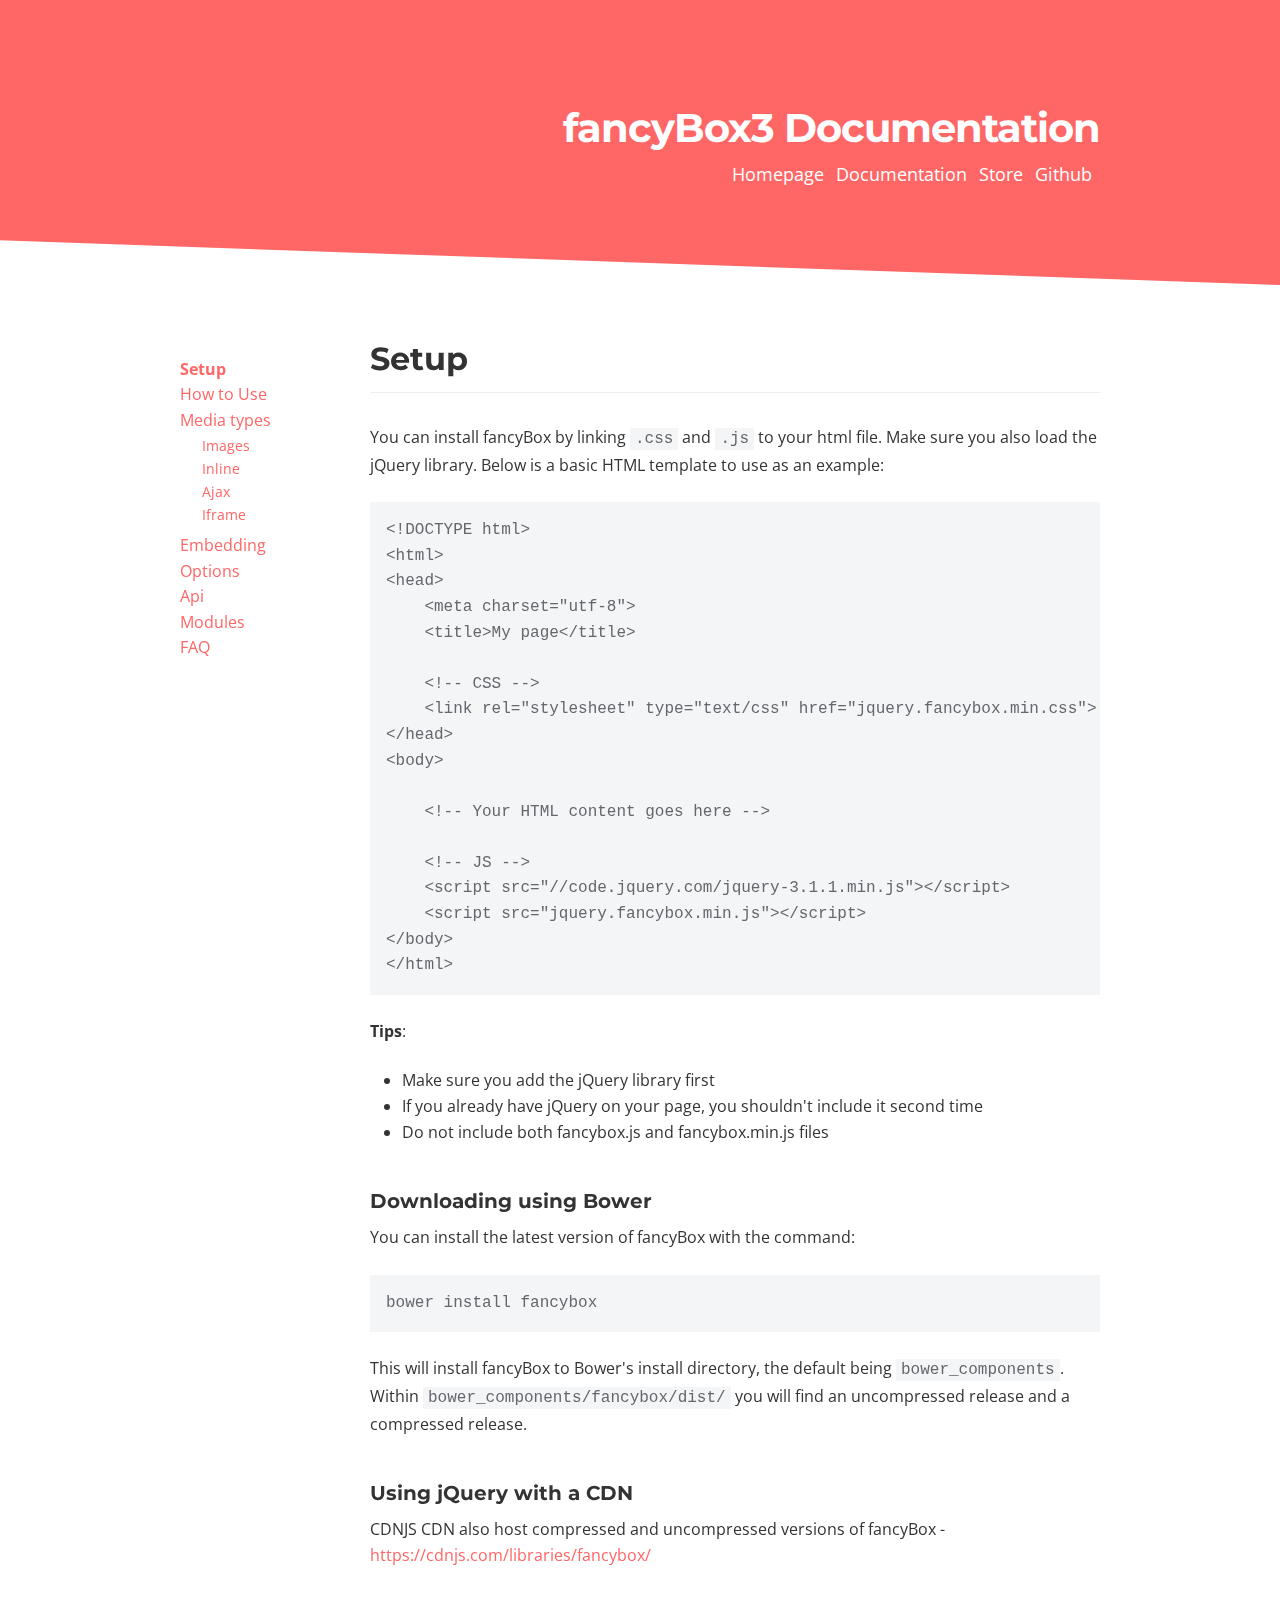
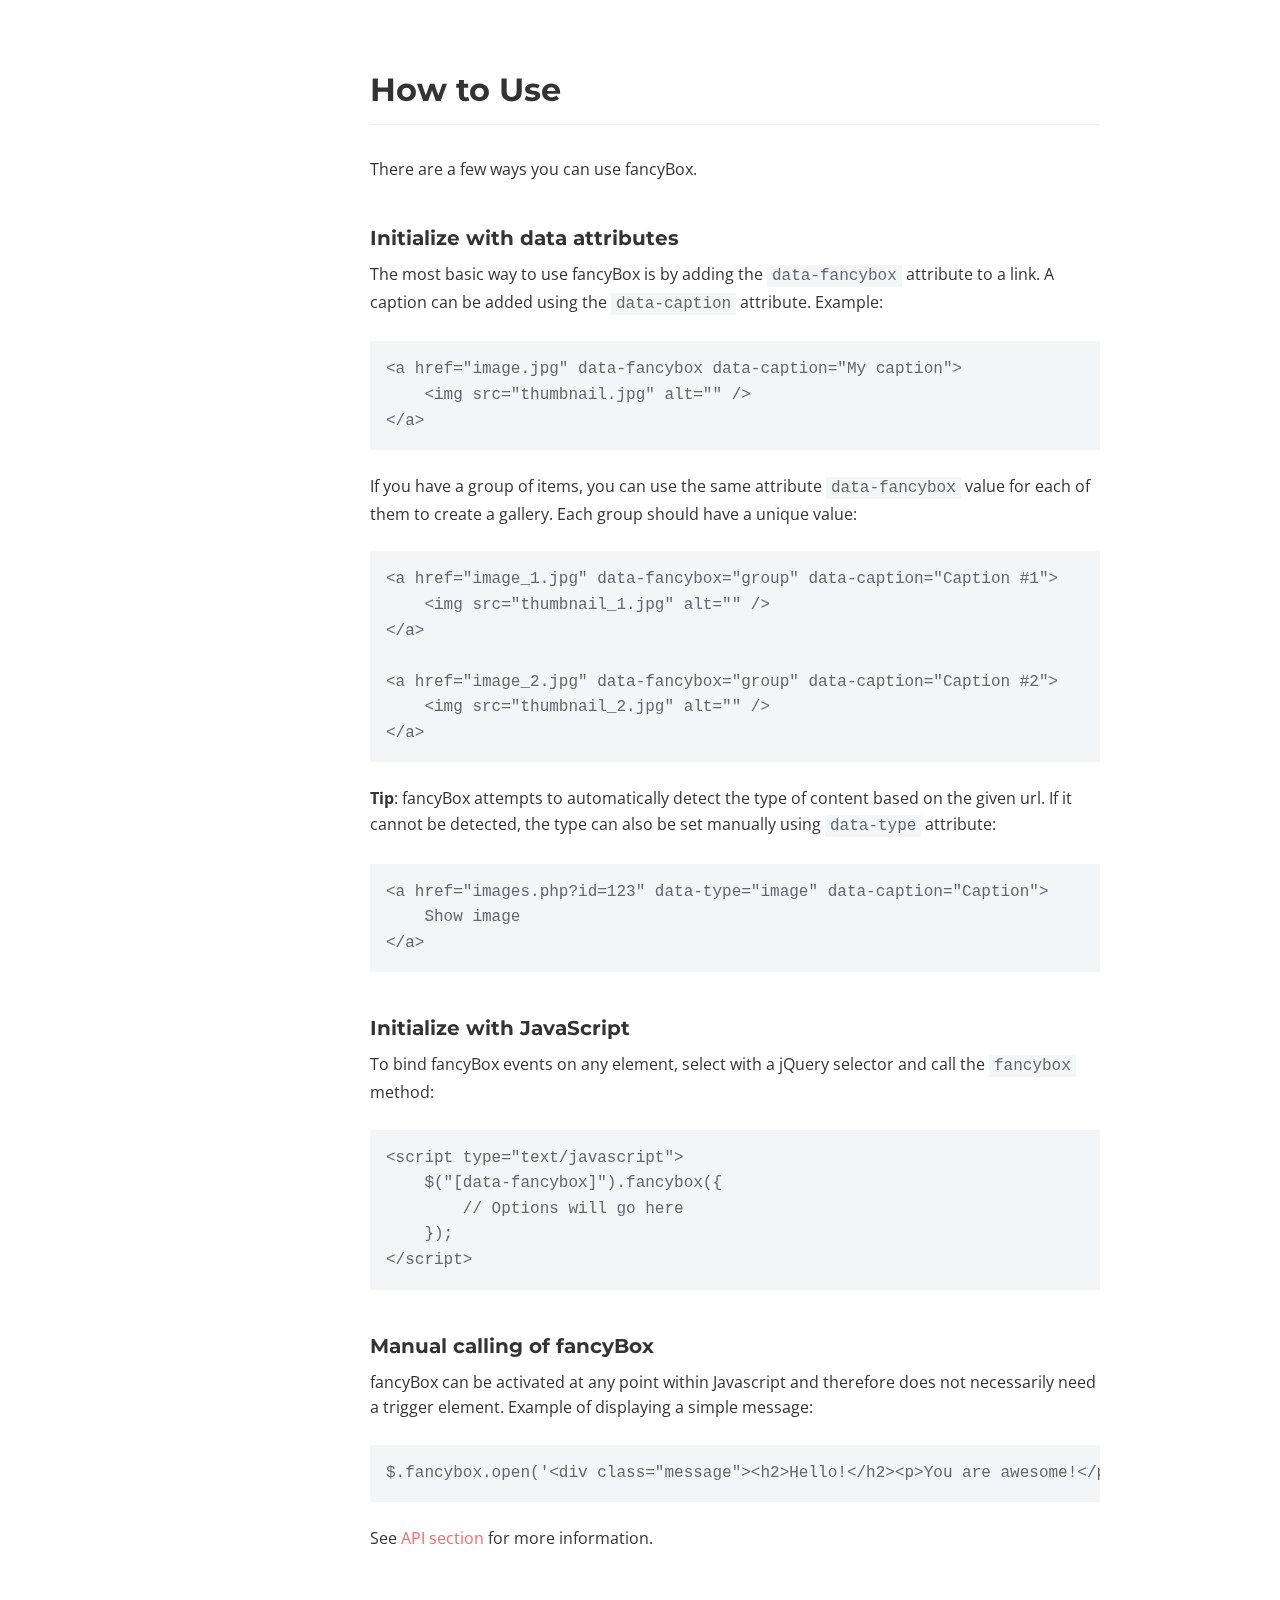
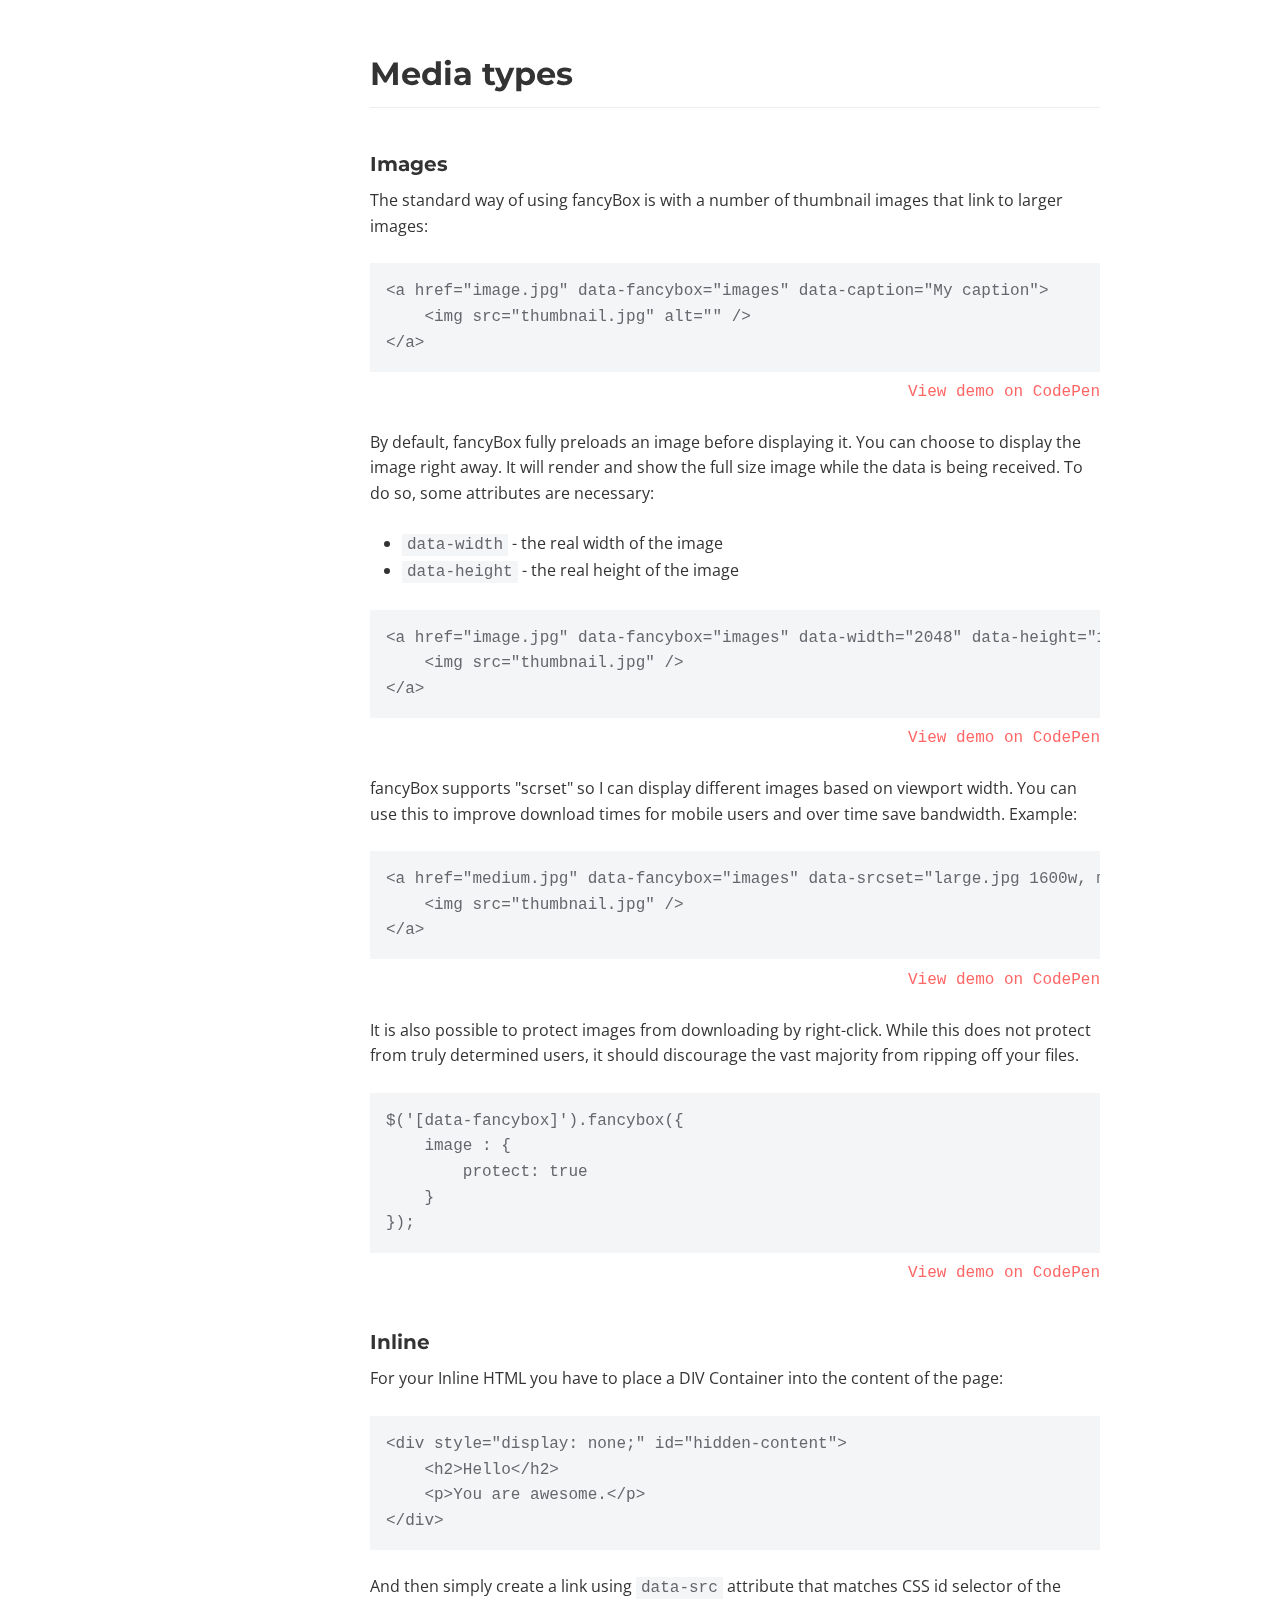
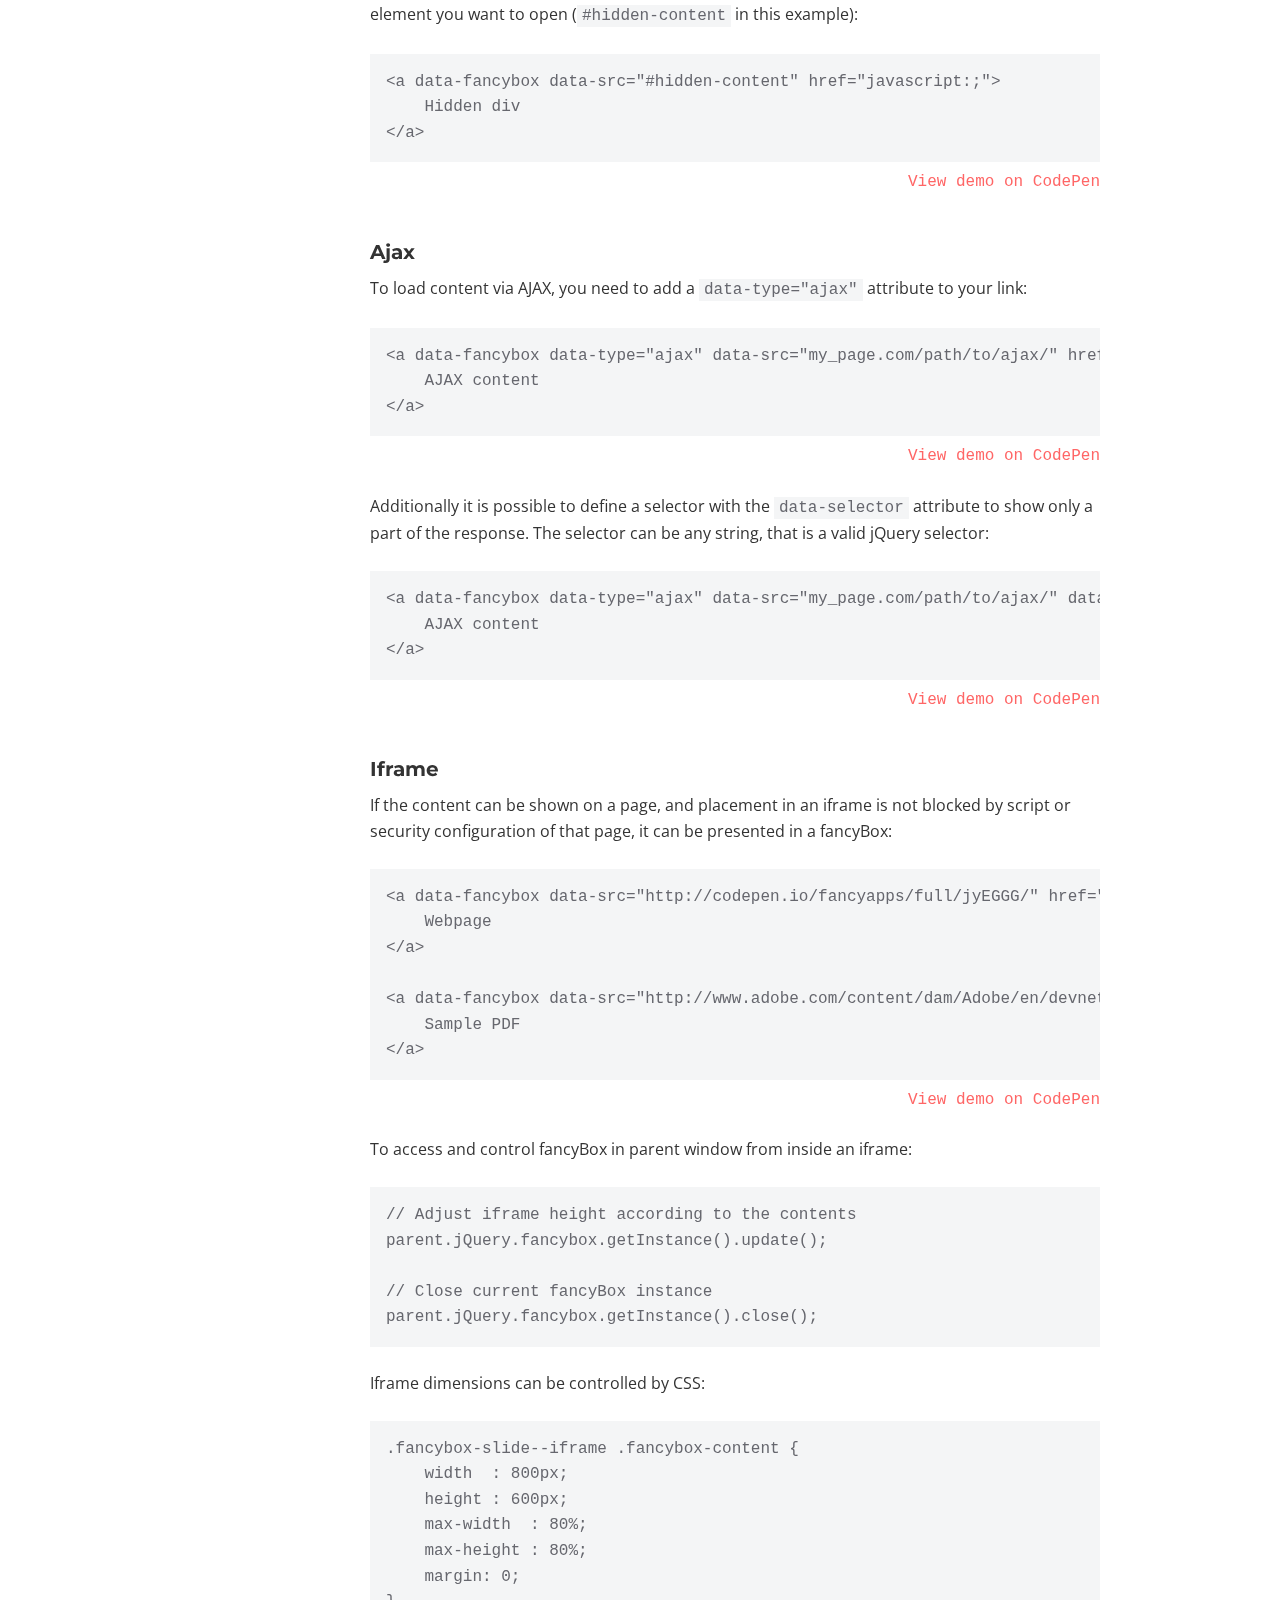
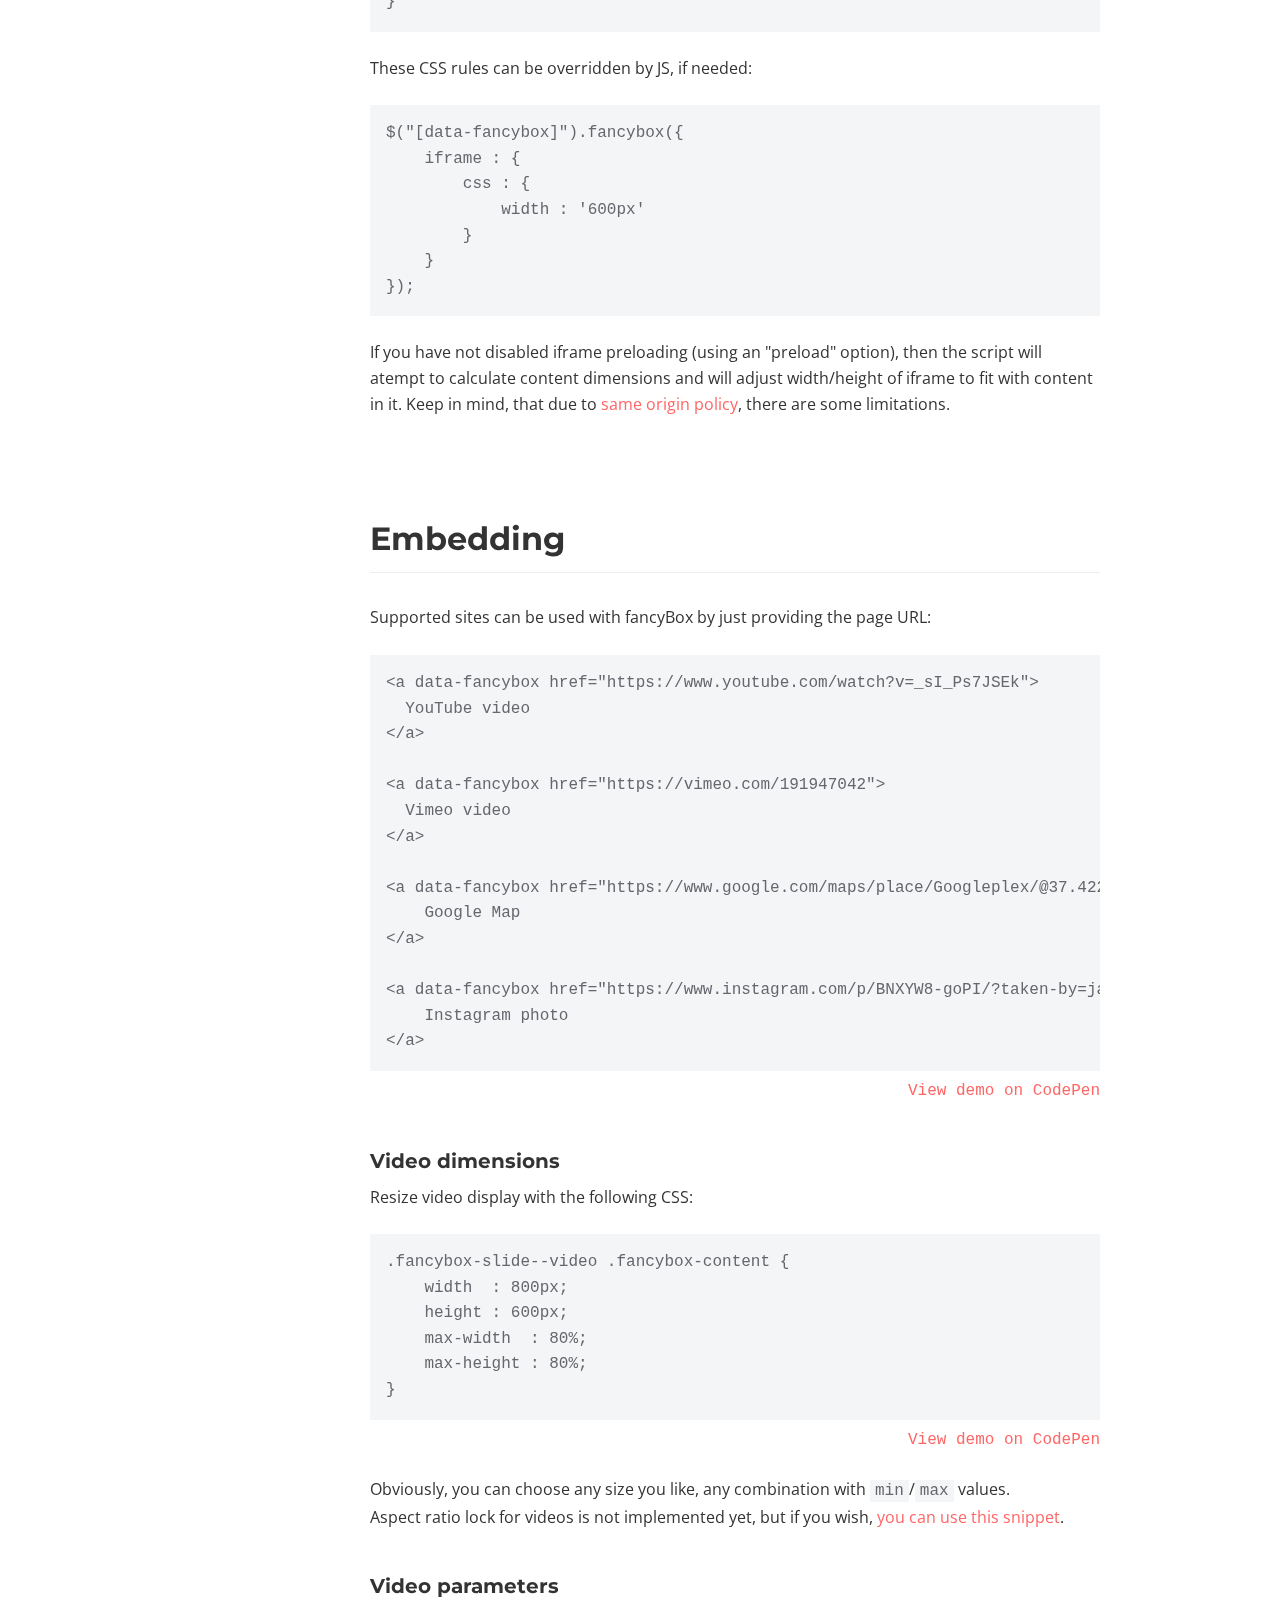
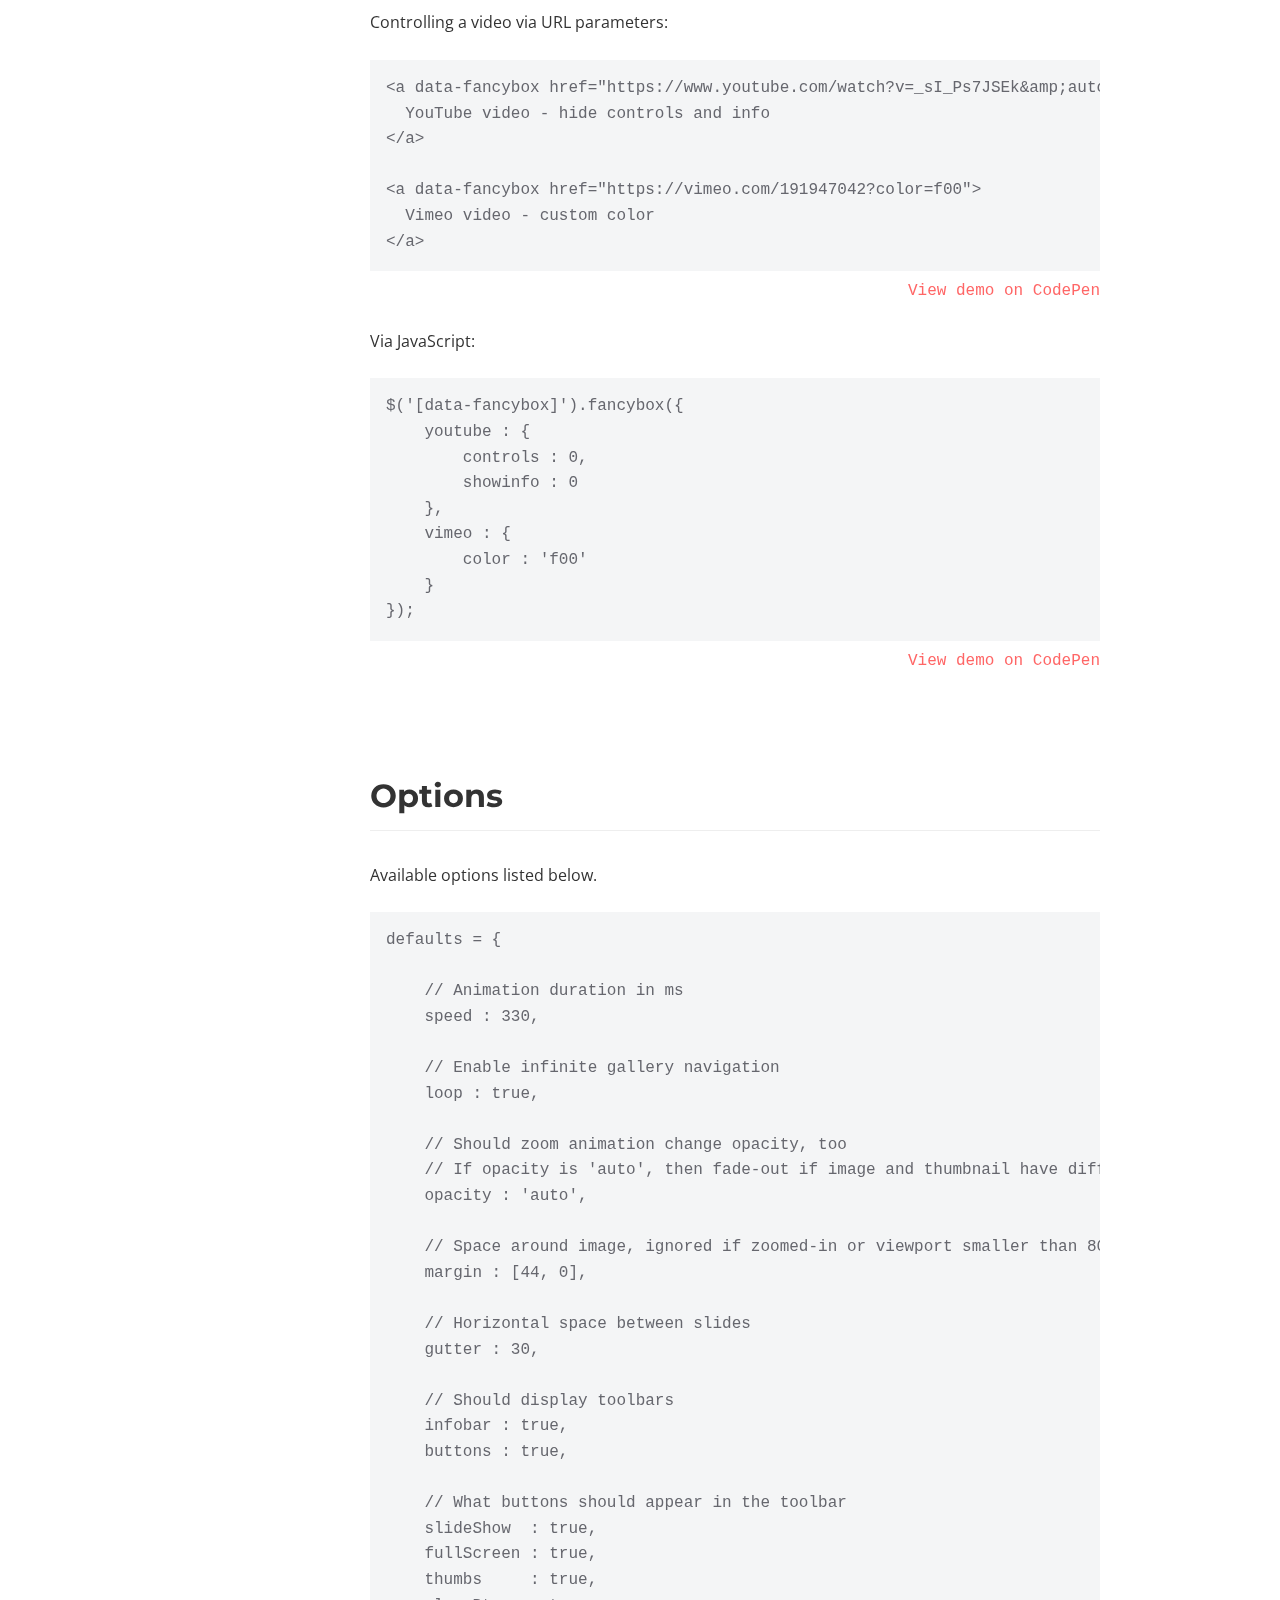
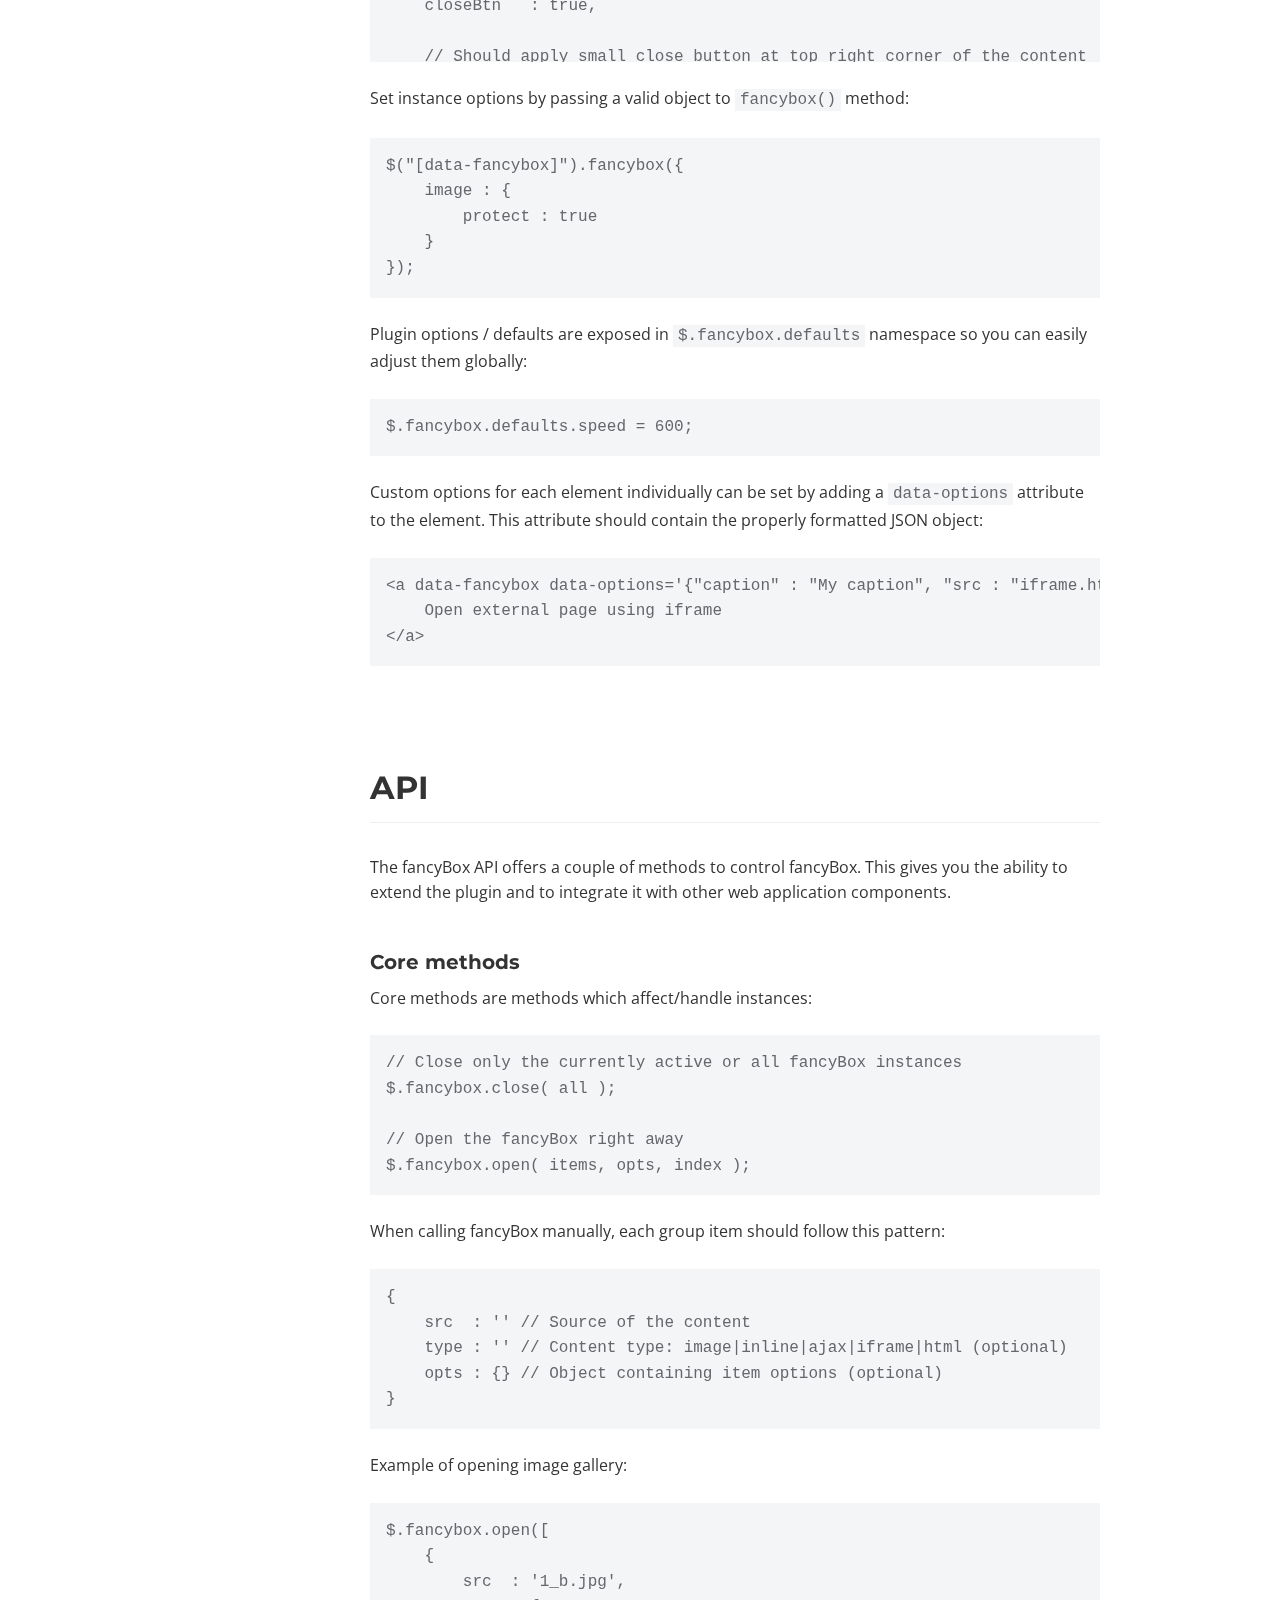
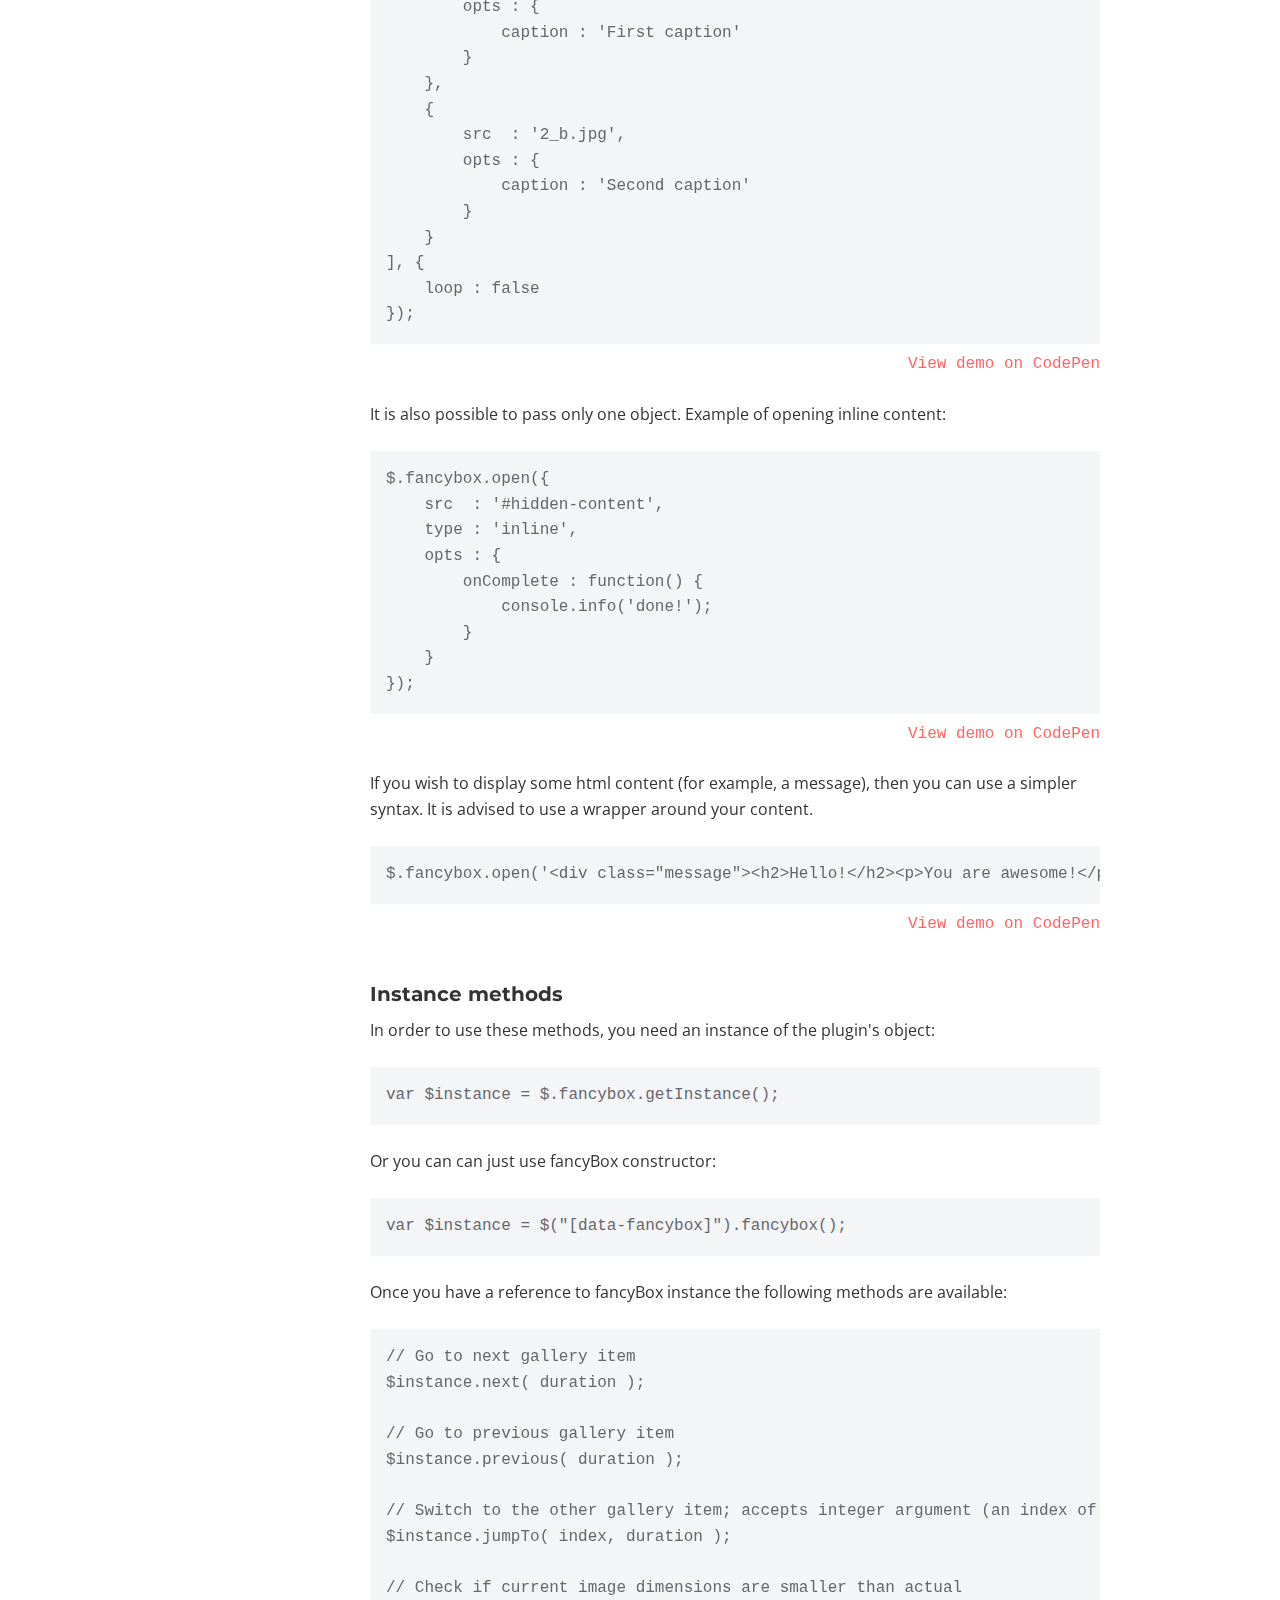
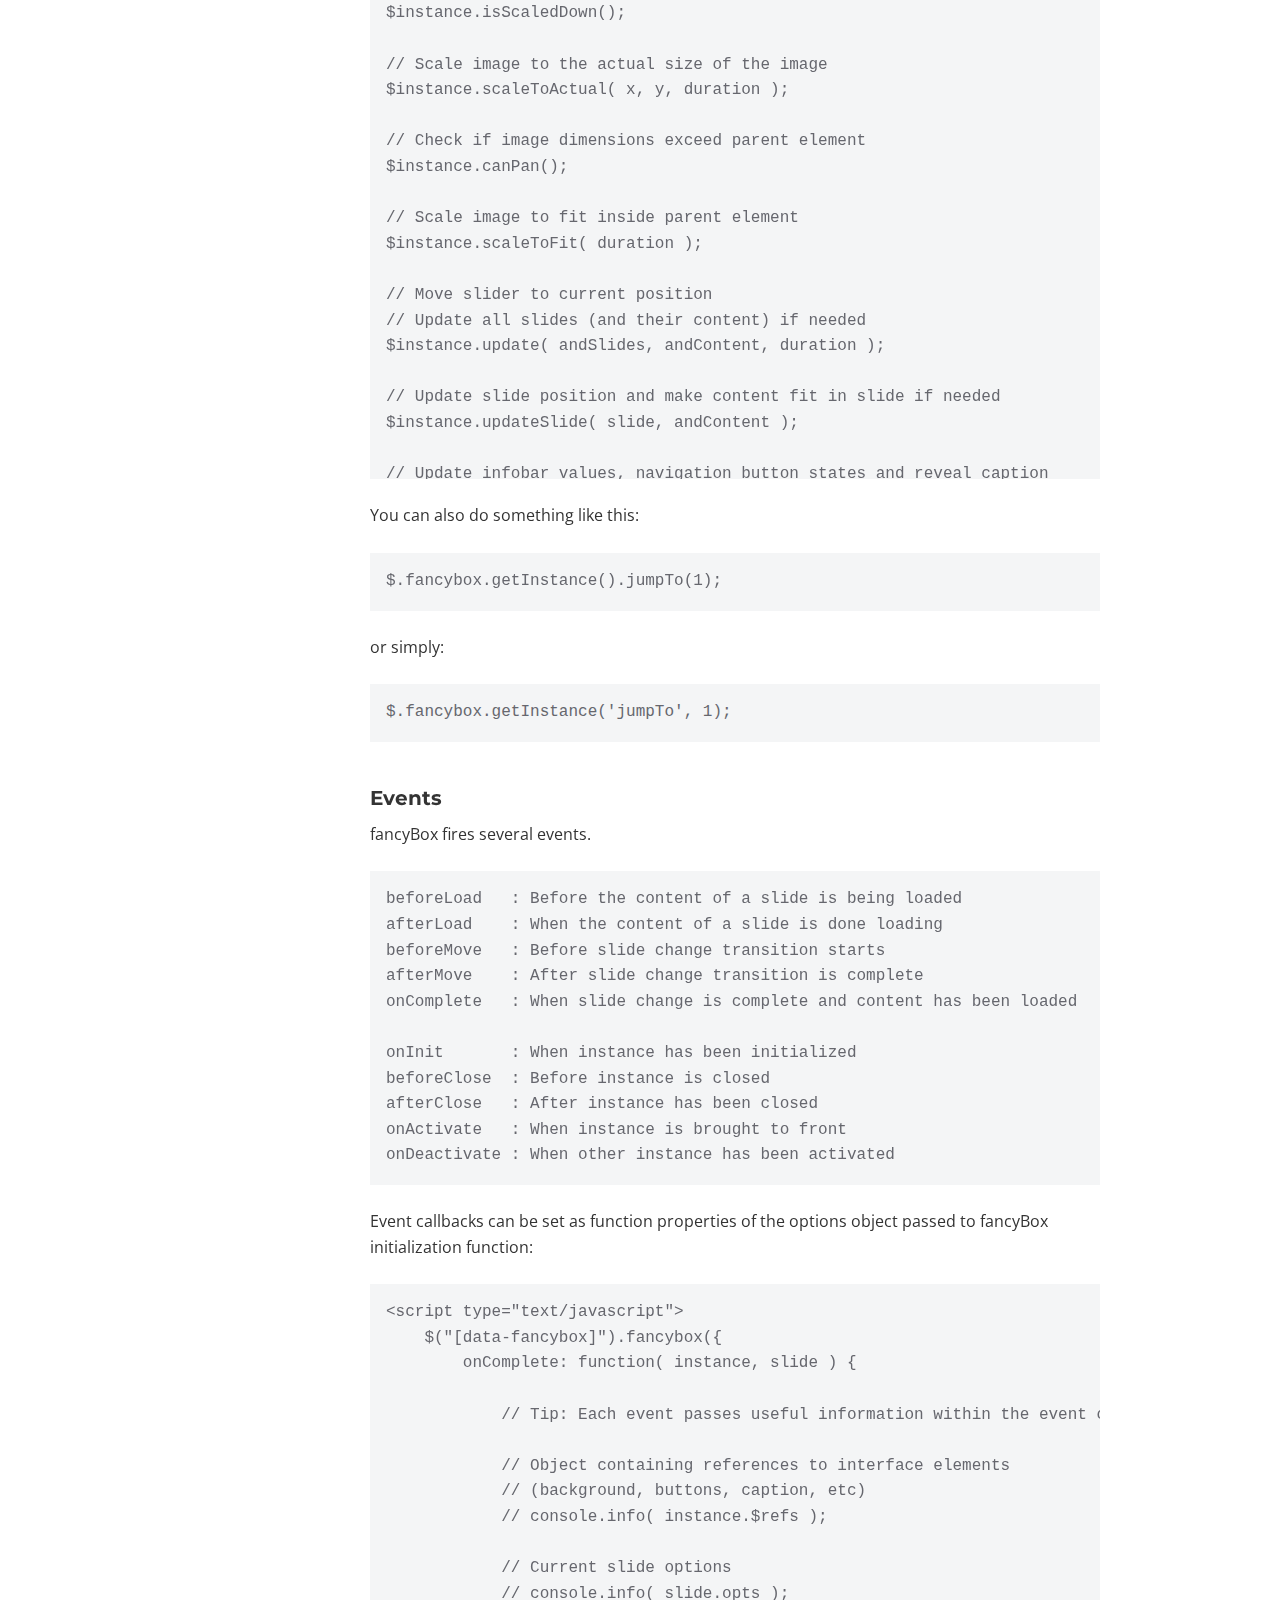
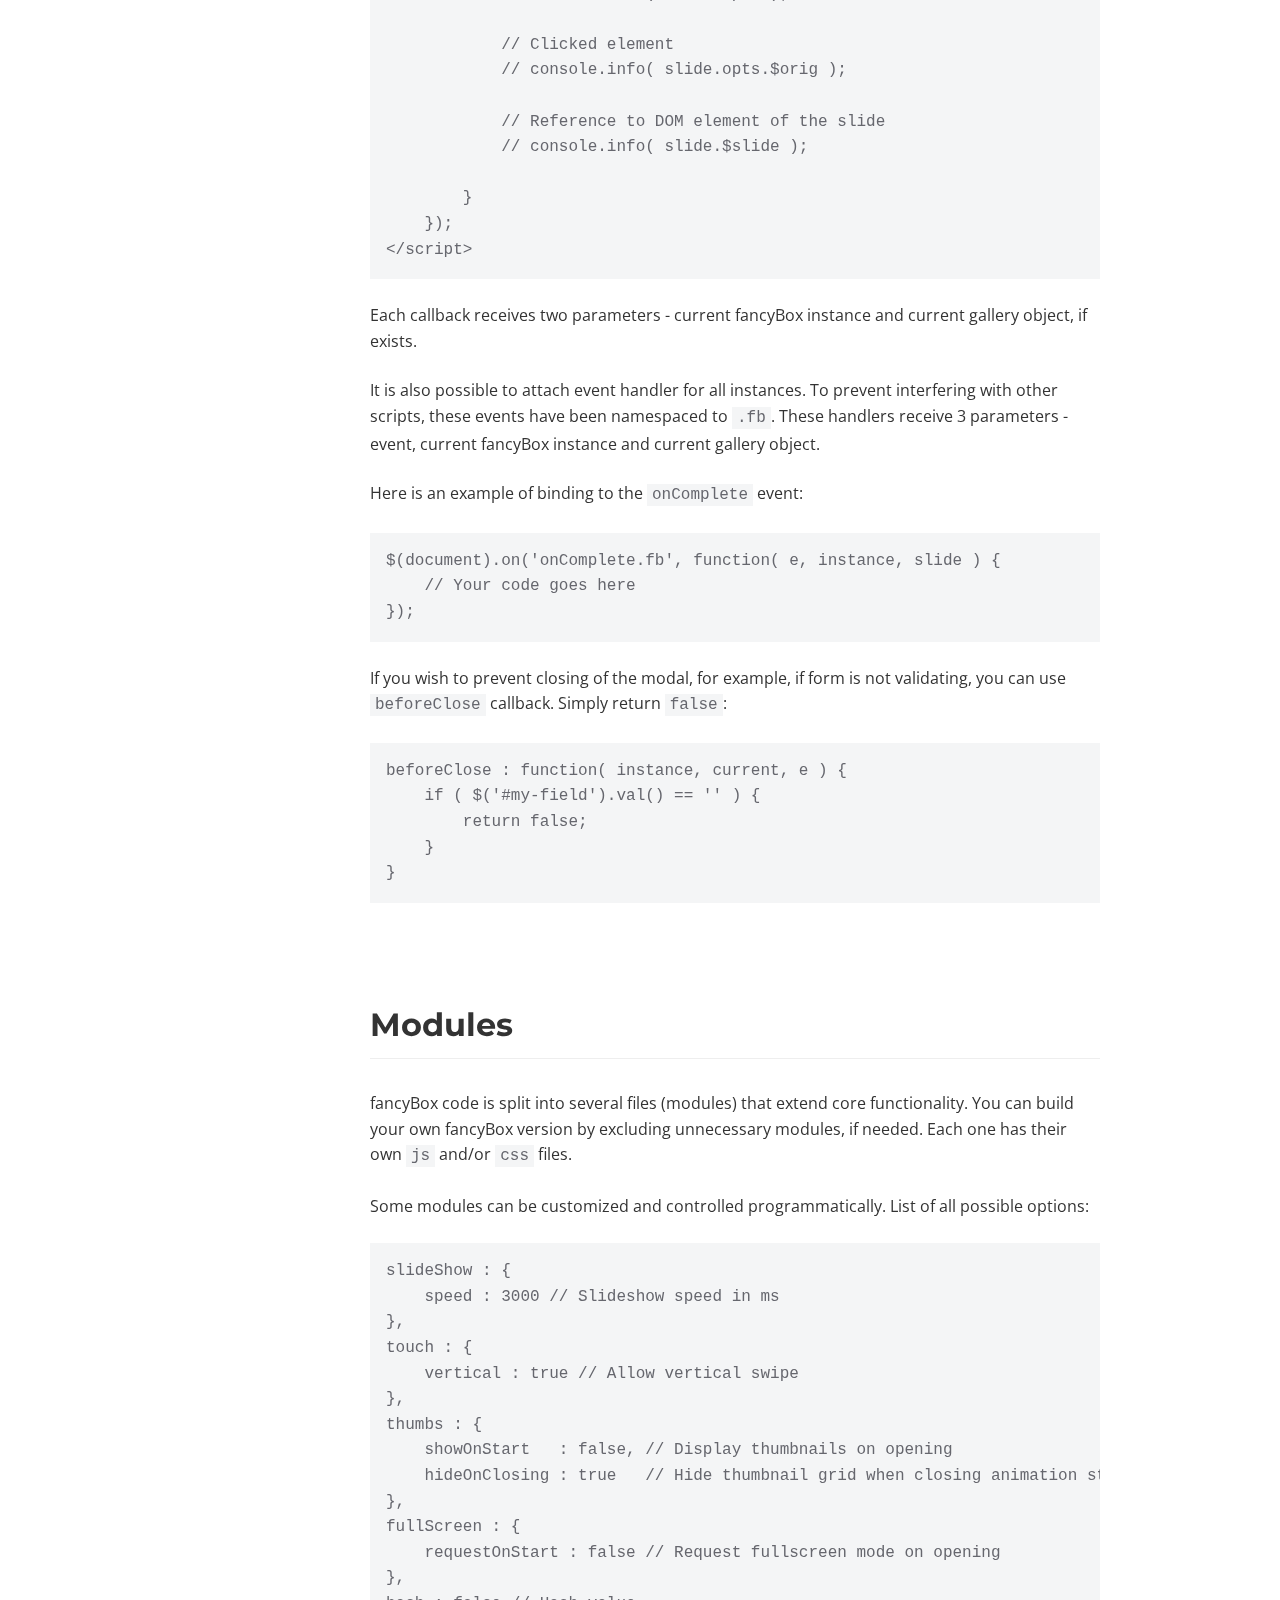
<file: js/fancybox-3.0/docs/index.html>
<!doctype html>
<html>
<head>
	<title>fancyBox - touch enabled, responsive and fully customizable lightbox script</title>

	<meta name="viewport" content="user-scalable=no, width=device-width, initial-scale=1.0, maximum-scale=1.0">
	<meta content="text/html;charset=utf-8" http-equiv="Content-Type">

	<link href="https://fonts.googleapis.com/css?family=Montserrat:400,700|Open+Sans:400,700" rel="stylesheet" />

	<script src="//code.jquery.com/jquery-3.1.1.min.js"></script>

	<style>
		/* Reset */

		html, body, div, span, applet, object, iframe, h1, h2, h3, h4, h5, h6, p, blockquote, pre, a, abbr, acronym, address, big, cite, code, del, dfn, em, img, ins, kbd, q, s, samp, small, strike, strong, sub, sup, tt, var, b, u, i, center, dl, dt, dd, ol, ul, li, fieldset, form, label, legend, table, caption, tbody, tfoot, thead, tr, th, td, article, aside, canvas, details, embed, figure, figcaption, footer, header, hgroup, menu, nav, output, ruby, section, summary, time, mark, audio, video {
			margin: 0;
			padding: 0;
			border: 0;
			font-size: 100%;
			font: inherit;
			vertical-align: baseline;
		}

		html {
		 	box-sizing: border-box;
		}

		*, *:before, *:after {
		 	box-sizing: inherit;
		}

		article, aside, details, figcaption, figure, footer, header, hgroup, menu, nav, section {
			display: block;
		}

		table {
			border-collapse: collapse;
			border-spacing: 0;
		}

		/* Common styling */

		body {
			-webkit-text-size-adjust: none;
			font-family: 'Open Sans', 'Helvetica Neue', Helvetica, Arial, sans-serif;
			font-size: 16px;
			line-height: 1.6;
			color: #333;
		}

		h1, h2, h3 {
			font-family: 'Montserrat', 'Helvetica Neue', Helvetica, Arial, sans-serif;
			font-weight: 700;
			color: #333;
		}

		a {
			color: #FF6666;
			text-decoration: none;
		}

		a:hover {
			text-decoration: underline;
		}

		a.active {
			font-weight: bold;
		}

		h1, h2, h3 {
		    font-family: 'Montserrat', sans-serif;
		    font-weight: 700;
		    color: #333;
		}

		h1 {
			font-size: 2.5em;
			font-weight: bold;
			letter-spacing: -1px;
		}

		h1 a:hover {
			text-decoration: none;
		}

		h2 {
			margin: 3em 0 1em 0;
			padding-bottom: 0.25em;
			font-size: 2em;
			border-bottom: 1px solid #eee;
		}

		h2:first-of-type {
			margin-top: 0;
		}

		h3 {
			margin-top: 2em;
			font-size: 1.25em;
		}

		b {
			font-weight: 700;
		}

		p {
			margin: 0.5em 0 1.5em 0;
		}

		p:last-child {
			margin-bottom: 0;
		}

		ul {
		    padding-left: 2em;
		    margin: 0.5em 0 1.5em 0;
		}

		pre, code, .demo {
			font-family: Consolas,"Liberation Mono",Courier,monospace;
		}

		pre, code {
			background: #F4F5F6;
			color: #66676E;
		}

		pre {
			padding: 1em;
			margin-bottom: 1.5em;
			overflow: auto;
			max-height: calc(100vh - 150px);
			-moz-tab-size: 4;
			tab-size: 4;
		}

		code {
			padding: 2px 5px;
		}

		pre code {
			padding: 0;
		}

		.demo {
			margin-top: -1em;
			text-align: right;
		}


		/* Layout */

		header {
			position: relative;
			padding: 6em 0 6em 0;
			margin-bottom: 3em;
			background: #FF6666;
			color: #fff;
			text-align: right;
		}

		header:before {
			content: '';
			position: absolute;
			left: 0;
			right: 0;
			top: 100%;
			height: 500px;
			background: #fff;
			-webkit-transform-origin: right;
			    -ms-transform-origin: right;
			       transform-origin: right;
			-webkit-transform: skewY(2deg);
			    -ms-transform: skewY(2deg);
			        transform: skewY(2deg);
		}

		.content {
			position: relative;
			max-width: 1020px;
			margin: 0 auto;
			padding: 0 50px;
		}

		section .content {
			padding-left: 240px;
		}

		footer .content {
			padding: 6em 50px 3em 240px;
		}

		aside {
			position: absolute;
			top: 0;
			left : 50px;
			width: 200px;
		}

		/* Header */

		header h1, header h1 a {
			color: #fff;
		}

		header ul {
			margin: 0;
			padding: 0;
			list-style: none;
		}

		header ul li {
			display: inline-block;
			margin-right: 0.5em;
		}

		header ul li a {
			font-size: 1.125em;
			color: #fff;
		}

		/* Sidebar */

		aside ul {
			position: relative;;
			top: 0;
			list-style: none;
			padding: 1.5em 0;
			margin: 0;
		}

		aside ul ul {
			padding: 0 0 0.5em 1.5em;
			font-size: 90%;
		}

		@media all and (max-width: 800px) {

			aside {
				position: relative;
				left: 0;
			}

			.content {
				padding: 0 25px;
			}

			section .content,
			footer .content {
				padding-left: 25px;
			}

		}

	</style>
</head>
<body>

	<header>
		<div class="content">
			<h1><a href="http://fancyapps.com/fancybox/3/">fancyBox3</a> Documentation</h1>

			<ul>
				<li><a href="http://fancyapps.com/fancybox/3/">Homepage</a></li>
				<li><a href="http://fancyapps.com/fancybox/3/docs/">Documentation</a></li>
				<li><a href="http://fancyapps.com/store/">Store</a></li>
				<li><a href="https://github.com/fancyapps/fancybox">Github</a></li>
			</ul>
		</div>
	</header>

	<section>
		<div class="content">

			<aside>
				<ul class="sticky">
					<li><a href="#setup">Setup</a></li>
					<li><a href="#usage">How to Use</a></li>
					<li>
						<a href="#media_types">Media types</a>

						<ul>
							<li><a href="#images">Images</a></li>
							<li><a href="#inline">Inline</a></li>
							<li><a href="#ajax">Ajax</a></li>
							<li><a href="#iframe">Iframe</a></li>
						</ul>
					</li>
					<li><a href="#embedding">Embedding</a></li>
					<li><a href="#options">Options</a></li>
					<li><a href="#api">Api</a></li>
					<li><a href="#modules">Modules</a></li>
					<li><a href="#faq">FAQ</a></li>
				</ul>
			</aside>

<!--

	Setup
	=====

-->
			<h2 id="setup">Setup</h2>

			<p>
				You can install fancyBox by linking <code>.css</code> and <code>.js</code> to your html file.

				Make sure you also load the jQuery library.
				Below is a basic HTML template to use as an example:
			</p>

			<pre>&lt;!DOCTYPE html&gt;
&lt;html&gt;
&lt;head&gt;
	&lt;meta charset=&quot;utf-8&quot;&gt;
	&lt;title&gt;My page&lt;/title&gt;

	&lt;!-- CSS --&gt;
	&lt;link rel=&quot;stylesheet&quot; type=&quot;text/css&quot; href=&quot;jquery.fancybox.min.css&quot;&gt;
&lt;/head&gt;
&lt;body&gt;

	&lt;!-- Your HTML content goes here --&gt;

	&lt;!-- JS --&gt;
	&lt;script src=&quot;//code.jquery.com/jquery-3.1.1.min.js&quot;&gt;&lt;/script&gt;
	&lt;script src=&quot;jquery.fancybox.min.js&quot;&gt;&lt;/script&gt;
&lt;/body&gt;
&lt;/html&gt;
</pre>

			<p><b>Tips</b>:</p>

			<ul>
				<li>Make sure you add the jQuery library first</li>
				<li>If you already have jQuery on your page, you shouldn't include it second time</li>
				<li>Do not include both fancybox.js and fancybox.min.js files</li>
			</ul>

			<h3>Downloading using Bower</h3>

			<p>
				You can install the latest version of fancyBox with the command:
			</p>


			<pre><code>bower install fancybox</code></pre>

			<p>
				This will install fancyBox to Bower's install directory, the default being <code>bower_components</code>. <br />
				Within <code>bower_components/fancybox/dist/</code> you will find an uncompressed release and a compressed release.
			</p>

			<h3>Using jQuery with a CDN</h3>
			
			<p>
				CDNJS CDN also host compressed and uncompressed versions of fancyBox - <br />
				<a href="https://cdnjs.com/libraries/fancybox/" target="_blank">https://cdnjs.com/libraries/fancybox/</a>

			</p>
<!--

	How To Use
	==========

-->
			<h2 id="usage">How to Use</h2>

			<p>
				There are a few ways you can use fancyBox.
			</p>


			<h3>Initialize with data attributes</h3>

			<p>
				The most basic way to use fancyBox is by adding the <code>data-fancybox</code> attribute to a link.
				A caption can be added using the <code>data-caption</code> attribute. Example:
			</p>

			<pre>&lt;a href="image.jpg" data-fancybox data-caption="My caption"&gt;
	&lt;img src="thumbnail.jpg" alt="" /&gt;
&lt;/a&gt;</pre>

			<p>
				If you have a group of items, you can use the same attribute <code>data-fancybox</code> value for each of them to create a gallery.
				Each group should have a unique value:
			</p>

			<pre>&lt;a href="image_1.jpg" data-fancybox="group" data-caption="Caption #1"&gt;
	&lt;img src="thumbnail_1.jpg" alt="" /&gt;
&lt;/a&gt;

&lt;a href="image_2.jpg" data-fancybox="group" data-caption="Caption #2"&gt;
	&lt;img src="thumbnail_2.jpg" alt="" /&gt;
&lt;/a&gt;
</pre>

			<p>
				<b>Tip</b>:

				fancyBox attempts to automatically detect the type of content based on the given url.

				If it cannot be detected, the type can also be set manually using <code>data-type</code> attribute:

				<pre>&lt;a href="images.php?id=123" data-type="image" data-caption="Caption"&gt;
	Show image
&lt;/a&gt;</pre>
			</p>



			<h3>Initialize with JavaScript</h3>

			<p>
				To bind fancyBox events on any element, select with a jQuery selector and call the <code>fancybox</code> method:
			</p>

			<pre><code>&lt;script type=&quot;text/javascript&quot;&gt;
	$(&quot;[data-fancybox]&quot;).fancybox({
		// Options will go here
	});
&lt;/script&gt;</code></pre>


			<h3>Manual calling of fancyBox</h3>

			<p>
				fancyBox can be activated at any point within Javascript and therefore does not necessarily need a trigger element.

				Example of displaying a simple message:
			</p>

			<pre><code>$.fancybox.open('&lt;div class=&quot;message&quot;&gt;&lt;h2&gt;Hello!&lt;/h2&gt;&lt;p&gt;You are awesome!&lt;/p&gt;&lt;/div&gt;');</code></pre>

			<p>
				See <a href="#api">API section</a> for more information.
			</p>

<!--

	Examples
	=========

-->
			<h2 id="media_types">Media types</h2>


			<h3 id="images">Images</h3>

			<p>
				The standard way of using fancyBox is with a number of thumbnail images that link to larger images:
			</p>

			<pre><code>&lt;a href="image.jpg" data-fancybox="images" data-caption="My caption"&gt;
	&lt;img src="thumbnail.jpg" alt="" /&gt;
&lt;/a&gt;</code></pre>

			<p class="demo">
				<a href="http://codepen.io/fancyapps/pen/jyEGGG/?editors=1000" target="_blank">View demo on CodePen</a>
			</p>

			<p>
				By default, fancyBox fully preloads an image before displaying it.
				You can choose to display the image right away.
				It will render and show the full size image while the data is being received.
				To do so, some attributes are necessary:
			</p>

			<ul>
				<li><code>data-width</code>  - the real width of the image</li>
				<li><code>data-height</code> - the real height of the image</li>
			</ul>

			<pre><code>&lt;a href=&quot;image.jpg&quot; data-fancybox=&quot;images&quot; data-width=&quot;2048&quot; data-height=&quot;1365&quot;&gt;
    &lt;img src=&quot;thumbnail.jpg&quot; /&gt;
&lt;/a&gt;</code></pre>
			<p class="demo">
				<a href="http://codepen.io/fancyapps/pen/wgBrXd?editors=1000" target="_blank">View demo on CodePen</a>
			</p>

			<p>
				fancyBox supports "scrset" so I can display different images based on viewport width. You can use this to improve download times for mobile users and over time save bandwidth.
				Example:
			</p>

			<pre><code>&lt;a href=&quot;medium.jpg&quot; data-fancybox=&quot;images&quot; data-srcset=&quot;large.jpg 1600w, medium.jpg 1200w, small.jpg 640w&quot;&gt;
	&lt;img src=&quot;thumbnail.jpg&quot; /&gt;
&lt;/a&gt;</code></pre>
			<p class="demo">
				<a href="https://codepen.io/fancyapps/pen/bqbpbO?editors=1000" target="_blank">View demo on CodePen</a>
			</p>

			<p>
				It is also possible to protect images from downloading by right-click.
				While this does not protect from truly determined users, it should discourage the vast majority from ripping off your files.
			</p>

			<pre><code>$('[data-fancybox]').fancybox({
	image : {
		protect: true
	}
});</code></pre>
			<p class="demo">
				<a href="http://codepen.io/fancyapps/pen/RKKqLx?editors=1010" target="_blank">View demo on CodePen</a>
			</p>


			<h3 id="inline">Inline</h3>

			<p>
				For your Inline HTML you have to place a DIV Container into the content of the page:
			</p>

			<pre><code>&lt;div style=&quot;display: none;&quot; id=&quot;hidden-content&quot;&gt;
	&lt;h2&gt;Hello&lt;/h2&gt;
	&lt;p&gt;You are awesome.&lt;/p&gt;
&lt;/div&gt;</code></pre>

			<p>
				And then simply create a link using <code>data-src</code> attribute that matches CSS id selector of the element you want to open (<code>#hidden-content</code> in this example):
			</p>

			<pre><code>&lt;a data-fancybox data-src=&quot;#hidden-content&quot; href=&quot;javascript:;&quot;&gt;
	Hidden div
&lt;/a&gt;</code></pre>
			<p class="demo">
				<a href="http://codepen.io/fancyapps/pen/MJYOOd?editors=1000" target="_blank">View demo on CodePen</a>
			</p>

			<h3 id="ajax">Ajax</h3>

			<p>
				To load content via AJAX, you need to add a <code>data-type="ajax"</code> attribute to your link:
			</p>

			<pre><code>&lt;a data-fancybox data-type=&quot;ajax&quot; data-src=&quot;my_page.com/path/to/ajax/&quot; href=&quot;javascript:;&quot;&gt;
	AJAX content
&lt;/a&gt;</code></pre>
			<p class="demo">
				<a href="http://codepen.io/fancyapps/pen/JEoOvK?editors=1100" target="_blank">View demo on CodePen</a>
			</p>

			<p>
				Additionally it is possible to define a selector with the <code>data-selector</code> attribute to show only a part of the response. The selector can be any string, that is a valid jQuery selector:
			</p>

			<pre><code>&lt;a data-fancybox data-type=&quot;ajax&quot; data-src=&quot;my_page.com/path/to/ajax/&quot; data-selector=&quot;#two&quot; href=&quot;javascript:;&quot;&gt;
	AJAX content
&lt;/a&gt;
</code></pre>
			<p class="demo">
				<a href="http://codepen.io/fancyapps/pen/MJwWKz?editors=1100" target="_blank">View demo on CodePen</a>
			</p>

			<h3 id="iframe">Iframe</h3>

			<p>
				If the content can be shown on a page, and placement in an iframe is not blocked by script or security configuration of that page,
				it can be presented in a fancyBox:
			</p>

			<pre><code>&lt;a data-fancybox data-src=&quot;http://codepen.io/fancyapps/full/jyEGGG/&quot; href=&quot;javascript:;&quot;&gt;
	Webpage
&lt;/a&gt;

&lt;a data-fancybox data-src=&quot;http://www.adobe.com/content/dam/Adobe/en/devnet/acrobat/pdfs/pdf_open_parameters.pdf&quot; href=&quot;javascript:;&quot;&gt;
	Sample PDF
&lt;/a&gt;
</code></pre>
			<p class="demo">
				<a href="http://codepen.io/fancyapps/pen/BpymvO?editors=1000" target="_blank">View demo on CodePen</a>
			</p>


			<p>
				To access and control fancyBox in parent window from inside an iframe:
			</p>

			<pre><code>// Adjust iframe height according to the contents
parent.jQuery.fancybox.getInstance().update();

// Close current fancyBox instance
parent.jQuery.fancybox.getInstance().close();</code></pre>


			<p>
				Iframe dimensions can be controlled by CSS:
			</p>

			<pre><code>.fancybox-slide--iframe .fancybox-content {
	width  : 800px;
	height : 600px;
	max-width  : 80%;
	max-height : 80%;
	margin: 0;
}</code></pre>


			<p>
				These CSS rules can be overridden by JS, if needed:
			</p>

			<pre><code>$(&quot;[data-fancybox]&quot;).fancybox({
	iframe : {
		css : {
			width : '600px'
		}
	}
});</code></pre>


			<p>
				If you have not disabled iframe preloading (using an "preload" option), then the script will atempt to
				calculate content dimensions and will adjust width/height of iframe to fit with content in it.
				Keep in mind, that due to <a href="https://en.wikipedia.org/wiki/Same-origin_policy" target="_blank">same origin policy</a>,
				there are some limitations.
			</p>

<!--

	Embedding
	=======

-->
			<h2 id="embedding">Embedding</h2>

			<p>
				Supported sites can be used with fancyBox by just providing the page URL:
			</p>

			<pre><code>&lt;a data-fancybox href="https://www.youtube.com/watch?v=_sI_Ps7JSEk"&gt;
  YouTube video
&lt;/a&gt;

&lt;a data-fancybox href="https://vimeo.com/191947042"&gt;
  Vimeo video
&lt;/a&gt;

&lt;a data-fancybox href=&quot;https://www.google.com/maps/place/Googleplex/@37.4220041,-122.0833494,17z/data=!4m5!3m4!1s0x0:0x6c296c66619367e0!8m2!3d37.4219998!4d-122.0840572&quot;&gt;
	Google Map
&lt;/a&gt;

&lt;a data-fancybox href=&quot;https://www.instagram.com/p/BNXYW8-goPI/?taken-by=jamesrelfdyer&quot; data-caption=&quot;&lt;span title=&amp;quot;Edited&amp;quot;&gt;balloon rides at dawn ✨🎈&lt;br&gt;was such a magical experience floating over napa valley as the golden light hit the hills.&lt;br&gt;&lt;a href=&amp;quot;https://www.instagram.com/jamesrelfdyer/&amp;quot;&gt;@jamesrelfdyer&lt;/a&gt;&lt;/span&gt;&quot;&gt;
	Instagram photo
&lt;/a&gt;</code></pre>
			<p class="demo">
				<a href="http://codepen.io/fancyapps/pen/LxEOwL?editors=1000" target="_blank">View demo on CodePen</a>
			</p>

			<h3>Video dimensions</h3>

			<p>
				Resize video display with the following CSS:
			</p>

			<pre><code>.fancybox-slide--video .fancybox-content {
	width  : 800px;
	height : 600px;
	max-width  : 80%;
	max-height : 80%;
}</code></pre>
			<p class="demo">
				<a href="http://codepen.io/fancyapps/pen/PWZrzw?editors=1100" target="_blank">View demo on CodePen</a>
			</p>

			<p>
				Obviously, you can choose any size you like, any combination with <code>min</code>/<code>max</code> values.
				<br />
				Aspect ratio lock for videos is not implemented yet, but if you wish, <a href="http://codepen.io/fancyapps/pen/dNzaQq?editors=1010" target="_blank">you can use this snippet</a>.
			</p>



			<h3>Video parameters</h3>

			<p>
				Controlling a video via URL parameters:
			</p>

			<pre><code>&lt;a data-fancybox href=&quot;https://www.youtube.com/watch?v=_sI_Ps7JSEk&amp;amp;autoplay=1&amp;amp;rel=0&amp;amp;controls=0&amp;amp;showinfo=0&quot;&gt;
  YouTube video - hide controls and info
&lt;/a&gt;

&lt;a data-fancybox href=&quot;https://vimeo.com/191947042?color=f00&quot;&gt;
  Vimeo video - custom color
&lt;/a&gt;</code></pre>
			<p class="demo">
				<a href="http://codepen.io/fancyapps/pen/mRVNyO?editors=1000" target="_blank">View demo on CodePen</a>
			</p>


			<p>
				Via JavaScript:
			</p>

			<pre><code>$('[data-fancybox]').fancybox({
	youtube : {
		controls : 0,
		showinfo : 0
	},
	vimeo : {
		color : 'f00'
	}
});</code></pre>
			<p class="demo">
				<a href="http://codepen.io/fancyapps/pen/Qdyeyr?editors=1010" target="_blank">View demo on CodePen</a>
			</p>

<!--

	Options
	=======

-->
			<h2 id="options">Options</h2>

			<p>
				Available options listed below.
			</p>

			<pre>defaults = {

	// Animation duration in ms
	speed : 330,

	// Enable infinite gallery navigation
	loop : true,

	// Should zoom animation change opacity, too
	// If opacity is 'auto', then fade-out if image and thumbnail have different aspect ratios
	opacity : 'auto',

	// Space around image, ignored if zoomed-in or viewport smaller than 800px
	margin : [44, 0],

	// Horizontal space between slides
	gutter : 30,

	// Should display toolbars
	infobar : true,
	buttons : true,

	// What buttons should appear in the toolbar
	slideShow  : true,
	fullScreen : true,
	thumbs     : true,
	closeBtn   : true,

	// Should apply small close button at top right corner of the content
	// If 'auto' - will be set for content having type 'html', 'inline' or 'ajax'
	smallBtn : 'auto',

	image : {

		// Wait for images to load before displaying
		// Requires predefined image dimensions
		// If 'auto' - will zoom in thumbnail if 'width' and 'height' attributes are found
		preload : &quot;auto&quot;,

		// Protect an image from downloading by right-click
		protect : false

	},

	ajax : {

		// Object containing settings for ajax request
		settings : {

			// This helps to indicate that request comes from the modal
			// Feel free to change naming
			data : {
				fancybox : true
			}
		}

	},

	iframe : {

		// Iframe template
		tpl : '&lt;iframe id=&quot;fancybox-frame{rnd}&quot; name=&quot;fancybox-frame{rnd}&quot; class=&quot;fancybox-iframe&quot; frameborder=&quot;0&quot; vspace=&quot;0&quot; hspace=&quot;0&quot; webkitAllowFullScreen mozallowfullscreen allowFullScreen allowtransparency=&quot;true&quot; src=&quot;&quot;&gt;&lt;/iframe&gt;',

		// Preload iframe before displaying it
		// This allows to calculate iframe content width and height
		// (note: Due to &quot;Same Origin Policy&quot;, you can't get cross domain data).
		preload : true,

		// Scrolling attribute for iframe tag
		scrolling : 'no',

		// Custom CSS styling for iframe wrapping element
		css : {}

	},

	// Custom CSS class for layout
	baseClass : '',

	// Custom CSS class for slide element
	slideClass : '',

	// Base template for layout
	baseTpl	: '&lt;div class=&quot;fancybox-container&quot; role=&quot;dialog&quot; tabindex=&quot;-1&quot;&gt;' +
			'&lt;div class=&quot;fancybox-bg&quot;&gt;&lt;/div&gt;' +
			'&lt;div class=&quot;fancybox-controls&quot;&gt;' +
				'&lt;div class=&quot;fancybox-infobar&quot;&gt;' +
					'&lt;button data-fancybox-previous class=&quot;fancybox-button fancybox-button--left&quot; title=&quot;Previous&quot;&gt;&lt;/button&gt;' +
					'&lt;div class=&quot;fancybox-infobar__body&quot;&gt;' +
						'&lt;span class=&quot;js-fancybox-index&quot;&gt;&lt;/span&gt;&amp;nbsp;/&amp;nbsp;&lt;span class=&quot;js-fancybox-count&quot;&gt;&lt;/span&gt;' +
					'&lt;/div&gt;' +
					'&lt;button data-fancybox-next class=&quot;fancybox-button fancybox-button--right&quot; title=&quot;Next&quot;&gt;&lt;/button&gt;' +
				'&lt;/div&gt;' +
				'&lt;div class=&quot;fancybox-buttons&quot;&gt;' +
					'&lt;button data-fancybox-close class=&quot;fancybox-button fancybox-button--close&quot; title=&quot;Close (Esc)&quot;&gt;&lt;/button&gt;' +
				'&lt;/div&gt;' +
			'&lt;/div&gt;' +
			'&lt;div class=&quot;fancybox-slider-wrap&quot;&gt;' +
				'&lt;div class=&quot;fancybox-slider&quot;&gt;&lt;/div&gt;' +
			'&lt;/div&gt;' +
			'&lt;div class=&quot;fancybox-caption-wrap&quot;&gt;&lt;div class=&quot;fancybox-caption&quot;&gt;&lt;/div&gt;&lt;/div&gt;' +
		'&lt;/div&gt;',

	// Loading indicator template
	spinnerTpl : '&lt;div class=&quot;fancybox-loading&quot;&gt;&lt;/div&gt;',

	// Error message template
	errorTpl : '&lt;div class=&quot;fancybox-error&quot;&gt;&lt;p&gt;The requested content cannot be loaded. &lt;br /&gt; Please try again later.&lt;p&gt;&lt;/div&gt;',

	// This will be appended to html content, if &quot;smallBtn&quot; option is not set to false
	closeTpl : '&lt;button data-fancybox-close class=&quot;fancybox-close-small&quot;&gt;&lt;/button&gt;',

	// Container is injected into this element
	parentEl : 'body',

	// Enable gestures (tap, zoom, pan and pinch)
	touch : true,

	// Enable keyboard navigation
	keyboard : true,

	// Try to focus on first focusable element after opening
	focus : true,

	// Close when clicked outside of the content
	closeClickOutside : true,

	// Callbacks; See Documentation/API/Events for description and samples
	beforeLoad	 : $.noop,
	afterLoad    : $.noop,
	beforeMove 	 : $.noop,
	afterMove    : $.noop,
	onComplete	 : $.noop,

	onInit       : $.noop,
	beforeClose	 : $.noop,
	afterClose	 : $.noop,
	onActivate   : $.noop,
	onDeactivate : $.noop
}
</pre>


				<p>
					Set instance options by passing a valid object to <code>fancybox()</code> method:
				</p>

				<pre><code>$(&quot;[data-fancybox]&quot;).fancybox({
	image : {
		protect : true
	}
});</code></pre>


				<p>
					Plugin options / defaults are exposed in <code>$.fancybox.defaults</code> namespace so you can easily adjust them globally:

				</p>

				<pre><code>$.fancybox.defaults.speed = 600;</code></pre>

				<p>
					Custom options for each element individually can be set by adding a <code>data-options</code>
					attribute to the element.

					This attribute should contain the properly formatted JSON object:
				</p>

				<pre><code>&lt;a data-fancybox data-options='{&quot;caption&quot; : &quot;My caption&quot;, &quot;src : &quot;iframe.html&quot;}' href=&quot;javascript:;&quot;&gt;
	Open external page using iframe
&lt;/a&gt;</code></pre>



<!--

API
===

-->
				<h2 id="api">API</h2>

				<p>
					The fancyBox API offers a couple of methods to control fancyBox.

					This gives you the ability to extend the plugin and to integrate it with other web application components.
				</p>

				<h3 id="core_methods">Core methods</h3>

				<p>
					Core methods are methods which affect/handle instances:
				</p>


				<pre><code>// Close only the currently active or all fancyBox instances
$.fancybox.close( all );

// Open the fancyBox right away
$.fancybox.open( items, opts, index );
</code></pre>


				<p>
					When calling fancyBox manually, each group item should follow this pattern:
				</p>

				<pre><code>{
	src  : '' // Source of the content
	type : '' // Content type: image|inline|ajax|iframe|html (optional)
	opts : {} // Object containing item options (optional)
}
</code></pre>


				<p>
					Example of opening image gallery:
				</p>

				<pre><code>$.fancybox.open([
	{
		src  : '1_b.jpg',
		opts : {
			caption : 'First caption'
		}
	},
	{
		src  : '2_b.jpg',
		opts : {
			caption : 'Second caption'
		}
	}
], {
	loop : false
});</code></pre>
				<p class="demo">
					<a href="http://codepen.io/fancyapps/pen/wgZXzz?editors=1010" target="_blank">View demo on CodePen</a>
				</p>

				<p>
					It is also possible to pass only one object. Example of opening inline content:
				</p>

				<pre><code>$.fancybox.open({
	src  : '#hidden-content',
	type : 'inline',
	opts : {
		onComplete : function() {
			console.info('done!');
		}
	}
});
</code></pre>
				<p class="demo">
					<a href="http://codepen.io/fancyapps/pen/JEVLgN?editors=1010" target="_blank">View demo on CodePen</a>
				</p>

				<p>
					If you wish to display some html content (for example, a message), then you can use a simpler syntax.
					It is advised to use a wrapper around your content.
				</p>

				<pre><code>$.fancybox.open('&lt;div class=&quot;message&quot;&gt;&lt;h2&gt;Hello!&lt;/h2&gt;&lt;p&gt;You are awesome!&lt;/p&gt;&lt;/div&gt;');</code></pre>
				<p class="demo">
					<a href="http://codepen.io/fancyapps/pen/VPNBaK" target="_blank">View demo on CodePen</a>
				</p>



				<h3 id="instance_methods">Instance methods</h3>

				<p>
					In order to use these methods, you need an instance of the plugin's object:
				</p>

				<pre><code>var $instance = $.fancybox.getInstance();</code></pre>

				<p>
					Or you can can just use fancyBox constructor:
				</p>

				<pre><code>var $instance = $(&quot;[data-fancybox]&quot;).fancybox();</code></pre>

				<p>
					Once you have a reference to fancyBox instance the following methods are available:
				</p>


				<pre><code>// Go to next gallery item
$instance.next( duration );

// Go to previous gallery item
$instance.previous( duration );

// Switch to the other gallery item; accepts integer argument (an index of the desired item)
$instance.jumpTo( index, duration );

// Check if current image dimensions are smaller than actual
$instance.isScaledDown();

// Scale image to the actual size of the image
$instance.scaleToActual( x, y, duration );

// Check if image dimensions exceed parent element
$instance.canPan();

// Scale image to fit inside parent element
$instance.scaleToFit( duration );

// Move slider to current position
// Update all slides (and their content) if needed
$instance.update( andSlides, andContent, duration );

// Update slide position and make content fit in slide if needed
$instance.updateSlide( slide, andContent );

// Update infobar values, navigation button states and reveal caption
$instance.updateControls( force );

// Load custom content into the slide
$instance.setContent( slide, content );

// Try to find and focus on the first focusable element
$instance.focus();

// Activates current instance, brings it to the front
$instance.activate();

// Close instance
$instance.close();
</code></pre>


				<p>
					You can also do something like this:
				</p>

				<pre><code>$.fancybox.getInstance().jumpTo(1);</code></pre>

				<p>
					or simply:
				</p>

				<pre><code>$.fancybox.getInstance('jumpTo', 1);</code></pre>




				<h3 id="events">Events</h3>

				<p>
					fancyBox fires several events.
				</p>

				<pre><code>beforeLoad	 : Before the content of a slide is being loaded
afterLoad    : When the content of a slide is done loading
beforeMove 	 : Before slide change transition starts
afterMove    : After slide change transition is complete
onComplete	 : When slide change is complete and content has been loaded

onInit	 	 : When instance has been initialized
beforeClose	 : Before instance is closed
afterClose	 : After instance has been closed
onActivate   : When instance is brought to front
onDeactivate : When other instance has been activated
</code></pre>


				<p>
					Event callbacks can be set as function properties of the options object passed to fancyBox initialization function:
				</p>

				<pre><code>&lt;script type=&quot;text/javascript&quot;&gt;
	$(&quot;[data-fancybox]&quot;).fancybox({
		onComplete: function( instance, slide ) {

			// Tip: Each event passes useful information within the event object:

			// Object containing references to interface elements
			// (background, buttons, caption, etc)
			// console.info( instance.$refs );

			// Current slide options
			// console.info( slide.opts );

			// Clicked element
			// console.info( slide.opts.$orig );

			// Reference to DOM element of the slide
			// console.info( slide.$slide );

		}
	});
&lt;/script&gt;</code></pre>

				<p>
					Each callback receives two parameters - current fancyBox instance and current gallery object, if exists.
				</p>

				<p>
					It is also possible to attach event handler for all instances.
					To prevent interfering with other scripts, these events have been namespaced to <code>.fb</code>.
					These handlers receive 3 parameters - event, current fancyBox instance and current gallery object.
				</p>
				<p>
					Here is an example of binding to the <code>onComplete</code> event:
				</p>

				<pre><code>$(document).on('onComplete.fb', function( e, instance, slide ) {
	// Your code goes here
});</code></pre>


				<p>
					If you wish to prevent closing of the modal, for example, if form is not validating, you can use <code>beforeClose</code>
					callback. Simply return <code>false</code>:
				</p>

				<pre><code>beforeClose : function( instance, current, e ) {
	if ( $('#my-field').val() == '' ) {
		return false;
	}
}
</code></pre>

				<h2 id="modules">Modules</h2>

				<p>
					fancyBox code is split into several files (modules) that extend core functionality.
					You can build your own fancyBox version by excluding unnecessary modules, if needed.
					Each one has their own <code>js</code> and/or <code>css</code> files.
				</p>

				<p>
					Some modules can be customized and controlled programmatically.
					List of all possible options:
				</p>

				<pre><code>slideShow : {
	speed : 3000 // Slideshow speed in ms
},
touch : {
	vertical : true // Allow vertical swipe
},
thumbs : {
	showOnStart   : false, // Display thumbnails on opening
	hideOnClosing : true   // Hide thumbnail grid when closing animation starts
},
fullScreen : {
	requestOnStart : false // Request fullscreen mode on opening
},
hash : false // Hash value</code></pre>

				<p>
					Example (show thumbnails on start):
				</p>

				<pre><code>$('[data-fancybox="images"]').fancybox({
	thumbs : {
		showOnStart : true
	}
})</code></pre>
				<p class="demo">
					<a href="https://codepen.io/fancyapps/pen/RKKVVa?editors=1010" target="_blank">View demo on CodePen</a>
				</p>

				<p>
					If you would inspect fancyBox instance object, you would find keys that names ar captialized - these are references for each module object.
					Also, you would notice that fancyBox uses common naming convention to prefix jQuery objects with <code>$</code>.
				</p>

				<p>
					This is how you, for example, can access thumbnail grid element:
				</p>

				<pre><code>$.fancybox.getInstance().Thumbs.$grid</code></pre>

				<p>
					This example shows how to call method that toggles thumbnails:
				</p>

				<pre><code>$.fancybox.getInstance().Thumbs.toggle();</code></pre>

				<p>
					List of available methods:
				</p>

				<pre><code>Thumbs.focus()
Thumbs.close();
Thumbs.update();
Thumbs.hide();
Thumbs.show();
Thumbs.toggle();

FullScreen.request( elem );
FullScreen.exit();
FullScreen.toggle( elem );
FullScreen.isFullscreen();
FullScreen.enabled();

SlideShow.start();
SlideShow.stop();
SlideShow.toggle();
</code></pre>

				<p>
					If you wish to disable hash module, use this snippet (after including JS file):
				</p>

				<pre><code>$.fancybox.defaults.hash = false;</code></pre>

<!--

FAQ
===

-->
				<h2 id="faq">FAQ</h2>

				<h3>Opening/closing causes fixed element to jump</h3>

				<p>
					Simply add <code>compensate-for-scrollbar</code> CSS class to your fixed positioned elements.
					Example of using Bootstrap navbar component:
				</p>

				<pre><code>&lt;nav class=&quot;navbar navbar-inverse navbar-fixed-top compensate-for-scrollbar&quot;&gt;
	&lt;div class=&quot;container&quot;&gt;
		..
	&lt;/div&gt;
&lt;/nav&gt;</code></pre>

				<p>
					The script measures width of the scrollbar and creates <code>compensate-for-scrollbar</code> CSS class
					that uses this value for <code>margin-right</code> property.
					Therefore, if your element has <code>width:100%</code>, you should positon it using <code>left</code> and <code>right</code> properties instead. Example:
				</p>

				<pre><code>.navbar {
	position: fixed;
	top: 0;
	left: 0;
	right: 0;
}</code></pre>

				<h3>How to customize caption</h3>

				<p>
					You can use <code>caption</code> option that accepts a function and is called for each group element. Example of appending image download link:
				</p>

				<pre><code>$( '[data-fancybox]' ).fancybox({
	caption : function( instance, item ) {
		var caption, link;

		if ( item.type === 'image' ) {
			caption = $(this).data('caption');
			link    = '&lt;a href=&quot;' + item.src + '&quot;&gt;Download image&lt;/a&gt;';

			return (caption ? caption + '&lt;br /&gt;' : '') + link;
		}
	}
});</code></pre>
				<p class="demo">
					<a href="http://codepen.io/fancyapps/pen/ygeYGx?editors=1010" target="_blank">View demo on CodePen</a>
				</p>


				<p>
					Inside <code>caption</code> method, <code>this</code> refers to the clicked element. Example of using different source for caption:
				</p>

				<pre><code>$( '[data-fancybox]' ).fancybox({
	caption : function( instance, item ) {
		return $(this).find('figcaption').html();
	}
});</code></pre>
				<p class="demo">
					<a href="https://codepen.io/fancyapps/pen/bgEQXo?editors=1010" target="_blank">View demo on CodePen</a>
				</p>


				<h3>How to create custom button in the toolbar</h3>

				<p>
					Example of using callback to access toolbar element and append custom button:
				</p>

				<pre><code>$( '[data-fancybox]' ).fancybox({
	onInit : function( instance ) {
		instance.$refs.downloadButton = $('&lt;a class=&quot;fancybox-button fancybox-download&quot;&gt;&lt;/a&gt;')
			.appendTo( instance.$refs.buttons );
	},
	beforeMove: function( instance, current ) {
		instance.$refs.downloadButton.attr('href', current.src);
	}
});

</code></pre>

				<p class="demo">
					<a href="http://codepen.io/fancyapps/pen/dNGapJ" target="_blank">View demo on CodePen</a>
				</p>

				<h3>How to reposition thumbnail grid</h3>

				<p>
					There is currenty no JS option to change thumbnail grid position.
					But fancyBox is designed so that you can use CSS to change position or dimension for each block
					(e.g., content area, caption or thumbnail grid).
					This gives you freedom to completely change the look and feel of the modal window, if needed.
					<a href="http://codepen.io/fancyapps/pen/vgRajd" target="_blank">View demo on CodePen</a>
				</p>

			</div>


		</div>
	</section>

	<footer>
		<div class="content">
			<p>
				<a href="javascript:;" onClick="javascript:$('html, body').animate({ scrollTop: 0 }, 0);return false;">Back to Top</a>
			</p>
		</div>
	</footer>
	<script>

		/* Sticky nvigation */

		var sticky = {
			$sticky      : $( '.sticky' ),
			offsets      : [],
			targets      : [],
			stickyTop    : null,

			set : function() {
				var self = this;

				self.offsets = [];
				self.targets = [];

				// Get current top position of sticky element

				self.stickyTop = self.$sticky.css( 'position', 'relative' ).offset().top;

				// Cache all targets and their top positions

				self.$sticky.find( 'a' ).map(function () {
					var $el		= $( this ),
						href	= $el.data('target') || $el.attr( 'href' ),
						$href	= /^#./.test(href) && $( href );

					return $href && $href.length && $href.is( ':visible' ) ? [ [ Math.floor( $href.offset().top - parseInt( $href.css('margin-top') ) ), href ] ] : null;
				})
				.sort(function (a, b) { return a[0] - b[0] })
				.each(function () {
					self.offsets.push( this[ 0 ] );
					self.targets.push( this[ 1 ] );
				});

			},

			update : function() {
				var self = this;

				var windowTop       = Math.floor( $(window).scrollTop() );
				var $stickyLinks    = self.$sticky.find( 'a' ).removeClass( 'active' );
				var stickyPosition  = 'fixed';
				var currentIndex    = 0;

				// Toggle fixed position depending on visibility

				if ( $(window).width() < 800 || self.stickyTop > windowTop ) {
					stickyPosition = 'relative';

				} else {

					for ( var i = self.offsets.length; i--; ) {
						if ( windowTop >= self.offsets[ i ] && ( self.offsets[ i + 1 ] === undefined || windowTop <= self.offsets[ i + 1 ]) ) {
							currentIndex = i;

							break;
						}
					}

				}

				self.$sticky.css( 'position', stickyPosition );

				$stickyLinks.eq( currentIndex ).addClass( 'active' );

			},

			init : function() {
				var self = this;

				$(window).on('resize', function() {

					self.set();

					self.update();

				});

				$(window).on('scroll', function() {

					self.update();

				});

				self.set();

				self.update();

			}
		}

		sticky.init();

	</script>
</body>
</html>
</file>
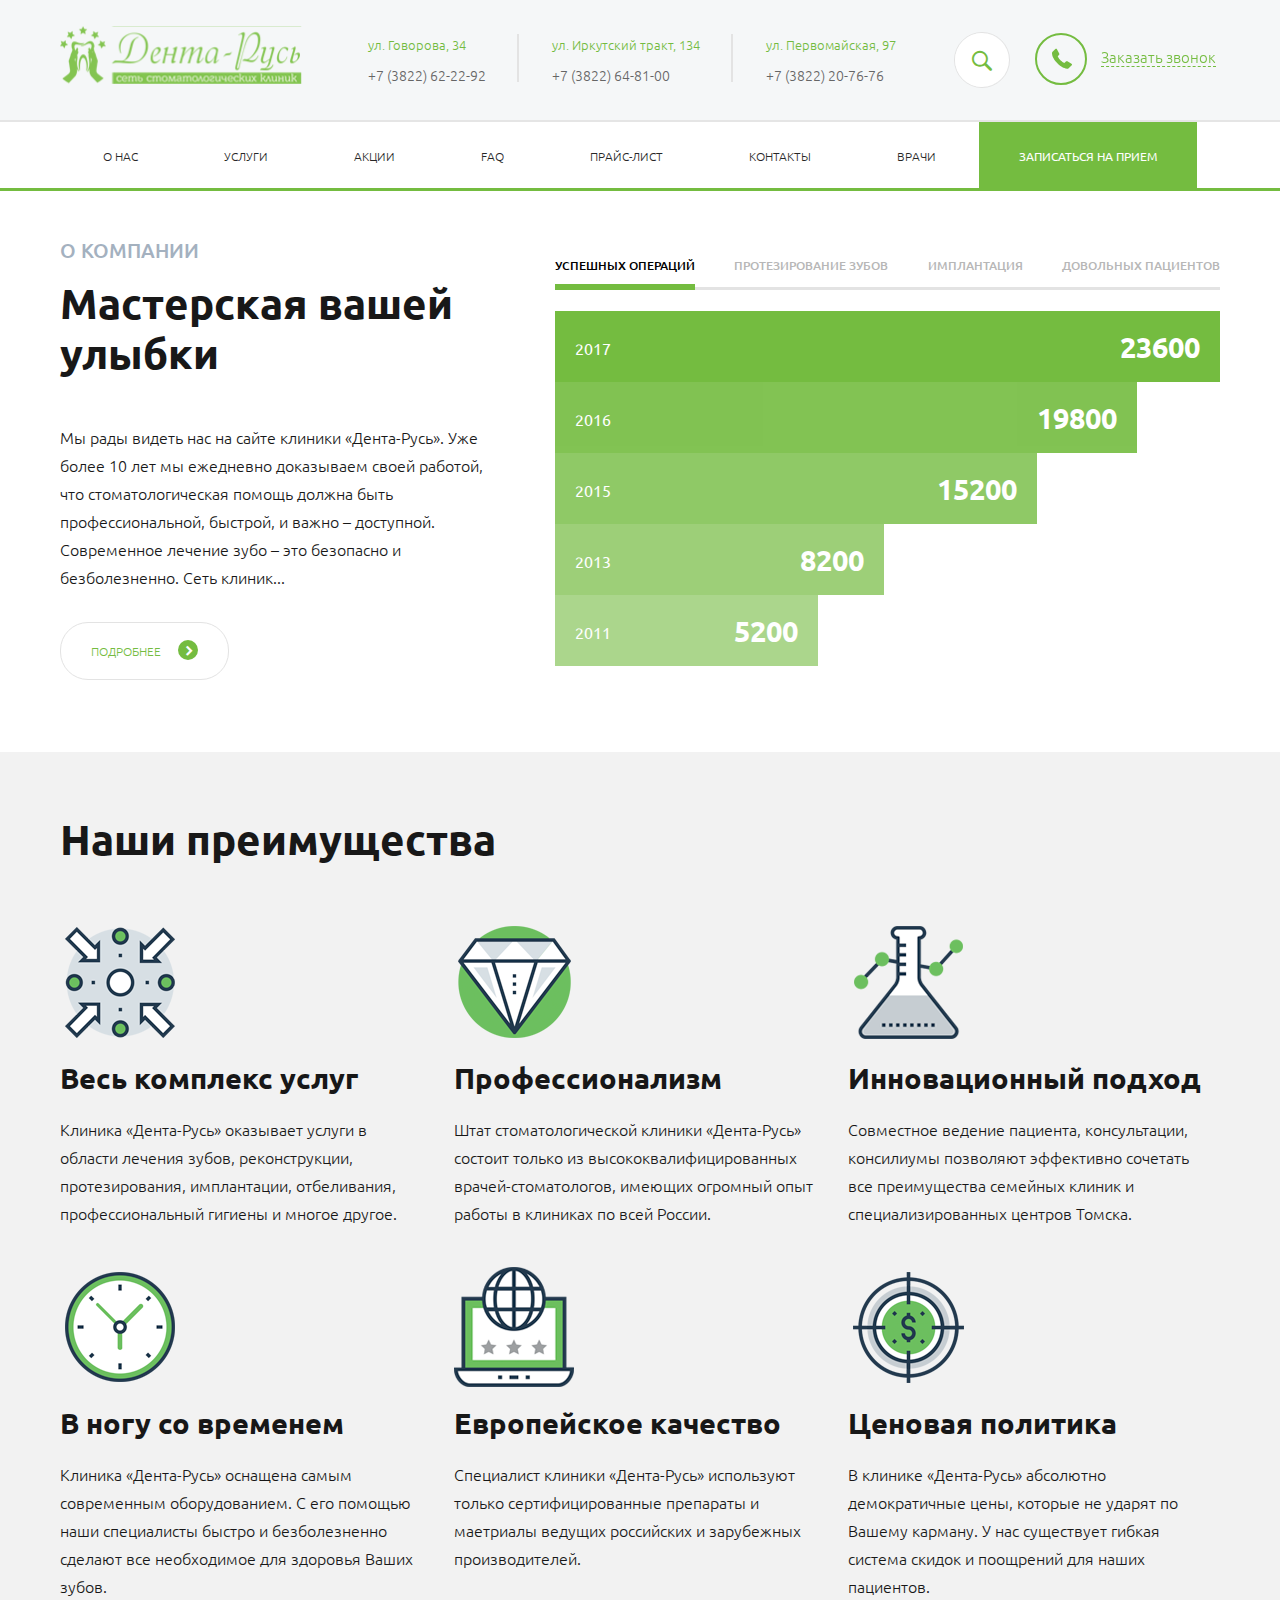
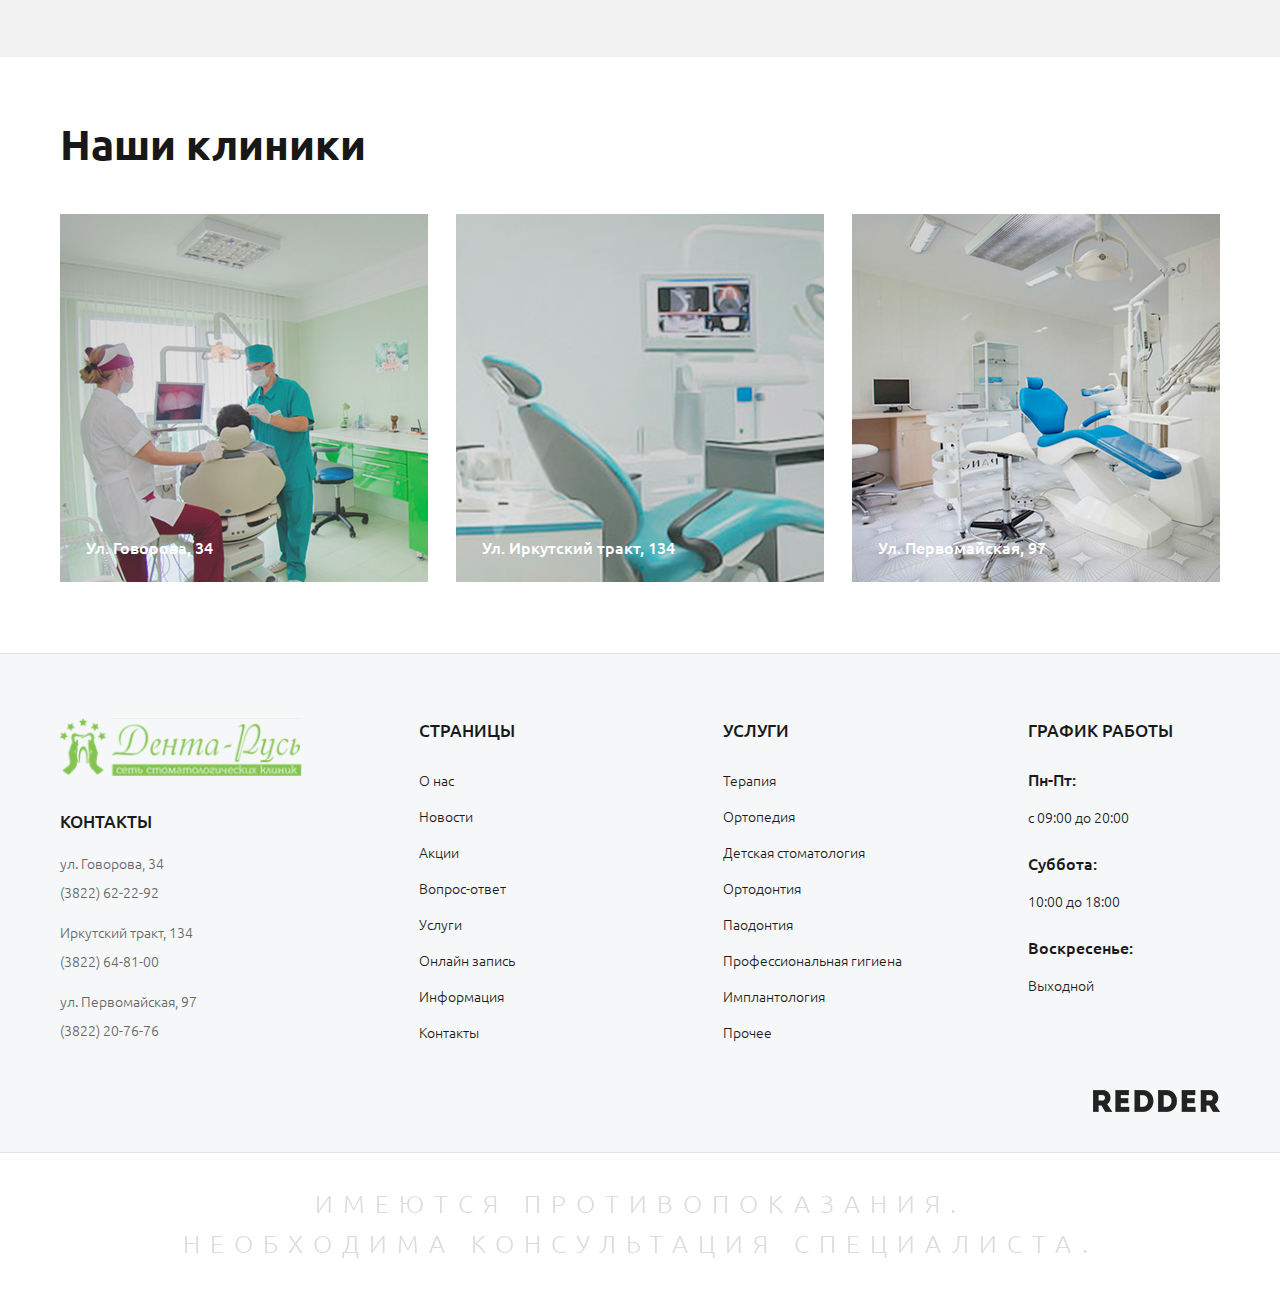
<file: about.html>
<!DOCTYPE html>
<html>
<head>
	<title></title>
	<meta name="keywords" content=''>
	<meta name="servicesiption" content=''>

	<meta http-equiv="Content-Type" content="text/html; charset=utf-8">
	<meta name="viewport" content="width=device-width,minimum-scale=1,maximum-scale=1">
	<link rel="stylesheet" href="css/reset.css" type="text/css">
	<link rel="stylesheet" href="css/jquery.fancybox.css" type="text/css">
	<link rel="stylesheet" href="css/slick.css" type="text/css">
	<link rel="stylesheet" href="css/KitAnimate.css" type="text/css">
	<link rel="stylesheet" href="css/layout.css" type="text/css">
	<link rel="icon" type="image/vnd.microsoft.icon" href="favicon.ico">

	<link rel="stylesheet" media="screen and (min-width: 769px) and (max-width: 1240px)" href="css/layout-tablet.css" />
	<link rel="stylesheet" media="screen and (min-width: 240px) and (max-width: 768px)" href="css/layout-mobile.css" />
	
	<meta name="viewport" content="width=device-width, initial-scale=1">

	<script type="text/javascript" src="js/jquery-3.2.1.min.js"></script>
	<script type="text/javascript" src="js/fancybox-3.0/dist/jquery.fancybox.min.js"></script>
	<script type="text/javascript" src="js/jssor.js"></script>
	<script type="text/javascript" src="js/jssor.slider.js"></script>
	<script type="text/javascript" src="js/TweenMax.min.js"></script>
	<script type="text/javascript" src="js/slick.min.js"></script>
	<script type="text/javascript" src="js/swipe.js"></script>
	<script type="text/javascript" src="js/carousel.lite.js"></script>
	<script type="text/javascript" src="js/css3-mediaqueries.js"></script>
	<script type="text/javascript" src="js/jquery.maskedinput.min.js"></script>
	<script type="text/javascript" src="js/jquery.validate.min.js"></script>
	<script type="text/javascript" src="js/KitProgress.js"></script>
	<script type="text/javascript" src="js/KitAnimate.js"></script>
	<script type="text/javascript" src="js/device.js"></script>
	<script type="text/javascript" src="js/KitSend.js"></script>
	<script type="text/javascript" src="js/main.js"></script>
	<script type="text/javascript" src="js/jquery-ui.js"></script>
	<script type="text/javascript" src="js/classie.js"></script>
	<script type="text/javascript" src="js/selectFx.js"></script>	
	

</head>
<body>
<!-- 	<ul class="ps-lines">
		<li class="v" style="margin-left:-580px"></li>
		<li class="v" style="margin-left:580px"></li>
		<li class="v" ></li>
	</ul> -->
	<div class="background-block"></div>
	<div class="background-layer">
		<div class="b-wide-block">
			<div class="white-block">
			</div>
		</div>		
	</div>		
	<div class="b b-head clearfix">
		<div class="b-wide-block">
			<div class="header">
				<div class="b-block clearfix">
					<a href="#">
						<div class="logo left"></div>
					</a>
					<ul class="filials left">
						<li class="filial-addr left">
							<a href="#">ул. Говорова, 34</a>
							<p>+7 (3822) 62-22-92</p>									
						</li>
						<li class="filial-addr left">
							<a href="#">ул. Иркутский тракт, 134</a>
							<p>+7 (3822) 64-81-00</p>									
						</li>					
						<li class="filial-addr left">
							<a href="#">ул. Первомайская, 97</a>
							<p>+7 (3822) 20-76-76</p>									
						</li>							
					</ul>	
					<div class="search">
						<div class="open right">
							<div class="icon-search right"></div>
							<form action="#" class="left">
								<input type="text" placeholder="Поиск по сайту" class="search-text left">
								<input type="submit" value="" class="search-button right">
							</form>
						</div>						
					</div>
					<div class="search-mobile">
						<a class="search-mobile-link" href="search.html"></a>
					</div>					
					<div class="callback right">
						<a data-morphing class="btn" data-src="#b-popup-3" href="javascript:;">
							<div class="callback-btn">
								<div class="icon-callback"></div>						
							</div>
							<p>Заказать звонок</p>
						</a>
					</div>
				</div>
			</div>
			<div class="main-menu left">
				<div class="b-block clearfix">
					<div class="mobile-menu-button toggle-button left" ><span>Меню</span></div>
					<ul>
						<li>
							<a href="#">О нас</a>
							<ul class="header_dropdown_menu">
								<li><a href="#">Clinics</a></li>
								<li><a href="#">Projects Projects Projects</a></li>
								<li><a href="#">Plans</a></li>								
							</ul>
						</li>
						<li>
							<a href="services.html">Услуги</a>
							<ul class="header_dropdown_menu">
								<li>
									<a href="#">Услуги</a>
								</li>
								<li>
									<a href="#">Акции</a>
								</li>
								<li>
									<a href="#">FAQ</a>
								</li>
								<li>
									<a href="#">Прайс-лист</a>
								</li>
								<li>
									<a href="#">Контакты</a>
								</li>
								<li>
									<a href="#">Врачи</a>
								</li>								
							</ul>							
						</li>
						<li>
							<a href="#">Акции</a>
						</li>
						<li>
							<a href="#">FAQ</a>
						</li>
						<li>
							<a href="#">Прайс-лист</a>
						</li>
						<li>
							<a href="#">Контакты</a>
						</li>
						<li>
							<a href="doctors.html">Врачи</a>
						</li>
					</ul>
					<div class="zapis-na-priem left">
						<a data-morphing class="btn" data-src="#b-popup-2" href="javascript:;">Записаться на прием</a>
					</div>
				</div>					
			</div>							
		</div>
	</div>
	<div class="main-content clearfix">
		<div class="p_about">
			<div class="b-wide-block">
				<div class="p_about_b_about">
					<div class="b-block clearfix">
						<div class="p_about_b_about_text left">
							<div class="main-content_top_h1">
								<h1 >О компании</h1>
								<h2>Мастерская вашей улыбки</h2>
							</div>
							<p>Мы рады видеть нас на сайте клиники «Дента-Русь». Уже более 10 лет мы ежедневно доказываем своей работой, что стоматологическая помощь должна быть профессиональной, быстрой, и важно – доступной. Современное лечение зубо – это безопасно и безболезненно. Сеть клиник...</p>
								<a href="#" class="p_about_btn b-btn">Подробнее
									<div class="arrow"></div>
								</a>
						</div>
						<div class="p_about_b_about_stats right">
							<div class="p_about_b_about_stats_menu">
								<ul>
									<li class="p_about_b_about_stats_menu_item" data-aboutid="1" data-stats="23600,19800,15200,8200,5200" ><span>Успешных операций</span></li>
									<li class="p_about_b_about_stats_menu_item" data-aboutid="2" data-stats="5000,3000,6000,1000,300"><span>Протезирование зубов</span></li>
									<li class="p_about_b_about_stats_menu_item" data-aboutid="3" data-stats="2000,3000,4500,6000,2300"><span>Имплантация</span></li>
									<li class="p_about_b_about_stats_menu_item" data-aboutid="4" data-stats="9000,600,1000,5000,1000"><span>Довольных пациентов</span></li>
								</ul>
							</div>
							<div class="p_about_b_about_stats_graphic">
								<div data-bar="1" data-year="2017"  class="p_about_b_about_stats_graphic_progressbar">
									<div class="start"></div>
									<div class="end"></div>
								</div>
								<div data-bar="2" data-year="2016" class="p_about_b_about_stats_graphic_progressbar">
									<div class="start"></div>
									<div class="end"></div>
								</div>
								<div data-bar="3" data-year="2015"  class="p_about_b_about_stats_graphic_progressbar">
									<div class="start"></div>
									<div class="end"></div>
								</div>
								<div data-bar="4" data-year="2013"  class="p_about_b_about_stats_graphic_progressbar">
									<div class="start"></div>
									<div class="end"></div>
								</div>
								<div data-bar="5" data-year="2011"  class="p_about_b_about_stats_graphic_progressbar">
									<div class="start"></div>
									<div class="end"></div>
								</div>
							</div>
						</div>
					</div>
				</div>
				<div class="p_about_b_advantages clear">
					<div class="b-block">
						<div class="p_about_b_advantages_header main-content_top_h1">
							<h2>Наши преимущества</h2>
						</div>
						<div class="p_about_b_advantages_pluses clearfix">
							<div class="p_about_b_advantages_pluses_item">
								<div class="p_about_b_advantages_pluses_item_img" style="background-image: url('./i/about-complex-services.png');"></div>
								<h4>Весь комплекс услуг</h4>
								<p>Клиника «Дента-Русь» оказывает услуги в области лечения зубов, реконструкции, протезирования, имплантации, отбеливания, профессиональный гигиены и многое другое.</p>
							</div>
							<div class="p_about_b_advantages_pluses_item" >
								<div class="p_about_b_advantages_pluses_item_img" style="background-image: url('./i/about-proff.png');"></div>
								<h4>Профессионализм</h4>
								<p>Штат стоматологической клиники «Дента-Русь» состоит только из высококвалифицированных врачей-стоматологов, имеющих огромный опыт работы в клиниках по всей России.</p>
							</div>
							<div class="p_about_b_advantages_pluses_item" >
								<div class="p_about_b_advantages_pluses_item_img" style="background-image: url('./i/about-innov.png');"></div>
								<h4>Инновационный подход</h4>
								<p>Совместное ведение пациента, консультации, консилиумы позволяют эффективно сочетать все преимущества семейных клиник и специализированных центров Томска.</p>
							</div>
							<div class="p_about_b_advantages_pluses_item">
								<div class="p_about_b_advantages_pluses_item_img" style="background-image: url('./i/about-modern.png');"></div>
								<h4>В ногу со временем</h4>
								<p>Клиника «Дента-Русь» оснащена самым современным оборудованием. С его помощью наши специалисты быстро и безболезненно сделают все необходимое для здоровья Ваших зубов.</p>
							</div>
							<div class="p_about_b_advantages_pluses_item">
								<div class="p_about_b_advantages_pluses_item_img" style="background-image: url('./i/about-euroqual.png');"></div>
								<h4>Европейское качество</h4>
								<p>Специалист клиники «Дента-Русь» используют только сертифицированные препараты и маетриалы ведущих российских и зарубежных производителей.</p>
							</div>
							<div class="p_about_b_advantages_pluses_item">
								<div class="p_about_b_advantages_pluses_item_img" style="background-image: url('./i/about-price.png');"></div>
								<h4>Ценовая политика</h4>
								<p>В клинике «Дента-Русь» абсолютно демократичные цены, которые не ударят по Вашему карману. У нас существует гибкая система скидок и поощрений для наших пациентов.</p>
							</div>
						</div>					
					</div>
				</div>
				<div class="p_about_b_clinics clearfix">
					<div class="b-block">
						<div class="p_about_b_clinics_header main-content_top_h1">
							<h2>Наши клиники</h2>
						</div>
						<div class="p_about_b_clinics_galary">
						<div class="p_about_b_clinics_galary_windows">
							<a data-fancybox="gallery" href="./i/stomatolog.jpg">
								<img src="./i/stomatolog.jpg" alt="">
								<p>Ул. Говорова, 34</p>							
							</a>
						</div>
						<div class="p_about_b_clinics_galary_windows">
							<a data-fancybox="gallery" href="./i/diagnostika-zubov.jpg" >
								<img src="./i/diagnostika-zubov.jpg" alt="">
								<p>Ул. Иркутский тракт, 134</p>
							</a>
						</div>
						<div class="p_about_b_clinics_galary_windows">
							<a data-fancybox="gallery" href="./i/abou-galary-3.jpg" >
							<img src="./i/abou-galary-3.jpg" alt="">
								<p>Ул. Первомайская, 97</p>
							</a>
						</div>
						</div>
					</div>
				</div>				
			</div>
		</div>
	</div>
	<div class="b footer clearfix">
		<div class="footer-cont">
			<div class="b-wide-block">
				<div class="b-block clearfix">
					<div class="footer-columns clearfix">
						<div class="footer-logconts left">
							<div class="footer-logo">
								<a href="#">
									<div class="footer-logo-img left"></div>
								</a>
							</div>
							<div class="footer-contacts">
								<h4>Контакты</h4>
								<ul>
									<li>
										<p>ул. Говорова, 34</p>
										<p>(3822) 62-22-92</p>
									</li>
									<li>
										<p>Иркутский тракт, 134</p>
										<p>(3822) 64-81-00</p>
									</li>
									<li>
										<p>ул. Первомайская, 97</p>
										<p>(3822) 20-76-76</p>
									</li>
								</ul>
							</div>
						</div>
						<div class="footer-pages left">
							<h4>Страницы</h4>
							<ul>
								<li><a href="">О нас</a></li>
								<li><a href="">Новости</a></li>
								<li><a href="">Акции</a></li>
								<li><a href="">Вопрос-ответ</a></li>
								<li><a href="">Услуги</a></li>
								<li><a href="">Онлайн запись</a></li>
								<li><a href="">Информация</a></li>
								<li><a href="">Контакты</a></li>
							</ul>
						</div>
						<div class="footer-services left">
							<h4>Услуги</h4>
							<ul>
								<li><a href="">Терапия</a></li>
								<li><a href="">Ортопедия</a></li>
								<li><a href="">Детская стоматология</a></li>
								<li><a href="">Ортодонтия</a></li>
								<li><a href="">Паодонтия</a></li>
								<li><a href="">Профессиональная гигиена</a></li>
								<li><a href="">Имплантология</a></li>
								<li><a href="">Прочее</a></li>
							</ul>
						</div>
						<div class="footer-shedule left">
							<ul>
								<h4>График работы</h4>
								<li>
									<h6>Пн-Пт:</h6>
									<p>с 09:00 до 20:00</p>
								</li>
								<li>
									<h6>Суббота:</h6>
									<p>10:00 до 18:00</p>
								</li>
								<li>
									<h6>Воскресенье:</h6>
									<p>Выходной</p>
								</li>
							</ul>
						</div>						
					</div>
					<div class="footer-copyright">
						<a href="#"></a>
					</div>
				</div>
			</div>
		</div>
		<div class="footer-sub">
			<p>Имеются противопоказания.<br>Необходима консультация специалиста.</p>
		</div>
	</div>

	<script type="application/javascript" src="js/fastclick.js"></script>


	<div style="display:none;">
		<a href="#b-popup-error" class="b-error-link fancy" style="display:none;"></a>
		<div class="b-popup" id="b-popup-1">
			<h3>Оставьте заявку</h3>
			<h4>и наши специалисты<br>свяжутся с Вами в ближайшее время</h4>
			<form action="kitsend.php" method="POST" id="b-form-1" data-block="#b-popup-2">
				<div class="b-popup-form">
					<label for="name">Введите Ваше имя</label>
					<input type="text" id="name" name="name" required/>
					<label for="tel">Введите Ваш номер телефона</label>
					<input type="text" id="tel" name="phone" required/>
					<label for="tel">Введите Ваш E-mail</label>
					<input type="text" id="tel" name="email" required/>
					<input type="hidden" name="subject" value="Заказ"/>
					<input type="submit" class="ajax b-orange-butt" value="Заказать">
					<a href="#b-popup-success" class="b-thanks-link fancy" style="display:none;"></a>
				</div>
			</form>
		</div>
		<div class="b-thanks b-popup" id="b-popup-success">
			<h3>Спасибо!</h3>
			<h4>Ваша заявка успешно отправлена.<br/>Наш менеджер свяжется с Вами в течение часа.</h4>
			<input type="submit" class="b-orange-butt" onclick="$.fancybox.close(); return false;" value="Закрыть">
		</div>
		<div class="b-thanks b-popup" id="b-popup-error">
			<h3>Ошибка отправки!</h3>
			<h4>Приносим свои извинения. Пожалуйста, попробуйте отправить Вашу заявку позже.</h4>
			<input type="submit" class="b-orange-butt" onclick="$.fancybox.close(); return false;" value="Закрыть">
		</div>
	</div>
</body>
</html>
</file>
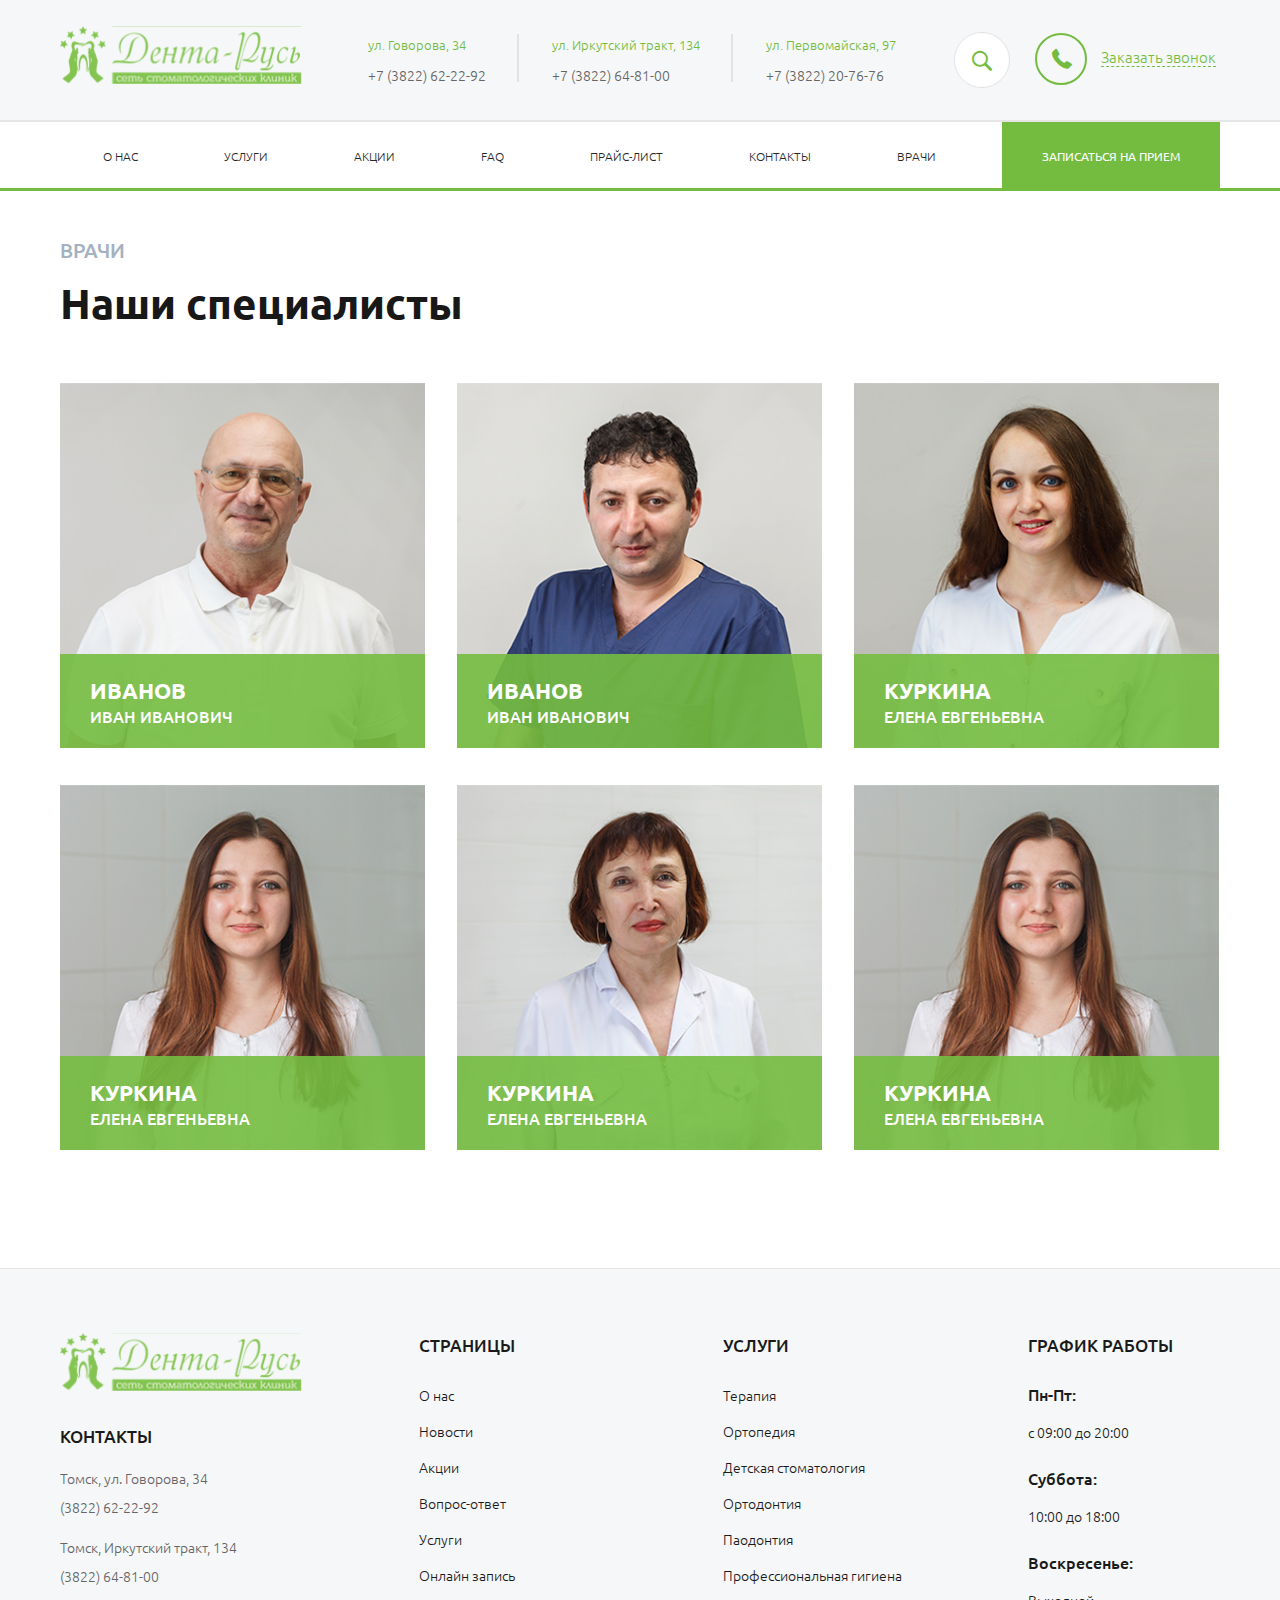
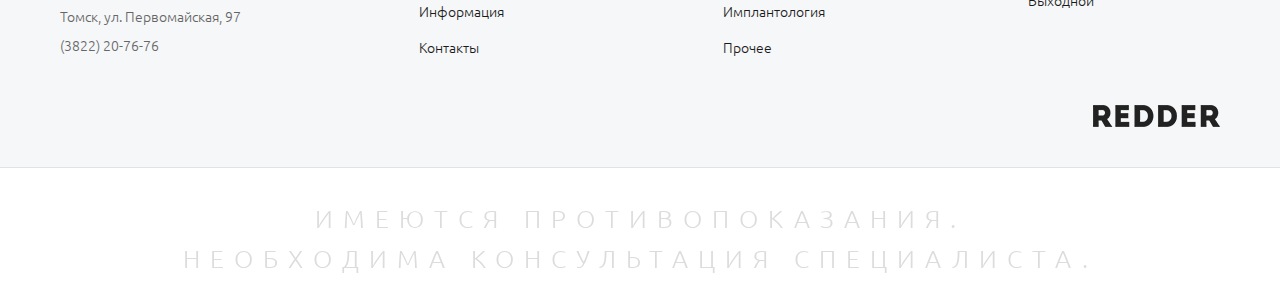
<file: doctors.html>
<!DOCTYPE html>
<html>
<head>
	<title></title>
	<meta name="keywords" content=''>
	<meta name="servicesiption" content=''>

	<meta http-equiv="Content-Type" content="text/html; charset=utf-8">
	<meta name="viewport" content="width=device-width,minimum-scale=1,maximum-scale=1">
	<link rel="stylesheet" href="css/reset.css" type="text/css">
	<link rel="stylesheet" href="css/jquery.fancybox.css" type="text/css">
	<link rel="stylesheet" href="css/jquery-ui.css">
	<link rel="stylesheet" href="css/slick.css" type="text/css">
	<link rel="stylesheet" href="css/KitAnimate.css" type="text/css">
	<link rel="stylesheet" href="css/layout.css" type="text/css">
	<link rel="icon" type="image/vnd.microsoft.icon" href="favicon.ico">

	<link rel="stylesheet" media="screen and (min-width: 769px) and (max-width: 1240px)" href="css/layout-tablet.css" />
	<link rel="stylesheet" media="screen and (min-width: 240px) and (max-width: 768px)" href="css/layout-mobile.css" />
	

	<meta name="viewport" content="width=device-width, initial-scale=1">

	<script type="text/javascript" src="js/jquery-3.2.1.min.js"></script>
	<script type="text/javascript" src="js/fancybox-3.0/dist/jquery.fancybox.min.js"></script>
	<script type="text/javascript" src="js/jssor.js"></script>
	<script type="text/javascript" src="js/jssor.slider.js"></script>
	<script type="text/javascript" src="js/TweenMax.min.js"></script>
	<script type="text/javascript" src="js/slick.min.js"></script>
	<script type="text/javascript" src="js/swipe.js"></script>
	<script type="text/javascript" src="js/carousel.lite.js"></script>
	<script type="text/javascript" src="js/css3-mediaqueries.js"></script>
	<script type="text/javascript" src="js/jquery.maskedinput.min.js"></script>
	<script type="text/javascript" src="js/jquery.validate.min.js"></script>
	<script type="text/javascript" src="js/KitProgress.js"></script>
	<script type="text/javascript" src="js/KitAnimate.js"></script>
	<script type="text/javascript" src="js/device.js"></script>
	<script type="text/javascript" src="js/KitSend.js"></script>
	<script type="text/javascript" src="js/main.js"></script>
	<script type="text/javascript" src="js/jquery-ui.js"></script>
	<script type="text/javascript" src="js/classie.js"></script>
	<script type="text/javascript" src="js/selectFx.js"></script>	
	

</head>
<body>
<!-- 	<ul class="ps-lines">
		<li class="v" style="margin-left:-580px"></li>
		<li class="v" style="margin-left:580px"></li>
		<li class="v" ></li>
	</ul> -->
	<div class="background-block"></div>
	<div class="background-layer">
		<div class="b-wide-block">
			<div class="white-block">
			</div>
		</div>		
	</div>		
	<div class="b b-head clearfix">
		<div class="b-wide-block">
			<div class="header clearfix">
				<div class="b-block">
					<a href="#">
						<div class="logo left"></div>
					</a>
					<ul class="filials left">
						<li class="filial-addr left">
							<a href="#">ул. Говорова, 34</a>
							<p>+7 (3822) 62-22-92</p>									
						</li>
						<li class="filial-addr left">
							<a href="#">ул. Иркутский тракт, 134</a>
							<p>+7 (3822) 64-81-00</p>									
						</li>					
						<li class="filial-addr left">
							<a href="#">ул. Первомайская, 97</a>
							<p>+7 (3822) 20-76-76</p>									
						</li>							
					</ul>	
					<div class="search">
						<div class="open right">
							<div class="icon-search right"></div>
							<form action="#" class="left">
								<input type="text" class="search-text left">
								<input type="submit" value="" class="search-button right">
							</form>
						</div>						
					</div>
					<div class="callback right">
						<a href="#">
							<div class="callback-btn">
								<div class="icon-callback"></div>						
							</div>
							<p>Заказать звонок</p>
						</a>
					</div>
				</div>
			</div>
			<div class="main-menu left">
				<div class="b-block">
					<ul>
						<li>
							<a href="#">О нас</a>
						</li>
						<li>
							<a href="#">Услуги</a>
						</li>
						<li>
							<a href="#">Акции</a>
						</li>
						<li>
							<a href="#">FAQ</a>
						</li>
						<li>
							<a href="#">Прайс-лист</a>
						</li>
						<li>
							<a href="#">Контакты</a>
						</li>
						<li>
							<a href="#">Врачи</a>
						</li>
					</ul>
					<div class="zapis-na-priem right">
						<a href="#">записаться на прием</a>
					</div>
				</div>					
			</div>							
		</div>
	</div>
	<div class="main-content clearfix">
		<div class="b-wide-block">
			<div class="b-block">
				<div class="p_doctors">
					<div class="main-content_top_h1">
						<h1>врачи</h1>
						<h2>Наши специалисты</h2>
					</div>
					<div class="p_doctors_menu clearfix">
						<div class="p_doctors_menu_item doc-1" id = "doctor-1" style="background-image: url('./i/doctor-1.jpg');"  data-mdbtn="1">
							<div class="p_doctors_menu_vcard">
								<h5>иванов</h5>
								<h6>иван иванович</h6>
								<p>Хирург-стоматолог, имплантолог, пародонтолог Хирург-стоматолог, имплантолог, пародонтолог</p>
							</div>
						</div>
						<div class="p_doctors_menu_item doc-2" id = "preload" style="background-image: url('./i/doctor-2.jpg');"  data-mdbtn="2">
							<div class="p_doctors_menu_vcard">
								<h5>иванов</h5>
								<h6>иван иванович</h6>
								<p>Хирург-стоматолог, имплантолог, пародонтолог</p>
							</div>
						</div>
						<div class="p_doctors_menu_item doc-3" id = "doctor-3" style="background-image: url('./i/doctor-3.jpg');"  data-mdbtn="3">
							<div class="p_doctors_menu_vcard">
								<h5>Куркина</h5>
								<h6>Елена Евгеньевна</h6>
								<p>Хирург-стоматолог, имплантолог, пародонтолог</p>
							</div>
						</div>
						<div class="p_doctors_menu_item doc-6" id = "doctor-4" style="background-image: url('./i/doctor-6.jpg');"  data-mdbtn="4">
							<div class="p_doctors_menu_vcard">
								<h5>Куркина</h5>
								<h6>Елена Евгеньевна</h6>
								<p>Хирург-стоматолог, имплантолог, пародонтолог</p>
							</div>
						</div>
						<div class="p_doctors_menu_item doc-5" id = "doctor-5" style="background-image: url('./i/doctor-5.jpg');"  data-mdbtn="5">
							<div class="p_doctors_menu_vcard">
								<h5>Куркина</h5>
								<h6>Елена Евгеньевна</h6>
								<p>Хирург-стоматолог, имплантолог, пародонтолог</p>
							</div>
						</div>
						<div class="p_doctors_menu_item doc-6" id = "doctor-6" style="background-image: url('./i/doctor-6.jpg');"  data-mdbtn="6">
							<div class="p_doctors_menu_vcard">
								<h5>Куркина</h5>
								<h6>Елена Евгеньевна</h6>
								<p>Хирург-стоматолог, имплантолог, пародонтолог</p>
							</div>
						</div>
					</div>
					<div class="hidden">
						<div class="p_doctors_slider_cont"></div>
							<div class="p_doctors_slider">
								<div data-slide-id="1" id="doc-1" class="p_doctors_slide">
									<div class="p_doctors_menu_info_triangle">
										<div class="p_doctors_menu_info_triangle_im"></div>
									</div>				
									<div class="p_doctors_slide_top">
										<div class="p_doctors_slide_img notmobile" style="background-image: url('./i/doctor-orig-1.jpg'); background-position: 50% 50%; background-size: auto;"></div>
										<div class="p_doctors_slide_img mobile">
											<img src="./i/doctor-1.jpg" alt="">
										</div>						
										<div class="b-block clearfix">
											<div class="p_doctors_slide_text right">
												<h4>Ивано Иван Иванович</h4>
												<h5>стоматолог - терапевт</h5>
												<p>Доктор занимается профессиональной гигиеной полости рта, реминерализующей терапия, фторированием, лечением кариеса, пульпита, периодонтита, эстетической реставрацией, удалением и отбеливанием зубов. Владеет современными способами планирования лечения и реализацией их при помощи безметалловых конструкций с опорой на зубы и дентальные имплантаты.</p>
												<a data-morph data-src="#b-popup-4" href="javascript:;" class="p_doctors_slide_btn b-btn">Записаться на прием
													<div class="arrow"></div>
												</a>
											</div>
											<div href="#" class="map-cont-close p_doctors_slide_close_btn"></div>													
										</div>
									</div>
									<div class="p_doctors_slide_bott">
										<div class="b-block">
											<h3>Основное образование:</h3>
											<ul>
												<li>Зубной техник, Ташкентский Чилонзарский медицинский колледж;</li>
												<li>Врач, СибГМУ (Томск).</li>
											</ul>
											<h3>Дополнительное образование:</h3>
											<ul>
												<li>Курс «Сравнительный анализ методов обтурации», Томск;</li>
												<li>Курс «Современный подход к эндодонтическому лечению», Томск;</li>
												<li>Курс «Использование аппарата Vector в комплексном лечении болезней пародонта», учебный центр «ДЕНТА» (Новосибирск);</li>
												<li>Курс «Базовый курс по iTOP инновациям CURAPROX», ООО «Курапрокс»;</li>
												<li>Курс «Гипертонус жевательной мускулатуры. Диагностика и лечение патологий ВНЧС»;</li>
												<li>Курс «Инновации в обработке корневых каналов с последующей обтурацией термопластичной гуттаперчей с применением увеличения (дентальные микроскопы, бинокулярные лупы)»;</li>
												<li>Курс «DENTSPLY Implants System Day».</li>
											</ul>
											<h3>Награды и достижения:</h3>
											<ul>
												<li>Диплом за наилучший контакт с ребенком на VI Всероссийской стоматологической олимпиаде с международным участием, МГМСУ им. Евдокимова.</li>
											</ul>	
										</div>						
									</div>					
								</div>
								<div data-slide-id="2" id="doc-2" class="p_doctors_slide">
									<div class="p_doctors_menu_info_triangle">
										<div class="p_doctors_menu_info_triangle_im"></div>
									</div>				
									<div class="p_doctors_slide_top">
										<div class="p_doctors_slide_img notmobile" style="background-image: url('./i/doctor-orig-1.jpg'); background-position: 50% 50%; background-size: auto;"></div>
										<div class="p_doctors_slide_img mobile">
											<img src="./i/doctor-2.jpg" alt="">
										</div>							
										<div class="b-block clearfix">
											<div class="p_doctors_slide_text right">
												<h4>Иoано Иoан Иoанович</h4>
												<h5>стоматолог - терапевт</h5>
												<p>Доктор занимается профессиональной гигиеной полости рта, реминерализующей терапия, фторированием, лечением кариеса, пульпита, периодонтита, эстетической реставрацией, удалением и отбеливанием зубов. Владеет современными способами планирования лечения и реализацией их при помощи безметалловых конструкций с опорой на зубы и дентальные имплантаты.</p>
												<a data-morph data-src="#b-popup-4" href="javascript:;" class="p_doctors_slide_btn b-btn">Записаться на прием
													<div class="arrow"></div>
												</a>
											</div>
											<div href="#" class="map-cont-close p_doctors_slide_close_btn"></div>													
										</div>
									</div>
									<div class="p_doctors_slide_bott">
										<div class="b-block">
											<h3>Основное образование:</h3>
											<ul>
												<li>Зубной техник, Ташкентский Чилонзарский медицинский колледж;</li>
												<li>Врач, СибГМУ (Томск).</li>
											</ul>
											<h3>Дополнительное образование:</h3>
											<ul>
												<li>Курс «Сравнительный анализ методов обтурации», Томск;</li>
												<li>Курс «Современный подход к эндодонтическому лечению», Томск;</li>
												<li>Курс «Использование аппарата Vector в комплексном лечении болезней пародонта», учебный центр «ДЕНТА» (Новосибирск);</li>
												<li>Курс «Базовый курс по iTOP инновациям CURAPROX», ООО «Курапрокс»;</li>
												<li>Курс «Гипертонус жевательной мускулатуры. Диагностика и лечение патологий ВНЧС»;</li>
												<li>Курс «Инновации в обработке корневых каналов с последующей обтурацией термопластичной гуттаперчей с применением увеличения (дентальные микроскопы, бинокулярные лупы)»;</li>
												<li>Курс «DENTSPLY Implants System Day».</li>
											</ul>
											<h3>Награды и достижения:</h3>
											<ul>
												<li>Диплом за наилучший контакт с ребенком на VI Всероссийской стоматологической олимпиаде с международным участием, МГМСУ им. Евдокимова.</li>
											</ul>	
										</div>						
									</div>					
								</div>	
								<div data-slide-id="3" id="doc-3" class="p_doctors_slide">
									<div class="p_doctors_menu_info_triangle">
										<div class="p_doctors_menu_info_triangle_im"></div>
									</div>				
									<div class="p_doctors_slide_top">
										<div class="p_doctors_slide_img" style="background-image: url('./i/doctor-orig-1.jpg'); background-position: 50% 50%; background-size: auto;"></div>
										<div class="b-block clearfix">
											<div class="p_doctors_slide_text right">
												<h4>Иoано Иoан Иoанович</h4>
												<h5>стоматолог - терапевт</h5>
												<p>Доктор занимается профессиональной гигиеной полости рта, реминерализующей терапия, фторированием, лечением кариеса, пульпита, периодонтита, эстетической реставрацией, удалением и отбеливанием зубов. Владеет современными способами планирования лечения и реализацией их при помощи безметалловых конструкций с опорой на зубы и дентальные имплантаты.</p>
												<a data-morph data-src="#b-popup-4" href="javascript:;" class="p_doctors_slide_btn b-btn">Записаться на прием
													<div class="arrow"></div>
												</a>
											</div>
											<div href="#" class="map-cont-close p_doctors_slide_close_btn"></div>													
										</div>
									</div>
									<div class="p_doctors_slide_bott">
										<div class="b-block">
											<h3>Основное образование:</h3>
											<ul>
												<li>Зубной техник, Ташкентский Чилонзарский медицинский колледж;</li>
												<li>Врач, СибГМУ (Томск).</li>
											</ul>
											<h3>Дополнительное образование:</h3>
											<ul>
												<li>Курс «Сравнительный анализ методов обтурации», Томск;</li>
												<li>Курс «Современный подход к эндодонтическому лечению», Томск;</li>
												<li>Курс «Использование аппарата Vector в комплексном лечении болезней пародонта», учебный центр «ДЕНТА» (Новосибирск);</li>
												<li>Курс «Базовый курс по iTOP инновациям CURAPROX», ООО «Курапрокс»;</li>
												<li>Курс «Гипертонус жевательной мускулатуры. Диагностика и лечение патологий ВНЧС»;</li>
												<li>Курс «Инновации в обработке корневых каналов с последующей обтурацией термопластичной гуттаперчей с применением увеличения (дентальные микроскопы, бинокулярные лупы)»;</li>
												<li>Курс «DENTSPLY Implants System Day».</li>
											</ul>
											<h3>Награды и достижения:</h3>
											<ul>
												<li>Диплом за наилучший контакт с ребенком на VI Всероссийской стоматологической олимпиаде с международным участием, МГМСУ им. Евдокимова.</li>
											</ul>	
										</div>						
									</div>					
								</div>
								<div data-slide-id="4" id="doc-4" class="p_doctors_slide">
									<div class="p_doctors_menu_info_triangle">
										<div class="p_doctors_menu_info_triangle_im"></div>
									</div>				
									<div class="p_doctors_slide_top">
										<div class="p_doctors_slide_img" style="background-image: url('./i/doctor-orig-1.jpg'); background-position: 50% 50%; background-size: auto;"></div>
										<div class="b-block clearfix">
											<div class="p_doctors_slide_text right">
												<h4>Иoано Иoан Иoанович</h4>
												<h5>стоматолог - терапевт</h5>
												<p>Доктор занимается профессиональной гигиеной полости рта, реминерализующей терапия, фторированием, лечением кариеса, пульпита, периодонтита, эстетической реставрацией, удалением и отбеливанием зубов. Владеет современными способами планирования лечения и реализацией их при помощи безметалловых конструкций с опорой на зубы и дентальные имплантаты.</p>
												<a data-morph data-src="#b-popup-4" href="javascript:;" class="p_doctors_slide_btn b-btn">Записаться на прием
													<div class="arrow"></div>
												</a>
											</div>
											<div href="#" class="map-cont-close p_doctors_slide_close_btn"></div>													
										</div>
									</div>
									<div class="p_doctors_slide_bott">
										<div class="b-block">
											<h3>Основное образование:</h3>
											<ul>
												<li>Зубной техник, Ташкентский Чилонзарский медицинский колледж;</li>
												<li>Врач, СибГМУ (Томск).</li>
											</ul>
											<h3>Дополнительное образование:</h3>
											<ul>
												<li>Курс «Сравнительный анализ методов обтурации», Томск;</li>
												<li>Курс «Современный подход к эндодонтическому лечению», Томск;</li>
												<li>Курс «Использование аппарата Vector в комплексном лечении болезней пародонта», учебный центр «ДЕНТА» (Новосибирск);</li>
												<li>Курс «Базовый курс по iTOP инновациям CURAPROX», ООО «Курапрокс»;</li>
												<li>Курс «Гипертонус жевательной мускулатуры. Диагностика и лечение патологий ВНЧС»;</li>
												<li>Курс «Инновации в обработке корневых каналов с последующей обтурацией термопластичной гуттаперчей с применением увеличения (дентальные микроскопы, бинокулярные лупы)»;</li>
												<li>Курс «DENTSPLY Implants System Day».</li>
											</ul>
											<h3>Награды и достижения:</h3>
											<ul>
												<li>Диплом за наилучший контакт с ребенком на VI Всероссийской стоматологической олимпиаде с международным участием, МГМСУ им. Евдокимова.</li>
											</ul>	
										</div>						
									</div>					
								</div>
								<div data-slide-id="5" id="doc-5" class="p_doctors_slide">
									<div class="p_doctors_menu_info_triangle">
										<div class="p_doctors_menu_info_triangle_im"></div>
									</div>				
									<div class="p_doctors_slide_top">
										<div class="p_doctors_slide_img" style="background-image: url('./i/doctor-orig-1.jpg'); background-position: 50% 50%; background-size: auto;"></div>
										<div class="b-block clearfix">
											<div class="p_doctors_slide_text right">
												<h4>Иoано Иoан Иoанович</h4>
												<h5>стоматолог - терапевт</h5>
												<p>Доктор занимается профессиональной гигиеной полости рта, реминерализующей терапия, фторированием, лечением кариеса, пульпита, периодонтита, эстетической реставрацией, удалением и отбеливанием зубов. Владеет современными способами планирования лечения и реализацией их при помощи безметалловых конструкций с опорой на зубы и дентальные имплантаты.</p>
												<a data-morph data-src="#b-popup-4" href="javascript:;" class="p_doctors_slide_btn b-btn">Записаться на прием
													<div class="arrow"></div>
												</a>
											</div>
											<div href="#" class="map-cont-close p_doctors_slide_close_btn"></div>													
										</div>
									</div>
									<div class="p_doctors_slide_bott">
										<div class="b-block">
											<h3>Основное образование:</h3>
											<ul>
												<li>Зубной техник, Ташкентский Чилонзарский медицинский колледж;</li>
												<li>Врач, СибГМУ (Томск).</li>
											</ul>
											<h3>Дополнительное образование:</h3>
											<ul>
												<li>Курс «Сравнительный анализ методов обтурации», Томск;</li>
												<li>Курс «Современный подход к эндодонтическому лечению», Томск;</li>
												<li>Курс «Использование аппарата Vector в комплексном лечении болезней пародонта», учебный центр «ДЕНТА» (Новосибирск);</li>
												<li>Курс «Базовый курс по iTOP инновациям CURAPROX», ООО «Курапрокс»;</li>
												<li>Курс «Гипертонус жевательной мускулатуры. Диагностика и лечение патологий ВНЧС»;</li>
												<li>Курс «Инновации в обработке корневых каналов с последующей обтурацией термопластичной гуттаперчей с применением увеличения (дентальные микроскопы, бинокулярные лупы)»;</li>
												<li>Курс «DENTSPLY Implants System Day».</li>
											</ul>
											<h3>Награды и достижения:</h3>
											<ul>
												<li>Диплом за наилучший контакт с ребенком на VI Всероссийской стоматологической олимпиаде с международным участием, МГМСУ им. Евдокимова.</li>
											</ul>	
										</div>						
									</div>					
								</div>
								<div data-slide-id="6" id="doc-6" class="p_doctors_slide">
									<div class="p_doctors_menu_info_triangle">
										<div class="p_doctors_menu_info_triangle_im"></div>
									</div>				
									<div class="p_doctors_slide_top">
										<div class="p_doctors_slide_img" style="background-image: url('./i/doctor-orig-1.jpg'); background-position: 50% 50%; background-size: auto;"></div>
										<div class="b-block clearfix">
											<div class="p_doctors_slide_text right">
												<h4>Иoано Иoан Иoанович</h4>
												<h5>стоматолог - терапевт</h5>
												<p>Доктор занимается профессиональной гигиеной полости рта, реминерализующей терапия, фторированием, лечением кариеса, пульпита, периодонтита, эстетической реставрацией, удалением и отбеливанием зубов. Владеет современными способами планирования лечения и реализацией их при помощи безметалловых конструкций с опорой на зубы и дентальные имплантаты.</p>
												<a data-morph data-src="#b-popup-4" href="javascript:;" class="p_doctors_slide_btn b-btn">Записаться на прием
													<div class="arrow"></div>
												</a>
											</div>
											<div href="#" class="map-cont-close p_doctors_slide_close_btn"></div>													
										</div>
									</div>
									<div class="p_doctors_slide_bott">
										<div class="b-block">
											<h3>Основное образование:</h3>
											<ul>
												<li>Зубной техник, Ташкентский Чилонзарский медицинский колледж;</li>
												<li>Врач, СибГМУ (Томск).</li>
											</ul>
											<h3>Дополнительное образование:</h3>
											<ul>
												<li>Курс «Инновации в обработке корневых каналов с последующей обтурацией термопластичной гуттаперчей с применением увеличения (дентальные микроскопы, бинокулярные лупы)»;</li>
												<li>Курс «DENTSPLY Implants System Day».</li>
											</ul>
											<h3>Награды и достижения:</h3>
											<ul>
												<li>Диплом за наилучший контакт с ребенком на VI Всероссийской стоматологической олимпиаде с международным участием, МГМСУ им. Евдокимова.</li>
											</ul>	
										</div>						
									</div>					
								</div>																			
							</div>	
							<div class="p_doctors_slider"></div>		
					</div>
				</div>
			</div>
		</div>
	</div>
	<div class="b footer clearfix">
		<div class="footer-cont">
			<div class="b-wide-block">
				<div class="b-block">
					<div class="footer-columns">
						<div class="footer-logconts left">
							<div class="footer-logo">
								<a href="#">
									<div class="footer-logo-img left"></div>
								</a>
							</div>
							<div class="footer-contacts">
								<h4>Контакты</h4>
								<ul>
									<li>
										<p>Томск, ул. Говорова, 34</p>
										<p>(3822) 62-22-92</p>
									</li>
									<li>
										<p>Томск, Иркутский тракт, 134</p>
										<p>(3822) 64-81-00</p>
									</li>
									<li>
										<p>Томск, ул. Первомайская, 97</p>
										<p>(3822) 20-76-76</p>
									</li>
								</ul>
							</div>
						</div>
						<div class="footer-pages left">
							<h4>Страницы</h4>
							<ul>
								<li><a href="">О нас</a></li>
								<li><a href="">Новости</a></li>
								<li><a href="">Акции</a></li>
								<li><a href="">Вопрос-ответ</a></li>
								<li><a href="">Услуги</a></li>
								<li><a href="">Онлайн запись</a></li>
								<li><a href="">Информация</a></li>
								<li><a href="">Контакты</a></li>
							</ul>
						</div>
						<div class="footer-services left">
							<h4>Услуги</h4>
							<ul>
								<li><a href="">Терапия</a></li>
								<li><a href="">Ортопедия</a></li>
								<li><a href="">Детская стоматология</a></li>
								<li><a href="">Ортодонтия</a></li>
								<li><a href="">Паодонтия</a></li>
								<li><a href="">Профессиональная гигиена</a></li>
								<li><a href="">Имплантология</a></li>
								<li><a href="">Прочее</a></li>
							</ul>
						</div>
						<div class="footer-shedule left">
							<ul>
								<h4>График работы</h4>
								<li>
									<h6>Пн-Пт:</h6>
									<p>с 09:00 до 20:00</p>
								</li>
								<li>
									<h6>Суббота:</h6>
									<p>10:00 до 18:00</p>
								</li>
								<li>
									<h6>Воскресенье:</h6>
									<p>Выходной</p>
								</li>
							</ul>
						</div>						
					</div>
					<div class="footer-copyright">
						<a href="#"></a>
					</div>
				</div>
			</div>
		</div>
		<div class="footer-sub">
			<p>Имеются противопоказания.<br>Необходима консультация специалиста.</p>
		</div>							
	</div>

	<script type="application/javascript" src="js/fastclick.js"></script>

	<div style="display:none;">
		<a href="#b-popup-error" class="b-error-link fancy" style="display:none;"></a>
		<div class="b-popup" id="b-popup-1">
			<h3>Оставьте заявку</h3>
			<h4>и наши специалисты<br>свяжутся с Вами в ближайшее время</h4>
			<form action="kitsend.php" method="POST" id="b-form-1" data-block="#b-popup-2">
				<div class="b-popup-form">
					<label for="name">Введите Ваше имя</label>
					<input type="text" id="name" name="name" required/>
					<label for="tel">Введите Ваш номер телефона</label>
					<input type="text" id="tel" name="phone" required/>
					<label for="tel">Введите Ваш E-mail</label>
					<input type="text" id="tel" name="email" required/>
					<input type="hidden" name="subject" value="Заказ"/>
					<input type="submit" class="ajax b-orange-butt" value="Заказать">
					<a href="#b-popup-success" class="b-thanks-link fancy" style="display:none;"></a>
				</div>
			</form>
		</div>
		<div class="b-popup b-block" id="b-popup-2">
			<h3>Запись на приём</h3>
			<form action="kitsend.php" data-afterAjax="myFunc" method="POST" id="b-form-2">
				<div class="left">
					<div class="name">
						<label for="name-2">УКАЖИТЕ ВАШЕ ФИО *</label><br>
						<input type="text" id="name-2" name="name" placeholder="Иван Иванович Иванов" required>
					</div>
					<div class="phone">
						<label for="tel-2">УКАЖИТЕ ВАШ ТЕЛЕФОН *</label><br>
						<input type="text" id="tel-2" name="phone" placeholder="+7 (___) ___-__-__" required>
					</div>
					<div class="textblock">
						<label for="sim">ЖАЛОБЫ И СИМПТОМЫ</label>
						<textarea placeholder="Сильная боль, опухла щека." id="sim" name="simptom"></textarea>
					</div>
				</div>
				<div class="right">
					<section>
						<label for="clin">ВЫБЕРИТЕ КЛИНИКУ *</label><br>
						<select class="hospital cs-select cs-skin-slide" name="clin" id="clin">
							<option>ул. Говорова, 34</option>
							<option>ул. Иркутский тракт, 134</option>
							<option>ул. Первомайская, 97</option>
						</select>
					</section>
					<div class="date-inp">
						<label for="date">ВЫБЕРИТЕ ЖЕЛАЕМУЮ ДАТУ</label><br>
						<div class="date-icon"></div>
						<input type="text" name="date" id="date">
						<div class="date-div"></div>
						<div class="div-cal"></div>
					</div>
					<section class="time-section">
						<label for="time">ВЫБЕРИТЕ ЖЕЛАЕМОЕ ВРЕМЯ</label><br>
						<select class="time cs-select cs-skin-slide" name="time" id="time">
							<option value="9:00">9:00</option>
							<option value="13:00">13:00</option>
							<option value="17:00">17:00</option>
							<option value="10:00">10:00</option>
							<option value="14:00">14:00</option>
							<option value="18:00">18:00</option>
							<option value="11:00">11:00</option>
							<option value="15:00">15:00</option>
							<option value="19:00">19:00</option>
							<option value="12:00">12:00</option>
							<option value="16:00">16:00</option>
						</select>
					</section>
					<a href="#b-popup-success" class="b-thanks-link fancy" style="display:none;"></a>
					<button type="submit" class="ajax">записаться</button>
				</div>
			</form>
		</div>
		<div class="b-popup b-block" id="b-popup-3">
			<h3>Заказать звонок</h3>
			<form action="kitsend.php" data-afterAjax="myFunc" method="POST" id="b-form-3">
				<div class="left">
					<div class="name">
						<label for="name-3">УКАЖИТЕ ВАШЕ ФИО *</label><br>
						<input type="text" id="name-3" name="name" placeholder="Иван Иванович Иванов" required>
					</div>
					<div class="phone">
						<label for="tel-3">УКАЖИТЕ ВАШ ТЕЛЕФОН *</label><br>
						<input type="text" id="tel-3" name="phone" placeholder="+7(999)333-22-11" required>
					</div>
				</div>
				<a href="#b-popup-success" class="b-thanks-link fancy" style="display:none;"></a>
				<button type="submit" class="ajax">записаться</button>
			</form>
		</div>
		<div class="b-popup b-block" id="b-popup-4">
			<h3>Запись на приём</h3>
			<form action="kitsend.php" data-afterAjax="myFunc" method="POST" id="b-form-4">
				<div class="left">
					<div class="name">
						<label for="name-2">УКАЖИТЕ ВАШЕ ФИО *</label><br>
						<input type="text" id="name-2" name="name" placeholder="Иван Иванович Иванов" required>
					</div>
					<div class="phone">
						<label for="tel-2">УКАЖИТЕ ВАШ ТЕЛЕФОН *</label><br>
						<input type="text" id="tel-2" name="phone" placeholder="+7 (___) ___-__-__" required>
					</div>
					<div class="textblock">
						<label for="sim">ЖАЛОБЫ И СИМПТОМЫ</label>
						<textarea placeholder="Сильная боль, опухла щека." id="sim" name="simptom"></textarea>
					</div>
				</div>
				<div class="right">
					<section>
						<label for="clin">ВЫБЕРИТЕ КЛИНИКУ *</label><br>
						<select class="hospital cs-select cs-skin-slide" name="clin" id="clin">
							<option>ул. Говорова, 34</option>
							<option>ул. Иркутский тракт, 134</option>
							<option>ул. Первомайская, 97</option>
						</select>
					</section>
					<div class="date-inp">
						<label for="date">ВЫБЕРИТЕ ЖЕЛАЕМУЮ ДАТУ</label><br>
						<div class="date-icon"></div>
						<input type="text" name="date" id="date-2">
						<div class="date-div"></div>
						<div class="div-cal"></div>
					</div>
					<section class="time-section">
						<label for="time">ВЫБЕРИТЕ ЖЕЛАЕМОЕ ВРЕМЯ</label><br>
						<select class="time cs-select cs-skin-slide" name="time" id="time">
							<option value="9:00">9:00</option>
							<option value="13:00">13:00</option>
							<option value="17:00">17:00</option>
							<option value="10:00">10:00</option>
							<option value="14:00">14:00</option>
							<option value="18:00">18:00</option>
							<option value="11:00">11:00</option>
							<option value="15:00">15:00</option>
							<option value="19:00">19:00</option>
							<option value="12:00">12:00</option>
							<option value="16:00">16:00</option>
						</select>
					</section>
					<a href="#b-popup-success" class="b-thanks-link fancy" style="display:none;"></a>
					<button type="submit" class="ajax">записаться</button>
				</div>
			</form>
		</div>
		<div class="b-thanks b-popup" id="b-popup-success">
			<h3>Спасибо!</h3>
			<h4>Ваша заявка успешно отправлена.<br/>Наш менеджер свяжется с Вами в течение часа.</h4>
			<input type="submit" class="b-orange-butt" onclick="$.fancybox.close(); return false;" value="Закрыть">
		</div>
		<div class="b-thanks b-popup" id="b-popup-error">
			<h3>Ошибка отправки!</h3>
			<h4>Приносим свои извинения. Пожалуйста, попробуйте отправить Вашу заявку позже.</h4>
			<input type="submit" class="b-orange-butt" onclick="$.fancybox.close(); return false;" value="Закрыть">
		</div>
	</div>
</body>
</html>
</file>
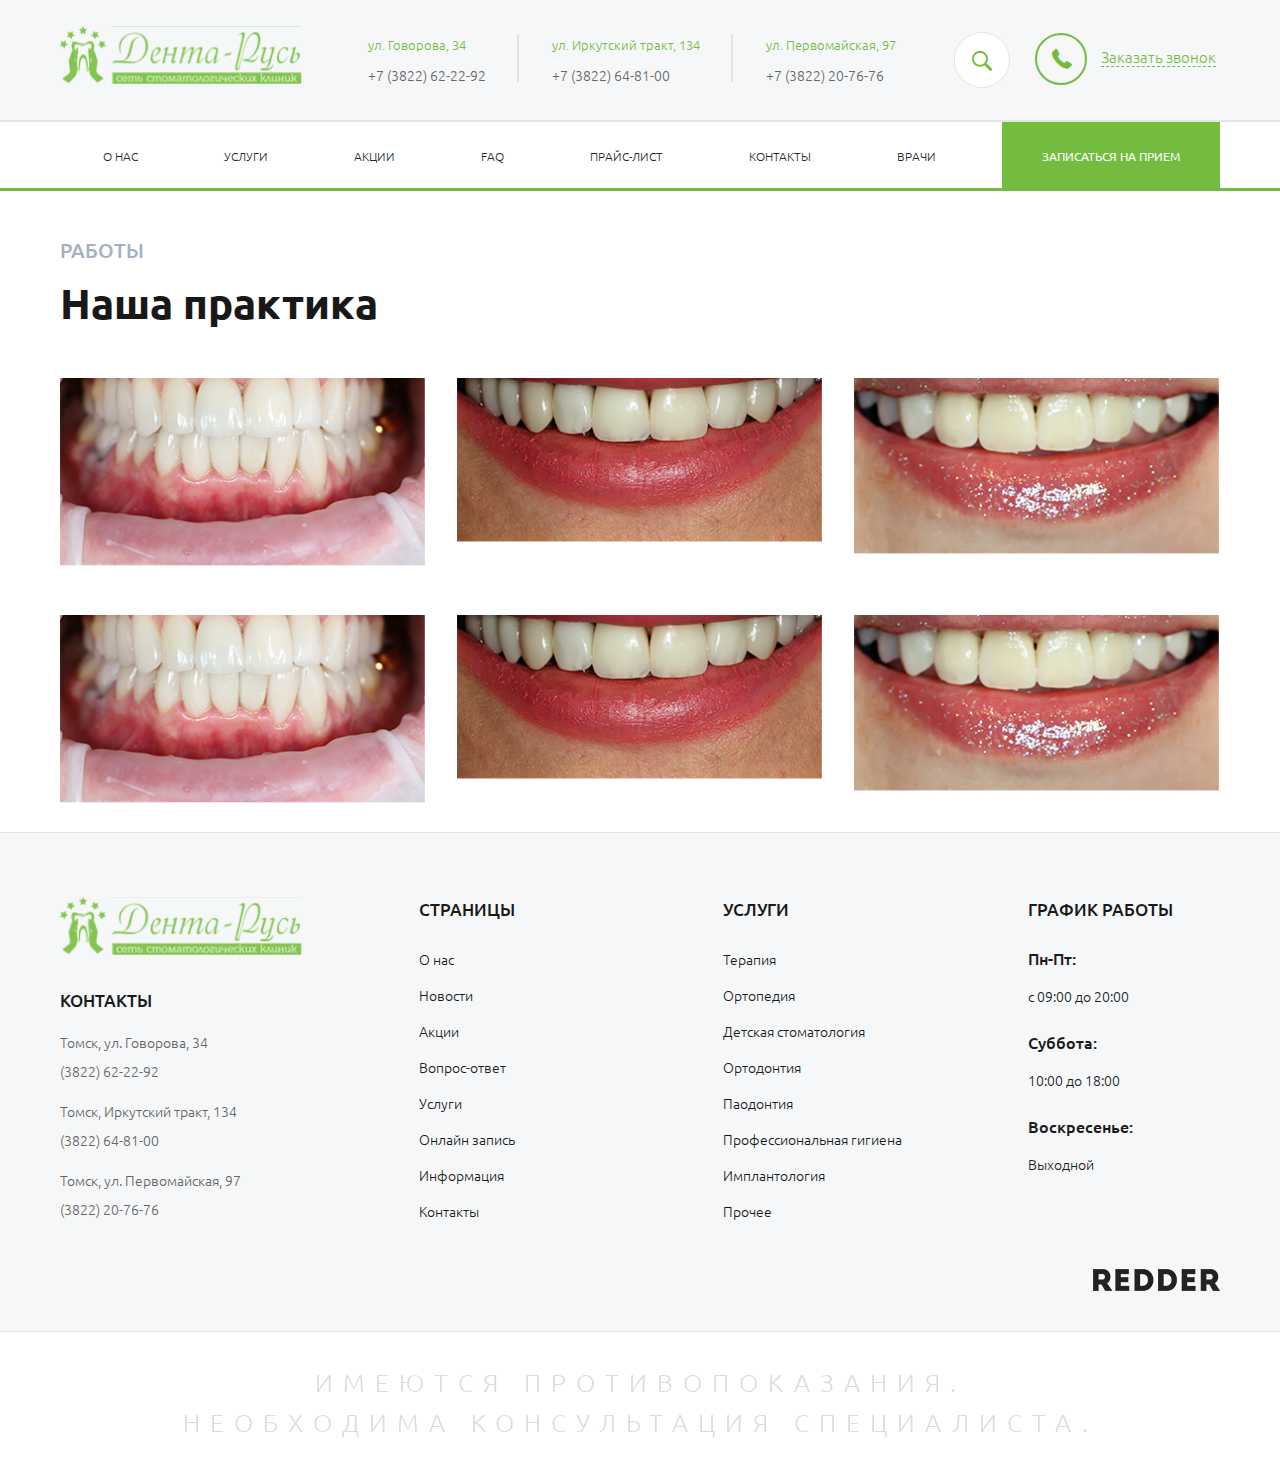
<file: practice.html>
<!DOCTYPE html>
<html>
<head>
	<title></title>
	<meta name="keywords" content=''>
	<meta name="servicesiption" content=''>

	<meta http-equiv="Content-Type" content="text/html; charset=utf-8">
	<meta name="viewport" content="width=device-width,minimum-scale=1,maximum-scale=1">
	<link rel="stylesheet" href="css/reset.css" type="text/css">
	<link rel="stylesheet" href="css/jquery.fancybox.css" type="text/css">
	<link rel="stylesheet" href="css/slick.css" type="text/css">
	<link rel="stylesheet" href="css/KitAnimate.css" type="text/css">
	<link rel="stylesheet" href="css/layout.css" type="text/css">
	<link rel="icon" type="image/vnd.microsoft.icon" href="favicon.ico">

	<link rel="stylesheet" media="screen and (min-width: 769px) and (max-width: 1240px)" href="css/layout-tablet.css" />
	<link rel="stylesheet" media="screen and (min-width: 240px) and (max-width: 768px)" href="css/layout-mobile.css" />
	

	<meta name="viewport" content="width=device-width, initial-scale=1">

	<script type="text/javascript" src="js/jquery-3.2.1.min.js"></script>
	<script type="text/javascript" src="js/jquery.fancybox.js"></script>
	<script type="text/javascript" src="js/jssor.js"></script>
	<script type="text/javascript" src="js/jssor.slider.js"></script>
	<script type="text/javascript" src="js/TweenMax.min.js"></script>
	<script type="text/javascript" src="js/slick.min.js"></script>
	<script type="text/javascript" src="js/swipe.js"></script>
	<script type="text/javascript" src="js/carousel.lite.js"></script>
	<script type="text/javascript" src="js/css3-mediaqueries.js"></script>
	<script type="text/javascript" src="js/jquery.maskedinput.min.js"></script>
	<script type="text/javascript" src="js/jquery.validate.min.js"></script>
	<script type="text/javascript" src="js/KitProgress.js"></script>
	<script type="text/javascript" src="js/KitAnimate.js"></script>
	<script type="text/javascript" src="js/device.js"></script>
	<script type="text/javascript" src="js/KitSend.js"></script>
	<script type="text/javascript" src="js/main.js"></script>
	<script type="text/javascript" src="js/jquery-ui.js"></script>
	<script type="text/javascript" src="js/classie.js"></script>
	<script type="text/javascript" src="js/selectFx.js"></script>	
	

</head>
<body>
<!-- 	<ul class="ps-lines">
		<li class="v" style="margin-left:-580px"></li>
		<li class="v" style="margin-left:580px"></li>
		<li class="v" ></li>
	</ul> -->
	<div class="background-block"></div>
	<div class="background-layer">
		<div class="b-wide-block">
			<div class="white-block">
			</div>
		</div>		
	</div>		
	<div class="b b-head clearfix">
		<div class="b-wide-block">
			<div class="header clearfix">
				<div class="b-block">
					<a href="#">
						<div class="logo left"></div>
					</a>
					<ul class="filials left">
						<li class="filial-addr left">
							<a href="#">ул. Говорова, 34</a>
							<p>+7 (3822) 62-22-92</p>									
						</li>
						<li class="filial-addr left">
							<a href="#">ул. Иркутский тракт, 134</a>
							<p>+7 (3822) 64-81-00</p>									
						</li>					
						<li class="filial-addr left">
							<a href="#">ул. Первомайская, 97</a>
							<p>+7 (3822) 20-76-76</p>									
						</li>							
					</ul>	
					<div class="search">
						<div class="open right">
							<div class="icon-search right"></div>
							<form action="#" class="left">
								<input type="text" class="search-text left">
								<input type="submit" value="" class="search-button right">
							</form>
						</div>						
					</div>
					<div class="callback right">
						<a href="#">
							<div class="callback-btn">
								<div class="icon-callback"></div>						
							</div>
							<p>Заказать звонок</p>
						</a>
					</div>
				</div>
			</div>
			<div class="main-menu left">
				<div class="b-block">
					<ul>
						<li>
							<a href="#">О нас</a>
						</li>
						<li>
							<a href="#">Услуги</a>
						</li>
						<li>
							<a href="#">Акции</a>
						</li>
						<li>
							<a href="#">FAQ</a>
						</li>
						<li>
							<a href="#">Прайс-лист</a>
						</li>
						<li>
							<a href="#">Контакты</a>
						</li>
						<li>
							<a href="#">Врачи</a>
						</li>
					</ul>
					<div class="zapis-na-priem right">
						<a href="#">записаться на прием</a>
					</div>
				</div>					
			</div>							
		</div>
	</div>
	<div class="main-content clearfix">
		<div class="b-wide-block">
			<div class="b-block">
				<div class="p_practice">
					<div class="main-content_top_h1">
						<h1>Работы</h1>
						<h2>Наша практика</h2>
					</div>
					<div class="p_practice_menu clearfix">
						<div class="p_practice_menu_item pract-1" id = "pract-1" style="background-image: url('./i/practice-teeth-01.jpg');"  data-mdbtn="1">
							<div class="p_practice_menu_vcard">
								<h5>Установка виниров</h5>
							</div>
						</div>
						<div class="p_practice_menu_item pract-2" id = "pract-2" style="background-image: url('./i/practice-teeth-02.jpg');"  data-mdbtn="2">
							<div class="p_practice_menu_vcard">
								<h5>Установка виниров</h5>
							</div>
						</div>
						<div class="p_practice_menu_item pract-3" id = "pract-3" style="background-image: url('./i/practice-teeth-03.jpg');"  data-mdbtn="3">
							<div class="p_practice_menu_vcard">
								<h5>Установка виниров</h5>
							</div>
						</div>
						<div class="p_practice_menu_item pract-4" id = "pract-4" style="background-image: url('./i/practice-teeth-04.jpg');"  data-mdbtn="4">
							<div class="p_practice_menu_vcard">
								<h5>Установка виниров</h5>
							</div>
						</div>
						<div class="p_practice_menu_item pract-5" id = "pract-5" style="background-image: url('./i/practice-teeth-05.jpg');"  data-mdbtn="5">
							<div class="p_practice_menu_vcard">
								<h5>Установка виниров</h5>
							</div>
						</div>
						<div class="p_practice_menu_item pract-6" id = "pract-6" style="background-image: url('./i/practice-teeth-06.jpg');"  data-mdbtn="6">
							<div class="p_practice_menu_vcard">
								<h5>Установка виниров</h5>
							</div>
						</div>
					</div>	
					<div class="hidden">
						<div class="p_practice_slider" id="pract-1">
							<div data-slide-id="1" >
								<div class="p_practice_menu_info_triangle">
									<div class="p_practice_menu_info_triangle_im"></div>
								</div>				
								<div class="p_practice_slide">
									<div class="b-block">
										<div class="map-cont-close"></div>
										<h2>Установка виниров</h2>
										<div class="p_practice_slide_top clearfix">
											<div class="p_practice_slide_img left">
												<h4>До</h4>	
												<div class="p_practice_slide_img_before" style="background-image: url('./i/practice-teeth-slide-01.jpg');"></div>
											</div>
											<div class="p_practice_slide_img right">
												<h4>После</h4>	
												<div class="p_practice_slide_img_after" style="background-image: url('./i/practice-teeth-slide-02.jpg');"></div>
											</div>
										</div>
										<div class="p_practice_slide_bot clearfix">
											<div class="p_practice_slide_details left">
												<h4>Описание</h4>
												<h3>Проблема</h3>
												<p>В клинику «Дента-Русь» обратилась 44-х летняя пациентка с жалобами на эстетическую несостоятельность улыбки, старые композитные реставрации, поменявшие цвет.
												</p>
												<br>
												<p>Объективно было отмечено: несостоятельные композитные реставрации зубов верхней челюсти, нарушение краевого прилегания композита,
												</p>
												<br>
												<h3>Решение</h3>
												<p>После всех предложенных вариантов решения данных проблем, пациент предпочел остановиться на керамических винирах, изготовленных с помощью цифровых технологий на зубах верхней и нижней челюсти.
												</p>
											</div>
											<div class="p_practice_slide_executor right">
												<h4>Работу проводил</h4>
												<div class="p_practice_slide_img_executor" style="background-image: url('./i/doctor-1.jpg');"></div>
												<h3>Иоанн Ионнов Иоаннович</h3>
												<p>Стоматолог-терапевт</p>
											</div>
										</div>
									</div>						
								</div>					
							</div>																			
						</div>	
						<div class="p_practice_slider" id="pract-2">
							<div data-slide-id="2" >
								<div class="p_practice_menu_info_triangle">
									<div class="p_practice_menu_info_triangle_im"></div>
								</div>				
								<div class="p_practice_slide">
									<div class="b-block">
										<div class="map-cont-close"></div>
										<h2>Установка виниров</h2>
										<div class="p_practice_slide_top clearfix">
											<div class="p_practice_slide_img left">
												<h4>До</h4>	
												<div class="p_practice_slide_img_before" style="background-image: url('./i/practice-teeth-slide-01.jpg');"></div>
											</div>
											<div class="p_practice_slide_img right">
												<h4>После</h4>	
												<div class="p_practice_slide_img_after" style="background-image: url('./i/practice-teeth-slide-02.jpg');"></div>
											</div>
										</div>
										<div class="p_practice_slide_bot clearfix">
											<div class="p_practice_slide_details left">
												<h4>Описание</h4>
												<h3>Проблема</h3>
												<p>В клинику «Дента-Русь» обратилась 44-х летняя пациентка с жалобами на эстетическую несостоятельность улыбки, старые композитные реставрации, поменявшие цвет.
												</p>
												<br>
												<p>Объективно было отмечено: несостоятельные композитные реставрации зубов верхней челюсти, нарушение краевого прилегания композита,
												</p>
												<br>
												<h3>Решение</h3>
												<p>После всех предложенных вариантов решения данных проблем, пациент предпочел остановиться на керамических винирах, изготовленных с помощью цифровых технологий на зубах верхней и нижней челюсти.
												</p>
											</div>
											<div class="p_practice_slide_executor right">
												<h4>Работу проводил</h4>
												<div class="p_practice_slide_img_executor" style="background-image: url('./i/doctor-1.jpg');"></div>
												<h3>Иоанн Ионнов Иоаннович</h3>
												<p>Стоматолог-терапевт</p>
											</div>
										</div>
									</div>						
								</div>					
							</div>																			
						</div>	
						<div class="p_practice_slider" id="pract-3">
							<div data-slide-id="3" >
								<div class="p_practice_menu_info_triangle">
									<div class="p_practice_menu_info_triangle_im"></div>
								</div>				
								<div class="p_practice_slide">
									<div class="b-block">
										<div class="map-cont-close"></div>
										<h2>Установка виниров</h2>
										<div class="p_practice_slide_top clearfix">
											<div class="p_practice_slide_img left">
												<h4>До</h4>	
												<div class="p_practice_slide_img_before" style="background-image: url('./i/practice-teeth-slide-01.jpg');"></div>
											</div>
											<div class="p_practice_slide_img right">
												<h4>После</h4>	
												<div class="p_practice_slide_img_after" style="background-image: url('./i/practice-teeth-slide-02.jpg');"></div>
											</div>
										</div>
										<div class="p_practice_slide_bot clearfix">
											<div class="p_practice_slide_details left">
												<h4>Описание</h4>
												<h3>Проблема</h3>
												<p>В клинику «Дента-Русь» обратилась 44-х летняя пациентка с жалобами на эстетическую несостоятельность улыбки, старые композитные реставрации, поменявшие цвет.
												</p>
												<br>
												<p>Объективно было отмечено: несостоятельные композитные реставрации зубов верхней челюсти, нарушение краевого прилегания композита,
												</p>
												<br>
												<h3>Решение</h3>
												<p>После всех предложенных вариантов решения данных проблем, пациент предпочел остановиться на керамических винирах, изготовленных с помощью цифровых технологий на зубах верхней и нижней челюсти.
												</p>
											</div>
											<div class="p_practice_slide_executor right">
												<h4>Работу проводил</h4>
												<div class="p_practice_slide_img_executor" style="background-image: url('./i/doctor-1.jpg');"></div>
												<h3>Иоанн Ионнов Иоаннович</h3>
												<p>Стоматолог-терапевт</p>
											</div>
										</div>
									</div>						
								</div>					
							</div>																			
						</div>	
						<div class="p_practice_slider" id="pract-4">
							<div data-slide-id="4" >
								<div class="p_practice_menu_info_triangle">
									<div class="p_practice_menu_info_triangle_im"></div>
								</div>				
								<div class="p_practice_slide">
									<div class="b-block">
										<div class="map-cont-close"></div>
										<h2>Установка виниров</h2>
										<div class="p_practice_slide_top clearfix">
											<div class="p_practice_slide_img left">
												<h4>До</h4>	
												<div class="p_practice_slide_img_before" style="background-image: url('./i/practice-teeth-slide-01.jpg');"></div>
											</div>
											<div class="p_practice_slide_img right">
												<h4>После</h4>	
												<div class="p_practice_slide_img_after" style="background-image: url('./i/practice-teeth-slide-02.jpg');"></div>
											</div>
										</div>
										<div class="p_practice_slide_bot clearfix">
											<div class="p_practice_slide_details left">
												<h4>Описание</h4>
												<h3>Проблема</h3>
												<p>В клинику «Дента-Русь» обратилась 44-х летняя пациентка с жалобами на эстетическую несостоятельность улыбки, старые композитные реставрации, поменявшие цвет.
												</p>
												<br>
												<p>Объективно было отмечено: несостоятельные композитные реставрации зубов верхней челюсти, нарушение краевого прилегания композита,
												</p>
												<br>
												<h3>Решение</h3>
												<p>После всех предложенных вариантов решения данных проблем, пациент предпочел остановиться на керамических винирах, изготовленных с помощью цифровых технологий на зубах верхней и нижней челюсти.
												</p>
											</div>
											<div class="p_practice_slide_executor right">
												<h4>Работу проводил</h4>
												<div class="p_practice_slide_img_executor" style="background-image: url('./i/doctor-1.jpg');"></div>
												<h3>Иоанн Ионнов Иоаннович</h3>
												<p>Стоматолог-терапевт</p>
											</div>
										</div>
									</div>						
								</div>					
							</div>																			
						</div>	
						<div class="p_practice_slider" id="pract-5">
							<div data-slide-id="5" >
								<div class="p_practice_menu_info_triangle">
									<div class="p_practice_menu_info_triangle_im"></div>
								</div>				
								<div class="p_practice_slide">
									<div class="b-block">
										<div class="map-cont-close"></div>
										<h2>Установка виниров</h2>
										<div class="p_practice_slide_top clearfix">
											<div class="p_practice_slide_img left">
												<h4>До</h4>	
												<div class="p_practice_slide_img_before" style="background-image: url('./i/practice-teeth-slide-01.jpg');"></div>
											</div>
											<div class="p_practice_slide_img right">
												<h4>После</h4>	
												<div class="p_practice_slide_img_after" style="background-image: url('./i/practice-teeth-slide-02.jpg');"></div>
											</div>
										</div>
										<div class="p_practice_slide_bot clearfix">
											<div class="p_practice_slide_details left">
												<h4>Описание</h4>
												<h3>Проблема</h3>
												<p>В клинику «Дента-Русь» обратилась 44-х летняя пациентка с жалобами на эстетическую несостоятельность улыбки, старые композитные реставрации, поменявшие цвет.
												</p>
												<br>
												<p>Объективно было отмечено: несостоятельные композитные реставрации зубов верхней челюсти, нарушение краевого прилегания композита,
												</p>
												<br>
												<h3>Решение</h3>
												<p>После всех предложенных вариантов решения данных проблем, пациент предпочел остановиться на керамических винирах, изготовленных с помощью цифровых технологий на зубах верхней и нижней челюсти.
												</p>
											</div>
											<div class="p_practice_slide_executor right">
												<h4>Работу проводил</h4>
												<div class="p_practice_slide_img_executor" style="background-image: url('./i/doctor-1.jpg');"></div>
												<h3>Иоанн Ионнов Иоаннович</h3>
												<p>Стоматолог-терапевт</p>
											</div>
										</div>
									</div>						
								</div>					
							</div>																			
						</div>	
						<div class="p_practice_slider" id="pract-6">
							<div data-slide-id="6" >
								<div class="p_practice_menu_info_triangle">
									<div class="p_practice_menu_info_triangle_im"></div>
								</div>				
								<div class="p_practice_slide">
									<div class="b-block">
										<div class="map-cont-close"></div>
										<h2>Установкров</h2>
										<div class="p_practice_slide_top clearfix">
											<div class="p_practice_slide_img left">
												<h4>До</h4>	
												<div class="p_practice_slide_img_before" style="background-image: url('./i/practice-teeth-slide-01.jpg');"></div>
											</div>
											<div class="p_practice_slide_img right">
												<h4>После</h4>	
												<div class="p_practice_slide_img_after" style="background-image: url('./i/practice-teeth-slide-02.jpg');"></div>
											</div>
										</div>
										<div class="p_practice_slide_bot clearfix">
											<div class="p_practice_slide_details left">
												<h4>Описание</h4>
												<h3>Проблема</h3>
												<p>В клинику «Дента-Русь» обратилась 44-х летняя пациентка с жалобами на эстетическую несостоятельность улыбки, старые композитные реставрации, поменявшие цвет.
												</p>
												<br>
												<p>Объективно было отмечено: несостоятельные композитные реставрации зубов верхней челюсти, нарушение краевого прилегания композита,
												</p>
												<br>
												<h3>Решение</h3>
												<p>После всех предложенных вариантов решения данных проблем, пациент предпочел остановиться на керамических винирах, изготовленных с помощью цифровых технологий на зубах верхней и нижней челюсти.
												</p>
											</div>
											<div class="p_practice_slide_executor right">
												<h4>Работу проводил</h4>
												<div class="p_practice_slide_img_executor" style="background-image: url('./i/doctor-1.jpg');"></div>
												<h3>Иоанн Ионнов Иоаннович</h3>
												<p>Стоматолог-терапевт</p>
											</div>
										</div>
									</div>						
								</div>					
							</div>																			
						</div>	
					</div>			
				</div>
			</div>
		</div>
	</div>
	<div class="b footer clearfix">
		<div class="footer-cont">
			<div class="b-wide-block">
				<div class="b-block">
					<div class="footer-columns">
						<div class="footer-logconts left">
							<div class="footer-logo">
								<a href="#">
									<div class="footer-logo-img left"></div>
								</a>
							</div>
							<div class="footer-contacts">
								<h4>Контакты</h4>
								<ul>
									<li>
										<p>Томск, ул. Говорова, 34</p>
										<p>(3822) 62-22-92</p>
									</li>
									<li>
										<p>Томск, Иркутский тракт, 134</p>
										<p>(3822) 64-81-00</p>
									</li>
									<li>
										<p>Томск, ул. Первомайская, 97</p>
										<p>(3822) 20-76-76</p>
									</li>
								</ul>
							</div>
						</div>
						<div class="footer-pages left">
							<h4>Страницы</h4>
							<ul>
								<li><a href="">О нас</a></li>
								<li><a href="">Новости</a></li>
								<li><a href="">Акции</a></li>
								<li><a href="">Вопрос-ответ</a></li>
								<li><a href="">Услуги</a></li>
								<li><a href="">Онлайн запись</a></li>
								<li><a href="">Информация</a></li>
								<li><a href="">Контакты</a></li>
							</ul>
						</div>
						<div class="footer-services left">
							<h4>Услуги</h4>
							<ul>
								<li><a href="">Терапия</a></li>
								<li><a href="">Ортопедия</a></li>
								<li><a href="">Детская стоматология</a></li>
								<li><a href="">Ортодонтия</a></li>
								<li><a href="">Паодонтия</a></li>
								<li><a href="">Профессиональная гигиена</a></li>
								<li><a href="">Имплантология</a></li>
								<li><a href="">Прочее</a></li>
							</ul>
						</div>
						<div class="footer-shedule left">
							<ul>
								<h4>График работы</h4>
								<li>
									<h6>Пн-Пт:</h6>
									<p>с 09:00 до 20:00</p>
								</li>
								<li>
									<h6>Суббота:</h6>
									<p>10:00 до 18:00</p>
								</li>
								<li>
									<h6>Воскресенье:</h6>
									<p>Выходной</p>
								</li>
							</ul>
						</div>						
					</div>
					<div class="footer-copyright">
						<a href="#"></a>
					</div>
				</div>
			</div>
		</div>
		<div class="footer-sub">
			<p>Имеются противопоказания.<br>Необходима консультация специалиста.</p>
		</div>															
	</div>

	<script type="application/javascript" src="js/fastclick.js"></script>
	
	<div style="display:none;">
		<a href="#b-popup-error" class="b-error-link fancy" style="display:none;"></a>
		<div class="b-popup" id="b-popup-1">
			<h3>Оставьте заявку</h3>
			<h4>и наши специалисты<br>свяжутся с Вами в ближайшее время</h4>
			<form action="kitsend.php" method="POST" id="b-form-1" data-block="#b-popup-2">
				<div class="b-popup-form">
					<label for="name">Введите Ваше имя</label>
					<input type="text" id="name" name="name" required/>
					<label for="tel">Введите Ваш номер телефона</label>
					<input type="text" id="tel" name="phone" required/>
					<label for="tel">Введите Ваш E-mail</label>
					<input type="text" id="tel" name="email" required/>
					<input type="hidden" name="subject" value="Заказ"/>
					<input type="submit" class="ajax b-orange-butt" value="Заказать">
					<a href="#b-popup-success" class="b-thanks-link fancy" style="display:none;"></a>
				</div>
			</form>
		</div>
		<div class="b-thanks b-popup" id="b-popup-success">
			<h3>Спасибо!</h3>
			<h4>Ваша заявка успешно отправлена.<br/>Наш менеджер свяжется с Вами в течение часа.</h4>
			<input type="submit" class="b-orange-butt" onclick="$.fancybox.close(); return false;" value="Закрыть">
		</div>
		<div class="b-thanks b-popup" id="b-popup-error">
			<h3>Ошибка отправки!</h3>
			<h4>Приносим свои извинения. Пожалуйста, попробуйте отправить Вашу заявку позже.</h4>
			<input type="submit" class="b-orange-butt" onclick="$.fancybox.close(); return false;" value="Закрыть">
		</div>
	</div>
</body>
</html>
</file>
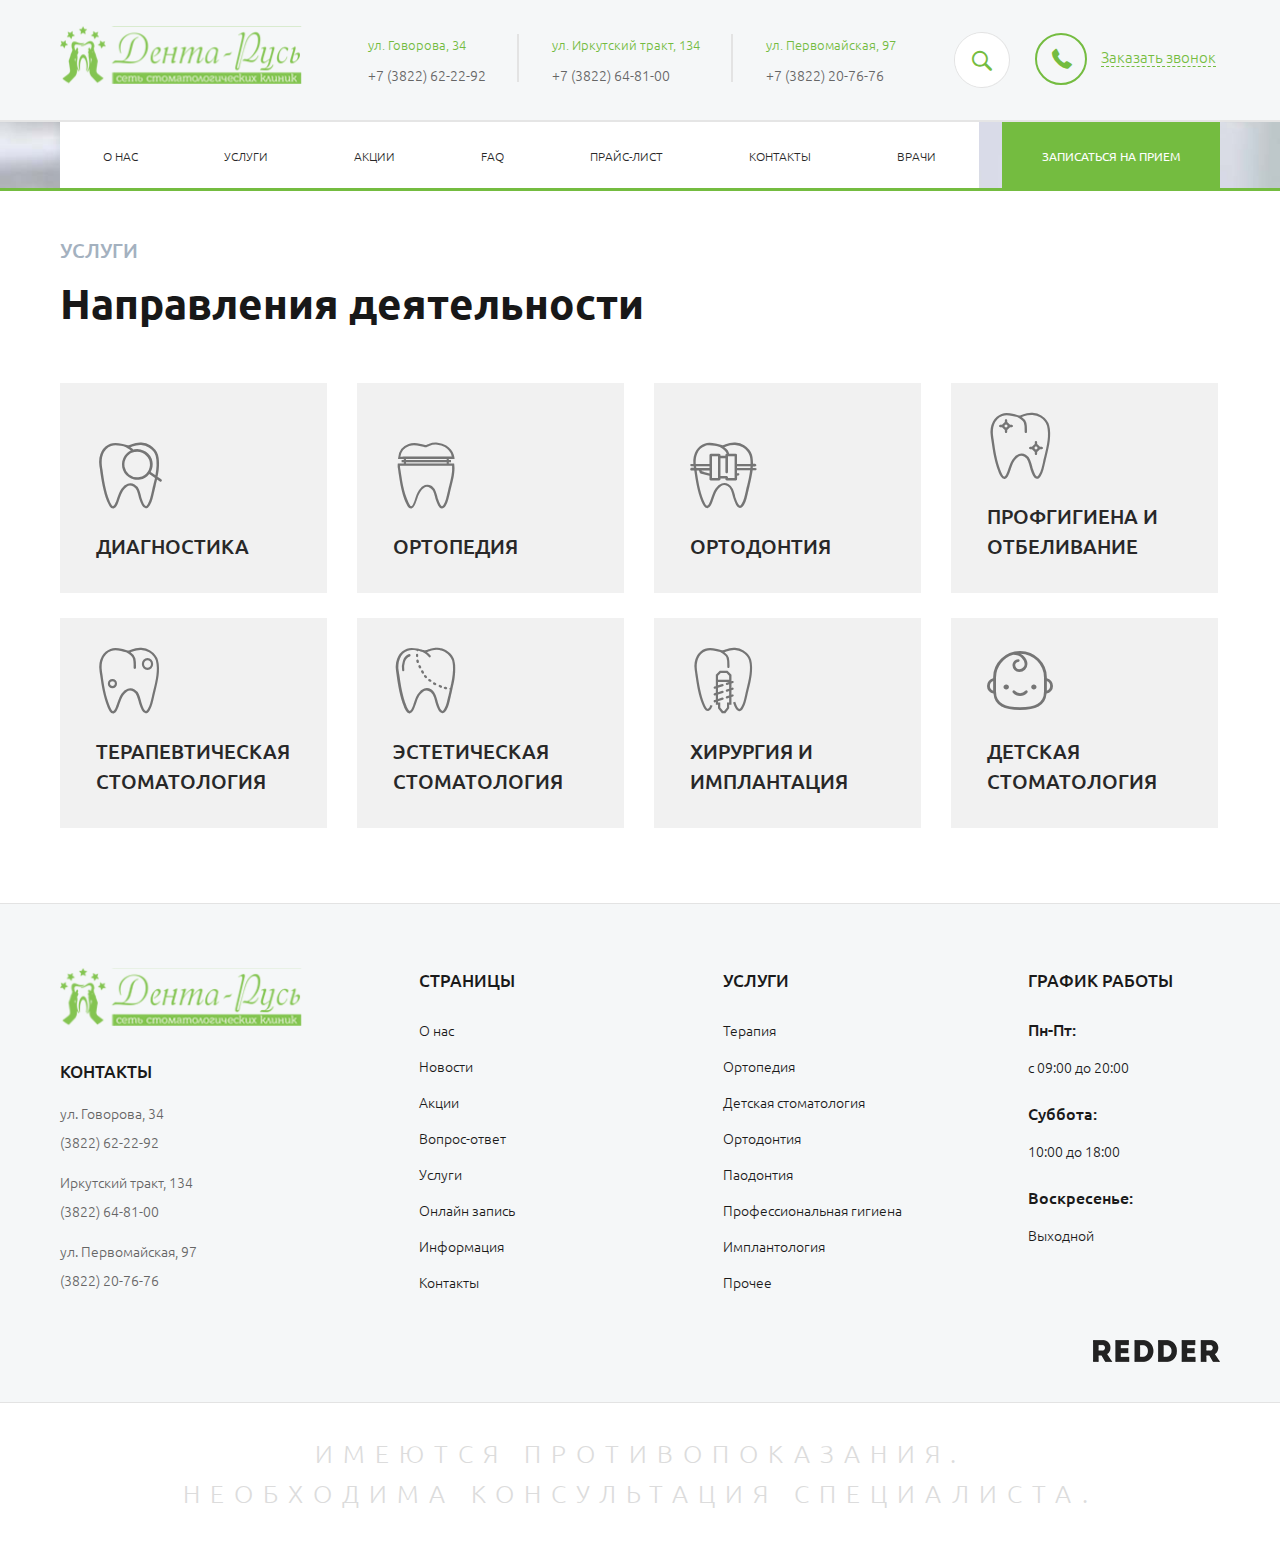
<file: services.html>
<!DOCTYPE html>
<html>
<head>
	<title></title>
	<meta name="keywords" content=''>
	<meta name="servicesiption" content=''>

	<meta http-equiv="Content-Type" content="text/html; charset=utf-8">
	<meta name="viewport" content="width=device-width,minimum-scale=1,maximum-scale=1">
	<link rel="stylesheet" href="css/reset.css" type="text/css">
	<link rel="stylesheet" href="css/jquery.fancybox.css" type="text/css">
	<link rel="stylesheet" href="css/slick.css" type="text/css">
	<link rel="stylesheet" href="css/KitAnimate.css" type="text/css">
	<link rel="stylesheet" href="css/layout.css" type="text/css">
	<link rel="icon" type="image/vnd.microsoft.icon" href="favicon.ico">

	<link rel="stylesheet" media="screen and (min-width: 769px) and (max-width: 1240px)" href="css/layout-tablet.css" />
	<link rel="stylesheet" media="screen and (min-width: 240px) and (max-width: 768px)" href="css/layout-mobile.css" />
	

	<meta name="viewport" content="width=device-width, initial-scale=1">

	<script type="text/javascript" src="js/jquery-3.2.1.min.js"></script>
	<script type="text/javascript" src="js/jquery.fancybox.js"></script>
	<script type="text/javascript" src="js/jssor.js"></script>
	<script type="text/javascript" src="js/jssor.slider.js"></script>
	<script type="text/javascript" src="js/TweenMax.min.js"></script>
	<script type="text/javascript" src="js/slick.min.js"></script>
	<script type="text/javascript" src="js/swipe.js"></script>
	<script type="text/javascript" src="js/carousel.lite.js"></script>
	<script type="text/javascript" src="js/css3-mediaqueries.js"></script>
	<script type="text/javascript" src="js/jquery.maskedinput.min.js"></script>
	<script type="text/javascript" src="js/jquery.validate.min.js"></script>
	<script type="text/javascript" src="js/KitProgress.js"></script>
	<script type="text/javascript" src="js/KitAnimate.js"></script>
	<script type="text/javascript" src="js/device.js"></script>
	<script type="text/javascript" src="js/KitSend.js"></script>
	<script type="text/javascript" src="js/main.js"></script>
	<script type="text/javascript" src="js/jquery-ui.js"></script>
	<script type="text/javascript" src="js/classie.js"></script>
	<script type="text/javascript" src="js/selectFx.js"></script>	
	
	<script type="application/javascript" src="js/fastclick.js"></script>
</head>
<body>
<!-- 	<ul class="ps-lines">
		<li class="v" style="margin-left:-580px"></li>
		<li class="v" style="margin-left:580px"></li>
		<li class="v" ></li>
	</ul> -->
	<div class="background-block"></div>	
	<div class="b b-head clearfix">
		<div class="b-wide-block">
			<div class="header clearfix">
				<div class="b-block">
					<a href="#">
						<div class="logo left"></div>
					</a>
					<ul class="filials left">
						<li class="filial-addr left">
							<a href="#">ул. Говорова, 34</a>
							<p>+7 (3822) 62-22-92</p>									
						</li>
						<li class="filial-addr left">
							<a href="#">ул. Иркутский тракт, 134</a>
							<p>+7 (3822) 64-81-00</p>									
						</li>					
						<li class="filial-addr left">
							<a href="#">ул. Первомайская, 97</a>
							<p>+7 (3822) 20-76-76</p>									
						</li>							
					</ul>	
					<div class="search">
						<div class="open right">
							<div class="icon-search right"></div>
							<form action="#" class="left">
								<input type="text" class="search-text left">
								<input type="submit" value="" class="search-button right">
							</form>
						</div>						
					</div>
					<div class="callback right">
						<a href="#">
							<div class="callback-btn">
								<div class="icon-callback"></div>						
							</div>
							<p>Заказать звонок</p>
						</a>
					</div>
				</div>
			</div>
			<div class="main-menu left">
				<div class="b-block">
					<ul>
						<li>
							<a href="#">О нас</a>
						</li>
						<li>
							<a href="#">Услуги</a>
						</li>
						<li>
							<a href="#">Акции</a>
						</li>
						<li>
							<a href="#">FAQ</a>
						</li>
						<li>
							<a href="#">Прайс-лист</a>
						</li>
						<li>
							<a href="#">Контакты</a>
						</li>
						<li>
							<a href="#">Врачи</a>
						</li>
					</ul>
					<div class="zapis-na-priem right">
						<a href="#">записаться на прием</a>
					</div>
				</div>					
			</div>							
		</div>
	</div>
	<div class="main-content clearfix">
		<div class="b-wide-block">
			<div class="b-block">
				<div class="p_services clearfix">
					<div class="main-content_top_h1">
						<h1>услуги</h1>
						<h2>Направления деятельности</h2>
					</div>
					<div class="p_services_menu notmobile">
						<div id="diagnostic" class="p_services_menu_item" data-msbtn="1"><a href="#diagnostic" class="icon-diagnostika"> <span>Диагностика</span></a></div>
						<div id="orthopedic" class="p_services_menu_item" data-msbtn="2"><a href="#orthopedic" class="icon-ortopedia"> <span>ортопедия</span></a></div>
						<div id="ortodontia" class="p_services_menu_item" data-msbtn="3"><a href="#orthodontic" class="icon-ortodontia"> <span>Ортодонтия</span></a></div>
						<div id="profgigiena" class="p_services_menu_item" data-msbtn="4"><a href="#profgigiena" class="icon-gigiena"> <span>Профгигиена и отбеливание</span></a></div>
						<div id="terapevt" class="p_services_menu_item" data-msbtn="5"><a href="#terapevt" class="icon-terapevt"> <span>Терапевтическая стоматология</span></a></div>
						<div id="estetic" class="p_services_menu_item" data-msbtn="6"><a href="#estetic" class="icon-estet"> <span>Эстетическая стоматология</span></a></div>
						<div id="surgery" class="p_services_menu_item" data-msbtn="7"><a href="#surgery" class="icon-implant"> <span>хирургия и имплантация</span></a></div>
						<div id="childrens" class="p_services_menu_item" data-msbtn="8"><a href="#childrens" class="icon-child"> <span>детская стоматология</span></a></div>
					</div>
					<div class="p_services_mobile_menu mobile" id="accordion">
						<h3  class="icon-diagnostika"><span>Диагностика</span></h3>
						<div>
							<ul>
								<li><a href="#">Лечение кариеса</a></li>
								<li><a href="#">Лечение зубов без бормашины</a></li>
								<li><a href="#">Лечение корневых каналов зубов</a></li>
								<li><a href="#">Лечение зубов под микроскопом</a></li>
								<li><a href="#">Лечение пульпита</a></li>
								<li><a href="#">Лечение десен</a></li>
								<li><a href="#">Лечение кариеса методом ICON</a></li>
							</ul>						
						</div>
						<h3  class="icon-ortopedia"><span>ортопедия</span></h3>
						<div>
							<ul>
								<li><a href="#">Лечение кариеса</a></li>
								<li><a href="#">Лечение зубов без бормашины</a></li>
								<li><a href="#">Лечение корневых каналов зубов</a></li>
								<li><a href="#">Лечение зубов под микроскопом</a></li>
								<li><a href="#">Лечение пульпита</a></li>
								<li><a href="#">Лечение десен</a></li>
								<li><a href="#">Лечение кариеса методом ICON</a></li>
							</ul>						
						</div>						
						<h3  class="icon-ortodontia"><span>Ортодонтия</span></h3>
						<div>
							<ul>
								<li><a href="#">Лечение кариеса</a></li>
								<li><a href="#">Лечение зубов без бормашины</a></li>
								<li><a href="#">Лечение корневых каналов зубов</a></li>
								<li><a href="#">Лечение зубов под микроскопом</a></li>
								<li><a href="#">Лечение пульпита</a></li>
								<li><a href="#">Лечение десен</a></li>
								<li><a href="#">Лечение кариеса методом ICON</a></li>
							</ul>							
						</div>						
						<h3  class="icon-gigiena"><span>Профгигиена и отбеливание</span></h3>
						<div>
							<ul>
								<li><a href="#">Лечение кариеса</a></li>
								<li><a href="#">Лечение зубов без бормашины</a></li>
								<li><a href="#">Лечение корневых каналов зубов</a></li>
								<li><a href="#">Лечение зубов под микроскопом</a></li>
								<li><a href="#">Лечение пульпита</a></li>
								<li><a href="#">Лечение десен</a></li>
								<li><a href="#">Лечение кариеса методом ICON</a></li>
							</ul>							
						</div>						
						<h3  class="icon-terapevt"><span>Терапевтическая стоматология</span></h3>
						<div>
							<ul>
								<li><a href="#">Лечение кариеса</a></li>
								<li><a href="#">Лечение зубов без бормашины</a></li>
								<li><a href="#">Лечение корневых каналов зубов</a></li>
								<li><a href="#">Лечение зубов под микроскопом</a></li>
								<li><a href="#">Лечение пульпита</a></li>
								<li><a href="#">Лечение десен</a></li>
								<li><a href="#">Лечение кариеса методом ICON</a></li>
							</ul>							
						</div>						
						<h3  class="icon-estet"><span>Эстетическая стоматология</span></h3>
						<div>
							<ul>
								<li><a href="#">Лечение кариеса</a></li>
								<li><a href="#">Лечение зубов без бормашины</a></li>
								<li><a href="#">Лечение корневых каналов зубов</a></li>
								<li><a href="#">Лечение зубов под микроскопом</a></li>
								<li><a href="#">Лечение пульпита</a></li>
								<li><a href="#">Лечение десен</a></li>
								<li><a href="#">Лечение кариеса методом ICON</a></li>
							</ul>						
						</div>						
						<h3  class="icon-implant"><span>хирургия и имплантация</span></h3>
						<div>
							<ul>
								<li><a href="#">Лечение кариеса</a></li>
								<li><a href="#">Лечение зубов без бормашины</a></li>
								<li><a href="#">Лечение корневых каналов зубов</a></li>
								<li><a href="#">Лечение зубов под микроскопом</a></li>
								<li><a href="#">Лечение пульпита</a></li>
								<li><a href="#">Лечение десен</a></li>
								<li><a href="#">Лечение кариеса методом ICON</a></li>
							</ul>						
						</div>						
						<h3  class="icon-child"><span>детская стоматология</span></h3>
						<div>
							<ul>
								<li><a href="#">Лечение кариеса</a></li>
								<li><a href="#">Лечение зубов без бормашины</a></li>
								<li><a href="#">Лечение корневых каналов зубов</a></li>
								<li><a href="#">Лечение зубов под микроскопом</a></li>
								<li><a href="#">Лечение пульпита</a></li>
								<li><a href="#">Лечение десен</a></li>
								<li><a href="#">Лечение кариеса методом ICON</a></li>
							</ul>					
						</div>						
					</div>					
				</div>
			</div>
		</div>
	</div>
	<div class="b footer clearfix">
		<div class="footer-cont">
			<div class="b-wide-block">
				<div class="b-block clearfix">
					<div class="footer-columns clearfix">
						<div class="footer-logconts left">
							<div class="footer-logo">
								<a href="#">
									<div class="footer-logo-img left"></div>
								</a>
							</div>
							<div class="footer-contacts">
								<h4>Контакты</h4>
								<ul>
									<li>
										<p>ул. Говорова, 34</p>
										<p>(3822) 62-22-92</p>
									</li>
									<li>
										<p>Иркутский тракт, 134</p>
										<p>(3822) 64-81-00</p>
									</li>
									<li>
										<p>ул. Первомайская, 97</p>
										<p>(3822) 20-76-76</p>
									</li>
								</ul>
							</div>
						</div>
						<div class="footer-pages left">
							<h4>Страницы</h4>
							<ul>
								<li><a href="">О нас</a></li>
								<li><a href="">Новости</a></li>
								<li><a href="">Акции</a></li>
								<li><a href="">Вопрос-ответ</a></li>
								<li><a href="">Услуги</a></li>
								<li><a href="">Онлайн запись</a></li>
								<li><a href="">Информация</a></li>
								<li><a href="">Контакты</a></li>
							</ul>
						</div>
						<div class="footer-services left">
							<h4>Услуги</h4>
							<ul>
								<li><a href="">Терапия</a></li>
								<li><a href="">Ортопедия</a></li>
								<li><a href="">Детская стоматология</a></li>
								<li><a href="">Ортодонтия</a></li>
								<li><a href="">Паодонтия</a></li>
								<li><a href="">Профессиональная гигиена</a></li>
								<li><a href="">Имплантология</a></li>
								<li><a href="">Прочее</a></li>
							</ul>
						</div>
						<div class="footer-shedule left">
							<ul>
								<h4>График работы</h4>
								<li>
									<h6>Пн-Пт:</h6>
									<p>с 09:00 до 20:00</p>
								</li>
								<li>
									<h6>Суббота:</h6>
									<p>10:00 до 18:00</p>
								</li>
								<li>
									<h6>Воскресенье:</h6>
									<p>Выходной</p>
								</li>
							</ul>
						</div>						
					</div>
					<div class="footer-copyright">
						<a href="#"></a>
					</div>
				</div>
			</div>
		</div>
		<div class="footer-sub b-wide-block">
			<p>Имеются противопоказания.<br>Необходима консультация специалиста.</p>
		</div>
		<div class="p_services_menu_info_slider">
			<div data-slide-id="1" class="p_services_menu_info_slider_items">
				<div class="p_services_menu_info_img"></div>
				<div class="p_services_menu_info_text">
					<h3>Диагностика</h3>
					<p>Мы рады встрече с Вами на сайте «Дента-Русь». Уже более 10 лет мы ежедневно доказываем своей работой, что стоматологическая помощь должна быть профессиональной, быстрой и доступной.</p>
				</div>
				<div class="p_services_menu_info_urls">
					<ul>
						<li><a href="#">Лечение кариеса</a></li>
						<li><a href="#">Лечение зубов без бормашины</a></li>
						<li><a href="#">Лечение корневых каналов зубов</a></li>
						<li><a href="#">Лечение зубов под микроскопом</a></li>
						<li><a href="#">Лечение пульпита</a></li>
						<li><a href="#">Лечение десен</a></li>
						<li><a href="#">Лечение кариеса методом ICON</a></li>
					</ul>
				</div>
				<div href="#" class="map-cont-close services_slide_close_btn"></div>
			</div>
			<div data-slide-id="2" class="p_services_menu_info_slider_items">
				<div class="p_services_menu_info_img"></div>
				<div class="p_services_menu_info_text">
					<h3>Диагностика 2</h3>
					<p>Мы рады встрече с Вами на сайте «Дента-Русь». Уже более 10 лет мы ежедневно доказываем своей работой, что стоматологическая помощь должна быть профессиональной, быстрой и доступной.</p>
				</div>
				<div class="p_services_menu_info_urls">
					<ul>
						<li><a href="#">Лечение кариеса</a></li>
						<li><a href="#">Лечение зубов без бормашины</a></li>
						<li><a href="#">Лечение корневых каналов зубов</a></li>
						<li><a href="#">Лечение зубов под микроскопом</a></li>
						<li><a href="#">Лечение пульпита</a></li>
						<li><a href="#">Лечение десен</a></li>
						<li><a href="#">Лечение кариеса методом ICON</a></li>
					</ul>
				</div>	
				<div href="#" class="map-cont-close services_slide_close_btn"></div>				
			</div>
			<div data-slide-id="3" class="p_services_menu_info_slider_items">
				<div class="p_services_menu_info_img"></div>
				<div class="p_services_menu_info_text">
					<h3>Диагностика 3</h3>
					<p>Мы рады встрече с Вами на сайте «Дента-Русь». Уже более 10 лет мы ежедневно доказываем своей работой, что стоматологическая помощь должна быть профессиональной, быстрой и доступной.</p>
				</div>
				<div class="p_services_menu_info_urls">
					<ul>
						<li><a href="#">Лечение кариеса</a></li>
						<li><a href="#">Лечение зубов без бормашины</a></li>
						<li><a href="#">Лечение корневых каналов зубов</a></li>
						<li><a href="#">Лечение зубов под микроскопом</a></li>
						<li><a href="#">Лечение пульпита</a></li>
						<li><a href="#">Лечение десен</a></li>
						<li><a href="#">Лечение кариеса методом ICON</a></li>
					</ul>
				</div>
				<div href="#" class="map-cont-close services_slide_close_btn"></div>				
			</div>
			<div data-slide-id="4" class="p_services_menu_info_slider_items">
				<div class="p_services_menu_info_img"></div>
				<div class="p_services_menu_info_text">
					<h3>Диагностика 4</h3>
					<p>Мы рады встрече с Вами на сайте «Дента-Русь». Уже более 10 лет мы ежедневно доказываем своей работой, что стоматологическая помощь должна быть профессиональной, быстрой и доступной.</p>
				</div>
				<div class="p_services_menu_info_urls">
					<ul>
						<li><a href="#">Лечение кариеса</a></li>
						<li><a href="#">Лечение зубов без бормашины</a></li>
						<li><a href="#">Лечение корневых каналов зубов</a></li>
						<li><a href="#">Лечение зубов под микроскопом</a></li>
						<li><a href="#">Лечение пульпита</a></li>
						<li><a href="#">Лечение десен</a></li>
						<li><a href="#">Лечение кариеса методом ICON</a></li>
					</ul>
				</div>
				<div href="#" class="map-cont-close services_slide_close_btn"></div>				
			</div>
			<div data-slide-id="5" class="p_services_menu_info_slider_items">
				<div class="p_services_menu_info_img"></div>
				<div class="p_services_menu_info_text">
					<h3>Диагностика 5</h3>
					<p>Мы рады встрече с Вами на сайте «Дента-Русь». Уже более 10 лет мы ежедневно доказываем своей работой, что стоматологическая помощь должна быть профессиональной, быстрой и доступной.</p>
				</div>
				<div class="p_services_menu_info_urls">
					<ul>
						<li><a href="#">Лечение кариеса</a></li>
						<li><a href="#">Лечение зубов без бормашины</a></li>
						<li><a href="#">Лечение корневых каналов зубов</a></li>
						<li><a href="#">Лечение зубов под микроскопом</a></li>
						<li><a href="#">Лечение пульпита</a></li>
						<li><a href="#">Лечение десен</a></li>
						<li><a href="#">Лечение кариеса методом ICON</a></li>
					</ul>
				</div>	
				<div href="#" class="map-cont-close services_slide_close_btn"></div>				
			</div>
			<div data-slide-id="6" class="p_services_menu_info_slider_items">
				<div class="p_services_menu_info_img"></div>
				<div class="p_services_menu_info_text">
					<h3>Диагностика 6</h3>
					<p>Мы рады встрече с Вами на сайте «Дента-Русь». Уже более 10 лет мы ежедневно доказываем своей работой, что стоматологическая помощь должна быть профессиональной, быстрой и доступной.</p>
				</div>
				<div class="p_services_menu_info_urls">
					<ul>
						<li><a href="#">Лечение кариеса</a></li>
						<li><a href="#">Лечение зубов без бормашины</a></li>
						<li><a href="#">Лечение корневых каналов зубов</a></li>
						<li><a href="#">Лечение зубов под микроскопом</a></li>
						<li><a href="#">Лечение пульпита</a></li>
						<li><a href="#">Лечение десен</a></li>
						<li><a href="#">Лечение кариеса методом ICON</a></li>
					</ul>
				</div>	
				<div href="#" class="map-cont-close services_slide_close_btn"></div>
			</div>
			<div data-slide-id="7" class="p_services_menu_info_slider_items">
				<div class="p_services_menu_info_img"></div>
				<div class="p_services_menu_info_text">
					<h3>Диагностика 7</h3>
					<p>Мы рады встрече с Вами на сайте «Дента-Русь». Уже более 10 лет мы ежедневно доказываем своей работой, что стоматологическая помощь должна быть профессиональной, быстрой и доступной.</p>
				</div>
				<div class="p_services_menu_info_urls">
					<ul>
						<li><a href="#">Лечение кариеса</a></li>
						<li><a href="#">Лечение зубов без бормашины</a></li>
						<li><a href="#">Лечение корневых каналов зубов</a></li>
						<li><a href="#">Лечение зубов под микроскопом</a></li>
						<li><a href="#">Лечение пульпита</a></li>
						<li><a href="#">Лечение десен</a></li>
						<li><a href="#">Лечение кариеса методом ICON</a></li>
					</ul>
				</div>	
				<div href="#" class="map-cont-close services_slide_close_btn"></div>				
			</div>
			<div data-slide-id="8" class="p_services_menu_info_slider_items">
				<div class="p_services_menu_info_img"></div>
				<div class="p_services_menu_info_text">
					<h3>Диагностика 8</h3>
					<p>Мы рады встрече с Вами на сайте «Дента-Русь». Уже более 10 лет мы ежедневно доказываем своей работой, что стоматологическая помощь должна быть профессиональной, быстрой и доступной.</p>
				</div>
				<div class="p_services_menu_info_urls">
					<ul>
						<li><a href="">Лечение кариеса</a></li>
						<li><a href="">Лечение зубов без бормашины</a></li>
						<li><a href="">Лечение кариеса методом ICON</a></li>
						<li><a href="">Лечение пульпита</a></li>
						<li><a href="">Лечение корневых каналов зубов</a></li>
						<li><a href="">Лечение зубов под микроскопом</a></li>
						<li><a href="">Лечение десен</a></li>
						<li><a href="">Лечение травм зубов и десен</a></li>
						<li><a href="">Индивидуальные спортивные каппы</a></li>
						<li><a href="">Лечение травм зубов и десен</a></li>					
					</ul>
				</div>
				<div href="#" class="map-cont-close services_slide_close_btn"></div>				
			</div>																					
		</div>	
		<div class="p_services_menu_info_container">		
			<div class="p_services_menu_info clear">
				<div class="p_services_menu_info_triangle clear">
					<div class="p_services_menu_info_triangle_im"></div>
				</div>					
				<div class="b-block">
					<div class="p_services_menu_info_slider">
					</div>
				</div>
			</div>	
		</div>		
	</div>
	

	<div style="display:none;">
		<a href="#b-popup-error" class="b-error-link fancy" style="display:none;"></a>
		<div class="b-popup" id="b-popup-1">
			<h3>Оставьте заявку</h3>
			<h4>и наши специалисты<br>свяжутся с Вами в ближайшее время</h4>
			<form action="kitsend.php" method="POST" id="b-form-1" data-block="#b-popup-2">
				<div class="b-popup-form">
					<label for="name">Введите Ваше имя</label>
					<input type="text" id="name" name="name" required/>
					<label for="tel">Введите Ваш номер телефона</label>
					<input type="text" id="tel" name="phone" required/>
					<label for="tel">Введите Ваш E-mail</label>
					<input type="text" id="tel" name="email" required/>
					<input type="hidden" name="subject" value="Заказ"/>
					<input type="submit" class="ajax b-orange-butt" value="Заказать">
					<a href="#b-popup-success" class="b-thanks-link fancy" style="display:none;"></a>
				</div>
			</form>
		</div>
		<div class="b-thanks b-popup" id="b-popup-success">
			<h3>Спасибо!</h3>
			<h4>Ваша заявка успешно отправлена.<br/>Наш менеджер свяжется с Вами в течение часа.</h4>
			<input type="submit" class="b-orange-butt" onclick="$.fancybox.close(); return false;" value="Закрыть">
		</div>
		<div class="b-thanks b-popup" id="b-popup-error">
			<h3>Ошибка отправки!</h3>
			<h4>Приносим свои извинения. Пожалуйста, попробуйте отправить Вашу заявку позже.</h4>
			<input type="submit" class="b-orange-butt" onclick="$.fancybox.close(); return false;" value="Закрыть">
		</div>
	</div>
</body>
</html>
</file>
<file: css/layout.css>
@charset "utf-8";


@font-face {
  	font-family: 'Ubuntu-Bold';
  	src: url('../fonts/Ubuntu-Bold.eot?#iefix') format('embedded-opentype'),  
  		url('../fonts/Ubuntu-Bold.woff') format('woff'), 
  		url('../fonts/Ubuntu-Bold.ttf') format('truetype'), 
		url('../fonts/Ubuntu-Bold.svg#Ubuntu-Bold') format('svg');
	font-weight: normal;
	font-style: normal;
}

@font-face {
  font-family: 'Ubuntu-Medium';
  src: url('../fonts/Ubuntu-Medium.eot?#iefix') format('embedded-opentype'),  
	  url('../fonts/Ubuntu-Medium.woff') format('woff'), 
	  url('../fonts/Ubuntu-Medium.ttf')  format('truetype'), 
	  url('../fonts/Ubuntu-Medium.svg#Ubuntu-Medium') format('svg');
  font-weight: normal;
  font-style: normal;
}

@font-face {
  font-family: 'Ubuntu';
  src: url('../fonts/Ubuntu.eot?#iefix') format('embedded-opentype'),  
	  url('../fonts/Ubuntu.woff') format('woff'), 
	  url('../fonts/Ubuntu.ttf')  format('truetype'), 
	  url('../fonts/Ubuntu.svg#Ubuntu') format('svg');
  font-weight: normal;
  font-style: normal;
}

@font-face {
  font-family: 'Ubuntu-Light';
  src: url('../fonts/Ubuntu-Light.eot?#iefix') format('embedded-opentype'),  
	  url('../fonts/Ubuntu-Light.woff') format('woff'), 
	  url('../fonts/Ubuntu-Light.ttf')  format('truetype'), 
	  url('../fonts/Ubuntu-Light.svg#Ubuntu-Light') format('svg');
  font-weight: normal;
  font-style: normal;
}
@font-face {
  font-family: 'icomoon';
  src:  url('../fonts/icomoon.eot?i17qk');
  src:  url('../fonts/icomoon.eot?i17qk#iefix') format('embedded-opentype'),
		url('../fonts/icomoon.ttf?i17qk') format('truetype'),
		url('../fonts/icomoon.woff?i17qk') format('woff'),
		url('../fonts/icomoon.svg?i17qk#icomoon') format('svg');
  font-weight: normal;
  font-style: normal;
}

html,
body {
	position: relative;
}
body {
	min-width: 1240px;
	text-align: center;
	font-family: 'Ubuntu';
	font-size: 16px;
	line-height: 28px;
	overflow-x: hidden;
	-webkit-text-size-adjust: none;
	color: #1f1f1f;
}
body {
	/*background-position: 50% 0;*/
	/*background-image: url('../i/body-bgnd.jpg');*/
	/*background-size: auto;*/
	/*background-repeat: repeat-y;*/
}

a{
	text-decoration: none;
	color: #74bc40;
}
p, ul, table {
	font-family: "Ubuntu-Light";
}
li{
	list-style: none;
}
h1,h2,h3,h4,h5,h6,b{
	font-family: "Ubuntu-Bold";
	font-weight: normal;
}
label.error{
	display: none !important;
}
input.error,textarea.error{
	border: 1px solid #F00 !important;
	box-shadow: 0 0px 0px 1px #F00;
}
textarea.error{
	border: 2px solid #F00 !important;
	box-shadow: none;
}
[class^="icon-"]:before, [class*=" icon-"]:before{
  /* use !important to prevent issues with browser extensions that change fonts */
  font-family: 'icomoon' !important;
  speak: none;
  font-style: normal;
  font-weight: normal;
  font-variant: normal;
  text-transform: none;
  line-height: 1;

  /* Better Font Rendering =========== */
  -webkit-font-smoothing: antialiased;
  -moz-osx-font-smoothing: grayscale;
}
div.modern-page-navigation{
	text-align: left;
}
a.modern-page-previous,
a.modern-page-next{
	display: none;
}
div.modern-page-navigation a{
	border: 0px;
	text-decoration: underline;
}
div.modern-page-navigation span.modern-page-first{
	margin-left: 10px;
}
div.modern-page-navigation a:hover{
	text-decoration: none;
}
span.modern-page-current{
	border: 0px;
	background-color: #74bc40;
	padding: 10px 15px !important;
	color: #FFF;
}

.ps-lines{

}
	.ps-lines li.v{
		position: fixed;
		left: 50%;
		height: 100%;
		width: 1px;
		top: 0px;
		background-color: #00ffff;
		opacity: 0.8;
		z-index: 9999;
	}
	.ps-lines li.g{
		position: absolute;
		left: 0px;
		width: 100%;
		height: 1px;
		background-color: #00ffff;
		opacity: 0.8;
		z-index: 9999;
	}
.fancybox-inner{
	overflow: visible !important;
}
.bold{
	font-family: 'PFM';
}
.underline{
	text-decoration: underline;
}
.white{
	color: #FFF;
}
.b{
	position: relative;
}
.b-wide-block{
	position: relative;
	max-width: 1560px;
	width: 100%;
	min-width: 1160px;
	margin: 0px auto;
	background-color: #FFF;
}
.grey-back{
	background-color: #fafafa;
}
.b-block{
	text-align: left;
	position: relative;
	width: 1160px;
	margin: 0px auto;
}
.b-absolute{
	position: absolute;
	top: 0px;
	left: 50%;
	margin-left: -500px;
}
input::-webkit-input-placeholder {
	color: #434343;
}
input:-moz-placeholder {
	color: #434343;
}
.b-icon{
	position: relative;
}
.b-icon:before{
	background-repeat: no-repeat;
	background-image: url('../i/sprite.png');
	background-size: 289px;
	position: absolute;
	content: "s";
	font-size: 0px;
}
button {
	background-color: transparent;
	border: none;
}
.b-btn {
	font-family: "Ubuntu-Light";
	font-size: 12px;
	text-transform: uppercase;
	color: #74bc40;
	display: inline-block;
	border-radius: 28px;
	height: 56px;
	background-color: #ffffff;
	padding: 0px 20px 0px 30px;
	line-height: 57px;
	cursor: pointer;
	z-index: 200;
	transition: color ease 200ms, background-color ease 200ms;
	-o-transition: color ease 200ms, background-color ease 200ms;
	-moz-transition: color ease 200ms, background-color ease 200ms;
	-webkit-transition: color ease 200ms, background-color ease 200ms;
}
.b-btn:hover {
	background-color: #74bc40 !important;
	color: #ffffff;
}
.b-btn:hover .arrow {
	background-color: #ffffff !important;
}
.b-btn:hover .arrow:after {
	color: #74bc40;
}
.arrow {
	display: inline-block;
	height: 20px;
	position: relative;
	top: -1px;
	width: 20px;
	border-radius: 50%;
	background-color: #74bc40;
	line-height: 20px;
	/* padding-bottom: 4px; */
	margin-left: 14px;
	text-align: center !important;
}
.arrow:hover {
	background-color: #74bc40;
}			
.arrow:after {
	font-family: "icomoon";
	font-size: 10px;
	color: #ffffff;
	content: "\e907";
	margin-left: 2px;
}
/*.b-btn:hover {
	color: #ffffff;
	background-color: #74bc40 !important;
	border: 1px solid #74bc40;
}*/
.slick-list {
	position: relative;
}
.b-btn-next {
	display: inline-block;
	height: 45px;
	width: 45px;
	border-radius: 50%;
	border: none;
	background-color: #ffffff;
	box-shadow: 0px 3px 7px rgba(0,0,0,0.14);
	font-family: "icomoon";
	font-size: 16px;
	color: #b9b9b9;
	text-align: center;
	line-height: 46px;
	cursor: pointer;
}
.b-btn-next:after{
	content: "\e902";
	margin-left: 2px;
}
.b-btn-next:hover {
	background-color: #74bc40;
	color: #ffffff;
	border: 1px solid #74bc40 !important;
}
.b-btn-prev {
	text-align: center;
	display: inline-block;
	height: 45px;
	width: 45px;
	border-radius: 50%;
	border: none;
	background-color: #ffffff;
	box-shadow: 0px 3px 7px rgba(0,0,0,0.14);
	font-family: "icomoon";
	font-size: 16px;
	color: #b9b9b9;
	line-height: 46px;
	content: "\e903";
	cursor: pointer;
}
.b-btn-prev:after{
	content: "\e903";
	margin-right: 2px;
}
.b-btn-prev:hover {
	background-color: #74bc40;
	color: #ffffff;
	border: 1px solid #74bc40 !important;
}
.hide {
	opacity: 0 !important;
	z-index: -1;
	/*display: none;*/
}
.show {
	opacity: 1 !important;
	transition: opacity 0.25s ease;
	-o-transition: opacity 0.25s ease;
	-moz-transition: opacity 0.25s ease;
	-webkit-transition: opacity 0.25s ease;
}
.services-text-container.show{
	z-index: 100;
}
.mobile {
	display: none;
}
.notmobile {
}
.tablet {
	display: none;
}
.nottablet {
}
.b-orange-butt{

}
	.b-orange-butt:hover{
		
	}
.dummy-box {
	display: inline-block;
	height: 300px;
	width: 1160px;
	margin: 0 15px;
	background-color: rgba(24,182,0,0.4);
}
.no-transition {
  -webkit-transition: none !important;
  -moz-transition: none !important;
  -ms-transition: none !important;
  -o-transition: none !important;
}
.main-content_top_h1 {
	padding-top: 32px;
	margin-bottom: 20px;
	text-align: left;
}
	.main-content_top_h1 h1 {
		font-family: "Ubuntu-Medium";
		font-size: 20px;
		line-height: 55px;
		text-transform: uppercase;
		color: #a4b1bf;
	}
	.main-content_top_h1 h2 {
		font-family: "Ubuntu-Bold";
		font-size: 42px;
		line-height: 50px;
		color: #181818;
		max-width: 790px;
	}
.background-block {
	top: 0px;
	left: 0px;
	background-position: 50% 0;
	background-image: url('../i/slide-blur-01.jpg');
	background-size: cover;
	background-repeat: repeat-y;	
	position: fixed;
	width: 100%;
	height: 100%;
}
.background-layer {
	position: absolute;
	width: 100%;
	height: 100%;	
}
	.background-layer .b-wide-block {
		position: relative;
		height: 100%;
	}
		.background-layer .white-block  {
			position: absolute;
			height: 100%;
			width: 100%;
			background-color: #ffffff;
		}
.b-head {}
	.b-head .b-wide-block {
		-webkit-transform: none;
		   -moz-transform: none;
		    -ms-transform: none;
		   	 -o-transform: none;
				transform: none;
			max-height: 191px;
	}
			.header {
				background-color: #f5f7f8;
				width: 100%;
				height: 94px;
				padding-top: 26px;	
			}
				.logo {
					background-position: 50% 50%;
					background-image: url('../i/logo.png');
					background-size: 242px;				
					height: 58px;
					width: 242px;	
				}
					.logo a {
						display: block;
					}
				.filials {
				margin-top: 3px;
				transition: opacity 0.25s ease;
				-o-transition: opacity 0.25s ease;
				-moz-transition: opacity 0.25s ease;
				-webkit-transition: opacity 0.25s ease;
				}
					.filial-addr {
						font-family: "Ubuntu-Light";
						text-align: left;
						/* text-decoration: underline; */
						margin-left: 66px;
						position: relative;
					}
					.filials li:after {
						content: ".";
						font-size: 0;
						color: #f5f7f8;
						box-sizing: border-box;
						display: inline-block;
						height: 48px;
						width: 2px;
						border:1px solid #e3e3e3;
						position: absolute;
						top: 5px;
						right: -33px;
					}
					.filials li:last-child:after {
						display: none;
					} 
						.filial-addr a {
							font-size: 13px;
							color: #73bb40;
							/*text-decoration: underline;*/
						}
						.filial-addr a:hover {
							text-decoration: none;
						}
						.filial-addr p {
							font-size: 14px;
							color: #656565;
							line-height: 32px;
						}
					.vertical-line {
						background-position: 0 0;
						background-size: cover;
						background-repeat: no-repeat;
						background-image: url("../i/vertical-line.png");
						height: 48px;
						width: 2px;
						position: relative;
						left: 30px;
						top: 4px;
					}
				.search {
					font-family: 'icomoon' !important;
					speak: none;
					font-size: 20px;
					font-style: normal;
					font-weight: normal;
					font-variant: normal;
					text-transform: none;
					line-height: 1;
					color: #74bc40;
					border: 1px solid #e3e3e3;
					border-radius: 52px;
					overflow:hidden;
					height: 54px;
					width: 54px;
					position: absolute;
					right: 210px;
					top: 6px;
					transition: width 0.4s ease;
					-o-transition: width 0.4s ease;
					-moz-transition: width 0.4s ease;
					-webkit-transition: width 0.4s ease;
					cursor: pointer;
				}
						.header .b-block .search.maxopacity { 
							width: 675px;
						}
						.filials.maxopacity {
							opacity: 0;
						}
					.search .open {
						border: 2px solid #e3e3e3;
						background-color: #ffffff;
						border-radius: 52px;
						margin-top: -2px;
						margin-right: -2px;
						height: 54px;
						width: 675px;
						text-align: right;
					}
						.search .open .icon-search {
							position: absolute;
							top: 17px;
							right: 17px;
							content: "\e901";
						}
						.search .open .icon-search:before {
  							
						}
							.search .open form {
									/* margin-top: 10px; */
									text-align: right;
									border-style: none;
									width: 100%;
								}							
								.search .open .search-text {
									font-size: 16px;
									line-height: 50px;
									color: rgb(56,56,56);
									border-style: none;
									margin-left: 0;
									display: inline-block;
									height: 54px;
									width: 615px;
									padding: 0 0 0 24px;
									margin: 0px;
								}
								.search .open .search-button {
									margin-right: 20px;
									display: none;
								}

				.callback  {
					position: relative;
					margin-top: 2px;
					margin-right: 0px;
					width: 185px;
				}
				.callback .callback-btn.onhover {
					background-color: #74bc40;
					color: #ffffff;
				}		
					.callback a {
						width: 185px;
						box-sizing: border-box;
						display: inline-block;
						height: 52px;
					}
					.callback p {
						position: absolute;
						top: 20px;
						color: #74bc40;
						border-bottom: 1px dashed #74bc40;
						line-height: 18px;
						left: 66px;
						font-size: 15px;
					}
					.callback p.onhover {
						border-bottom: 0px;
					}
					.callback-btn {
						border: 2px solid #74bc40;
						border-radius: 50%;
						height: 48px;
						width: 48px;
						position: absolute;
						top: 5px;
				}
					.callback .icon-callback {
						content: "\e900";
						position: absolute;
						top: 13px;
						left: 15px;
						font-family: 'icomoon' !important;
						speak: none;
						font-style: normal;
						font-weight: normal;
						font-variant: normal;
						text-transform: none;
						line-height: 1;
						color: #74bc40;
						font-size: 20px;
					}
					.callback .icon-callback.onhover {
						color: #f5f7f8;
					}
			.mobile-menu {
				display: none;
			}		
			.mobile-menu-button {
				display: none;
			}		
			.main-menu {
				width: 100%;
				min-height: 66px;
				border-top: 2px solid #e5e5e5;
				border-bottom: 3px solid #74bc40;
			}
				.main-menu .b-block {
					/* overflow:hidden; */
				}
					.main-menu .b-block ul{
						display: block;
						float: left;
					}
					.main-menu li {
						display: inline-block;
						position: relative;
						float: left;
					}
						.main-menu a {
							font-size: 12px;
							color: #262626;
							text-transform: uppercase;
							display: inline-block;
							box-sizing: border-box;
							background-color: #ffffff;
							height: 66px;
							padding: 27px 43px 0;
							/* margin-right: -1px; */
							line-height: 14px;
							-webkit-transition: color 150ms ease-out, background-color 150ms ease-out;
							   -moz-transition: color 150ms ease-out, background-color 150ms ease-out;
							    -ms-transition: color 150ms ease-out, background-color 150ms ease-out;
							   	 -o-transition: color 150ms ease-out, background-color 150ms ease-out;
									transition: color 150ms ease-out, background-color 150ms ease-out;
						}
						.main-menu li:hover>a {
							background-color: #74bc40;
							color: #ffffff;
							transition: color 200ms ease, background-color 200ms ease; 
							-o-transition: color 200ms ease, background-color 200ms ease; 
							-moz-transition:color 200ms ease, background-color 200ms ease; 
							-webkit-transition:color 200ms ease, background-color 200ms ease; 							
						}
						.main-menu .header_dropdown_menu {
							position: absolute;
							visibility: hidden;
							opacity: 0;
							top: 66px;
							min-width: 200px;
							z-index: 99;
							-webkit-transition: opacity 300ms ease-out;
							   -moz-transition: opacity 300ms ease-out;
							    -ms-transition: opacity 300ms ease-out;
							   	 -o-transition: opacity 300ms ease-out;
									transition: opacity 300ms ease-out;
						}
						.main-menu .header_dropdown_menu ul {
							float: initial;
						}
						.main-menu .header_dropdown_menu li {
							display: block;
							position: initial;
							width: 100%;
						}
						.main-menu .header_dropdown_menu a {
							text-align: left;
							width: 100%;
							padding: 27px 25px 0;
							background-color: rgba(255,255,255);
							white-space: nowrap;
						}
						.main-menu .header_dropdown_menu li:hover a {
							width: 100%;
							padding-left: 25px;
							background-color: #74bc40;
						}						
						.main-menu li:hover>.header_dropdown_menu {
							opacity: 1;
							visibility: visible;
							box-shadow: 0px 6px 25px rgba(0,0,0,0.3);
							transition: opacity 200ms ease;
							-o-transition: opacity 200ms ease;
							-moz-transition:opacity 200ms ease;
							-webkit-transition:opacity 200ms ease;
						}
			.zapis-na-priem	{
				width: auto;
			}
				.b-block .zapis-na-priem a {
					display: inline-block;
					background-color: #74bc40;
					color: #ffffff;
					text-align: center;
					/*margin: 0 auto;*/
					min-width: 54px;
					width: 218px;
					max-width: 218px;
					padding: 27px 0px 0px;
				}
				.b-block .zapis-na-priem a:hover {
					background-color: #68ae36;
				}
.b-content{
	padding-bottom: 70px;
}
.main-content {

}
	.major-slider {
		height: 438px;
    	overflow: hidden;
	}
		.main-content .b-wide-block{
		}
			.back-slider {
				
			}
				.back-slide {
					background-position: 50% 50%;
					background-size: cover;
					background-repeat: no-repeat;
					height: 438px;
				}
					.back-slider .slick-dots {
						z-index: 10;
						position: absolute;
						top: 160px;
						left: 50%;
						margin-left: 554px;
						background-color: transparent;
						/* cursor: pointer; */
					}
						.back-slider .slick-dots li{
							width: 40px;
							height: 38px;
							font-size: 0px;
						}
							.back-slider .slick-dots li button {
								width: 40px;
								height: 40px;
								background-color: transparent;
								border: none;
								font-size: 0px;
								cursor: pointer;
							}
							.back-slider .slick-dots li button:after {
								display: inline-block;
								content: ".";
								width: 10px;
								height: 10px;
								border-radius: 50%;
								background-color: #ffffff;
								font-size: 0px;
								border: none;
								margin-top: 0px;
							}
							.back-slider .slick-dots li:hover button:after {
								border-radius: 50%;
								border: 5px solid #7e7e7e !important;
								width: 7px;
								height: 7px;
							}
							.back-slider .slick-dots .slick-active button:after{
								border-radius: 50%;
								border: 5px solid #77bc40 !important;
								width: 7px;
								height: 7px;
							}
							.back-slider .slick-dots .slick-active button:hover:after{
								border-radius: 50%;
								border: 5px solid #77bc40 !important;
								width: 7px;
								height: 7px;
							}							
			.major-slider .b-btn-prev { 
				display: none !important;
			}
			.major-slider .b-btn-next { 
				display: none !important;
			}
					.slider-btns {
						position: absolute;
						left: 50%;
						margin-left: 200px;
					}
					.slider-btns:after {
						width: 6px;
						height: 6px;
						border-radius: 50%;
						background-color: #ffffff;
						position: absolute;					
					}
			.green-circle {
				background-position: 50% 50%;
				background-size: cover;
				background-repeat: no-repeat;
				background-image: url("../i/green-circle.png");
				height: 438px;
				width: 765px;		
				position: absolute;
				right: 50%;
				margin-right: 15px;
				top: 0;
			}
				.front-slider {
					height: 438px;
					position: absolute;
					top: 0;
					left: 50%;
					margin-left: -580px;
					width: 500px;
				}
					.front-slider-align {
						display: table !important;
						height: 438px;
						z-index: 10;
					}
					.front-slide {
						display: table-cell;
						vertical-align: middle;
						text-align: left;
					}
					.front-slide h2 {
						font-family: "Ubuntu-Bold";
						line-height: 40px;
						width: 400px;
						display: inline-block;
						margin-bottom: 20px;
						font-size: 32px;
						color: #FFF;
					}
					.front-slide p {
						font-family: "Ubuntu-Light";
						line-height: 28px;
						width: 440px;
						color: #FFF;
						margin-bottom: 36px;
					}
					.front-slide .b-btn:hover {
						background-color: #5fab28 !important;
					}
	.about-company {

	}
		.about-company .b-wide-block {
			background-color: #ffffff;
		}
			.about-company .b-wide-block .b-block {
				padding-top: 112px;
			}
				.about-align-cont {
					margin-bottom: 104px;
				}
					.left-slider {
						height: 496px;
						width: 732px;
						position: relative;
					}
						.left-slide {
							background-size: cover;
							background-position: 50% 50%;
							height: 496px;
						}
						.left-slide img {
							width: 100%;
						}
						.left-slider .b-btn-prev {
							position: absolute;
							right: 104px;
							bottom: -21px;
							/* margin-top: -24px; */
							z-index: 10;
						}
						.left-slider .b-btn-prev:hover {
							border: none !important;
						}
						.left-slider .b-btn-next {
							margin-top: -24px;
							position: absolute;
							right: 46px;
						}
					.left-slider .slick-dots {
						z-index: 9999;
						position: absolute;
						bottom: 0;
						right: -120px;
						margin-bottom: 0;
						background-color: transparent;
					}
						.left-slider .slick-dots li{
							width: 19px;
							height: 19px;
							font-size: 0px;
							display: inline-block;
						}
							.left-slider .slick-dots li button {
								width: 18px;
								height: 18px;
								background-color: transparent;
								border: none;
								font-size: 0px;
								cursor: pointer;
							}
							.left-slider .slick-dots li button:after {
								display: inline-block;
								content: ".";
								width: 8px;
								height: 8px;
								border-radius: 50%;
								background-color: #ebebeb;
								font-size: 0px;
								border: none;
								margin-top: 0px;
							}
							.left-slider .slick-dots li:hover button:after {
								background-color: #989898;
							}
							.left-slider .slick-dots .slick-active button:after{
								background-color: #74bc40; 
							}
							.left-slider .slick-dots .slick-active button:hover:after{
								background-color: #74bc40; 
							}							
					.right-slider .b-btn-prev { 
						display: none !important;
					}
					.right-slider .b-btn-next { 
						display: none !important;
					}
					.right-slider {
						margin-left: 48px;
						width: 380px;
						text-align: left;
						margin-top: 0;
					}
					.about-right-slider-header {
						font-family: "Ubuntu-Medium";
						font-size: 20px;
						color: #a4b1bf;
						display: inline-block;
						text-transform: uppercase;
						margin-left: 48px;
						margin-top: 0;
						float: left
					}
					.about-text-slide {
						}
						.about-text-slide h2 {
							font-family: "Ubuntu-Bold";
							font-size: 41px;
							line-height: 46px;
							color: #181818;
							margin-top: 10px;
							margin-bottom: 30px;
						}
						.about-text-slide p {
							font-family: "Ubuntu-Light";
							font-size: 16px;
							line-height: 28px;
							color: #171717;
							margin-bottom: 36px;
						}
						.about-text-slide a {
							border: 1px solid #e3e3e3;
							line-height: 56px;
						}		
	.services {
		overflow: hidden;
	}
		.services .b-wide-block {
			height: 760px;
			background-image: url("../i/services-bgrnd.jpg");
			background-position: 50% 50%;
			background-size: cover;
			background-repeat: no-repeat;
			color: #181818;
			text-align: left;
		}
			.b-block {

			}
				.services-menu {
					position: absolute;
					/* bottom: 0px; */
					margin-top: 430px;
				}
				.services-menu li {
					display: inline-block;
					height: 110px;
					width: 269px;
					max-width: 400px;
					margin-right: 28px;
					background-color: #ffffff;
					background-color: rgba(255, 255, 255, 0.8);
					float: left;
				}
				.services-menu li:nth-child(4) {
					margin-right: 0px;
					margin-bottom: 24px;
				}
				.services-menu li:nth-child(8) {
					margin-right: 0px;
				}
						.services-menu li button {
							font-family: "Ubuntu";
							font-size: 20px;
							padding-left: 34px;
							padding-right: 34px;
							/* text-transform: uppercase; */
							text-align: left;
							color: #282828;
							display: table-cell;
							width: 269px;
							height: 110px;
							line-height: 30px;
							vertical-align: middle;
							background-color: transparent;
							cursor:pointer;
							transition: color 250ms ease, background-color 250ms ease;
							-o-transition: color 250ms ease, background-color 250ms ease;
							-moz-transition: color 250ms ease, background-color 250ms ease;
							-webkit-transition: color 250ms ease, background-color 250ms ease;
						}
						.services-menu li button:hover {
							color: #74bc40;
							background-color: rgba(255,255,255, 0.9);	
							transition: color 250ms ease, background-color 250ms ease;
							-o-transition: color 250ms ease, background-color 250ms ease;
							-moz-transition: color 250ms ease, background-color 250ms ease;
							-webkit-transition: color 250ms ease, background-color 250ms ease;				
						}
						.services-menu li button:active {
							color: #ffffff;
							background-color: rgba(113,113,113, 0.5);
						}
						#services_menu .active {
							color: #ffffff !important;
							background-color: rgba(113,113,113, 0.5)!important;
							transition: color 250ms ease, background-color 250ms ease;
							-o-transition: color 250ms ease, background-color 250ms ease;
							-moz-transition: color 250ms ease, background-color 250ms ease;
							-webkit-transition: color 250ms ease, background-color 250ms ease;	
						}		
						#services_menu .active:hover{
							background-color: rgba(113,113,113, 0.8)!important;
							transition: background-color 250ms ease;
							-o-transition: background-color 250ms ease;
							-moz-transition: background-color 250ms ease;
							-webkit-transition: background-color 250ms ease;					
						}												
				.services-texts {
					/* width: 450px; */
					position: absolute;
					left: 0px;
				}
				.services-text-container {
					position: absolute;
					display: table;
					height: 430px;
					width: 450px;
					opacity: 0;
				}
					.services-text {
						display: table-cell;
						top: 0;
						text-align: left;
						vertical-align: middle;
					}
						.services-text h3 {
							font-family: "Ubuntu-Bold";
							font-size: 48px;
							color: #181818;
							line-height: 55px;
							margin-bottom: 28px;
						}
						.services-text p {
							font-family: "Ubuntu-Light";
							color: #171717;
							margin-bottom: 20px;
						}
						.services-text a{
							text-decoration: underline;
							font-family: "Ubuntu-Light";
							position: relative;
						}
							.services-text a:hover{
								text-decoration: none;
							}
							.services-text a:after{
								position: absolute;
							    content: "→";
							    font-size: inherit;
							    line-height: 20px;
							    right: -20px;
							    top: 50%;
							    margin-top: -9px;
							}
					a.link{
						position: relative;
					}
						a.link:after{
							position: absolute;
						    content: "→";
						    font-size: inherit;
						    line-height: 20px;
						    right: -20px;
						    top: 50%;
						    margin-top: -9px;
						}
					.services-text .show {
						opacity: 1;
					}
				.services-images {
					width: 696px;
					position: absolute;
					top: 0;
					right: 0;
				}
					.services-image {
						position: absolute;
						top: 0;
						right: 0;
						width: 700px;
						height: 738px;
						background-position: 100% 0%;
						background-size: auto auto;
						background-repeat: no-repeat;
						opacity: 0;
					}
					.p_services_menu_info_slider .services-image{
						opacity: 1;
						background-size: contain;
					}
					.img_diagnostika {
						background-image: url('../i/services/diagn.png');
						width: 437px;
						height: 567px;
						top: 50px;
						right: 90px;
					}
					.img_terapevt,
					.img_ortopedia {
						background-image: url('../i/services/diag.png');
						width: 677px;
						height: 603px;
						top: 0px;
						right: 0px;
					}
					.img_implant {
						background-image: url('../i/services/implant.png');						
						width: 729px;
						height: 503px;
						top: 50px;
						right: -30px;
					}
					.img_ortodontia {
						background-image: url('../i/services/breket.png');
						width: 695px;
						height: 477px;
						top: 50px;
						right: 0px;
					}
					.img_estet {
						background-image: url('../i/services/estet.png');
						width: 420px;
						height: 602px;
						top: 30px;
						right: 100px;
					}
					.img_child {
						background-image: url('../i/services/detskaya.png');
						width: 490px;
						height: 536px;
						top: 50px;
						right: 100px;
					}
					.img_gigiena {
						background-image: url('../i/services/prof.png');					
						width: 630px;
						background-size: 630px;
						height: 597px;
						top: 50px;
						right: 50px;
					}
						.p_services_menu_info_slider .img_diagnostika {
							background-image: url('../i/services/diagn.png');
							width: 340px;
							height: 567px;
							top: 50px;
							right: 90px;
						}
						.p_services_menu_info_slider .img_terapevt,
						.p_services_menu_info_slider .img_ortopedia {
							background-image: url('../i/services/diag.png');
							width: 610px;
							height: 603px;
							top: 0px;
							right: 0px;
						}
						.p_services_menu_info_slider .img_implant {
							background-image: url('../i/services/implant.png');						
							width: 650px;
							height: 503px;
							top: 90px;
							right: -30px;
						}
						.p_services_menu_info_slider .img_ortodontia {
							background-image: url('../i/services/breket.png');
							width: 580px;
							height: 477px;
							top: 80px;
							right: 0px;
						}
						.p_services_menu_info_slider .img_estet {
							background-image: url('../i/services/estet.png');
							width: 350px;
							height: 602px;
							top: 30px;
							right: 130px;
						}
						.p_services_menu_info_slider .img_child {
							background-image: url('../i/services/detskaya.png');
							width: 440px;
							height: 536px;
							top: 50px;
							right: 100px;
						}
						.p_services_menu_info_slider .img_gigiena {
							background-image: url('../i/services/prof.png');					
							width: 550px;
							height: 597px;
							top: 50px;
							right: 50px;
						}
	.reviews {

	}
		.reviews .b-wide-block {
			background-color: #ffffff;
			padding-top: 54px;
		}
			.reviews .b-wide-block .b-block {
				/*overflow: hidden;*/
			}
				.reviews-header {
					font-family: "Ubuntu-Bold";
					font-size: 48px;
					line-height: 55px;
					color: #181818;
					text-align: left;
					/* margin-top: 54px; */
					margin-bottom: 38px;
				}
				.review-slide-block {
					width: 1190px;
					margin-left: -34px;
					margin-bottom: 40px;
				}
					.review-single {
						background-color: #fafafa;
						width: 519px;
						margin-top: 18px;
						margin-left: 80px;
						margin-right: 0px; 
					}
						.review-single-head {
							display: table;
							width: 100%;
							margin-top: 30px;
							margin-bottom: 26px;
						}
							.review-single-phot {
								background-position: 50% 50%;
								background-size: cover;
								background-repeat: no-repeat;
								height: 110px;
								width: 110px;
								border-radius: 55px;
								overflow: hidden;
								margin-left: -46px;
								background-color: #e1e1e1;
							}
							.review-single-name {
								display: table-cell;
								vertical-align: middle;
								width: 200px;
								text-align: left;
							}
								.review-single-name h5{
									font-family: "Ubuntu";
									font-size: 19px;
									line-height: 28px;
									text-transform: uppercase;
									color: #73bb40;
									text-align: left;
									letter-spacing: 1px;
								}
								.review-single-name p{
									font-family: "Ubuntu-Light";
									font-size: 16px;
									line-height: 28px;
									color: #cccccc;
									text-align: left;
								}
							.review-single-head .b-btn {
								border: 1px solid #e3e3e3;
								background-color: transparent;
							}
							.review-btn {
								display: table-cell;
								vertical-align: middle;
								text-align: right;
								padding-right: 44px;
								width: 175px;
							}
					.review-single-text {
						color: #1f1f1f;
						text-align: left;
						padding: 0 45px 0px 45px;
						margin-bottom: 30px;
						overflow: hidden;						
					}
						.review-single-text p {
							overflow: hidden;
							max-height: 145px;
						}
					.review-slide-block  .b-btn-prev {
						position: absolute;
						/* border: 1px solid #b9b9b9; */
						right: 82px;
						bottom: -23px;
						/* box-shadow: none; */
						z-index: 10;
					}
					.review-slide-block  .b-btn-prev:hover {
						border: none !important;
					}
					.review-slide-block  .b-btn-next {
						/* border: 1px solid #b9b9b9; */
						position: absolute;
						/* box-shadow: none; */
						right: 24px;
						bottom: -23px;
					}					
				.review-more {padding-bottom: 50px;}
					.review-more-cont {
						/* margin: 0 auto; */
						/* width: 300px; */
						text-align: left;
					}
						.review-reply {
							display: inline-block;
							margin-left: 40%;
						}
						.review-reply a{
							font-family: "Ubuntu-Medium";
							font-size: 12px;
							color: #ffffff;
							background-color: #74bc40;
							padding-right: 30px;
						}
						.review-reply a:hover {
							background-color: #5fab28 !important;
						}
						.review-reply .b-btn:after {
							display: none;							
						}		
						.review-all {
							display: inline-block;
							margin-left: 23px;
						}
						.review-all a{
							font-size: 14px;
							font-family: "Ubuntu";
							text-decoration: underline;
							line-height: 54px;
							display: inline-block;
						}
						.review-all a:hover {
							text-decoration: none;
						}
					.review-single-full {
						width: 750px;
						padding: 50px !important;					
					}
						.review-single-full .review-single-head {
							display: table;
							width: 100%;
							margin-top: 0px;
							margin-bottom: 26px;
						}
							.review-single-full .review-single-phot {
								background-position: 50% 50%;
								background-size: cover;
								background-repeat: no-repeat;
								height: 110px;
								width: 110px;
								border-radius: 55px;
								overflow: hidden;
								margin-left: 0px;
							}
							.review-single-full .review-single-name {
								display: inline-block;
								padding: 11px 27px; 
								text-align: left;
							}	
							.review-single-full .review-single-text {
								padding: 0px;
								height: initial;
								margin-bottom: 0px;
							}		
							.review-single-full .review-single-text p {
								max-height: initial;
							}										
	.map {

	}
		.map .b-wide-block {
			height: 531px;
		}
			.map-block {
/*				background-position: 50% 50%;
				background-size: cover;
				background-repeat: no-repeat;
				background-image: url("../i/map.jpg");*/
				height: 531px;
			}
			.map-cont {
				position: absolute;
				height: 334px;
				width: 332px;
				left: 50%;
				margin-left: 168px;
				padding: 34px 40px 0;
				top: 90px;
				text-align: left;
				background-color: rgba(255,255,255,0.8);
				box-shadow: 0px 2px 6px #b9b9b9;
			}
			.gov, .irk, .perv {
				transition: opacity 0.5s ease;
				-o-transition: opacity 0.5s ease;
				-moz-transition: opacity 0.5s ease;
				-webkit-transition: opacity 0.5s ease;
			}
			.map-cont-close {
				height: 24px;
				width: 24px;
				border-radius: 50%;
				border: 1px solid #b9b9b9;
				background-color: #ffffff;
				position: absolute;
				top: 33px;
				right: 35px;
				cursor: pointer;
				text-align: center;
			}
			.map-cont-close:hover {
				background-color: #74bc40;
				border: 1px solid #74bc40;
			}			
			.map-cont-close:after {
				font-family: "icomoon";
				font-size: 15px;
				color: #b9b9b9;
				content: "\e906";
				margin-left: 2px;
				line-height: 25px;
			}
			.map-cont .map-cont-close:after {
			position: relative;
			top: -1px;
			}
			.map-cont-close:hover:after {
				color: #ffffff;
			}
				.map-cont h6 {
					font-family: "Ubuntu-Medium";
					font-size: 16px;
					line-height: 40px;
					color: #1a1a1a;
				}
					.map-cont-head {
						text-align: left;
						color: #242424;
						margin-bottom: 11px;
					}
						.map-cont-head h5 {
							font-family: "Ubuntu-Medium";
							font-size: 30px;
							line-height: 42px;				
						}
						.map-cont-head p {
							font-family: "Ubuntu-Medium";
							line-height: 23px;
							color: #bbb7b7;
							text-transform: uppercase;
						}				
						.map-cont-addr {
							display: inline-block;
							/* margin-right: 40px; */
							width: 208px;
						}
							.map-cont-addr ul li:nth-child(1) p:before{
								font-family: "icomoon";
								font-size: 14px;
								content: "\e904";
								color: #74bc40;
								margin-right: 5px;
							}
							.map-cont-addr ul li:nth-child(2) p:before{
								font-family: "icomoon";
								font-size: 13px;
								content: "\e900";
								color: #74bc40;
								margin-right: 5px;
							}
							.map-cont-addr ul li:nth-child(3) p:before{
								font-family: "icomoon";
								font-size: 10px;
								content: "\e905";
								color: #74bc40;
								margin-right: 5px;
							}												
							.map-cont-addr h5 {
								font-family: "Ubuntu-Medium";
								font-size: 16px;
								line-height: 40px;
								color: #1a1a1a;
							}
							.map-cont-addr p {
								font-family: "Ubuntu-Light";
								font-size: 14px;
								line-height: 35px;
								color: #202020;						
							}	
							.fancybox-close-small:focus:after{
								outline: none;
							}	
							.fancybox-close-small{
								right: 10px;
								top: 10px;
							}				
						.map-cont-shedule {
							font-family: "Ubuntu-Medium";
							font-size: 14px;
							line-height: 24px;
							display: inline-block;
						}
							.map-cont-shedule h5 {
								font-family: "Ubuntu-Medium";
								font-size: 16px;
								line-height: 40px;
								color: #1a1a1a;						
							}
							.map-cont-shedule p {
								font-family: "Ubuntu-Medium";
								font-size: 14px;
								line-height: 13px;
								color: #1a1a1a;
								margin-bottom: 11px;
							}	
							.map-cont-shedule h6 {
								font-family: "Ubuntu-Light";
								font-size: 14px;
								line-height: 36px;
								color: #1a1a1a;
							}	


	.footer {
	}
		.footer-cont {
		}
			.footer-cont .b-wide-block {
				background-color: #f5f7f8;
				border-top: 1px solid #e3e3e3;
				border-bottom: 1px solid #e3e3e3;
				text-align: left;
			}
				.footer-cont .b-block {
				padding-top: 64px;
				height: 334px;
				padding-bottom: 100px;
				}
					.footer-columns {
						/* padding-top: 64px; */
					}
						.footer-columns h4 {
							font-family: "Ubuntu-Medium";
							font-size: 17px;
							line-height: 26px;
							color: #1a1a1a;
							text-transform: uppercase;
						}
						.footer-columns a {
							display: inline-block;
							font-family: "Ubuntu-Light";
							font-size: 14px;
							line-height: 36px;
							color: #1a1a1a;
						}						
						.footer-columns a:hover {
							text-decoration: underline;
							color: #74bc40;
						}
						.footer-columns p {
							font-family: "Ubuntu-Light";
							font-size: 14px;
							line-height: 36px;
							color: #1a1a1a;
						}
						.footer-logconts {
							width: 255px;
							margin-right: 9%; /*140px*/
						}
							.footer-logo {
							margin-bottom: 26px;
							}
							.footer-logo-img {
								background-position: 50% 50%;
								background-image: url("../i/logo-footer.png");
								background-size: 242px;				
								height: 58px;
								width: 242px;	
							}
								.footer-logo-img a {
									display: block;
								}
							.footer-contacts {
							}	
								.footer-contacts h4 {
									margin-bottom: 14px;
								}							
								.footer-contacts p {
									color: #656565;
									line-height: 29px;
								}					
								.footer-contacts li {
									margin-bottom: 11px;
								}
						.footer-pages {
							margin-right: 208px;
						}
							.footer-pages ul {
								margin-top: 18px;
							}
						.footer-services {
							margin-right: 126px;
						}
							.footer-services ul {
								margin-top: 18px;
							}
						.footer-shedule {
							}							
							.footer-shedule li {
									margin-bottom: 8px;
								}							
							.footer-shedule h4 {
								margin-bottom: 15px;
							}
							.footer-shedule h6 {
								font-family: "Ubuntu-Medium";
								font-size: 16px;
								line-height: 40px;
								color: #1a1a1a;
							}
			.footer-copyright {
				position: absolute;
				right: 0;
				bottom: 40px;
			}
				.footer-copyright a {
					background-position: 50% 50%;
					background-image: url("../i/logo-redder.png");
					background-repeat: no-repeat;
					background-size: 127px;
					height: 22px;
					display: block;
					width: 127px;				
				}
		.footer-sub {
			text-align: center;
		}
			.footer-sub p {
			font-family: "Ubuntu-Light";
			font-size: 25px;
			line-height: 40px;
			color: #dcdcdc;
			letter-spacing: 10px;
			margin-top: 0;
			box-sizing: border-box;
			padding: 30px 0;
			text-transform: uppercase;
			}
/*Адаптировал под таблеты*/
.b-action{/* padding-top: 20px; */}
	.b-stick{
		height: 300px;
		width: 300px;
		padding-top: 20px;
	}
		.b-action-img{
			margin: 0px !important;
			width: 300px;
			height: 300px;
			background-position: 50% 50%;
			background-size: cover;
			border-radius: 250px;
		}
	.b-action-text{
		width: calc(100% - 350px);
	}
.b-back-link{
	padding-top: 60px;
}
	.b-back-link a{
		position: relative;
		margin-left: 20px;
	}
		.b-back-link a:before {
		    position: absolute;
		    content: "←";
		    font-size: inherit;
		    line-height: 20px;
		    left: -20px;
		    top: 50%;
		    margin-top: -10px;
		}
/*Страница услуг*/
.main-content {

}
	.inner .b-wide-block {
		-webkit-transform: none;
		   -moz-transform: none;
		    -ms-transform: none;
		   	 -o-transform: none;
				transform: none;
	}
		.b-block {

		}
			.p_services {
				text-align: left;
				color: #252525;
				padding-bottom: 50px;
			}				
				.p_services_menu {
				width: 1190px;
				margin-left: -15px;
				line-height: 0px; /* bag margin */
				margin-top: 55px;
				}
					.p_services_menu_item{
						display: inline-block;
						margin-left: 15px;
						margin-right: 15px;
						margin-bottom: 25px;
						float: left;
						position: relative;
						width: 267px;
						background-color: #f1f1f1;
					}		
						.p_services_menu_item a {
							font-family: "Ubuntu-Medium";
							font-size: 20px;
							line-height: 30px;
							text-transform: uppercase;
							color: #282828;
							display: table-cell;
							padding: 28px 38px 32px 36px;
							box-sizing: border-box;
							height: 210px;
							width: 267px;
							cursor: pointer;
							vertical-align: bottom;
							transition: color 200ms ease-out, background-color 200ms ease-out;
							-o-transition: color 200ms ease-out, background-color 200ms ease-out;
							-moz-transition: color 200ms ease-out, background-color 200ms ease-out;
							-webkit-transition: color 200ms ease-out, background-color 200ms ease-out;
						}
						.p_services_menu_item a:hover span {
							color: #74bc40;
							text-decoration: underline;
						}
						.p_services_menu .active a{
							color: #ffffff;
							background-color: #74bc40;
						}		
						.p_services_menu .active a:before{
							color: #ffffff;
						}	
						.p_services_menu .active a:hover span{
							color: #ffffff;
							text-decoration: none;
						}		
						.p_services_menu .active a:hover:before{
							color: #ffffff;
						}																
						.p_services_menu_item a:hover:before {
							color: #000000;
						}						
						.p_services_menu_item a:before {
							display: block;
							font-family: 'icomoon' !important;
							speak: none;
							font-style: normal;
							font-weight: normal;
							font-variant: normal;
							text-transform: none;
							line-height: 1;
							font-size: 66px;
							color: #757575;
							margin-bottom: 24px;
							text-decoration: initial;
						}
				.p_services_menu_info_container {
					visibility: hidden;				
				}
				.p_services_menu .p_services_menu_info_container {
					display: inline-block;				
				}
				.p_services_menu_info {
					overflow: hidden;
					position: relative;
					text-align: left;
					background-image: url('../i/services-info-bgnd.png');
					background-position: 50% 50%;
					background-size: cover;
					background-repeat: no-repeat;				
					width: 1560px;
					max-height: 0px;
					height: 0;
					margin-left: -185px;
					visibility: visible;
					top: -25px;
					transition: max-height 300ms ease, height 300ms ease;
					-o-transition: max-height 300ms ease, height 300ms ease;
					-moz-transition: max-height 300ms ease, height 300ms ease;
					-webkit-transition: max-height 300ms ease, height 300ms ease;
				}
				.serv_info_show {
					max-height: 1080px; 
					margin-bottom: 0px;
					visibility: visible;
					height: auto;
				}
				.p_services_menu .slick-dots {
					display: none !important;
				}
				.p_services_menu .p_services_menu_info_slider {
					display: block;
				}				
				.p_services_menu_info_slider {
					display: none;
				}
				.p_services_menu_info_slider_items {
					min-height: 500px;
					position: relative;
				}
				.services_slide_close_btn {
					top: 22px;
					right: 12px;
					width: 29px;
					height: 29px;
				}
				.services_slide_close_btn:after {
					font-size: 19px;
					line-height: 30px;
				}				
				.p_services_menu_info_triangle {
					height: 31px;
					width: 100%;
					overflow: hidden;
				}
				.p_services_menu_info_triangle_im {	
					margin-left: initial;
					/*margin-left: -933px;*/
					height: 31px;
					width: 2500px;
					background-image: url('../i/services-info-triangle.png');
					background-position: 50% 50%;
					background-size: cover;
					background-repeat: no-repeat;
/*					transition: margin-left 300ms ease;
					-o-transition: margin-left 300ms ease;
					-moz-transition:margin-left 300ms ease;
					-webkit-transition:margin-left 300ms ease;	*/				
				}
				.item_0 {
					margin-left: -930px;
					margin-top: 0px;
				}
				.item_1 {
					margin-left: -636px;
					margin-top: 0px;
				}
				.item_2 {
					margin-left: -336px;
					margin-top: 0px;
				}
				.item_3 {
					margin-left: -40px;
					margin-top: 0px;
				}												
					.p_services_menu_info_img {
						background-image: url('../i/services-tooth.png');
						background-position: 50% 0%;
						background-repeat: no-repeat;
						height: 600px;
						width: 600px;
						position: absolute;
						right: 0;
					}
					.p_services_menu_info_text {
						width: 494px;
						padding-top: 65px;
					}
					.p_services_menu_info_text h3{
						font-family: "Ubuntu-Bold";
						font-size: 40px;
						line-height: 55px;
						color: #181818;
						margin-bottom: 25px;
					}
					.p_services_menu_info_text p{
						font-family: "Ubuntu-Light";
						color: #171717;
						margin-bottom: 38px;
						line-height: 28px;
					}
					.p_services_menu_info_urls {
						display: inline-block;
						width: 610px;
						margin-bottom: 50px;
						background-color: transparent;
					}					
					.p_services_menu_info_urls a{
						display: block;
						font-family: "Ubuntu";
						font-size: 15px;
						text-decoration: underline;
						line-height: 19px;
						color: #757575 !important;
						width: 162px;
						margin-bottom: 26px;
						margin-right: 38px;
						background-color: transparent !important;
					}
					.p_services_menu_info_urls a:hover {
						color: #74bc40 !important;
						background-color: transparent !important;
					}
					.p_services_menu_info_urls li{
						display: inline-block;
						vertical-align: top;
					}					
/*конец Страница услуг*/
/*doctors page*/
.b-wide-block {
	-webkit-transform: translate3d(0, 0, 0);
	   -moz-transform: translate3d(0, 0, 0);
	    -ms-transform: translate3d(0, 0, 0);
	   	 -o-transform: translate3d(0, 0, 0);
			transform: translate3d(0, 0, 0);
}
.footer .b-wide-block {
	-webkit-transform: translate3d(0, 0, 0) !important;
	   -moz-transform: translate3d(0, 0, 0) !important;
	    -ms-transform: translate3d(0, 0, 0) !important;
	   	 -o-transform: translate3d(0, 0, 0) !important;
			transform: translate3d(0, 0, 0) !important;
}

	.b-block {

	}
		.p_doctors {
			text-align: left;
			padding-bottom: 50px;
		}
			.p_doctors_menu {
				color: #181815;
				margin-top: 55px;
				/* width: 1188px; */
			}
				.p_doctors_menu_item {
					display: inline-block;
					height: 365px;
					width: 365px;
					margin-right: 32px;
					background-position: 50% 50%;
					background-repeat: no-repeat;
					background-size: cover;
					overflow: hidden;
					cursor: pointer;
					float: left;
					margin-bottom: 6px;
					position: relative;
				}
				.p_doctors_menu_item img {
					width: 100%;
					height: auto;
					display: inherit;
				}				
				.p_doctors_menu_item:nth-child(4n-1) {
					margin-right: 0px;
				}		
					.p_doctors_menu_vcard {
						width: 100%;
						padding: 24px 30px 26px 30px;
						top: 271px;
						background-color: rgba(116,188,64,0.9);
						box-sizing: border-box;
						position: absolute;
						transition: top 300ms ease;
						-o-transition: top 300ms ease;
						-moz-transition:top 300ms ease;
						-webkit-transition:top 300ms ease;						
					}
					.p_doctors_menu_item:hover 	.p_doctors_menu_vcard {
					}									
						.p_doctors_menu_vcard h5{
							text-transform: uppercase;
							font-family: "Ubuntu-Bold";
							font-size: 22px;
							line-height: 26px;
							color: #ffffff;
						}
						.p_doctors_menu_vcard h6{
							text-transform: uppercase;
							font-family: "Ubuntu-Medium";
							font-size: 16px;
							line-height: 24px;
							color: #ffffff;
							margin-bottom: 20px;						
						}											
						.p_doctors_menu_vcard p{
							font-family: "Ubuntu-Light";
							font-size: 16px;
							line-height: 18px;
							color: #ffffff;
							opacity: 1;							
						}		
						.p_doctors_menu_item:hover 	.p_doctors_menu_vcard p {
						}																																				
	.hidden .p_doctors_slider {
		display: none;
	}
	.p_doctors_slider {
		text-align: left;
		color: #181815;

	}
	.p_doctors_slider_cont {
		min-height: 0px;
		height: 0px;
		width: 1560px;
		margin-top: -6px;
		margin-left: -200px;
		margin-bottom: 30px;
		overflow: hidden;
		display: inline-block;
		transition: min-height 400ms ease;
		-o-transition: min-height 400ms ease;
		-moz-transition:min-height 400ms ease;
		-webkit-transition:min-height 400ms ease;
	}	
		.p_doctors_slide {
			position: relative;	
			width: 1560px;
		}
	.doct_info_show {
		min-height: 600px;
		height: initial;
		visibility: visible;
	}					
			.p_doctors_menu_info_triangle {
				position: absolute;
				height: 31px;
				width: 100%;
				overflow: hidden;
			}
				.p_doctors_menu_info_triangle_im {
					position: absolute;
					transition: margin-left 300ms ease;
					-o-transition: margin-left 300ms ease;
					-moz-transition:margin-left 400ms ease;
					-webkit-transition:margin-left 400ms ease;					
					left: -579px;
					height: 31px;
					z-index: 10;
					width: 2510px;
					background-image: url('../i/services-info-triangle.png');
					background-position: 50% 50%;
					background-size: auto;
					background-repeat: no-repeat;
				}
				.p_doctors_menu .item_0 {
					margin-left: -305px;
				}
				.p_doctors_menu .item_1 {
					margin-left: 95px;
				}
				.p_doctors_menu .item_2 {
					margin-left: 485px;
				}				
			.p_doctors_slide_top {
				position: relative;
			}

				.p_doctors_slide_img {
					background-repeat: no-repeat;
					width: 100%;
					height: 596px;
					background-position: 50% 50%; 
					background-size: 100%;
					position: absolute;
				}
				.p_doctors_slide_top .b-block {
				height: 596px;
				/* padding-top: 100px; */
				}
					.p_doctors_slide_text {
						padding-top: 100px;
						width: 665px;
					}
						.p_doctors_slide_text h4 {
							line-height: 36px;
							color: #ffffff;
							font-size: 36px;
							font-family: "Ubuntu-bold";
							margin-bottom: 24px;
						}
						.p_doctors_slide_text h5 {
							font-family: "Ubuntu-medium";
							font-size: 20px;
							line-height: 20px;
							text-transform: uppercase;
							color: rgba(0,0,0,0.25);
							margin-bottom: 31px;
						}
						/*.p_doctors_slide_text p {
							font-family: "Ubuntu-Light";
							color: #ffffff;
							margin-bottom: 50px;
							font-size: 16px;
							display: block;
							width: 586px;
						}*/
						.p_doctors_slide_text a {
							font-family: "Ubuntu-medium";
							font-size: 12px;
						}
						.p_doctors_slide_btn {
							padding-right: 25px;
						}
						.p_doctors_slide_text .b-text{
							max-width: 500px;
						}
						.p_doctors_slide_text .b-text,
						.p_doctors_slide_text .b-text h2,
						.p_doctors_slide_text .b-text h3,
						.p_doctors_slide_text .b-text p,
						.p_doctors_slide_text .b-text a,
						.p_doctors_slide_text .b-text li{
							color: #FFF;
						}
					.p_doctors_slide_close_btn {
						top: 54px;
						right: 12px;
						height: 29px;
						width: 29px;
					}
					.p_doctors_slide_close_btn:after {
						font-size: 20px;
						line-height: 30px;
					}					
			.p_doctors_slide_bott {
				padding: 45px 0 55px;
				background-color: #f3f3f3;
			}
				/*.p_doctors_slide_bott h3 {
					font-family: "Ubuntu-Medium";
					font-size: 18px;
					margin-bottom: 22px;
				}
				.p_doctors_slide_bott ul {
					margin-bottom: 20px;
				} 
					.p_doctors_slide_bott li {
						list-style-type: disc;
						list-style-position: inside;
						font-family: "Ubuntu-Light";
						font-size: 16px;
						line-height: 30px;
					}*/
				.p_doctors_menu .slick-dots {
					display: none !important;
				}							
/*doctors page*/
/*about page begin*/
	.p_about {
		text-align: left;
	}
	.p_about p{
		color: #171717;
	}
		.b-wide-block {

		}
			.p_about_b_about {

			}
				.b-block {

				}
					.p_about_b_about_text {
						width: 430px;
						padding: 0px 0 72px 0;
					}				
						.p_about .main-content_top_h1 {
							margin-bottom: 45px;
						}
							.p_about_b_about_text p{
								font-family: "Ubuntu-Light";
								margin-bottom: 31px;
							}

							.p_about .p_about_btn {
								border: 1px solid #e3e3e3;
								padding-right: 30px;
							}
					.p_about_b_about_stats {
						width: 665px;
						padding: 65px 0px;
						color: #252525;
					}
						.p_about_b_about_stats_menu {
							border-bottom: 3px solid #e3e3e3;
							margin-bottom: 21px;
						}
							.p_about_b_about_stats_menu ul {
								text-align: justify;
								line-height: 0;
								font-size: 1px;
								text-justify: newspaper;
								zoom:1;
								text-align-last: justify;
							}
					        .p_about_b_about_stats_menu ul:after {
								width: 100%;
								height: 0px;
								visibility: hidden;
								overflow: hidden;
								content: '';
								display: inline-block;
					        }	
								.p_about_b_about_stats_menu .active {
									color: #000000;
									height: 28px;
									margin-bottom: -3px;
									border-bottom: 6px solid #74bc40;
								}					        				
								.p_about_b_about_stats_menu_item {
									display: inline-block;
									text-align: left;
									font-family: "Ubuntu-Medium";
									font-size: 12px;
									color: #b7b7b7;
									text-transform: uppercase;
									cursor: pointer;
									height: 28px;
									border-bottom: 3px solid transparent;
									line-height: normal;
									vertical-align: top;
									/*display : inline;
									zoom : 1;*/
									transition: color 250ms ease, border-color 250ms ease;
									-o-transition: color 250ms ease, border-color 250ms ease;
									-moz-transition:color 250ms ease, border-color 250ms ease;
									-webkit-transition:color 250ms ease, border-color 250ms ease;											
								}
								.p_about_b_about_stats_menu_item:hover {
									color: #000000;
									height: 28px;
									margin-bottom: -3px;
									border-bottom: 6px solid #74bc40;
								}	
									.p_about_b_about_stats_menu_item span {
										line-height: 20px;
									}							
						.p_about_b_about_stats_graphic {
								
						}
							.p_about_b_about_stats_graphic_progressbar {
								position: relative;
								width: 0px;
								height: 71px;
								background-color: #74bc40;
								transition: width 250ms ease;
								-o-transition: width 250ms ease;
								-moz-transition:width 350ms ease;
								-webkit-transition:width 350ms ease;
							}
							.p_about_b_about_stats_graphic_progressbar .start {
								position: absolute;
							}
							.p_about_b_about_stats_graphic_progressbar .start {
								font-family: "Ubuntu";
								font-size: 16px;
								color: #ffffff;
								line-height: 74px;
								margin-left: 20px;
							}
							.p_about_b_about_stats_graphic_progressbar .end {
								position: absolute;
								right: 20px;
							}
							.p_about_b_about_stats_graphic_progressbar .end {
								font-family: "Ubuntu-Bold";
								font-size: 29px;
								color: #ffffff;
								line-height: 73px;
								/* right: 20px; */
								/* position: absolute; */
							}

	.p_about_b_advantages {
		background-color: #f2f2f2;
	}
		.p_about_b_advantages h4 {
			font-family: "Ubuntu-Bold";
			font-size: 29px;
			color: #171717;
			margin-bottom: 23px;
		}
			.p_about_b_advantages .b-block {
				padding: 30px 0 30px;
			}
				.p_about_b_advantages_header {
					display: block;
				}
				.p_about_b_advantages_pluses {
					width: 100%;
				}
					.p_about_b_advantages_pluses_item {
						display: inline-block;
						width: 364px;
						margin-right: 30px;
						padding: 13px 0 27px 0;
						float: left;
						}
					.p_about_b_advantages_pluses_item:nth-child(3n) {
						margin-right: 0px;
					}
						.p_about_b_advantages_pluses_item_img {
							background-size: auto auto;
							background-position: 50% 50%;
							background-repeat: no-repeat;
							height: 120px;
							width: 120px;
							margin-bottom: 22px;
						}
	.p_about_b_clinics {
		padding: 30px 0 64px;
	}
		.b-block {

		}
			.p_about_b_clinics_header {

			}
				.p_about_b_clinics_header h3 {
					margin-bottom: 48px;
				}
			.p_about_b_clinics_galary {
				width: 1190px;
				margin-left: -12px;
			}
				.p_about_b_clinics_galary_windows {
					display: inline-block;
					position: relative;
					overflow: hidden;
					height: 368px;
					width: 368px;
					margin: 0 12px;
				}
					.p_about_b_clinics_galary_windows a	{
						display: block;
						height: 100%;
						width: auto;
					}			
					.p_about_b_clinics_galary_windows .img{
						display: block;
						position: absolute;
						background-position: 100% 50%;
						background-size: cover;
						height: 368px;
						width: 368px;
						margin: 0;
						transition: transform 400ms ease;
						-o-transition: transform 400ms ease;
						-moz-transition: transform 400ms ease;
						-webkit-transition: transform 400ms ease;
					}
					.p_about_b_clinics_galary_windows:hover .img{
						-webkit-transform: scale(1.1);
						   -moz-transform: scale(1.1);
						    -ms-transform: scale(1.1);
						   	 -o-transform: scale(1.1);
								transform: scale(1.1);
					}	
					.p_about_b_clinics_galary_windows a:after {
						position: absolute;
						font-family: "icomoon";
						font-size: 40px;
						content: "\e913";
						color: #ffffff;
						bottom: 60px;
						right: 40px;
						opacity: 0;
						transition: opacity 200ms ease, font-size 200ms ease;
						-o-transition: opacity 200ms ease, font-size 200ms ease;
						-moz-transition:opacity 200ms ease, font-size 200ms ease;
						-webkit-transition:opacity 200ms ease, font-size 200ms ease;							
					}
					.p_about_b_clinics_galary_windows a:hover:after  {
						font-size: 60px;
						opacity: 1;	
						transition: opacity 200ms ease, font-size 200ms ease;
						-o-transition: opacity 200ms ease, font-size 200ms ease;
						-moz-transition:opacity 200ms ease, font-size 200ms ease;
						-webkit-transition:opacity 200ms ease, font-size 200ms ease;					
					}					
					.p_about_b_clinics_galary_windows p {
						font-family: "Ubuntu-Medium";
						font-size: 16px;
						line-height: 20px;
						color: #ffffff;
						position: absolute;
						left: 26px;
						bottom: 25px;
					}
/*about page end*/
/*practice page*/
		.p_practice {
			/*text-align: left;*/
		}
			.p_practice_menu {
				padding-top: 30px;
				padding-bottom: 0px;
				margin-bottom: -20px;
				color: #181815;
				/* width: 1188px; */
			}
				.p_practice_menu_item {
					display: inline-block;
					height: 200px;
					width: 365px;
					margin-right: 32px;
					background-position: 50% 50%;
					background-repeat: no-repeat;
					background-size: cover;
					overflow: hidden;
					cursor: pointer;
					float: left;
					margin-bottom: 6px;
					position: relative;
				}
				.p_practice_menu_item:nth-child(4n-1) {
					margin-right: 0px;
				}		
					.p_practice_menu_vcard {
						width: 100%;
						padding: 24px 30px 26px 30px;
						bottom: 0;
						background-color: rgba(116,188,64,0.9);
						box-sizing: border-box;
						position: absolute;
						opacity: 1;
						-webkit-transform: translateY(105px);
						   -moz-transform: translateY(105px);
						    -ms-transform: translateY(105px);
						   	 -o-transform: translateY(105px);
								transform: translateY(105px);
						-webkit-transition: transform 300ms ease-out, opacity 300ms ease-out;
						   -moz-transition: transform 300ms ease-out, opacity 300ms ease-out;
						    -ms-transition: transform 300ms ease-out, opacity 300ms ease-out;
						   	 -o-transition: transform 300ms ease-out, opacity 300ms ease-out;
								transition: transform 300ms ease-out, opacity 300ms ease-out;
					}			
						.p_practice_menu_item:hover .p_practice_menu_vcard{
							opacity: 1;
							-webkit-transform: translateY(0px);
							   -moz-transform: translateY(0px);
							    -ms-transform: translateY(0px);
							   	 -o-transform: translateY(0px);
									transform: translateY(0px);
						}								
						.p_practice_menu_vcard h5{
							text-transform: uppercase;
							font-family: "Ubuntu-Medium";
							font-size: 18px;
							line-height: 26px;
							color: #ffffff;
						}																																					
	.hidden .p_practice_slider {
		display: none;
	}
	.p_practice_slider {
		text-align: left;
		color: #181815;
	}
	.p_practice_slider_cont {
		min-height: 0px;
		height: 0px;
		width: 1560px;
		margin-top: -6px;
		margin-left: -200px;
		margin-bottom: 30px;
		overflow: hidden;
		display: inline-block;
		transition: min-height 400ms ease;
		-o-transition: min-height 400ms ease;
		-moz-transition:min-height 400ms ease;
		-webkit-transition:min-height 400ms ease;
	}	
		.p_practice_slide {
			position: relative;
			background-color: #f3f3f3;		
			width: 1560px;
		}
		.p_practice_slide_top {
			margin-bottom: 20px;
		}
			.p_practice_slide h2 {
				font-size: 40px;
				margin-bottom: 34px;
			}
			.p_practice_slide h3 {
				font-size: 18px;
				font-family: Ubuntu-Medium;
				margin-bottom: 10px;
			}
			.p_practice_slide h4 {
				font-size: 29px;
				margin-bottom: 23px;
			}						
			.p_practice_slide p {
				
			}	
			.p_practice_slide img {
				margin-bottom: 24px;
				width: 100%;
			}					
	.pract_info_show {
		min-height: 600px;
		height: initial;
		visibility: visible;
	}					
			.p_practice_menu_info_triangle {
				position: absolute;
				height: 31px;
				width: 100%;
				overflow: hidden;
			}
				.p_practice_menu_info_triangle_im {
					position: absolute;
					transition: margin-left 300ms ease;
					-o-transition: margin-left 300ms ease;
					-moz-transition:margin-left 400ms ease;
					-webkit-transition:margin-left 400ms ease;					
					left: -579px;
					height: 31px;
					z-index: 10;
					width: 2510px;
					background-image: url('../i/services-info-triangle.png');
					background-position: 50% 50%;
					background-size: auto;
					background-repeat: no-repeat;
				}
				.p_practice_menu .item_0 {
					margin-left: -305px;
				}
				.p_practice_menu .item_1 {
					margin-left: 95px;
				}
				.p_practice_menu .item_2 {
					margin-left: 485px;
				}					
			.p_practice_slide .b-block{
				padding: 102px 0 34px;
			}
			.p_practice_slide .map-cont-close {
			top: 65px;
			right: 0px;
			width: 29px;
			height: 29px;
			}
			.p_practice_slide .map-cont-close:after {
				line-height: 30px;
				font-size: 19px;
			}

				.p_practice_slide_img {
					width: 565px;
				}
					.p_practice_slide_img_before {
						background-position: 50% 50%;
						background-repeat: no-repeat;
						background-size: cover;
						width: 100%;
						height: 300px;
						margin-bottom: 24px;
					}
					.p_practice_slide_img_after {
						background-position: 50% 50%;
						background-repeat: no-repeat;
						background-size: cover;
						width: 100%;
						height: 300px;
						margin-bottom: 24px;
					}
					.p_practice_slide_img_executor {
						background-position: 50% 50%;
						background-repeat: no-repeat;
						background-size: cover;
						width: 100%;
						height: 250px;
						margin-bottom: 24px;
					}
				.p_practice_slide_details {
					width: 865px;
				}
				.p_practice_slide_executor {
					width: 270px;
				}				
				.p_practice_menu .slick-dots {
					display: none !important;
				}							
/*practice page*/
/*b-text*/
.styles{
	text-align: left;
	color: #000000;
	padding-bottom: 40px;
}
.b-text{
	font-family: "Ubuntu-Light";
}
	.b-text h1,.b-text h2,.b-text h3,.b-text h4,.b-text h5,.b-text h6,.b-text a,.b-text p,.b-text ul {
		max-width: 790px;
	}
	.b-text h1 {
		font-family: "Ubuntu-Medium";
		font-size: 20px;
		line-height: 50px;
		color: #a4b1bf;
		text-transform: uppercase;
	}
	.b-text h2 {
		font-size: 29px;
		margin-top: 30px;
		line-height: 40px;
		color: #171717;
		margin-bottom: 10px;
	}
	.b-text h3 {
		font-size: 18px;
		line-height: 30px;
		color: #0e0e0e;
		margin-top: 20px;
		margin-bottom: 10px;
	}
	.b-text img + h3{
		margin-top: 0px;
	}
	.b-text img + h2{
		margin-top: 10px;
	}
	.b-text .h44 {
		font-size: 42px;
		line-height: 46px;
		color: #181818;
		margin-bottom: 10px;
	}
	.b-text p {
		font-size: 16px;
		line-height: 28px;
		color: #171717;
		/* margin-bottom: 44px; */
	}
	.b-text a {
		font-family: "Ubuntu-Light";
		font-size: 16px;
		color: #72bb40;
		text-decoration: underline;
	}
		.b-text a:hover {
			text-decoration: none;
		}
	/*.b-text a:before {
		display: inline-block;
		position: absolute;
		content: ".";
		font-size: 0px;
		line-height: 0pc;
		width: 270px;
		height: 55px;
		left: 0;
	}	*/
	.b-text .file p{
		font-size: 16px;
		line-height: 26px;
		color: #939393;
		margin-bottom: 0px;
		width: inherit;
	}
	.b-text ul {
		/* margin-bottom: 34px; */
	}
	.b-text li {
		line-height: 28px;
		position: relative;
		padding-left: 30px;
	}		
	.b-text li:before {
		content: "\25CF";
		display: inline-block;
		width: 14px;
		margin-right: 15px;
		position: absolute;
		left: 0px;
		top: 0px;
	}
	.b-text img {
		margin-top: 25px;
		width: 100%;
		margin-bottom: 20px;
	}
	.b-text .table {
		margin-top: 10px;
		display: inline-block;
	}
	.b-text .table {
		width: 100%;
	}
	.b-text	table {
		width:100%;
		-moz-border-radius:5px; /* FF1+ */
		-webkit-border-radius:5px; /* Saf3-4 */
		border-radius:6px;
		box-shadow: 0 4px 14px rgba(0,0,0,0.1);
		-moz-box-shadow: 0 4px 14px rgba(0, 0, 0, 0.1);
		-webkit-box-shadow: 0 4px 14px rgba(0, 0, 0, 0.1);
		}
		.b-text th, td {
			padding: 14px 28px 14px;
		}
		.b-text th {
			color: #ffffff;
		}
		.b-text th:nth-child(2n+1) {
		    background:#74bc40;
		}
		.b-text th:nth-child(2n) {
		    background:#85c259;
		}	
		.b-text th:first-child {
		    border-radius: 6px 0 0 0;
		}
		.b-text th:last-child {
		    border-radius: 0 6px 0 0;
		}				
		.b-text td {
			border-top:1px solid #e9e9e9;
			border-right:1px solid #e9e9e9;
		}
		.b-text tr:nth-child(2) td {
			border-top:0px solid #e9e9e9;
		}		
		.b-text td:last-child {
			border-right:0px solid #e9e9e9;
		}		
		.b-text tr:last-child td:last-child  {
			border-radius: 0 0 6px;
		}	
		.b-text tr:last-child td:first-child  {
			border-radius: 0 0 0 6px;
		}				
		.b-text tr:nth-child(2n+1){
			background-color: #f5f7f8;
		}
		.b-text tr:nth-child(2n){
			background-color: #ffffff;
		}
	.file {
		position: relative;
		margin: 10px 40px 10px 0;
	}
	.file a:hover {
		text-decoration: none;
	}
	.file img{
		display: inline-block;
		height: 54px;
		width: 43px;
		margin-right: 15px;
		margin-bottom: 0px !important;
		margin-top: 0px;
		float: left;
	}			
/*b-text*/
/*reviews page*/
.p_reviews-block{
	/*padding-bottom: 50px;*/
	margin-top: 55px;
	margin-bottom: -30px;
}
	.p_reviews-single {
		background-color: #fafafa;
		box-sizing: border-box;
		width: 565px;
		padding: 45px;
		margin: 0 30px 30px 0;
	}
	.p_reviews-single:nth-child(2n) {
		margin: 0 0px 30px 0;
	}	
		.p_reviews-single-head {
			width: 100%;
			margin-bottom: 30px;
			display: table;
		}
			.p_reviews-single-phot {
				background-position: 50% 50%;
				background-size: cover;
				background-repeat: no-repeat;
				height: 110px;
				width: 110px;
				border-radius: 55px;
				overflow: hidden;
				display: table-cell;
				vertical-align: middle;
				float: none !important;
				background-color: #e2e1e1;
			}
			.p_reviews-single-name {
				display: table-cell;
				text-align: left;
				margin: 0;
				padding-left: 27px;
				vertical-align: middle;
				float: none !important;
			}
				.p_reviews-single-name h5{
					font-family: "Ubuntu";
					font-size: 19px;
					line-height: 28px;
					text-transform: uppercase;
					color: #73bb40;
					text-align: left;
					letter-spacing: 1px;
				}
				.p_reviews-single-name p{
					font-family: "Ubuntu-Light";
					font-size: 16px;
					line-height: 28px;
					color: #cccccc;
					text-align: left;
				}
					.review-more-mobile {
						display: inline-block;
						width: 100%;
						text-align: left;
						text-decoration: underline;
					}					
			.p_reviews-single-head .b-btn {
				border: 1px solid #e3e3e3;
				background-color: transparent;
			}
			.p_reviews-btn {
				display: table-cell;
				text-align: right;
				width: 175px;
				margin-top: 0;
				padding-right: 0;
				vertical-align: middle;
				float: none !important;
			}
	.p_reviews-single-text {
		color: #1f1f1f;
		text-align: left;
		overflow: hidden;
	}
		.p_reviews-single-text p {
			overflow: hidden;
			max-height: 145px;
		}
/*reviews page*/
.b-1{
	
}
.fancyback {
	background: #74bc40 !important;
	opacity: 1 !important;
}
.b-popup {
	width: 1160px;
	clear: both;
	font-size: 18px;
	color: #ffffff;
	margin: 0px !important;
	background: none !important;
	padding: 0px !important;
	overflow: visible !important;
}
.b-popup h3 {
	font-size: 39px;
	font-family: 'Ubuntu-Bold';
	margin-bottom: 50px;
	line-height: 39px;
}
.b-popup label {
	font-family: "Ubuntu-Medium";
}
.b-popup .left {
	float: left;
	width: 665px;
}

.b-pop {
	width: 565px;
	padding: 55px 70px;
	box-sizing: border-box;
	color: #2f2f2f;
}
	.b-pop h3 {
		line-height: 1.222;
		font-family: "Ubuntu-bold";
		font-size: 36px;
		margin-bottom: 27px;
	}
	.b-pop p {
		margin-bottom: 20px;
	}
	.b-pop .input {
		background: none;
		border: none;
		border-bottom: 2px solid #797979;
		border-radius: 0px;
		width: 50%;
		box-sizing: border-box;
		padding-top: 19px;
		padding-bottom: 9px;
		font-size: 18px;
		color: #171717;
		font-family: "Ubuntu-Light";
	}
	.b-for-auth{

	}
		.b-pop .input:last-child {
			/* margin-bottom: 0; */
		}
	.b-pop .input-half {
		width: 200px;
	}
	.b-pop textarea.input  {
		margin-top: 35px;
		max-width: 100%;
		height: 240px;
		resize: none;
		padding: 20px;
		margin-bottom: 25px;
		border: 2px solid #797979;
		background: none;
		border-radius: 0px;
		width: 100%;
		box-sizing: border-box;
		padding-top: 19px;
		padding-bottom: 9px;
		font-size: 18px;
		color: #171717;
		font-family: "Ubuntu-Light";
	}
	.b-pop .b-btn {
		font-family: "Ubuntu-Medium";
		font-size: 12px;
		color: #ffffff;
		background-color: #74bc40;
		padding-right: 30px;
		-webkit-transition: all 200ms ease-out;
		   -moz-transition: all 200ms ease-out;
		    -ms-transition: all 200ms ease-out;
		   	 -o-transition: all 200ms ease-out;
				transition: all 200ms ease-out;
	}
	.b-pop .b-btn:hover {
	    background-color: #5fab28 !important;
	}
.b-auth-button{
	background-position: 50% 50%;
	background-repeat: no-repeat;
	width: 50px;
	height: 50px;
	background-size: 50px;
	font-size: 0px;
	margin-bottom: 12px;
	cursor: pointer;
	-webkit-transition: all 150ms ease-out;
	   -moz-transition: all 150ms ease-out;
	    -ms-transition: all 150ms ease-out;
	   	 -o-transition: all 150ms ease-out;
			transition: all 150ms ease-out;
}
	.b-auth-button:hover{
		-webkit-transform: scale(1.1);
		   -moz-transform: scale(1.1);
		    -ms-transform: scale(1.1);
		   	 -o-transform: scale(1.1);
				transform: scale(1.1);
	}
.b-auth-button.b-vkontakte{
	background-image: url('../i/vk.jpg');
}
.b-auth-button.b-odnoklassniki{
	background-image: url('../i/ok.jpg');
	margin-left: 15px;
}
.b-user-block{
	position: relative;
	margin-bottom: 15px;
}
.b-user-block input{
	margin-bottom: 0px !important;
	width: 159px !Important;
}
	.b-user-data{

	}
		.b-user-data .b-image{
			width: 50px;
			height: 50px;
			display: none;
			border-radius: 100px;
			background-size: cover;
		}
		.b-user-data .b-name{
			text-align: left;
			margin-top: 0px;
			margin-left: 0px;
			font-size: 20px;
		}
	.b-review-logout{
		float: left;
		margin-left: 20px;
		font-size: 20px;
		margin-top: 0px;
		display: inline-block;
	}
	.b-review-logout:hover{
		text-decoration: underline;
	}
input[name="MAIL"]{
	display: none;
}

.name, .phone {
	display: inline-block;
}
.name {
	margin-right: 46px;
}
.textblock {
	margin-top: 47px;
}
.left input {
	background: none;
	border: none;
	border-bottom: 2px solid #ffffff;
	border-radius: 0px;
	width: 297px;
	padding-top: 19px;
	padding-bottom: 9px;
	font-size: 22px;
	color: #ffffff;
	font-family: "Ubuntu-Light";
}
input::-webkit-input-placeholder,
textarea::-webkit-input-placeholder {
	color: rgba(0,0,0, 0.4);
}
.b-popup input::-webkit-input-placeholder,
.b-popup textarea::-webkit-input-placeholder {
	color: rgba(255,255,255, 0.4);
}

.left textarea {
	background: none;
	width: 644px;
	height: 233px;
	border: 1px solid #ffffff;
	font-size: 22px;
	color: #ffffff;
	padding: 34px 40px 34px;
	box-sizing: border-box;
	line-height: 18px;
	margin-top: 19px;
	font-family: "Ubuntu-Light";
	resize: none;
}
.b-popup .right {
	float: right;
	width: 495px;
	overflow: visible;
}
.date-inp {
	position: relative;
}
.right input {
	height: 90px;
	font-size: 22px;
	color: rgb(56,56,56);
	margin-left: 30px;
	border: none;
	border-radius: 0px;
	box-sizing: border-box;
	padding-left: 35px;
	margin-top: 20px;
	margin-bottom: 28px;
	font-family: "Ubuntu-Light";
	opacity: 0.8;
	-webkit-transition: opacity 0.01s ease-in-out 0.3s, text-indent 0.2s 0.3s;
	-moz-transition: opacity 0.01s ease-in-out 0.3s, text-indent 0.2s 0.3s;
	-o-transition: opacity 0.01s ease-in-out 0.3s, text-indent 0.2s 0.3s;
	transition: opacity 0.01s ease-in-out 0.3s, text-indent 0.2s 0.3s;
}
.date-inp .date-icon {
	position: absolute;
	width: 22px;
	height: 22px;
	font-size: 30px;
	top: 32px;
	right: 1em;
	z-index: 1;
	opacity: 1;
	-webkit-transition: opacity 0.2s ease-in-out 0.3s;
	-moz-transition: opacity 0.2s ease-in-out 0.3s;
	-o-transition: opacity 0.2s ease-in-out 0.3s;
	transition: opacity 0.2s ease-in-out 0.3s;
}
.date-icon::after {
	content: '\e911';
	font-size: 30px;
	color: #74bc40;
	font-family: 'icomoon';
}
.time-section {
	width: 237px;
	float: left;
}
div.cs-select {
	display: inline-block;
	vertical-align: middle;
	position: relative;
	text-align: left;
	z-index: 100;
	margin-left: 30px;
	margin-top: 19px;
	margin-bottom: 29px;
	-webkit-touch-callout: none;
	-webkit-user-select: none;
	-khtml-user-select: none;
	-moz-user-select: none;
	-ms-user-select: none;
	user-select: none;
}

div.cs-select:focus {
	outline: none; /* For better accessibility add a style for this in your skin */
}

.cs-select select {
	display: none;
}

.cs-select span {
	display: block;
	position: relative;
	cursor: pointer;
	overflow: hidden;
	text-overflow: ellipsis;
}

/* Placeholder and selected option */
.cs-select > span {
	display: block;
	position: relative;
	cursor: pointer;
	padding: 31px 34px;
	white-space: nowrap;
	overflow: hidden;
	text-overflow: ellipsis;
}

.cs-select > span::after,
.cs-select .cs-selected span::after {
	speak: none;
	position: absolute;
	top: 50%;
	right: 1em;
	-webkit-transform: translateY(-50%);
	transform: translateY(-50%);
	-webkit-font-smoothing: antialiased;
	-moz-osx-font-smoothing: grayscale;
}


.cs-select.cs-active > span::after {
	-webkit-transform: translateY(-50%) rotate(180deg);
	transform: translateY(-50%) rotate(180deg);
}

/* Options */
.cs-select .cs-options {
	position: absolute;
	overflow: hidden;
	width: 100%;
	background: #fff;
	visibility: hidden;
}

.cs-select.cs-active .cs-options {
	visibility: visible;
}
.left-slider .slick-dots{
		display: none !important;
	}	
.cs-select ul {
	list-style: none;
	margin: 0;
	padding: 0;
	width: 100%;
}

.cs-select ul span {
	padding: 1em;
}

.cs-select ul li.cs-focus span {
	background-color: #ddd;
}

/* Optgroup and optgroup label */
.cs-select li.cs-optgroup ul {
}

.cs-select li.cs-optgroup > span {
}
div.cs-skin-slide {
	color: rgb(56,56,56);
	font-size: 22px;
	width: 465px;
	font-family: "Ubuntu-Light";
}
div.cs-skin-slide::before {
	content: '';
	background: rgba(255,255,255,0.8);
	position: absolute;
	width: 465px;
	height: 90px;
	top: 0;
	left: 0;
	-webkit-backface-visibility: hidden;
	backface-visibility: hidden;
	-webkit-transition: -webkit-transform 0.3s;
	transition: transform 0.3s;
}
.cs-skin-slide.cs-active::before {
	-webkit-transform: scale3d(1.1,2.5,1.1);
	transform: scale3d(1.1,2.5,1.1);
}
.cs-skin-slide > span {
	-webkit-transition: text-indent 0.3s, opacity 0.3s;
	transition: text-indent 0.3s, opacity 0.3s;
}
.cs-skin-slide.cs-active > span {
	text-indent: -290px;
	opacity: 0;
}
.cs-skin-slide > span::after,
.cs-skin-slide.cs-active > span::after {
	font-family: 'icomoon';
	content: '\e910';
	color: #74bc40;
	-webkit-backface-visibility: hidden;
	backface-visibility: hidden;
}
.time > span::after,
.time.cs-active > span::after {
	content: '\e912';
}
.cs-skin-slide.cs-active > span::after {
	-webkit-transform: translate3d(0,-50%,0);
	transform: translate3d(0,-50%,0);
}
.cs-skin-slide .cs-options {
	background: transparent;
	width: 100%;
	top: 50%;
	left: 50%;
	-webkit-transform: translate3d(-50%,-50%,0);
	transform: translate3d(-50%,-50%,0);
}
.time .cs-options {
	width: 330px;
}
.time .cs-options li span {
	padding: 0.5em 1em !important;
}
.cs-skin-slide .cs-options li {
	opacity: 0;
	-webkit-transform: translate3d(30%,0,0);
	transform: translate3d(30%,0,0);
	-webkit-transition: -webkit-transform 0.3s, opacity 0.3s;
	transition: transform 0.3s, opacity 0.3s;
}

.cs-skin-slide.cs-active .cs-options li {
	-webkit-transform: translate3d(0,0,0);
	transform: translate3d(0,0,0);
	opacity: 1;
}

.cs-skin-slide.cs-active .cs-options li:first-child {
	-webkit-transition-delay: 0.05s;
	transition-delay: 0.05s;
}

.cs-skin-slide.cs-active .cs-options li:nth-child(2) {
	-webkit-transition-delay: 0.1s;
	transition-delay: 0.1s;
}

.cs-skin-slide.cs-active .cs-options li:nth-child(3) {
	-webkit-transition-delay: 0.15s;
	transition-delay: 0.15s;
}

.cs-skin-slide.cs-active .cs-options li:nth-child(4) {
	-webkit-transition-delay: 0.2s;
	transition-delay: 0.2s;
}

.cs-skin-slide.cs-active .cs-options li:nth-child(5) {
	-webkit-transition-delay: 0.25s;
	transition-delay: 0.25s;
}
.cs-skin-slide.cs-active .cs-options li:nth-child(6) {
	-webkit-transition-delay: 0.3s;
	transition-delay: 0.3s;
}
.cs-skin-slide.cs-active .cs-options li:nth-child(7) {
	-webkit-transition-delay: 0.35s;
	transition-delay: 0.35s;
}
.cs-skin-slide.cs-active .cs-options li:nth-child(8) {
	-webkit-transition-delay: 0.4s;
	transition-delay: 0.4s;
}
.cs-skin-slide.cs-active .cs-options li:nth-child(9) {
	-webkit-transition-delay: 0.45s;
	transition-delay: 0.45s;
}
.cs-skin-slide.cs-active .cs-options li:nth-child(10) {
	-webkit-transition-delay: 0.5s;
	transition-delay: 0.5s;
}
.cs-skin-slide.cs-active .cs-options li:nth-child(11) {
	-webkit-transition-delay: 0.55s;
	transition-delay: 0.55s;
}
.cs-skin-slide .cs-options li span {
	letter-spacing: 2px;
	font-size: 22px;
	padding: 0.8em 1em 0.8em 2.5em;
}
.cs-skin-slide .cs-options li span:hover,
.cs-skin-slide .cs-options li.cs-focus span,
.cs-skin-slide .cs-options li.cs-selected span {
	color: #74bc40;
	background: transparent;
}
.cs-skin-slide .cs-selected span::after {
	content: '';
}
.time .cs-options li:first-child span {
	padding: 0.5em 29px !important;
}
.right label {
	margin-left: 29px;
}
.right select, .right input {
	width: 465px;
}
.right .time {
	width: 207px;
}
.time::before {
	width: 207px !important;
}
.time li{
	float: left;
}
.time.cs-active::before {
	-webkit-transform: scale3d(2,3,1.1);
	transform: scale3d(2,3,1.1);
}
#b-popup-3 button {
	margin-top: -9px;
}
.b-popup button {
	float: right;
	display: inline-block;
	margin-top: 46px;
	width: 206px;
	height: 90px;
	background: none;
	border: 1px solid #ffffff;
	font-size: 22px;
	color: #ffffff;
	font-family: "Ubuntu-Light";
	text-align: center;
	vertical-align: middle;
}
.b-popup button:hover {
	cursor: pointer;
	background-color: rgba(255,255,255,0.8);
	color: #74bc40;
}
.callback .morphing-btn-wrap {
	text-align: left;
}
.morphing-btn-wrap {
	text-align: center;
	display: inline-block;
	position: relative;
}
.morphing-btn {
	-webkit-transition: color 0.3s 0.2s, width 0.3s 0.2s, border-radius 0.3s 0.2s, margin-left 0.3s 0.2s;
	-moz-transition: color 0.3s 0.2s, width 0.3s 0.2s, border-radius 0.3s 0.2s, margin-left 0.3s 0.2s;
	-o-transition: color 0.3s 0.2s, width 0.3s 0.2s, border-radius 0.3s 0.2s, margin-left 0.3s 0.2s;
	transition: color 0.3s 0.2s, width 0.3s 0.2s, border-radius 0.3s 0.2s, margin-left 0.3s 0.2s;
	white-space: nowrap;
	will-change: width, color;
	transform: translate3d(0, 0, 0);
}
.zapis-na-priem .morphing-btn {
	-webkit-transition: color 0.3s 0.2s, width 0.3s 0.2s, border-radius 0.3s 0.2s, margin-left 0.3s 0.2s;
	-moz-transition: color 0.3s 0.2s, width 0.3s 0.2s, border-radius 0.3s 0.2s, margin-left 0.3s 0.2s;
	-o-transition: color 0.3s 0.2s, width 0.3s 0.2s, border-radius 0.3s 0.2s, margin-left 0.3s 0.2s;
	transition: color 0.3s 0.2s, width 0.3s 0.2s, border-radius 0.3s 0.2s, margin-left 0.3s 0.2s;
}
.b-block .callback .morphing-btn_circle {
	padding-left: 0;
	padding-right: 0;
	width: 52px !important;
	-webkit-transition: width 0.01s;
	-moz-transition: width 0.01s;
	-o-transition: width 0.01s;
	transition: width 0.01s;
}
.b-block .zapis-na-priem .morphing-btn_circle {
	color: transparent;
	padding-left: 0;
	padding-right: 0;
	border-radius: 33px;
	width: 66px !important; /* Override inline style rule */
	margin-left: 70.5px;
	-webkit-transition: border-radius 0.3s 0.2s, margin-left 0.3s 0.2s, width 0.3s 0.2s;
	-moz-transition: border-radius 0.3s 0.2s, margin-left 0.3s 0.2s, width 0.3s 0.2s;
	-o-transition: border-radius 0.3s 0.2s, margin-left 0.3s 0.2s, width 0.3s 0.2s;
	transition: border-radius 0.3s 0.2s, margin-left 0.3s 0.2s, width 0.3s 0.2s;
}

.morphing-btn-clone {
	position: fixed;
	background: #74bc40;
	width: 3em;
	height: 3em;
	z-index: 60;
	border-radius: 50%;
	-webkit-transition: transform 0.5s ease-in-out;
	-moz-transition: transform 0.5s ease-in-out;
	-o-transition: transform 0.5s ease-in-out;
	transition: transform 0.5s ease-in-out;
	-webkit-backface-visibility: hidden;
	backface-visibility: hidden;
}

.morphing-btn-clone_visible {
	-webkit-transform : scale(1) !important;
	-moz-transform : scale(1)  !important;
	-ms-transform : scale(1) !important;
	-o-transform : scale(1)  !important;
	transform : scale(1) !important;

}
.morphing-close {
	position: fixed;
	top: 30px;
	right: 48px;
	background-color: rgb(255, 255, 255);
	text-indent: -9999px;
	width: 43px;
	height: 43px;
	border-radius: 50%;
	border: 0;
	overflow: hidden;
	transition: background-color 0.2s ease 0s, transform .2s ease-in-out;;
	z-index: 99993;
	cursor: pointer;
	outline: none;
}

.morphing-close:active {
	margin-top: -1px;
}

.morphing-close:before,
.morphing-close:after {
	content: "";
	position: absolute;
	left: 9px;
	top: 20px;
	width: 26px;
	height: 1.5px;
	background-color: rgb(116, 188, 64);
}


.morphing-close:before {
	-ms-transform: rotate(-45deg);
	-o-transform: rotate(-45deg);
	-webkit-transform: rotate(-45deg);
	-moz-transform: rotate(-45deg);
	transform: rotate(-45deg);
}

.morphing-close:after {
	-ms-transform: rotate(45deg);
	-o-transform: rotate(45deg);
	-webkit-transform: rotate(45deg);
	-moz-transform: rotate(45deg);
	transform: rotate(45deg);
}
.ui-state-hover {
	/* border: none !important; */
	/* background: none !important; */
	cursor: pointer;
	background: #fafafa;
}
.ui-accordion .ui-accordion-header{
	background: transparent;
}
.ui-datepicker-prev-hover {
	top: 2px !important;
	left: 2px !important;
}
.ui-datepicker-next-hover {
	top: 2px !important;
	right: 2px !important;
}
.ui-datepicker-calendar .ui-state-hover {
	border: 1px solid #efefef !important;
	background: #fafafa;
}
.ui-state-active {
	background: #74bc40 !important;
	/* border: 1px solid #4caf50 !important; */
}
.ui-datepicker {
	border-radius: 0px !important;
	width: 429px !important;
	position: absolute !important;
	visibility: hidden;
	opacity: 0;
	background-color: transparent;
	/*-webkit-transform: scale3d(1,0,1);
	-moz-transform: scale3d(1,0,1);
	-o-transform: scale3d(1,0,1);
	transform: scale3d(1,0,1);*/
	-webkit-transition: opacity 0.1s ease-in-out 0.3s;
	-moz-transition: opacity 0.1s ease-in-out 0.3s;
	-o-transition: opacity 0.1s ease-in-out 0.3s;
	transition: opacity 0.1s ease-in-out 0.3s;
}
.ui-icon {
	background: none !important;
}
.ui-datepicker-prev:before {
	position: absolute;
	content: '\e907';
	font-family: 'icomoon';
	font-size: 14px;
	color: #74bc40;
	top: 2px;
	left: 10px;
	transform: rotate(180deg);
}
.ui-datepicker-next:before {
	position: absolute;
	content: '\e907';
	font-family: 'icomoon';
	font-size: 14px;
	color: #74bc40;
	top: 2px;
	right: 10px;
}
.b-popup {
	-webkit-animation: view 0.3s ease-in-out forwards;
	-moz-animation: view 0.3s ease-in-out forwards;
	-ms-animation: view 0.3s ease-in-out forwards;
	-o-animation: view 0.3s ease-in-out forwards;
	animation: view 0.3s ease-in-out forwards;
}
@-webkit-keyframes view {
	0% {
		opacity: 0;
	}
	100% {
		opacity: 1;
	}
}
@-moz-keyframes view {
	0% {
		opacity: 0;
	}
	100% {
		opacity: 1;
	}
}
@-ms-keyframes view {
	0% {
		opacity: 0;
	}
	100% {
		opacity: 1;
	}
}
@-o-keyframes view {
	0% {
		opacity: 0;
	}
	100% {
		opacity: 1;
	}
}
@keyframes view {
	0% {
		opacity: 0;
	}
	100% {
		opacity: 1;
	}
}
.div-cal {
	height: auto;
	width: 465px;
	position: absolute;
	visibility: hidden;
	top: -48%;
	left: 30px;
	z-index: 10000;
}
.open-cal {
	/*display: block;*/
	visibility: visible;
}
.open-ui {
	visibility: visible;
	opacity: 1;
	/*-webkit-transform: scale3d(1,1,1);
	-moz-transform: scale3d(1,1,1);
	-o-transform: scale3d(1,1,1);
	transform: scale3d(1,1,1);*/
}
input.error {
	border: none !important;
	border-bottom: 2px solid #f00 !important;
	box-shadow: none;
}
.b-thanks {
	color: #1f1f1f;
	background-color: #ffffff;
	width: auto !important;
	text-align: center;
}
.b-thanks h3 {
	font-size: 39px;
	margin-bottom: 20px;
}
.b-thanks h4 {
	font-family: "Ubuntu-Light";
	font-size: 18px;
	margin-bottom: 10px;
}
.b-orange-butt {
	width: 100px;
	height: 40px;
	border: none;
	font-family: "Ubuntu-Light";
	font-size: 18px;
}
.b-orange-butt:hover {
	background-color: #1f1f1f;
	color: #ffffff;
	cursor: pointer;
}
.date-div {
	position: absolute;
	z-index: 1000;
	width: 465px;
	height: 90px;
	top: 48px;
	cursor: pointer;
	left: 30px;
	background-color: transparent;
	-webkit-transform: scale3d(1,1,1);
	-moz-transform: scale3d(1,1,1);
	-o-transform: scale3d(1,1,1);
	transform: scale3d(1,1,1);
	-webkit-transition: transform 0.3s ease-in-out, background-color 0.01s ease-in-out 0.3s, text-indent 0.2s 0.3s;
	-moz-transition: transform 0.3s ease-in-out, background-color 0.01s ease-in-out 0.3s, text-indent 0.2s 0.3s;
	-o-transition: transform 0.3s ease-in-out, background-color 0.01s ease-in-out 0.3s, text-indent 0.2s 0.3s;
	transition: transform 0.3s ease-in-out, background-color 0.01s ease-in-out 0.3s, text-indent 0.2s 0.3s;
}
.open-date {
	text-indent: -290px;
	background-color: rgba(255,255,255,0.8);
	-webkit-transform: scale3d(1.1,3.8,1);
	-moz-transform: scale3d(1.1,3.8,1);
	-o-transform: scale3d(1.1,3.8,1);
	transform: scale3d(1.1,3.8,1);
	-webkit-transition: transform 0.3s ease-in-out, background-color 0.01s ease-in-out, text-indent 0.2s;
	-moz-transition: transform 0.3s ease-in-out, background-color 0.01s ease-in-out, text-indent 0.2s;
	-o-transition: transform 0.3s ease-in-out, background-color 0.01s ease-in-out, text-indent 0.2s;
	transition: transform 0.3s ease-in-out, background-color 0.01s ease-in-out, text-indent 0.2s;
}
.open-icon {
	opacity: 0 !important;
	-webkit-transition: opacity 0.2s ease-in-out !important;
	-moz-transition: opacity 0.2s ease-in-out !important;
	-o-transition: opacity 0.2s ease-in-out !important;
	transition: opacity 0.2s ease-in-out !important;
}
.open-inp {
	opacity: 0 !important;
	text-indent: -290px;
	-webkit-transition: text-indent 0.2s, opacity 0.2s ease-in-out !important;
	-moz-transition: text-indent 0.2s, opacity 0.2s ease-in-out !important;
	-o-transition: text-indent 0.2s, opacity 0.2s ease-in-out !important;
	transition: text-indent 0.2s, opacity 0.2s ease-in-out !important;
}
.agree-a {
	color: #ffffff;
	text-decoration: underline;
}
.checkbox-input {
	visibility: hidden;
	width: 0px !important;
	position: absolute;
}
.custom-checkbox {
	display: inline-block;
	width: 30px;
	height: 30px;
	border: 1px solid #ffffff;
	background-color: rgba(255,255,255,0);
	position: absolute;
	left: 0;
	top: 13px;
}
.checked {
	background-color: rgba(255,255,255,0.8);
	border-color: #ffffff;
}
.checked::before {
	content: "";
	display: block;
	position: absolute;
	width: 4px;
	height: 18px;
	right: 10px;
	top: 7px;
	background-color: #74bc40;
	transform: rotate(45deg);
}
.checked::after {
	content: "";
	display: block;
	position: absolute;
	width: 4px;
	height: 10px;
	left: 8px;
	top: 13px;
	background-color: #74bc40;
	transform: rotate(-45deg);
}
.custom-checkbox:hover {
	background-color: rgba(255,255,255,0.8);
	cursor: pointer;
}
.err {
	border-color: red;
}
.conf {
	padding-left: 45px;
}
.time-section label {
	position: absolute;
}
.icon-icon-zoom:before {
  content: "\e913";
}
.icon-addr-selection:before {
  content: "\e910";
}
.icon-date-selection:before {
  content: "\e911";
}
.icon-time-selection:before {
  content: "\e912";
}
.icon-child:before {
  content: "\e908";
}
.icon-diagnostika:before {
  content: "\e909";
}
.icon-estet:before {
  content: "\e90a";
}
.icon-ortodontia:before {
  content: "\e90b";
}
.icon-ortopedia:before {
  content: "\e90c";
}
.icon-gigiena:before {
  content: "\e90d";
}
.icon-implant:before {
  content: "\e90e";
}
.icon-terapevt:before {
  content: "\e90f";
}
.icon-arrow:before {
  content: "\e907";
}
.icon-icon-close:before {
  content: "\e906";
}
.icon-icon-arrow-next:before {
  content: "\e902";
}
.icon-icon-arrow-prev:before {
  content: "\e903";
}
.icon-icon-map-pointer:before {
  content: "\e904";
}
.icon-icon-mail:before {
  content: "\e905";
}
.icon-callback:before {
  content: "\e900";
}
.icon-search:before {
  content: "\e901";
}
.link{
	text-decoration: underline;
}
	.link:hover{
		text-decoration: none;
	}
.actions{
	margin-top: 55px;
}
	.actions li{
		background-color: #fafafa;
		margin-bottom: 30px;
		position: relative;
		margin-left: 100px;	
		min-height: 250px;
	}
		.actions li .img{
			width: 200px;
			height: 200px;
			position: absolute;
			left: -100px;
			top: 50%;
			margin-top: -100px;
			border-radius: 100px;
			/*border: 1px solid #e8e8e8;*/
			/*background-color: #f2f2f2;*/
			background-position: 50% 50%;
			background-size: cover;
		}
		.actions li .text{
			padding: 50px;
			padding-left: 150px;
			width: 100%;
			box-sizing: border-box;
		}
			.actions li .text div{

			}
				.actions li .text h3{
					font-size: 22px;
					margin-bottom: 15px;
				}
				.actions li .text p{
					margin-bottom: 15px;
				}
				.actions li .text .link{

				}
.b-service{

}
	.b-service-text{
		width: calc(100% - 400px);
	}
	.b-service-actions{
		width: 350px;
	}
		.b-service-actions h2{
			margin-bottom: 30px !important;
			margin-top: 15px;
		}
		.b-other-actions{

		}
			.b-other-actions li{
				margin-bottom: 20px;
				display: table;
				padding-left: 0px;
			}
				.b-other-actions li a{
					color: #0e0e0e;
					text-decoration: none;
				}
					.b-other-actions li a:hover{
						text-decoration: underline;
					}
			.b-other-actions li:before{
				display: none !important
			}
				.b-other-actions .b-img-cont{
					display: table-cell;
					vertical-align: middle;
				}
					.b-other-actions .b-img{
						border-radius: 100px;
						width: 80px;
						height: 80px;
						background-position: 50% 50%;
						background-size: cover;
						display: block;
						-webkit-transition: transform 150ms ease-out;
						   -moz-transition: transform 150ms ease-out;
						    -ms-transition: transform 150ms ease-out;
						   	 -o-transition: transform 150ms ease-out;
								transition: transform 150ms ease-out;
					}
					.b-other-actions a:hover .b-img{
						-webkit-transform: scale(1.1);
						   -moz-transform: scale(1.1);
						    -ms-transform: scale(1.1);
						   	 -o-transform: scale(1.1);
								transform: scale(1.1);
					}
				.b-other-actions h3{
					display: table-cell;
					width: 250px;
					margin-top: 0px !important;
					margin-bottom: 0px !important;
					box-sizing: border-box;
					padding-left: 30px;
					padding-bottom: 6px;
					vertical-align: middle;
				}


@media (-webkit-min-device-pixel-ratio: 1.5) {
	.b-icon:before{
		background-image: url('../i/sprite@2x.png');
	}
	.footer-copyright a {
		background-image: url("../i/logo-redder@2x.png");		
	}
	.logo,
	.footer-logo-img{
		background-image: url('../i/logo@2x.png');
	}
}	
@media screen and (max-width: 1250px){
	
}
@media screen and (max-width: 1020px){

}
</file>
<file: css/layout-tablet.css>
@charset "utf-8";


html,
body {
	position: relative;
}
body {
	min-width: 1024px;
	text-align: center;
	font-family: 'Ubuntu';
	font-size: 16px;
	line-height: 28px;
	overflow-x: hidden;
	-webkit-text-size-adjust: none;
}
body {
	background-position: 50% 50%;
	background-size: 1871px;
}
a{
	text-decoration: none;
}
li{
	list-style: none;
}
h1,h2,h3,h4,h5,h6{
	font-weight: 100;
}
label.error{
	display: none !important;
}
input.error,textarea.error{
	border: 1px solid #F00 !important;
}
[class^="icon-"]:before, [class*=" icon-"]:before{
  /* use !important to prevent issues with browser extensions that change fonts */
  font-family: 'icomoon' !important;
  speak: none;
  font-style: normal;
  font-weight: normal;
  font-variant: normal;
  text-transform: none;
  line-height: 1;

  /* Better Font Rendering =========== */
  -webkit-font-smoothing: antialiased;
  -moz-osx-font-smoothing: grayscale;
}
.ps-lines{

}
	.ps-lines li.v{
		position: fixed;
		left: 50%;
		height: 100%;
		width: 1px;
		top: 0px;
	}
	.ps-lines li.g{
		position: absolute;
		left: 0px;
		width: 100%;
		height: 1px;
	}
.fancybox-inner{
	overflow: visible !important;
}
.bold{
	font-family: 'PFM';
}
.underline{
	text-decoration: underline;
}
.white{
}
.b{
	position: relative;
}
.b-wide-block{
	position: relative;
	width: 100%;
	min-width: 960px;
	margin: 0px auto;
}
.b-block{
	position: relative;
	width: 960px;
	margin: 0px auto;
}
.b-absolute{
	position: absolute;
	top: 0px;
	left: 50%;
	margin-left: -500px;
}
input::-webkit-input-placeholder {
}
input:-moz-placeholder {
}
.b-icon{
	position: relative;
}
.b-icon:before{
	background-size: 289px;
	position: absolute;
	content: "s";
	font-size: 0px;
}
button {
	border: none;
}
.b-btn {
	font-family: "Ubuntu-Light";
	font-size: 12px;
	text-transform: uppercase;
	display: inline-block;
	border-radius: 28px;
	height: 56px;
	padding: 0px 18px 0px 22px;
	line-height: 56px;
	cursor: pointer;
}
.arrow {
	display: inline-block;
	height: 20px;
	width: 20px;
	border-radius: 50%;
	line-height: 20px;
	/* padding-bottom: 4px; */
	margin-left: 14px;
	text-align: center !important;
}
.arrow:hover {
}			
.arrow:after {
	font-family: "icomoon";
	font-size: 10px;
	content: "\e907";
	margin-left: 2px;
}
/*.b-btn:hover {
	border: 1px solid #74bc40;
}*/
.b-btn-next {
	display: inline-block;
	height: 45px;
	width: 45px;
	border-radius: 50%;
	border: none;
	font-family: "icomoon";
	font-size: 16px;
	line-height: 46px;
	cursor: pointer;
}
.b-btn-next:after{
	content: "\e902";
	margin-left: 2px;
}
.b-btn-next:hover {
	border: 1px solid #74bc40 !important;
}
.b-btn-prev {
	display: inline-block;
	height: 45px;
	width: 45px;
	border-radius: 50%;
	border: none;
	font-family: "icomoon";
	font-size: 16px;
	line-height: 46px;
	content: "\e903";
	cursor: pointer;
}
.b-btn-prev:after{
	content: "\e903";
	margin-right: 2px;
}
.b-btn-prev:hover {
	border: 1px solid #74bc40 !important;
}
.show {
	visibility: 
}
.hide {
}
.tablet {
	display: initial;
}
.nottablet {
	display: none;
}
.b-orange-butt{

}
	.b-orange-butt:hover{
		
	}
.b-head {
}
	.b-head .b-wide-block {
			max-height: 191px;
	}
			.header {
				width: 100%;
				height: 94px;
				padding-top: 26px;	
			}
				.logo {
					background-position: 50% 50%;
					background-size: cover;				
					height: 58px;
					width: 243px;	
				}
					.logo a {
						display: block;
					}
				.filials {
				margin-top: 3px;
				margin-top: 4px;
				}
					.filial-addr {
						font-family: "Ubuntu-Light";
						text-align: left;
						/* text-decoration: underline; */
						margin-left: 33px;
						position: relative;
					}
					.filials li:after {
						content: ".";
						font-size: 0;
						box-sizing: border-box;
						display: inline-block;
						height: 48px;
						width: 2px;
						border:1px solid #e3e3e3;
						position: absolute;
						top: 5px;
						right: -17px;
					}
					.filials li:last-child:after {
						display: none;
					} 
						.filial-addr a {
							font-size: 13px;
							text-decoration: underline; */
						}
						.filial-addr a:hover {
							text-decoration: none;
						}
						.filial-addr p {
							font-size: 14px;
							line-height: 32px;
						}
					.vertical-line {
						background-position: 0 0;
						background-size: cover;
						height: 48px;
						width: 2px;
						position: relative;
						left: 30px;
						top: 4px;
					}
				.search {
					height: 54px;
					width: 54px;
					right: 146px;
					top: 6px;
				}
						.header .b-block .search.maxopacity {
							width: 545px;
						}
						.filials.maxopacity {
						}
					.search .open {
						border: 2px solid #e3e3e3;
						border-radius: 52px;
						margin-top: -2px;
						margin-right: -2px;
						height: 54px;
						width: 545px;
						text-align: right;
					}
						.search .open .icon-search {
							position: absolute;
							top: 17px;
							right: 17px;
							content: "\e901";
						}
						.search .open .icon-search:before {
  							
						}
							.search .open form {
									/* margin-top: 10px; */
									text-align: right;
									border-style: none;
									width: 100%;
								}							
								.search .open .search-text {
									font-size: 20px;
									border-style: none;
									margin-left: 0;
									/* display: inline-block; */
									height: 54px;
									width: 490px;
									padding-left: 20px;
								}
								.search .open .search-button {
									margin-right: 20px;
									display: none;
								}

				.callback  {
					position: relative;
					margin-top: 2px;
					margin-right: 0px;
					width: 127px;
				}
				.callback .callback-btn.onhover {
				}		
					.callback a {
						width: 127px;
						box-sizing: border-box;
						display: inline-block;
						height: 52px;
						/*margin-top: 5px;*/
					}
					.callback p {
						position: absolute;
						top: 13px;
						display: inline;
						left: 65px;
						border-bottom: none;
						line-height: 18px;
						/* text-decoration: underline dashed; */
						font-size: 15px;
						width: 63px;
						text-align: left;
						white-space: normal;
					}
					.callback p.onhover {
						border-bottom: 0px;
					}
					.callback-btn {
						border: 2px solid #74bc40;
						border-radius: 50%;
						height: 48px;
						width: 48px;
						position: absolute;
						top: 5px;
						/* text-align: center; */
				}
					.callback .icon-callback {
						content: "\e900";
						position: absolute;
						top: 13px;
						left: 15px;
						font-family: 'icomoon' !important;
						speak: none;
						font-style: normal;
						font-weight: normal;
						font-variant: normal;
						text-transform: none;
						line-height: 1;
						font-size: 20px;
					}
					.callback .icon-callback.onhover {
					}
			.main-menu {
				width: 100%;
				height: 66px;
				border-top: 2px solid #e5e5e5;
				border-bottom: 3px solid #74bc40;
			}
				.main-menu .b-block {
				}
					.main-menu .b-block ul{
						display: block;
						float: left;
					}
					.main-menu li {
						display: inline-block;
					}
						.main-menu a {
							font-size: 12px;
							text-align: center;
							text-transform: uppercase;
							display: inline-block;
							box-sizing: border-box;
							float: left;
							height: 66px;
							padding: 26px 28px 0;
							line-height: 14px;
						}
						.main-menu a:hover {
						}
						.main-menu .header_dropdown_menu {
						}
						.main-menu .header_dropdown_menu ul {
						}
						.main-menu .header_dropdown_menu li {
						}
						.main-menu .header_dropdown_menu a {
							text-align: left;
						}
						.main-menu .header_dropdown_menu a:hover {
						}						
						.main-menu li:hover a .header_dropdown_menu {						
						}						
			.zapis-na-priem	{
				width: auto;
				height: 69px;
			}
				.b-block .zapis-na-priem a {
					display: inline-block;
					text-align: center;
					padding: 27px 0px 0px;
				}
				.b-block .zapis-na-priem a:hover {
				}
.main-content {

}
	.major-slider {
	}
		.main-content .b-wide-block{
			
		}
			.back-slider {
				
			}
				.back-slide {
					background-position: 50% 50%;
					background-size: cover;
					height: 438px;
				}
					.back-slider .slick-dots {
						position: absolute;
						left: 50%;
						margin-left: 440px;
						/* cursor: pointer; */
					}
						.back-slider .slick-dots li{
							width: 40px;
							height: 38px;
							font-size: 0px;
						}
							.back-slider .slick-dots li button {
								width: 40px;
								height: 40px;
								border: none;
								font-size: 0px;
								cursor: pointer;
							}
							.back-slider .slick-dots li button:after {
								display: inline-block;
								content: ".";
								width: 10px;
								height: 10px;
								border-radius: 50%;
								font-size: 0px;
								border: none;
								margin-top: 0px;
							}
							.back-slider .slick-dots li:hover button:after {
								border-radius: 50%;
								border: 5px solid #7e7e7e !important;
								width: 7px;
								height: 7px;
							}
							.back-slider .slick-dots .slick-active button:after{
								border-radius: 50%;
								border: 5px solid #77bc40 !important;
								width: 7px;
								height: 7px;
							}
			.major-slider .b-btn-prev { 
				display: none !important;
			}
			.major-slider .b-btn-next { 
				display: none !important;
			}
					.slider-btns {
						position: absolute;
						left: 50%;
						margin-left: 200px;
					}
					.slider-btns:after {
						width: 6px;
						height: 6px;
						border-radius: 50%;
						position: absolute;					
					}
			.green-circle {
				background-position: 50% 50%;
				background-size: cover;
				height: 438px;
				width: 765px;		
				position: absolute;
				right: 50%;
				margin-right: 15px;
				top: 0;
			}
				.front-slider {
					height: 438px;
					position: absolute;
					top: 0;
					left: 50%;
					width: 500px;
					margin-left: -480px;
				}
					.front-slider-align {
						display: table !important;
						height: 438px;
					}
					.front-slide {
						display: table-cell;
						vertical-align: middle;
						text-align: left;
						/* width: 200px; */
					}
					.front-slide h2 {
						font-family: "Ubuntu-Bold";
						line-height: 40px;
						width: 350px;
						display: inline-block;
						margin-bottom: 20px;
						font-size: 32px;
					}
					.front-slide p {
						font-family: "Ubuntu-Light";
						line-height: 30px;
						width: 370px;
						margin-bottom: 36px;
					}
	.about-company {

	}
		.about-company .b-wide-block {
			/* height: 712px; */
		}
			.about-company .b-wide-block .b-block {
				padding-top: 112px;
			}
				.about-align-cont {
					
				}
					.left-slider {
						height: 361px;
						width: 540px;
						position: relative;
					}
						.left-slide {
							background-size: cover;
							background-position: 50% 50%;
							height: 361px;
						}
						.left-slider .b-btn-prev {
							position: absolute;
							right: 104px;
							margin-top: -24px;
						}
						.left-slider .b-btn-next {
							margin-top: -24px;
							position: absolute;
							right: 46px;
						}
					.right-slider .slick-dots {
						position: absolute;
						bottom: 0;
						left: -3px;
						margin-bottom: -26px;
					}
						.right-slider .slick-dots li{
							width: 19px;
							height: 19px;
							font-size: 0px;
							display: inline-block;
						}
							.right-slider .slick-dots li button {
								width: 18px;
								height: 18px;
								border: none;
								font-size: 0px;
								cursor: pointer;
							}
							.right-slider .slick-dots li button:after {
								display: inline-block;
								content: ".";
								width: 8px;
								height: 8px;
								border-radius: 50%;
								font-size: 0px;
								border: none;
								margin-top: 0px;
							}
							.right-slider .slick-dots li:hover button:after {
							}
							.right-slider .slick-dots .slick-active button:after{
							}
					.right-slider .b-btn-prev { 
						display: none !important;
					}
					.right-slider .b-btn-next { 
						display: none !important;
					}
					.right-slider {
						margin-left: 48px;
						width: 370px;
						text-align: left;
						margin-top: 0;
					}
					.about-right-slider-header {
						font-size: 20px;
						margin-left: 48px;
						margin-top: 0;
					}
					.about-text-slide {
						}
						.about-text-slide h2 {
							font-size: 39px;
							line-height: 44px;
							margin-top: 10px;
							margin-bottom: 13px;
						}
						.about-text-slide p {
							font-size: 16px;
							line-height: 28px;
							margin-bottom: 22px;
						}
						.about-text-slide a {
							border: 1px solid #e3e3e3;
							line-height: 56px;
						}		
	.services {

	}
		.services .b-wide-block {
			height: 788px;
			background-position: 50% 50%;
			background-size: cover;
		}
			.b-block {

			}
				.services-menu {
					position: absolute;
					/* bottom: 0px; */
					margin-top: 452px;
				}
				.services-menu li {
					display: inline-block;
					height: 110px;
					width: 223px;
					max-width: 400px;
					margin-right: 22px;
					float: left;
				}
				.services-menu li:nth-child(4) {
					margin-right: 0px;
					margin-bottom: 24px;
				}
				.services-menu li:nth-child(8) {
					margin-right: 0px;
				}
						.services-menu li button {
							font-family: "Ubuntu";
							font-size: 20px;
							padding-left: 30px;
							text-align: left;
							display: table-cell;
							width: 223px;
							height: 110px;
							line-height: 24px;
							vertical-align: middle;
							cursor:pointer;
						}
						.services-menu li button:hover {
						}
						.services-menu li button:active {
						}
						.active {
						}									
				.services-texts {
					/* width: 450px; */
					position: absolute;
					left: 0px;
				}
				.services-text-container {
					position: absolute;
					display: table;
					height: 450px;
					width: 370px;
				}
					.services-text {
						display: table-cell;
						top: 0;
						text-align: left;
						vertical-align: middle;
					}
						.services-text h3 {
							font-family: "Ubuntu-Bold";
							font-size: 48px;
							line-height: 55px;
							margin-bottom: 28px;
						}
						.services-text p {
							font-family: "Ubuntu-Light";
						}
					.services-images .show {
					}
				.services-images {
					position: absolute;
					top: 0;
					right: 0;
				}
					.services-image{
						background-size: contain;
						background-repeat: no-repeat;
						background-position: 50% 0%;
					}
					.img_diagnostika {
						background-image: url('../i/services/diagn.png');
						width: 380px;
						height: 567px;
						top: 50px;
						right: 90px;
					}
					.img_terapevt,
					.img_ortopedia {
						background-image: url('../i/services/diag.png');
						width: 600px;
						height: 603px;
						top: 0px;
						right: -40px;
					}
					.img_implant {
						background-image: url('../i/services/implant.png');						
						width: 650px;
						height: 503px;
						top: 50px;
						right: -30px;
					}
					.img_ortodontia {
						background-image: url('../i/services/breket.png');
						width: 560px;
						height: 477px;
						top: 50px;
						right: 0px;
					}
					.img_estet {
						background-image: url('../i/services/estet.png');
						width: 380px;
						height: 602px;
						top: 30px;
						right: 100px;
					}
					.img_child {
						background-image: url('../i/services/detskaya.png');
						width: 440px;
						height: 536px;
						top: 50px;
						right: 100px;
					}
					.img_gigiena {
						background-image: url('../i/services/prof.png');					
						width: 540px;
						height: 597px;
						top: 50px;
						right: 50px;
					}
					.services-images .show {
					}
	.reviews {

	}
		.reviews .b-wide-block {
			padding-top: 54px;
		}
			.reviews .b-wide-block .b-block {
				/*overflow: hidden;*/
			}
				.reviews-header {
					font-family: "Ubuntu-Bold";
					font-size: 48px;
					line-height: 55px;
					text-align: left;
					/* margin-top: 54px; */
					margin-bottom: 38px;
				}
				.review-slide-block {
					width: 990px;
					margin-left: -34px;
				}
					.review-single {
						width: 519px;
						margin-top: 18px;
						margin-left: 80px;
						margin-right: 0px; 
					}										
						.review-single-head {
							display: table;
							width: 100%;
							margin-top: 30px;
						}
							.review-single-phot {
								background-position: 50% 50%;
								background-size: cover;
								height: 110px;
								width: 110px;
								border-radius: 55px;
								overflow: hidden;
								margin-left: -46px;
								margin-right: 13px;
							}
							.review-single-name {
								display: table-cell;
								vertical-align: middle;
								width: 200px;
								text-align: left;
								margin-left: 0px;
							}
								.review-single-name h5{
									font-family: "Ubuntu";
									font-size: 19px;
									line-height: 28px;
									text-transform: uppercase;
									text-align: left;
									letter-spacing: 1px;
								}
								.review-single-name p{
									font-family: "Ubuntu";
									font-size: 18px;
									line-height: 28px;
									text-align: left;
								}
							.review-single-head .b-btn {
								border: 1px solid #e3e3e3;
							}
							.review-btn {
								display: table-cell;
								vertical-align: middle;
								text-align: right;
								padding-right: 20px;
								width: 198px;
							}
					.review-single-text {
						text-align: left;
						display: table-cell;
						vertical-align: middle;
						padding: 0 40px 0 40px;
					}
						.review-single-text p {
							margin-bottom: 30px;
						}
					.review-single-full {
						width: 750px;
						padding: 50px !important;					
					}
						.review-single-full .review-single-head {
							width: 100%;
							margin-top: 0px;
							margin-bottom: 26px;
						}
							.review-single-full .review-single-phot {
								height: 110px;
								width: 110px;
								margin-left: 0px;
							}
							.review-single-full .review-single-name {
								display: inline-block;
								text-align: left;
							}	
							.review-single-full .review-single-text {
								padding: 0px;
								height: initial;
								margin-bottom: 0px;
							}		
							.review-single-full .review-single-text p {
								max-height: initial;
								margin-bottom: 0px;
							}						
					.review-slide-block  .b-btn-prev {
						position: absolute;
						right: 113px;
						bottom: -23px;
					}
					.review-slide-block  .b-btn-next {
						position: absolute;
						right: 57px;
						bottom: -23px;
					}					
				.review-more {

				}
					.review-more-cont {
						text-align: left;
					}
						.review-reply {
							display: inline-block;
							margin-left: 40%;
						}
						.review-reply a{
							font-family: "Ubuntu-Medium";
							font-size: 12px;
							padding: 0 30px;
						}
						.review-reply a:hover {
						}
						.review-reply .b-btn:after {
							display: none;							
						}		
						.review-all {
							display: inline-block;
							margin-left: 23px;
						}
						.review-all a{
							font-size: 14px;
							font-family: "Ubuntu";
							text-decoration: underline;
							line-height: 54px;
							display: inline-block;
						}
						.review-all a:hover {
							text-decoration: none;
						}
	.map {

	}
		.map .b-wide-block {
			height: 531px;
		}
			.map-block {
				background-position: 50% 50%;
				background-size: cover;
				height: 531px;
			}
			.map-cont {
				position: absolute;
				height: 334px;
				width: 332px;
				left: 50%;
				margin-left: 63px;
				padding: 34px 40px 0;
				top: 90px;
				text-align: left;
			}
			.map-cont-close {
				height: 24px;
				width: 24px;
				border-radius: 50%;
				border: 1px solid #b9b9b9;
				position: absolute;
				top: 33px;
				right: 35px;
				cursor: pointer;
			}
			.map-cont-close:hover {
				border: 1px solid #74bc40;
			}			
			.map-cont-close:after {
				font-family: "icomoon";
				font-size: 15px;
				content: "\e906";
				margin-left: 2px;
				line-height: 25px;
			}
			.map-cont-close:hover:after {
			}
				.map-cont h6 {
					font-family: "Ubuntu-Medium";
					font-size: 16px;
					line-height: 40px;
				}
					.map-cont-head {
						text-align: left;
						margin-bottom: 11px;
					}
						.map-cont-head h5 {
							font-family: "Ubuntu-Medium";
							font-size: 30px;
							line-height: 42px;				
						}
						.map-cont-head p {
							font-family: "Ubuntu-Medium";
							line-height: 23px;
							text-transform: uppercase;
						}				
						.map-cont-addr {
							display: inline-block;
							/* margin-right: 40px; */
							width: 210px;
						}
							.map-cont-addr ul li:nth-child(1) p:before{
								font-family: "icomoon";
								font-size: 14px;
								content: "\e904";
								margin-right: 5px;
							}
							.map-cont-addr ul li:nth-child(2) p:before{
								font-family: "icomoon";
								font-size: 13px;
								content: "\e900";
								margin-right: 5px;
							}
							.map-cont-addr ul li:nth-child(3) p:before{
								font-family: "icomoon";
								font-size: 10px;
								content: "\e905";
								margin-right: 5px;
							}												
							.map-cont-addr h5 {
								font-family: "Ubuntu-Medium";
								font-size: 16px;
								line-height: 40px;
							}
							.map-cont-addr p {
								font-family: "Ubuntu-Light";
								font-size: 14px;
								line-height: 35px;
							}						
						.map-cont-shedule {
							font-family: "Ubuntu-Medium";
							font-size: 14px;
							line-height: 24px;
							display: inline-block;
						}
							.map-cont-shedule h5 {
								font-family: "Ubuntu-Medium";
								font-size: 16px;
								line-height: 40px;
							}
							.map-cont-shedule p {
								font-family: "Ubuntu-Medium";
								font-size: 14px;
								line-height: 13px;
								margin-bottom: 11px;
							}	
							.map-cont-shedule h6 {
								font-family: "Ubuntu-Light";
								font-size: 14px;
								line-height: 36px;
							}	


	.footer {
	}
		.footer-cont {
		}
			.footer-cont .b-wide-block {
				/* height: 498px; */
				border-top: 1px solid #e3e3e3;
				border-bottom: 1px solid #e3e3e3;
				text-align: left;
			}
				.footer-cont .b-block {
					/* height: 498px; */
				}
					.footer-columns {
						/* padding-top: 64px; */
					}
						.footer-columns h4 {
							font-family: "Ubuntu-Medium";
							font-size: 17px;
							line-height: 26px;
							text-transform: uppercase;
						}
						.footer-columns a {
							display: inline-block;
							font-family: "Ubuntu-Light";
							font-size: 14px;
							line-height: 36px;
						}						
						.footer-columns a:hover {
							text-decoration: underline;
						}
						.footer-columns p {
							font-family: "Ubuntu-Light";
							font-size: 14px;
							line-height: 36px;
						}
						.footer-logconts {
							width: 255px;
							margin-right: 60px; /*140px*/
						}
							.footer-logo {
							margin-bottom: 26px;
							}
							.footer-logo-img {
								background-position: 50% 50%;
								background-size: cover;				
								height: 61px;
								width: 255px;	
							}
								.footer-logo-img a {
									display: block;
								}
							.footer-contacts {
							}	
								.footer-contacts h4 {
									margin-bottom: 14px;
								}							
								.footer-contacts p {
									line-height: 29px;
								}					
								.footer-contacts li {
									margin-bottom: 11px;
								}
						.footer-pages {
							margin-right: 130px;
						}
							.footer-pages ul {
								margin-top: 18px;
							}
						.footer-services {
							margin-right: 65px;
						}
							.footer-services ul {
								margin-top: 18px;
							}
						.footer-shedule {
							}							
							.footer-shedule li {
									margin-bottom: 8px;
								}							
							.footer-shedule h4 {
								margin-bottom: 15px;
							}
							.footer-shedule h6 {
								font-family: "Ubuntu-Medium";
								font-size: 16px;
								line-height: 40px;
							}
			/*.footer-copyright {
				position: absolute;
				right: 0;
				bottom: 40px;
				background-position: 50% 50%;
				background-size: cover;
				height: 16px;
				width: 93px;
			}
				.footer-copyright a {
					display: block;
					height: 16px;
					width: 93px;					
				}*/
		.footer-sub {

		}
			.footer-sub p {
			font-family: "Ubuntu-Light";
			font-size: 25px;
			line-height: 40px;
			letter-spacing: 10px;
			}
/*Адаптировал под таблеты*/
.b-action{

}
	.b-stick{
		height: 200px;	
		width: 200px;
	}
		.b-action-img{
			width: 200px;
			height: 200px;
			background-position: 50% 50%;
			background-size: cover;
			border-radius: 250px;
		}
	.b-action-text{
		width: calc(100% - 250px);
	}
/*Страница услуг*/
.main-content {

}
	.b-wide-block {

	}
		.b-block {

		}
			.p_services {
				text-align: left;
			}
					.main-content_top_h1 h1 {
						font-size: 20px;
						line-height: 55px;
					}
					.main-content_top_h1 h2{
						max-width: 100%;
					}
					.main-content_top_h1 h3 {
						font-size: 42px;
						line-height: 42px;
					}				
				.p_services_menu {
				width: 1000px;
				margin-left: -15px;
				line-height: 0px; /* bag margin */
				}
					.p_services_menu_item{
						margin-left: 15px;
						margin-right: 15px;
						margin-bottom: 25px;
						float: left;
						width: 300px;
					}		
						.p_services_menu_item a {
							font-size: 20px;
							line-height: 30px;
							padding: 25px 38px 32px 36px;
							box-sizing: border-box;
							height: 210px;
							width: 300px;
							cursor: pointer;
							vertical-align: bottom;
						}
						.p_services_menu_item a:hover span {
						}
						.p_services_menu .active a{
						}		
						.p_services_menu .active a:before{
						}	
						.p_services_menu .active a:hover span{
						}		
						.p_services_menu .active a:hover:before{
						}																
						.p_services_menu_item a:hover:before {
						}						
						.p_services_menu_item a:before {
							font-size: 66px;
							margin-bottom: 24px;
						}
				.p_services_menu_info_container {
				}
				.p_services_menu .p_services_menu_info_container {
				}
				.p_services_menu_info {
					text-align: left;
					width: 1560px;
					/*min-height: 0px;*/
					/*height: 0px;*/
					margin-left: -280px;
					top: -25px;
				}
				.serv_info_show {
					/*min-height: 590px;*/
					/*margin-bottom: 0px;*/
				}
				.p_services_menu .slick-dots {
				}
				.p_services_menu .p_services_menu_info_slider {
				}				
				.p_services_menu_info_slider {
				}
				.p_services_menu_info_slider_items {
				}
				.services_slide_close_btn {
					top: 22px;
					right: 12px;
					width: 29px;
					height: 29px;
				}
				.services_slide_close_btn:after {
					font-size: 20px;
					line-height: 30px;
				}				
				.p_services_menu_info_triangle {
					height: 31px;
					width: 100%;
					/* margin-bottom: 66px; */
				}
				.p_services_menu_info_triangle_im {
					margin-left: -933px;
					height: 31px;
					width: 2500px;
				}
				.item_0 {
					margin-left: -820px;
					margin-top: 0px;
				}
				.item_1 {
					margin-left: -490px;
					margin-top: 0px;
				}
				.item_2 {
					margin-left: -155px;
					margin-top: 0px;
				}
				.item_3 {
					margin-left: -40px;
					margin-top: 0px;
				}												
					.p_services_menu_info_img {
						height: 600px;
						width: 600px;
						right: 0;
					}
					.p_services_menu_info_text {
						width: 378px;
						padding-top: 65px;
					}
					.p_services_menu_info_text h3{
						font-size: 40px;
						line-height: 55px;
						margin-bottom: 25px;
					}
					.p_services_menu_info_text p{
						margin-bottom: 38px;
						line-height: 28px;
					}
					.p_services_menu_info_urls {
						width: 500px;
						margin-bottom: 30px;
					}					
					.p_services_menu_info_urls a{
						font-size: 14px;
						line-height: 19px;
						width: 140px;
						margin-bottom: 22px;
						margin-right: 30px;
					}
					.p_services_menu_info_urls a:hover {
					}
					.p_services_menu_info_urls li{
						
					}					
/*конец Страница услуг*/
/*doctors page*/
.b-wide-block {
}
	.b-block {
	}
		.p_doctors {
			text-align: left;	
		}
			.p_doctors_menu {
				width: 960px;
				margin-left: 0;
			}
				.p_doctors_menu_item {
					height: 300px;
					width: 300px;
					margin-right: 30px;
					margin-bottom: 6px;
				}
					.p_doctors_menu_vcard {
						padding: 24px 30px 26px 30px;
						top: 206px;
					}								
						.p_doctors_menu_vcard h5{
							font-size: 22px;
							line-height: 26px;
						}
						.p_doctors_menu_vcard h6{
							font-size: 16px;
							line-height: 24px;
							margin-bottom: 20px;						
						}											
						.p_doctors_menu_vcard p{
							font-size: 16px;
						}		
	.left-slider .slick-dots{
		display: none !important;
	}																													
	.hidden .p_doctors_slider {
	}
	.p_doctors_slider {
		text-align: left;

	}
	.p_doctors_slider_cont {
		min-height: 0px;
		height: 0px;
		width: 1560px;
		margin-top: -6px;
		margin-left: -300px;
	}	
		.p_doctors_slide {
			margin-bottom: 30px;
			width: 1560px;
			/*left: -185px;*/
		}
	.doct_info_show {
		min-height: 600px;
		height: initial;
		margin-bottom: 30px;
	}					
			.p_doctors_menu_info_triangle {
				height: 31px;
				width: 100%;
			}
				.p_doctors_menu_info_triangle_im {
					left: -579px;
					height: 31px;
					width: 2510px;
				}
				.p_doctors_menu .item_0 {
					margin-left: -235px;
				}
				.p_doctors_menu .item_1 {
					margin-left: 90px;
				}
				.p_doctors_menu .item_2 {
					margin-left: 420px;
				}				
			.p_doctors_slide_top {
			}

				.p_doctors_slide_img {
					width: 100%;
					height: 596px;
					margin-left: 86px;
					background-position: -50px 50%; 
				}
				.p_doctors_slide_top .b-block {
				/*width: 960px;*/
				height: 596px;
				/* padding-top: 100px; */
				}
					.p_doctors_slide_text {
						padding-top: 111px;
						width: 560px;
					}
						/*.p_doctors_slide_text h4 {
							line-height: 24px;
							font-size: 36px;
							margin-bottom: 24px;
						}
						.p_doctors_slide_text h5 {
							font-size: 20px;
							line-height: 20px;
							text-transform: uppercase;
							margin-bottom: 31px;
						}
						.p_doctors_slide_text p {
							margin-bottom: 50px;
							font-size: 16px;
							width: 560px;
						}
						.p_doctors_slide_text a {
							font-size: 12px;
						}
						.p_doctors_slide_btn {
							padding-right: 25px;
						}*/
					.p_doctors_slide_close_btn {
						top: 54px;
						right: 12px;
						height: 29px;
						width: 29px;
					}
					.p_doctors_slide_close_btn:after {
						font-size: 20px;
						line-height: 30px;
					}					
			/*.p_doctors_slide_bott {
				padding: 54px 0 34px;
			}*/
				/*.p_doctors_slide_bott h3 {
					font-size: 18px;
					margin-bottom: 22px;
				}
				.p_doctors_slide_bott ul {
					margin-bottom: 20px;
				} 
					.p_doctors_slide_bott li {
						list-style-type: disc;
						font-size: 16px;
						line-height: 30px;
					}*/
				.p_doctors_menu .slick-dots {
				}							
/*doctors page*/
/*practice page*/
		.p_practice {
			padding-bottom: 50px;
		}
			.p_practice_menu {
				/* width: 1188px; */
			}
				.p_practice_menu_item {
					height: 165px;
					width: 300px;
					margin-right: 30px;
					background-repeat: no-repeat;
					background-size: 100%;
					margin-bottom: 6px;
				}
				.p_practice_menu_item:nth-child(4n-1) {
					margin-right: 0px;
				}		
					.p_practice_menu_vcard {
						width: 100%;
						padding: 20px 20px 20px 20px;
						bottom: 0;
						box-sizing: border-box;
					}									
						.p_practice_menu_vcard h5{
							line-height: 26px;
							font-size: 16px;
						}																																					
	.hidden .p_practice_slider {
	}
	.p_practice_slider {
	}
	.p_practice_slider_cont {
		min-height: 0px;
		height: 0px;
		width: 1560px;
		margin-top: -6px;
		margin-left: -300px;
		margin-bottom: 30px;
	}	
		.p_practice_slide {
			width: 1560px;
		}
		.p_practice_slide h2{
			font-size: 38px;
		}
	.pract_info_show {
		min-height: 600px;
		height: initial;
	}					
			.p_practice_menu_info_triangle {
				height: 31px;
				width: 100%;
			}
				.p_practice_menu_info_triangle_im {
					left: -579px;
					height: 31px;
					z-index: 10;
					width: 2510px;
					background-image: url('../i/services-info-triangle.png');
					background-size: auto;
					background-repeat: no-repeat;
				}
				.p_practice_menu .item_0 {
					margin-left: -235px;
				}
				.p_practice_menu .item_1 {
					margin-left: 90px;
				}
				.p_practice_menu .item_2 {
					margin-left: 420px;
				}					
			.p_practice_slide .b-block{
				padding: 102px 0 34px;
			}
			.p_practice_slide .map-cont-close {
			top: 65px;
			right: 20px;
			}
				.p_practice_slide_img {
					width: 465px;
				}
				.p_practice_slide_img_before {
					background-position: 50% 50%;
					background-repeat: no-repeat;
					background-size: cover;
					width: 100%;
					height: 300px;
					margin-bottom: 24px;
				}
				.p_practice_slide_img_after {
					background-position: 50% 50%;
					background-repeat: no-repeat;
					background-size: cover;
					width: 100%;
					height: 300px;
					margin-bottom: 24px;
				}
				.p_practice_slide_img_executor {
					background-position: 50% 50%;
					background-repeat: no-repeat;
					background-size: cover;
					width: 100%;
					height: 250px;
					margin-bottom: 24px;
				}				
				.p_practice_slide_details {
					width: 660px;
				}
				.p_practice_slide_executor {width: 270px;}							
/*practice page*/
/*about page begin*/
	.p_about {
	}
	.p_about p{
	}
		.b-wide-block {

		}
			.p_about_b_about {

			}
				.b-block {

				}
					.p_about_b_about_text {
						width: 390px;
						padding: 12px 0 72px 0;
					}				
						.p_about .main-content_top_h1 {
							margin-bottom: 45px;
						}
							.p_about_b_about_text p{
								margin-bottom: 31px;
							}

							.p_about .p_about_btn {
								border: 1px solid #e3e3e3;
								padding-right: 30px;
							}
					.p_about_b_about_stats {
						width: 550px;
						padding: 65px 0px;
					}
						.p_about_b_about_stats_menu {
							border-bottom: 3px solid #e3e3e3;
							margin-bottom: 21px;
						}
							.p_about_b_about_stats_menu ul {
								line-height: 0;
								zoom:1;
							}
					        .p_about_b_about_stats_menu ul:after {
								width: 100%;
								height: 0px;
								content: '';
					        }	
								.p_about_b_about_stats_menu .active {
									height: 28px;
								}					        				
								.p_about_b_about_stats_menu_item {
									cursor: pointer;
									height: 28px;
									border-bottom: 3px solid transparent;
									line-height: normal;
									zoom : 1;
								}
								.p_about_b_about_stats_menu_item:hover {
									height: 28px;
								}	
									.p_about_b_about_stats_menu_item span {
										line-height: 20px;
										font-size: 11px;
									}							
						.p_about_b_about_stats_graphic {
								
						}
							.p_about_b_about_stats_graphic_progressbar {
								width: 0px;
								height: 71px;
							}
							.p_about_b_about_stats_graphic_progressbar .start {
							}
							.p_about_b_about_stats_graphic_progressbar .start {
								line-height: 74px;
								margin-left: 20px;
							}
							.p_about_b_about_stats_graphic_progressbar .end {
								right: 20px;
							}
							.p_about_b_about_stats_graphic_progressbar .end {
								line-height: 73px;
								/* right: 20px; */
							}
	.p_about_b_advantages {
	}
		.p_about_b_advantages h4 {
			margin-bottom: 23px;
		}
			.p_about_b_advantages .b-block {
				padding: 30px 0 30px;
			}
				.p_about_b_advantages_header {
				}
				.p_about_b_advantages_pluses {
					width: 100%;
				}
					.p_about_b_advantages_pluses_item {
						width: 300px;
						margin-right: 30px;
						padding: 13px 0 27px 0;
						float: left;
						}
						.p_about_b_advantages_pluses_item_img {
							height: 120px;
							width: 120px;
							margin-bottom: 22px;
						}
	.p_about_b_clinics {
		padding: 30px 0 64px;
	}
		.b-block {

		}
			.p_about_b_clinics_header {

			}
				.p_about_b_clinics_header h3 {
					margin-bottom: 48px;
				}
			.p_about_b_clinics_galary {
				width: 1190px;
				margin-left: -12px;
			}
				.p_about_b_clinics_galary_windows {
					height: 300px;
					width: 300px;
					margin: 0 12px;
				}
					.p_about_b_clinics_galary_windows a{
						height: 326px;
						width: 326px;
						margin: -12px -12px;
					}
					.p_about_b_clinics_galary_windows a:hover{
					}	
					.p_about_b_clinics_galary_windows a:after {
						content: "\e913";
						bottom: 60px;
						right: 40px;
						opacity: 0;
					}
					.p_about_b_clinics_galary_windows a:hover:after {
						opacity: 1;
					}					
/*about page end*/
/*reviews page*/
.p_reviews-block{
	/*padding-bottom: 50px;*/
}
	.p_reviews-single {
		width: 465px;
		padding: 45px;
		margin: 0 30px 30px 0;
	}
	.p_reviews-single:nth-child(2n) {
		margin: 0 0px 30px 0;
	}	
		.p_reviews-single-head {
			width: 100%;
			margin-bottom: 30px;
		}
			.p_reviews-single-phot {
				height: 110px;
				width: 110px;
				border-radius: 55px;
			}
			.p_reviews-single-name {
				margin: 0;
			}
				.p_reviews-single-name h5{
				}
				.p_reviews-single-name p{
				}
			.p_reviews-single-head .b-btn {
				border: 1px solid #e3e3e3;
			}
			.p_reviews-btn {
				width: 175px;
				margin-top: 27px;
			}
	.p_reviews-single-text {
	}
		.p_reviews-single-text p {
			max-height: 145px;
		}
/*reviews page*/
.b-1{
	
}
.b-popup .left {
	width: 585px;
}
.b-popup .right {
	width: 375px;
}
#tel-2 {
	width: 233px;
}
.name {
	margin-right: 20px;
}
.left textarea {
	width: 555px;
}
.right label,
.right input {
	margin-left: 0px;
}
div.cs-skin-slide {
	width: 375px;
}
div.cs-skin-slide::before {
	width: 375px;
}
div.cs-select {
	margin-left: 0px;
}
.right input {
	width: 375px;
}
.time-section {
	width: 210px;
}
.right .time {
	width: 165px;
}
.time::before {
	width: 165px !important;
}
.b-popup button {
	width: 165px;
	margin-top: 42px;
}
.ui-datepicker {
	width: 339px !important;
}
#b-popup-3 .left {
	width: 620px;
}
.div-cal {
	left: 0px;
	width: 375px;
	top: -52%;
}
.date-div {
	width: 100%;
	top: 44px;
	left: 0px;
}
.cs-select > span {
	padding: 34px;
}
input.error {
	border: none !important;
	border-bottom: 2px solid #f00 !important;
	box-shadow: none;
}
@media (-webkit-min-device-pixel-ratio: 1.5) {
	.b-icon:before{
	}
}	
@media screen and (max-width: 1250px){
	
}
@media screen and (max-width: 1020px){

}
@media screen and (min-width: 768px) and (max-width: 980px) {
	.b-popup {
		width: 750px !important;
	}
	.left input {
		width: 360px !important;
	}
	.left textarea {
		width: 360px !important;
	}
	.b-popup .left {
		width: 370px;
	}
}
</file>
<file: css/layout-mobile.css>
html,
body {
	position: relative;
}
body {
	min-width: 100%;
	text-align: center;
	font-family: 'Ubuntu';
	overflow-x: hidden;
	-webkit-text-size-adjust: none;
}
body {
	background-position: 50% 0;
	background-image: url('../i/body-bgnd.jpg');
	background-size: auto;
	background-repeat: repeat-y;
}

a{
	text-decoration: none;
	color: #74bc40;
}
p, ul {
	font-family: "Ubuntu-Light";
	display: block;
	position: relative;
}
table {
	font-family: "Ubuntu-Light";
	position: relative;
}
li{
	list-style: none;
}
h1,h2,h3,h4,h5,h6{
	font-family: "Ubuntu-Bold";
}

.ps-lines{

}
	.ps-lines li.v{
		position: fixed;
		left: 50%;
		height: 100%;
		width: 1px;
		top: 0px;
		background-color: #00ffff;
		opacity: 0.8;
		z-index: 9999;
	}
	.ps-lines li.g{
		position: absolute;
		left: 0px;
		width: 100%;
		height: 1px;
		background-color: #00ffff;
		opacity: 0.8;
		z-index: 9999;
	}
.background-block {
	background-image: none;
	background-color: #ffffff;
}	
.fancybox-inner{
	overflow: visible !important;
}
.b{
	position: relative;
}
.b-wide-block{
	max-width: 768px;
	width: 100%;
	min-width: 240px;
	margin: 0px auto;
}
.b-block{
	position: relative;
	width: auto;
	margin: 0px 5%;
}
.b-btn {
}
.b-btn:hover {
	background-color: #ffffff !important;
	color: #74bc40;
}
.b-btn:hover .arrow {
	background-color: #74bc40 !important;
}
.b-btn:hover .arrow:after {
	color: #ffffff !important;
}
.arrow {
}
.arrow:hover {
	background-color: #74bc40;
}			
.arrow:after {
}
/*.b-btn:hover {
	color: #ffffff;
	background-color: #74bc40 !important;
	border: 1px solid #74bc40;
}*/
.slick-list {
}
.b-btn-next {
	display: inline-block;
}
.b-btn-next:after{
}
.b-btn-next:hover {
	background-color: #ffffff;
	color: #74bc40;
	border: none !important;
}
.b-btn-prev {
}
.b-btn-prev:after{
	content: "\e903";
	margin-right: 2px;
}
.b-btn-prev:hover {
	background-color: #ffffff;
	color: #74bc40;
	border: none !important;
}
.mobile {
	display: initial;
}
.notmobile {
	display: none !important;
}
.b-text h2 {
    font-size: 25px;
    margin-top: 26px;
    line-height: 35px;
}
.b-text th, td {
    padding: 10px 15px 10px;
}
.b-text li:before {
    margin-right: 7px;
}
.b-text li{
	padding-left: 20px;
}
.main-content_top_h1 {
	padding-top: 35px;
	margin-bottom: 30px;
	text-align: left;
}
	.main-content_top_h1 h1 {
		font-family: "Ubuntu-Medium";
		font-size: 16px;
		line-height: 24px;
		margin-bottom: 8px;
		text-transform: uppercase;
		color: #a4b1bf;
	}
	.main-content_top_h1 h2 {
		font-family: "Ubuntu-Bold";
		font-size: 30px;
		line-height: 35px;
		color: #181818;
		max-width: 100%;
	}
.b-head {
}
	.b-head .b-wide-block {
			max-height: 400px;
	}
			.header {
				width: 100%;
				height: auto;
				padding: 20px 0px 20px;
				box-sizing: border-box;
			}
				.logo {
					background-position: 50% 50%;
					background-image: url('../i/logo@2x.png');
					background-size: contain;
					background-repeat: no-repeat;
					height: 58px;
					max-width: 243px;
					min-width: 120px;
					width: 57%;
				}
					.logo a {
						display: block;
					}
				.filials {
				margin-top: 0px;
				transition: opacity 0.25s ease;
				}
					.filial-addr {
						font-family: "Ubuntu-Light";
						text-align: left;
						margin-left: 0;
						position: relative;
					}
					.filials li:after {
						display: none;
					}
					.filials li:last-child:after {
						display: none;
					} 
						.filial-addr a {
							color: #ffffff;
							font-size: 16px;
							text-decoration: none; */
							font-family:;
							font-family: "Ubuntu-Medium";
						}
						.filial-addr a:hover {
							text-decoration: none;
						}
						.filial-addr p {
							font-size: 16px;
							line-height: 32px;
							color: #ffffff;
						}
					.vertical-line {
						background-position: 0 0;
						background-size: cover;
						background-repeat: no-repeat;
						background-image: url("../i/vertical-line.png");
						height: 48px;
						width: 2px;
						position: relative;
						left: 30px;
						top: 4px;
					}
				.search {
					display: none;
				}
				.search-mobile {
					font-family: 'icomoon' !important;
					speak: none;
					font-size: 20px;
					font-style: normal;
					font-weight: normal;
					font-variant: normal;
					text-transform: none;
					line-height: 1;
					box-sizing: border-box;
					border: 1px solid #e3e3e3;
					border-radius: 100px;
					overflow:hidden;
					height: 54px;
					width: 54px;
					position: absolute;
					right: 62px;
					top: 0;
					margin: 3px 0 0 0px;
					transition: width 0.4s ease;
					cursor: pointer;
					display: inline-block;
					color: #74bc40;
					background-color: #ffffff;
				}
				.search-mobile-link:before{
					position: absolute;
					top: 16px;
					right: 16px;
					content: "\e901";
				}				
				.search-mobile-link {
					display: block;
					width: auto;
					height: 100%;
					cursor: pointer;
					z-index: 100;
				}		
					.search-mobile .open {
						display: none;
					}							
				.callback  {
					display: inline-block;
					position: absolute;
					right: 0;
					margin: 3px 0 0 0px;
					width: 52px;
					height: 52px;
					float: none !important;
				}
				.callback .callback-btn.onhover {
					color: #74bc40;
					background-color: transparent;
				}		
					.callback a {
						min-width: 52px;
						/* box-sizing: initial; */
						display: inline-block;
						height: 52px;
					}
					.callback p {
						display: none;
					}
					.callback p.onhover {
						border-bottom: 0px;
						color: #74bc40;
					}
					.callback-btn {
						border: 2px solid #74bc40;
						border-radius: 50%;
						height: 48px;
						width: 48px;
						position: relative;
						top: 0px;
						margin-left: 0;
				}
					.callback .icon-callback {
						content: "\e900";
						position: absolute;
						top: 13px;
						left: 15px;
						font-family: 'icomoon' !important;
						speak: none;
						font-style: normal;
						font-weight: normal;
						font-variant: normal;
						text-transform: none;
						line-height: 1;
						font-size: 20px;
					}
					.callback .icon-callback.onhover {
						color: #74bc40;
					}
			.header .filials {
				display: none;
			}
			.main-menu {
				height: auto;
				min-height: auto;
				border-bottom: 2px solid #73ab45;
			}	
			.main-menu a {
				height: 60px;
			}					
			.b-head .main-menu .b-block ul {
				display: none;
			}
			.main-menu .b-block {
				margin: 0 0 0 5%;
			}
			.mobile-menu-button {
				display: block;
				min-width: 110px;
				width: auto;
				cursor: pointer;
				box-sizing: border-box;
				padding: 20px 0 14px;
				text-align: left;
			}		
				.mobile-menu-button span {
					font-family: "Ubuntu";
					font-size: 16px;
					margin-top: 3px;
					text-transform: none;
					color: #74bc40;
					line-height: 16px;
					display: inline-block;
					position: absolute;
				}
				.mobile-menu-button:before {
					content: "\e910";
					font-family: 'icomoon' !important;
					speak: none;
					font-style: normal;
					font-weight: normal;
					font-variant: normal;
					text-transform: none;
					line-height: 1;
					font-size: 22px;
					color: #74bc40;
					margin-right: 15px;
				}	
				.mobile-menu-button:hover span{
					color: #74bc50;
				}		
				.mobile-menu-button:hover:before{
					color: #74bc50;
				}											
			.mobile-menu {
				background-color: rgba(116,188,64,1);
				box-sizing: border-box;
				padding-left: 10px;
			}
			.mobile-menu h2 {
				color: #FFF;
				font-family: "Ubuntu-Bold";
				font-size: 36px;
				line-height: 40px;
				margin: 30px 0 20px 10px;
				text-align: left;
			}
			.visible {
				opacity: 1;
				left: 0;
				visibility: visible;
			}
			.mobile-menu .filials {
				position: relative;
				text-align: right;
				width: 92%;
				margin: 20px 0 40px 10px;
				float: none !important;
			}
			.mobile-menu-ul {
				position: relative;
				margin-bottom: 30px;
				width: calc(100% + 10px);
				margin-left: -10px;
				border-top: 1px solid rgba(255,255,255,0.2);
			}
			.mobile-menu-ul li {
			margin-bottom: 0px;
			position: relative;
			}			
			.filials li {
				margin-bottom: 10px;
				display: block;
				float: initial !important;
				cursor: pointer;
				text-align: left;
				float: none !important;
			}
			.filials li:hover a {
				text-decoration: none;
			}
				.mobile-menu-ul li>a {
					font-size: 16px;
					font-family: Ubuntu;
					position: relative;
					text-transform: uppercase;
					text-align: left;
					display: inline-block;
					box-sizing: border-box;
					padding: 10px;
					padding-left: 20px;
					height: auto;
					width: 100%;
					color: #ffffff;
					border-bottom: 1px solid rgba(255,255,255,0.2);
				}
				.header_dropdown_menu {
					position: initial;
					background-color: #74bc40;
					visibility: visible;
					margin-top: 0px;
					opacity: 1;
					top: 0;
					left: 100%;
					z-index: 99;
				}
				.header_dropdown_menu ul {
					float: initial;
				}
				.header_dropdown_menu li {
					display: block;
					position: initial;
					width: 100%;
				}
				.header_dropdown_menu a {
					text-align: left;
					width: 100%;
					padding: 27px 25px 0;
					white-space: nowrap;
				}
				.mobile-menu-ul>li a:hover {
					background-color: #68ae36;
				}
			.zapis-na-priem	{
			float: right !important;
			}
				.b-block .zapis-na-priem a {
					font-size: 16px;
					text-align: center;
					/*margin: 0 auto;*/
					width: auto;
					padding: 25px 30px 0px;
					white-space: nowrap;
					text-transform: none;
					max-width: 217px;
					height: 63px;
				}
				.b-block .zapis-na-priem a:hover {
				}
.main-content {
	width: auto;
}
	.major-slider {
		width: auto;
	}
		.main-content .b-wide-block{
			width: auto;
		}
			.back-slider {
				width: auto;
			}
				.back-slide {
					width: auto;
					background-position: 72% 50%;
				}
					.back-slider .slick-dots {
						display: none !important;
					}							
			.major-slider .b-btn-prev {
				display: block !important;
				position: absolute;
				right: 80px;
				bottom: 30px;
				z-index: 2;
			}
			.major-slider .b-btn-next {
				display: block !important;
				position: absolute;
				right: 20px;
				bottom: 30px;
			}
					.slider-btns {
					}
					.slider-btns:after {
						width: 6px;
						height: 6px;
						border-radius: 50%;
						position: absolute;					
					}
			.green-circle {
				background-image: none;
				display: none;
			}
				.front-slider {
					left: 0;
					margin-left: 0;
					width: 100%;
					background-color: rgba(116,188,64,0.7);
				}
					.front-slider-align {
						display: table !important;
						overflow: hidden;
					}
					.front-slide {
						padding: 5%;
					}
					.front-slide h2 {
						line-height: 36px;
						font-size: 24px;
						width: 80%;
					}
					.front-slide p {
						width: 90%;
					}
					.front-slide .b-btn:hover {
						background-color: #ffffff !important;
						color: #74bc40;
					}
	.about-company {

	}
		.about-company .b-wide-block {
			overflow: hidden;
		}
			.about-company .b-wide-block .b-block {
				padding-top: 3px;
				padding-bottom: 40px;
			}
				.about-align-cont {
					margin-bottom: 0px;
				}
					.left-slider {
						height: auto;
						width: 116%;
						margin-left: -8%;
						position: relative;
						margin-bottom: 32px;
						float: none !important;
					}
						.left-slide {
							height: initial;
						}
						.left-slide img {
							display: block;
							width: 100%;
							height: auto;
						}
						.left-slider .b-btn-prev {
							position: absolute;
							right: calc(2% + 80px);
							bottom: -21px;
							/* margin-top: -24px; */
							z-index: 10;
						}
						.left-slider .b-btn-prev:hover {
							border: none !important;
						}
						.left-slider .b-btn-next {
							margin-top: -24px;
							position: absolute;
							right: calc(2% + 20px);
						}
					.right-slider .slick-dots {
						display: none !important;
					}						
					.right-slider .b-btn-prev { 
						display: none !important;
					}
					.right-slider .b-btn-next { 
						display: none !important;
					}
					.right-slider {
						box-sizing: border-box;
						width: 100%;
						text-align: left;
						margin-right: 0;
						margin-left: 0;
						height: initial;
						min-height: 100px;
					}
					.about-right-slider-header {
						font-size: 18px;
						margin-left: 0px;
						margin-top: 0;
						margin-bottom: 10px;
					}
					.about-text-slide {
						/* width: auto; */
						}
						.about-text-slide h2 {
							font-family: "Ubuntu-Bold";
							font-size: 28px;
							line-height: 34px;
							margin-top: 0;
							margin-bottom: 15px;
						}
						.about-text-slide p {
							font-family: "Ubuntu-Light";
							font-size: 16px;
							line-height: 28px;
							margin-bottom: 28px;
						}
						.about-text-slide a {
							border: 1px solid #e3e3e3;
							line-height: 56px;
						}		
	.services {
	}
	.services h2 {
	margin-bottom: 20px;
	font-size: 28px;
	}	
		.services .b-wide-block {
			height: auto;
			background-image: none;
			background-color: #fafafa;
			background-position: 50% 50%;
			background-size: cover;
			background-repeat: no-repeat;
			padding: 40px 0 40px;
		}
			.services .b-block {
			}
				.services-menu {
					position: relative;
					/* bottom: 0px; */
					margin-top: 0px;
				}
				.services-menu li {
					display: inline-block;
					height: 80px;
					width: 48%;
					min-width: 140px;
					max-width: 400px;
					margin-right: 0px;
					margin-bottom: 8px;
					float: left;
					background: transparent;
					/*border: 8px solid transparent;*/
				}
				.services-menu li:nth-child(1n) {
					margin-right: 4%;
					margin-bottom: 15px;
				}
				.services-menu li:nth-child(8) {
					margin-right: 0px;
				}			
				.services-menu li:nth-child(even) {
					margin-right: 0px;
				}					
						.services-menu li button {
							font-family: "Ubuntu";
							font-size: 16px;
							padding: 3% 9%;
							/* text-transform: uppercase; */
							/*text-align: left;*/
							display: table-cell;
							width: 100%;
							height: 100%;
							line-height: 24px;
							vertical-align: middle;
							cursor:pointer;
							background-color: rgba(255,255,255,0.8);
						}
						.services-menu li button:hover {										
						}
						.services-menu li button:active {
						}
						#services_menu .active {
							transition: all 250ms ease;								
						}						
				.services-texts {
					/* width: 450px; */
					position: absolute;
					left: 0px;
					display: none;
				}
				.services-text-container {
					position: absolute;
					display: table;
					height: 398px;
					width: 450px;
					opacity: 0;
				}
					.services-text {
						display: table-cell;
						top: 0;
						text-align: left;
						vertical-align: middle;
					}
						.services-text h3 {
							font-family: "Ubuntu-Bold";
							font-size: 48px;
							line-height: 55px;
							margin-bottom: 28px;
						}
						.services-text p {
							font-family: "Ubuntu-Light";
						}
					.services-text .show {
						opacity: 1;
					}
				.services-images {
					width: 696px;
					position: absolute;
					top: 0;
					right: 0;
					display: none;
				}
					.services-image {
						position: absolute;
						top: 0;
						right: 0;
						width: 700px;
						height: 738px;
						background-position: 100% 0%;
						background-size: auto auto;
						background-repeat: no-repeat;
						opacity: 0;
					}
	.reviews {}
		.reviews .b-wide-block {
			padding: 30px 0 40px;
			background-color: #FFF;
		}
			.reviews .b-wide-block .b-block {
				/*overflow: hidden;*/
			}
				.reviews-header {
					font-family: "Ubuntu-Bold";
					font-size: 28px;
					line-height: 40px;
					text-align: left;
					/* margin-top: 54px; */
					margin-bottom: 0px;
				}
				.review-slide-block {
					width: auto;
					margin-left: 0;
					margin-bottom: 40px;
				}
					.review-single {
						width: auto;
						margin-top: 24px;
						margin-left: 0px;
						margin-right: 0px;
					}
						.review-single-head {
							display: inline-block;
							width: 100%;
							margin-top: 30px;
							margin-bottom: 16px;
						}
							.review-single-phot {
								background-position: 50% 50%;
								background-size: cover;
								background-repeat: no-repeat;
								height: 80px;
								width: 80px;
								border-radius: 55px;
								overflow: hidden;
								margin-left: 20px;
							}
							.review-single-name {
								display: inline-block;
								width: 31%;
								text-align: left;
								white-space: nowrap;
								margin-top: 12px;
								margin-left: 6%;
								float: left;
							}
								.review-single-name h5{
									font-family: "Ubuntu";
									font-size: 16px;
									line-height: 28px;
									text-transform: uppercase;
									text-align: left;
									letter-spacing: 1px;
								}
								.review-single-name p{
									font-family: "Ubuntu-Light";
									font-size: 15px;
									line-height: 28px;
									text-align: left;
								}
							.review-single-head .b-btn {
								border: 1px solid #e3e3e3;
							}
							.review-btn {
								display: inline-block;
								text-align: right;
								padding-top: 12px;
								padding-right: 6%;
								width: 175px;
								float: right;
							}						
					.review-single-text {
						text-align: left;
						padding: 0 20px 0px 20px;
						margin-bottom: 40px;
						overflow: hidden;
					}
						.review-single-text p {
							overflow: hidden;
							max-height: 145px;
							margin-bottom: 10px;
						}
					.review-slide-block  .b-btn-prev {
						position: absolute;
						/* border: 1px solid #b9b9b9; */
						right: 80px;
						bottom: -23px;
						/* box-shadow: none; */
						z-index: 10;
					}
					.review-slide-block  .b-btn-prev:hover {
						border: none !important;
					}
					.review-slide-block  .b-btn-next {
						/* border: 1px solid #b9b9b9; */
						position: absolute;
						/* box-shadow: none; */
						right: 20px;
						bottom: -23px;
					}					
				.review-more {padding-bottom: 0px;}
					.review-more-cont {
						margin: 0 auto;
						width: 300px;
						text-align: left;
					}
						.review-reply {
							display: inline-block;
							margin-left: 0;
						}
						.review-reply a{
							font-family: "Ubuntu-Medium";
							font-size: 12px;
							padding-right: 30px;
						}
						.review-reply a:hover {
							color: #ffffff;						
						}
						.review-reply .b-btn:after {
							display: none;							
						}		
						.review-all {
							display: inline-block;
							margin-left: 23px;
						}
						.review-all a{
							font-size: 14px;
							font-family: "Ubuntu";
							text-decoration: underline;
							line-height: 54px;
							display: inline-block;
						}
						.review-all a:hover {
							text-decoration: none;
						}
					.review-single-full {
						width: 95%;
						padding: 40px 30px 40px!important;
					}
						.review-single-full .review-single-head {
							display: table;
							width: 100%;
							margin-top: 0px;
							margin-bottom: 20px;
						}
							.review-single-full .review-single-phot {
								background-position: 50% 50%;
								background-size: cover;
								background-repeat: no-repeat;
								height: 110px;
								width: 110px;
								border-radius: 55px;
								overflow: hidden;
								margin-left: 0px;
							}
							.review-single-full .review-single-name {
								display: inline-block;
								padding: 27px 0 27px 1%;
								text-align: left;
								white-space: nowrap;
								margin-top: 0px;
							}	
							.review-single-full .review-single-text {
								padding: 0px;
								height: initial;
								margin-bottom: 0px;
							}		
							.review-single-full .review-single-text p {
								max-height: initial;
							}										
	.map {

	}
		.map .b-wide-block {
			height: 531px;
		}
			.map-block {
/*				background-position: 50% 50%;
				background-size: cover;
				background-repeat: no-repeat;
				background-image: url("../i/map.jpg");*/
				height: 531px;
			}
			.map-cont {
				position: absolute;
				display: block;
				box-sizing: border-box;
				height: auto;
				width: 90%;
				max-width: 100%;
				left: 5%;
				/* right: 0; */
				margin-left: initial;
				margin: 0 auto;
				padding: 26px 8%;
				top: 20px;
				text-align: left;
				box-shadow: 0px 2px 6px #b9b9b9;
			}
			.gov, .irk, .perv {
				transition: opacity 0.5s ease;
			}
			.map-cont-close {
				height: 24px;
				width: 24px;
				border-radius: 50%;
				border: 1px solid #b9b9b9;
				position: absolute;
				top: 12px;
				right: 12px;
				cursor: pointer;
			}
			.map-cont-close:hover {
				border: 1px solid #74bc40;
			}			
			.map-cont-close:after {
				font-family: "icomoon";
				font-size: 15px;
				content: "\e906";
				margin-left: 5px;
				line-height: 25px;
			}
			.map-cont-close:hover:after {
			}
				.map-cont h6 {
					font-family: "Ubuntu-Medium";
					font-size: 16px;
					line-height: 40px;
				}
					.map-cont-head {
						text-align: left;
						margin-bottom: 0px;
					}
						.map-cont-head h5 {
							font-family: "Ubuntu-Medium";
							font-size: 24px;
							line-height: 30px;
						}
						.map-cont-head p {
							font-family: "Ubuntu";
							font-size: 14px;
							line-height: 20px;
							text-transform: uppercase;
						}				
						.map-cont-addr {
							display: inline-block;
							margin-right: 0;
							width: 100%;
						}
							.map-cont-addr ul li:nth-child(1) p:before{
								font-family: "icomoon";
								font-size: 12px;
								content: "\e904";
								margin-right: 3px;
							}
							.map-cont-addr ul li:nth-child(2) p:before{
								font-family: "icomoon";
								font-size: 12px;
								content: "\e900";
								margin-right: 3px;
							}
							.map-cont-addr ul li:nth-child(3) p:before{
								font-family: "icomoon";
								font-size: 9px;
								content: "\e905";
								margin-right: 3px;
							}												
							.map-cont-addr h5 {
								font-family: "Ubuntu-Medium";
								font-size: 20px;
								line-height: 36px;
							}
							.map-cont-addr p {
								font-family: "Ubuntu-Light";
								font-size: 16px;
								line-height: 26px;
							}						
						.map-cont-shedule {
							font-family: "Ubuntu-Medium";
							font-size: 14px;
							line-height: 24px;
							display: inline-block;
						}
							.map-cont-shedule h5 {
								font-family: "Ubuntu-Medium";
								font-size: 15px;
								line-height: 30px;
							}
							.map-cont-shedule p {
								font-family: "Ubuntu-Medium";
								font-size: 14px;
								line-height: 12px;
								margin-bottom: 11px;
							}	
							.map-cont-shedule h6 {
								font-family: "Ubuntu-Light";
								font-size: 13px;
								line-height: 27px;
							}	


	.footer {
	}
		.footer-cont {
		}
			.footer-cont .b-wide-block {
				border-top: 1px solid #e3e3e3;
				border-bottom: 1px solid #e3e3e3;
				text-align: left;
			}
				.footer-cont .b-block {
				height: auto;
				padding: 30px 0 60px;
				}
					.footer-columns {
						/* padding-top: 64px; */
					}
						.footer-columns h4 {
							font-family: "Ubuntu-Medium";
							font-size: 17px;
							line-height: 26px;
							text-transform: uppercase;
						}
						.footer-columns a {
							display: inline-block;
							font-family: "Ubuntu-Light";
							font-size: 14px;
							line-height: 36px;
						}						
						.footer-columns a:hover {
							text-decoration: underline;
						}
						.footer-columns p {
							font-family: "Ubuntu-Light";
							font-size: 14px;
							line-height: 26px;
						}
						.footer-logconts {
							width: 50%;
							margin-right: 6%; /*140px*/
							float: right !important;
						}
							.footer-logo {
							margin-bottom: 26px;
							width: 100%;
							display: none;
							}
							.footer-logo-img {			
								height: 61px;
								width: 255px;	
							}
								.footer-logo-img a {
									display: block;
								}
							.footer-contacts {
							}	
								.footer-contacts h4 {
									margin-bottom: 16px;
								}							
								.footer-contacts p {
									line-height: 26px;
								}					
								.footer-contacts li {
									margin-bottom: 10px;
								}
						.footer-pages {
							margin-right: 200px;
							display: none;
						}
							.footer-pages ul {
								margin-top: 18px;
							}
						.footer-services {
							margin-right: 119px;
							display: none;
						}
							.footer-services ul {
								margin-top: 18px;
							}
						.footer-shedule {
							width: 44%;
							}							
							.footer-shedule li {
									margin-bottom: 10px;
								}							
							.footer-shedule h4 {
								margin-bottom: 16px;
							}
							.footer-shedule h6 {
								font-family: "Ubuntu-Medium";
								font-size: 16px;
								line-height: 26px;
							}
			.footer-copyright {
				position: absolute;
				right: 0;
				bottom: 30px;
				display: block;
			}
				.footer-copyright a {
					background-image: url("../i/logo-redder-mobile.png");
					background-position: 50% 50%;
					background-size: 93px;
					display: block;
					height: 16px;
					width: 93px;
				}
		.footer-sub {
		margin: 0 5%;
		}
			.footer-sub p {
			font-family: "Ubuntu-Light";
			font-size: 14px;
			line-height: 20px;
			letter-spacing: 2px;
			padding-top: 20px;
			padding-bottom: 20px;
			text-transform: uppercase;
			}
.name, .phone {
	margin-left: 5%;
	display: block;
	width: 90%;
	margin-bottom: 29px;
}
.left input{
	width: 100%;
}
.b-popup .left {
	float: none !important;
	width: auto;
	margin: 0 auto;
}
.textblock {
	display: none;
}
.b-popup .right {
	float: none !important;
	width: auto;
}
div.cs-skin-slide {
	width: 90%;
}
div.cs-select {
	margin: 0 auto;
	margin-top: 19px;
	margin-bottom: 29px;
	margin-left: 5%;
}
div.cs-skin-slide::before {
	width: 100%;
}
.date-inp {
	width: 90%;
	margin-left: 5%;
}
.right input {
	margin-left: 0px;
	width: 100%;
}
.right label {
	margin-left: 5%;
}
.b-popup button {
	float: none;
	margin-left: 5%;
	width: 90%;
	margin-top: 0px;
	margin-bottom: 20px;
	font-size: 18px;
	height: 74px;
}
.b-popup h3 {
	font-size: 29px;
	line-height: 29px;
	margin-bottom: 29px;
	margin-left: 5%;
	margin-top: 29px;
}
.time-section {
	float: none;
	width: 100%;
}
.right .time {
	width: 90%;
}
.time::before {
	width: 100% !important;
}
.b-popup {
	width: 100%;
	font-size: 16px;
}
.cs-skin-slide.cs-active::before {
	transform: scale3d(1.05,2.5,1.1);
}
#b-popup-3 button {
	margin-top: 0px;
}
.callback .morphing-btn-wrap {
	width: 52px !important;
	overflow: hidden;
}
.b-block .zapis-na-priem .morphing-btn_circle {
	width: 63px !important;
}
.cs-skin-slide > span {
	height: 1.7em;
}
.cs-select > span::after, .cs-select .cs-selected span::after {
	font-size: 18px;
}
.cs-skin-slide .cs-options li span {
	padding: 0.8em 1em 0.8em 1em;
	font-size: 16px;
}
div.cs-skin-slide {
	font-size: 16px;
}
.date-inp .date-icon {
	font-size: 18px;
	top: 1.5em;
}
.left input {
	font-size: 16px;
}
.right input {
	height: 77px;
	font-size: 16px;
	padding-left: 25px;
	margin-top: 10px;
}
.time .cs-options li:first-child span {
	padding: 0.5em 22px !important;
}
.cs-select > span {
	padding: 25px;
}
.date-icon::after {
	font-size: 18px;
}
.time .cs-options {
	width: 111%;
	max-width: 250px;
}
div.cs-skin-slide::before {
	height: 77px;
}
.morphing-close {
	top: 23px;
	right: 17px;
}
div.cs-select {
	margin-top: 10px;
}
.b-popup {
	animation: none;
}
.b-popup input.error {
	border: none !important;
	border-bottom: 1px solid #F00 !important;
	box-shadow: none !important;
}
.div-cal {
	width: 100%;
	top: -62%;
	left: 0px;
}
.ui-datepicker {
	width: 100% !important;
	box-sizing: border-box;
}
.b-thanks h3 {
	font-size: 29px;
}
.b-thanks h4 {
	font-size: 16px;
}
.b-orange-butt {
	font-size: 16px;
}
.date-div {
	width: 100%;
	top: 38px;
	left: 0px;
	height: 77px;
}
.open-date {
	-webkit-transform: scale3d(1.1,4,1);
	-moz-transform: scale3d(1.1,4,1);
	-o-transform: scale3d(1.1,4,1);
	transform: scale3d(1.1,4,1);
}
.time-section label {
	position: static;
}
.date-inp label {
	margin-left: 0px;
}
@media screen and (min-width: 550px) and (max-width: 768px){
	.name, .phone {
		display: inline-block;
		width: 42.5%;
	}
	.name {
		margin-right: 0px;
	}
	.right section {
		display: inline-block;
		width: 50%;
	}
	.right label {
		margin-left: 10%;
	}
	div.cs-select {
		margin-left: 10%;
	}
	div.cs-skin-slide {
		width: 85%;
	}
	.right .time-section {
		float: left;
	}
	.right .time {
		width: 85%;
	}
	.b-popup button {
		width: 42.5%;
		margin-top: 38px;
		float: right;
		margin-right: 5%;
		margin-left: 0px;
	}
	.date-inp {
		display: inline-block;
		width: 42.5%;
		margin-left: 2.5%;
		vertical-align: top;
	}
	.date-inp label {
		margin-left: 0px;
	}
	#b-popup-3 button {
		float: none;
		width: 90%;
		margin-left: 5%;
		margin-right: 0%;
	}
}
/*slideout-menu*/
body {
  width: 100%;
  height: 100%;
}

.slideout-menu {
  position: fixed;
  top: 0;
  bottom: 0;
  width: 270px;
  min-height: 100vh;
  overflow-y: auto;
  -webkit-overflow-scrolling: touch;
  z-index: 0;
  display: none;
}

.slideout-menu-left {
  left: 0;
}

.slideout-menu-right {
  right: 0;
}

.slideout-panel {
  position: relative;
  z-index: 1;
  will-change: transform;
  background-color: #FFF; /* A background-color is required */
  min-height: 100vh;
}

.slideout-open,
.slideout-open body,
.slideout-open .slideout-panel {
  overflow: hidden;
}

.slideout-open .slideout-menu {
  display: block;
}
.panel:before {
  content: '';
  display: block;
  background-color: rgba(0,0,0,0);
  transition: background-color 0.5s ease-in-out;
}

.panel-open:before {
  position: absolute;
  top: 0;
  bottom: 0;
  width: 100%;
  background-color: rgba(0,0,0,0.5);
  z-index: 99;
}
/*slideout-menu*/
/*about page begin*/
	.p_about {
	}
	.p_about .b-block {
	}
	.p_about p{
	}
					.p_about_b_about_text {
						width: 100%;
						padding: 0;
						margin: 0px 0px 10px 0;
					}				
						.p_about .main-content_top_h1 {
							margin-bottom: 30px;
						}
							.p_about_b_about_text p{
								margin-bottom: 31px;
							}

							.p_about .p_about_btn {
								border: 1px solid #e3e3e3;
								padding-right: 30px;
							}
					.p_about_b_about_stats {
						height: auto;
						width: 100%;
						padding: 0;
						margin-bottom: 40px;
					}
						.p_about_b_about_stats_menu {
							border-bottom: 3px solid #e3e3e3;
							margin-bottom: 21px;
						}
							.p_about_b_about_stats_menu ul {
								zoom:1;
							}
					        .p_about_b_about_stats_menu ul:after {
								width: 100%;
								height: 0px;
								visibility: hidden;
								content: '';
					        }	
								.p_about_b_about_stats_menu .active {
									height: 28px;
									border-bottom: 0px;
									color: #74bc40;
									margin-bottom: 0px;
								}					        				
								.p_about_b_about_stats_menu_item {
									height: 28px;
									margin-bottom: 0px;
									border-bottom: 0px;
									vertical-align: top;
									zoom : 1;							
								}
								.p_about_b_about_stats_menu_item:hover {
									height: 28px;
									border-bottom: 0px;
									margin-bottom: 0px;
								}	
									.p_about_b_about_stats_menu_item span {
									}							
						.p_about_b_about_stats_graphic {
								
						}
							.p_about_b_about_stats_graphic_progressbar {
								position: relative;
								width: 0px;
								height: 71px;
							}
							.p_about_b_about_stats_graphic_progressbar .start {
								position: absolute;
							}
							.p_about_b_about_stats_graphic_progressbar .start {
								margin-left: 20px;
							}
							.p_about_b_about_stats_graphic_progressbar .end {
								position: absolute;
								right: 20px;
							}
		.p_about_b_advantages h4 {
			margin-bottom: 23px;
			font-size: 24px;
		}
			.p_about_b_advantages .b-block {
				padding: 20px 0 20px;
			}
				.p_about_b_advantages_header {
				}
				.p_about_b_advantages_pluses {
					width: 100%;
				}
					.p_about_b_advantages_pluses_item {
						width: 100%;
						margin-right: 0px;
						padding: 13px 0 27px 0;
						float: left;
						}
						.p_about_b_advantages_pluses_item_img {
							background-size: auto auto;
							background-position: 50% 50%;
							background-repeat: no-repeat;
							height: 120px;
							width: 120px;
							margin-bottom: 22px;
						}
	.p_about_b_clinics {
		padding: 10px 0 10px;
	}
				.p_about_b_clinics_header h3 {
					margin-bottom: 48px;
				}
			.p_about_b_clinics_galary {
				width: 100%;
				margin-left: 0;
			}
				.p_about_b_clinics_galary_windows {
					position: relative;
					height: auto;
					width: 48%;
					margin: 0px 0 30px 0px;
					margin-right: 3%;
				}
				.p_about_b_clinics_galary_windows:nth-child(2n){
					margin-right: 0px;
				}
					.p_about_b_clinics_galary_windows .img {
						width: 100%;
						height: 250px;
						position: relative;
					}
					.p_about_b_clinics_galary_windows a{
						display: block;
						position: relative;
						background-size: 100% auto;
						background-position: 50% 50%;
						background-repeat: no-repeat;
						height: auto;
						width: 100%;
						margin: 0;
					}	
					/*.p_about_b_clinics_galary_windows:hover .img {
						width: 100%;
						max-width: 368px;
						height: auto;
						position: relative;
						margin: 0px;
					}*/
					.p_about_b_clinics_galary_windows a:after {
						position: absolute;
						visibility: visible;
						content: "\e913";
						bottom: 40px;
						right: 20px;
						opacity: 1;
						font-size: 30px;
					}				
					.p_about_b_clinics_galary_windows p {
						position: absolute;
						left: 26px;
						bottom: 25px;
					}
/*about page end*/
/*reviews page*/
.p_reviews-block{
	/*padding-bottom: 20px;*/
	margin-top: 35px;
	margin-bottom: -28px;
}
	.p_reviews-single {
		width: 100%;
		padding: 30px;
		margin: 0 0 30px;
	}
	.p_reviews-single:nth-child(2n) {
		margin: 0 0px 30px 0;
	}	
		.p_reviews-single-head {
			display: table;
			width: 100%;
			margin-bottom: 20px;
		}
			.p_reviews-single-phot {
				display: table-cell;
				height: 80px;
				width: 80px;
				vertical-align: middle;
				float: none !important;
			}
			.p_reviews-single-name {
				margin: 0;
				display: table-cell;
				vertical-align: middle;
				padding-left: 15px;
				float: none !important;
			}
				.p_reviews-single-name h5{
					font-size: 16px;
					line-height: 28px;
					letter-spacing: initial;
					word-wrap: normal;
				}
				.p_reviews-single-name p{
					font-size: 16px;
					line-height: 22px;
				}
			.p_reviews-single-head .b-btn {
			}
			.p_reviews-btn {
				width: 175px;
				margin-top: 27px;
			}
		.p_reviews-single-text p {
			max-height: 145px;
		}

.b-action{


}
	.b-stick{
		width: 100%;
		height: auto;
	}
		.b-action-img{
			width: 100%;
			height: auto;
			margin-bottom: 0px !important;
			margin-top: -15px !important;
			background-position: 50% 50%;
			background-size: cover;
			border-radius: 250px;
		}
	.b-action-text{
		width: 100%;
		float: none !important;
	}
/*reviews page*/
/*doctors page*/
.b-wide-block {

}
	.b-block {

	}
		.p_doctors {
			overflow: hidden;
			text-align: left;
			padding-bottom: 0px;
		}
			.p_doctors_menu {
				width: 100%;
				margin: 0 auto;
				margin-top: 35px;
			}
				.doctwrap {
					display: inline-block;
				}
				.onecol {
					width: 100%;
					max-width: 500px;
				}
				.twocol {
					max-width: 315px;
					width: 47%;
				}
				.twocol:nth-child(2n-1) {
					margin-right: 5%;
				}
				.p_doctors_menu_item {
					display: inherit;
					max-height: 1000px;
					max-width: 1000px;
					width: 100%;
					margin: 0 auto 30px;
					float: none;
					position: relative;
				}
					.p_doctors_menu_item img {
						width: 100%;
						height: auto;
						display: inherit;
					}	
					.p_doctors_menu_vcard {
						width: 100%;
						padding: 15px 15px 15px 15px;
						top: initial;
						box-sizing: border-box;
						position: absolute;
						bottom: 0px;
						background-color: rgba(116,188,64,0.8);
					}
					.p_doctors_menu_item:hover 	.p_doctors_menu_vcard {
						
					}									
						.p_doctors_menu_vcard h5{
							text-transform: uppercase;
							font-size: 22px;
							line-height: 26px;
						}
						.p_doctors_menu_vcard h6{
							text-transform: uppercase;
							font-size: 16px;
							line-height: 24px;
							margin-bottom: 6px;
						}											
						.p_doctors_menu_vcard p{
							font-size: 16px;
							line-height: 18px;
							opacity: 1;
						}		
						.p_doctors_menu_item:hover 	.p_doctors_menu_vcard p {
							/*opacity: 1;*/
							/*line-height: 18px;*/
						}																																				
	.hidden .p_doctors_slider {
		display: none;
	}
	.p_doctors_slider {
		text-align: left;
	}
	.p_doctors_slider_cont {
		min-height: 0px;
		height: 0px;
		width: 1560px;
		margin-top: -6px;
		margin-left: -200px;
		margin-bottom: 30px;
		display: inline-block;
	}	
		.p_doctors_slide {
			position: relative;
			width: 95%;
			padding: 0;
		}
	.doct_info_show {
		min-height: 600px;
		height: initial;
		visibility: visible;
	}					
			.p_doctors_menu_info_triangle {
				position: absolute;
				height: 31px;
				width: 100%;
				display: none;
			}
				.p_doctors_menu_info_triangle_im {
					position: absolute;
					left: -579px;
					height: 31px;
					z-index: 10;
					width: 2510px;
				}		
			.p_doctors_slide_top {
				position: relative;
			}
				.p_doctors_slide_img {
					width: 100%;
					height: auto;
					position: relative;
				}
					.p_doctors_slide_img img {
						width: 100%;
					}
				.p_doctors_slide_top .b-block {
				height: auto;
				/* padding-top: 100px; */
				}
					.p_doctors_slide_text {
						padding-top: 20px;
						width: 100%;
						padding-bottom: 30px;
					}
						.p_doctors_slide_text .b-text h2,
						.p_doctors_slide_text .b-text h3,
						.p_doctors_slide_text .b-text h4,
						.p_doctors_slide_text .b-text h5,
						.p_doctors_slide_text .b-text p,
						.p_doctors_slide_text .b-text a,
						.p_doctors_slide_text .b-text li{
							color: #171717;
						}
						.p_doctors_slide_text h4 {
							line-height: 33px;
							font-size: 25px;
							margin-bottom: 15px;
							color: #171717;
						}
						.p_doctors_slide_text h5 {
							font-size: 18px;
							line-height: 28px;
							text-transform: uppercase;
							margin-bottom: 15px;
							color: #adadad;
						}
						/*.p_doctors_slide_text p {
							margin-bottom: 30px;
							font-size: 16px;
							display: block;
							width: 100%;
							color: #171717;
						}
						.p_doctors_slide_text a {
							font-size: 12px;
							margin-bottom: 38px;
							border: 1px solid #b9b9b9;
						}
						.p_doctors_slide_btn {
							padding-right: 25px;
						}*/
					.p_doctors_slide_close_btn {
						top: 54px;
						right: 12px;
						height: 29px;
						width: 29px;
						display: none;
					}
					.p_doctors_slide_close_btn:after {
						font-size: 20px;
						line-height: 30px;
					}					
			.p_doctors_slide_bott {
				box-sizing: border-box;
				padding: 30px 0 30px;
				color: #000000;
			}
				/*.p_doctors_slide_bott h3 {
					font-size: 18px;
					margin-bottom: 22px;
				}
				.p_doctors_slide_bott ul {
					margin-bottom: 20px;
				} 
					.p_doctors_slide_bott li {
						list-style-type: disc;
						list-style-position: inside;
						font-size: 16px;
						line-height: 30px;
					}*/
				.p_doctors_menu .slick-dots {
					display: none !important;
				}							
/*doctors page*/
/*practice page*/
		.p_practice {
			padding-bottom: 30px;
		}
			.p_practice_menu {
				color: #181815;
				margin: 0 auto;
				width: 100%;
				padding-top: 0px;
				padding-bottom: 0px;
				margin-bottom: -20px;
			}
				.p_practice_menu_item {
					display: block;
					max-height: 1000px;
					max-width: 1000px;
					width: 100%;
					cursor: pointer;
					float: none;
					margin: 0 auto 20px;
					position: relative;
				}
				.p_practice_menu_item:nth-child(4n-1) {
					margin-right: 0px;
				}		
					.p_practice_menu_vcard {
						width: 100%;
						padding: 20px 20px 20px 20px;
						bottom: 0;
						box-sizing: border-box;
						position: absolute;
						display: none;
					}							
						.p_practice_menu_vcard h5{
							line-height: 26px;
							color: #ffffff;
							font-size: 13px;
						}																																					
	.hidden .p_practice_slider {
		display: none;
	}
	.p_practice_slider {
		color: #181815;
		padding: 0;
		width: 95%;
	}
	.p_practice_slider_cont {
		min-height: 0px;
		height: 0px;
		width: 1560px;
		margin-top: -6px;
		margin-left: -200px;
		margin-bottom: 30px;
		display: inline-block;
	}	
		.p_practice_slide {
			position: relative;
			width: initial;
		}
		.p_practice_slide h2 {
		    font-size: 30px;
		    line-height: 36px;
		    width: calc(100% - 35px);
		    margin-bottom: 25px;
		}
	.pract_info_show {
		min-height: 600px;
		height: initial;
		visibility: visible;
	}					
			.p_practice_menu_info_triangle {
				position: absolute;
				height: 31px;
				width: 100%;
				display: none;
			}
				.p_practice_menu_info_triangle_im {
					position: absolute;
					left: -579px;
					height: 31px;
					z-index: 10;
					width: 2510px;
					display: none;
				}
				.p_practice_menu .item_0 {
					margin-left: -305px;
				}
				.p_practice_menu .item_1 {
					margin-left: 95px;
				}
				.p_practice_menu .item_2 {
					margin-left: 485px;
				}					
			.p_practice_slide .b-block{
				padding: 25px 0 30px;
			}
			.p_practice_slide .map-cont-close {
			top: 65px;
			right: 20px;
			display: none;
			}
				.p_practice_slide_img {
					width: 100%;
				}
					.p_practice_slide_img_before {
					height: 150px;
					}
					.p_practice_slide_img_after {
					height: 150px;
					margin-bottom: 0px;
					}
					.p_practice_slide_img_executor {
					}				
				.p_practice_slide_details {
					width: 100%;
				}
				.p_practice_slide_executor {
					width: 100%;
				}
				.p_practice_menu .slick-dots {
					display: none !important;
				}							
/*practice page*/
/*ÃƒÆ’Ã‚ÂÃƒâ€šÃ‚Â¡ÃƒÆ’Ã¢â‚¬ËœÃƒÂ¢Ã¢â€šÂ¬Ã…Â¡ÃƒÆ’Ã¢â‚¬ËœÃƒÂ¢Ã¢â‚¬Å¡Ã‚Â¬ÃƒÆ’Ã‚ÂÃƒâ€šÃ‚Â°ÃƒÆ’Ã‚ÂÃƒâ€šÃ‚Â½ÃƒÆ’Ã‚ÂÃƒâ€šÃ‚Â¸ÃƒÆ’Ã¢â‚¬ËœÃƒÂ¢Ã¢â€šÂ¬Ã‚Â ÃƒÆ’Ã‚ÂÃƒâ€šÃ‚Â° ÃƒÆ’Ã¢â‚¬ËœÃƒâ€ Ã¢â‚¬â„¢ÃƒÆ’Ã¢â‚¬ËœÃƒâ€šÃ‚ÂÃƒÆ’Ã‚ÂÃƒâ€šÃ‚Â»ÃƒÆ’Ã¢â‚¬ËœÃƒâ€ Ã¢â‚¬â„¢ÃƒÆ’Ã‚ÂÃƒâ€šÃ‚Â³*/
.main-content {

}
	.b-wide-block {

	}
		.b-block {

		}
			.p_services {
			/* margin: 0 5%; */
			}				
				.p_services_mobile_menu {
				}
					.p_services_mobile_menu .ui-state-active {
						color: #4caf50 !important;
						background: transparent !important;
					}
					.p_services_mobile_menu .ui-accordion-content {
						padding: 0 !important;
					}
					.p_services_mobile_menu h3{
					margin: none !important;
					border: none !important;
					display: table !important;
					padding: 15px 0px !important;
					font-size: 16px !important;
					font-family: "Ubuntu" !important;
					text-transform: none !important;
					box-sizing: border-box !important;
					width: 100% !important;
					}
						.p_services_mobile_menu h3 span{
							display: table-cell;
							font-family: "Ubuntu-Medium";
							padding-left: 20px !important;
							padding-top: 9px;
						}
					.p_services_mobile_menu h3:before{
					display: table-cell !important;
					font-size: 40px !important;
					vertical-align: middle !important;
					width: 1px !important;
					}					
					.p_services_mobile_menu div{
						border: none !important;
						background-color: transparent !important;
					}
					.p_services_mobile_menu a{
					display: inherit !important;
					font-family: "Ubuntu-Light" !important;
					font-size: 16px !important;
					line-height: 22px !important;
					margin-bottom: 20px !important;
					}					
					.p_services_mobile_menu a:hover{
						text-decoration: underline !important;
					}
					.p_services_mobile_menu ul {
						padding: 10px 0 10px 61px !important;
						box-sizing: border-box;
					}				
.actions{margin-top: 35px;margin-bottom: -50px;}
	.actions li{
		margin-bottom: 30px;
		margin-left: 0px;	
		min-height: 0px;
	}
		.actions li .img{
			display: none;
		}
		.actions li .text{
			padding: 30px;
			width: 100%;
		}
			.actions li .text div{

			}
				.actions li .text h3{
					font-size: 22px;
					margin-bottom: 15px;
				}
				.actions li .text p{
					margin-bottom: 15px;
				}
				.actions li .text .link{

				}																	
.b-service{

}
	.b-service-text{
		width: 100%;
		margin-top: -15px;
	}
	.b-service-actions{
		width: 100%;
	}
.b-content {
    padding-bottom: 50px;
}
.b-pop {
	width: 95%;
	padding: 30px 30px 35px;
}
	.b-pop h3 {
		line-height: 1.222;
		font-size: 30px;
		margin-bottom: 20px;
	}
	.b-pop p {
		margin-bottom: 20px;
	}
	.b-pop .input {
		width: 100%;
		padding-top: 19px;
		padding-bottom: 9px;
		font-size: 18px;
	}
	.b-for-auth{

	}
		.b-pop .input:last-child {
			/* margin-bottom: 0; */
		}
	.b-pop .input-half {
		width: 200px;
	}
	.b-pop textarea.input  {
		margin-top: 35px;
		max-width: 100%;
		height: 240px;
		padding: 20px;
		margin-bottom: 25px;
		width: 100%;
		padding-top: 19px;
		padding-bottom: 9px;
		font-size: 18px;
	}
	.b-pop .b-btn {
		font-size: 12px;
		padding-right: 30px;
	}
	.b-pop .b-btn:hover {
	    
	}
.b-auth-button{
	width: 50px;
	height: 50px;
	background-size: 50px;
	margin-bottom: 12px;
}
	.b-auth-button:hover{
		
	}
.b-auth-button.b-vkontakte{
	
}
.b-auth-button.b-odnoklassniki{
	margin-left: 15px;
}
.b-user-block{
	margin-bottom: 15px;
}
.b-user-block input{
	margin-bottom: 0px !important;
	width: 159px !Important;
}
	.b-user-data{

	}
		.b-user-data .b-image{
			width: 50px;
			height: 50px;
			border-radius: 100px;
		}
		.b-user-data .b-name{
			margin-top: 0px;
			margin-left: 0px;
			font-size: 20px;
		}
	.b-review-logout{
		margin-left: 20px;
		font-size: 20px;
		margin-top: 0px;
	}
	.b-review-logout:hover{
		
	}
.b-other-actions li{
	padding-left: 0px;
}
.b-other-actions a:hover .b-img{
	-webkit-transform: scale(1);
	   -moz-transform: scale(1);
	    -ms-transform: scale(1);
	   	 -o-transform: scale(1);
			transform: scale(1);
}
.b-back-link {
    padding-top: 40px;
    padding-bottom: 20px;
}

@media screen and (max-width: 360px){
	.b-block .zapis-na-priem a {
		font-size: 16px;
		padding: 25px 15px 0px;
	}
	.footer-sub p{
		font-size: 14px;
	}
	.footer-columns h4{
		font-size: 16px;
	}
	.p_practice_menu_item{
		height: 150px;
	}
	.div-cal {
		top: 52%;
	}
}

@media screen and (max-width: 500px){
	.p_about_b_clinics_galary_windows {
		width: 100%;
		margin-right: 0px;
	}
	.p_about_b_clinics_galary_windows .img {
		height: 300px;
	}
}

@media screen and (max-width: 450px){
	.p_practice_menu_item{
		height: 200px;
	}
}

@media screen and (min-width: 450px){
	.p_practice_slide_img_after,
	.p_practice_slide_img_before{
		height: 200px;
	}
}

@media screen and (min-width: 500px){
	.p_practice_slide_img_after,
	.p_practice_slide_img_before{
		height: 250px;
	}
	.p_practice_menu_item{
		height: 150px;
	}
	.p_services_mobile_menu h3 span{
		padding-left: 30px !important;
    	padding-top: 17px;
    	font-size: 22px !important;
	}
	.p_services_mobile_menu h3:before{
		font-size: 64px !important;
	}

	.p_services_mobile_menu ul {
	    padding: 10px 0 10px 96px !important;
	}
}
</file>
<file: css/KitAnimate.css>
.fadeRight,
.fadeLeft,
.fadeIn,
.fadeDown{
	-webkit-transition: all 800ms ease-out;
	   -moz-transition: all 800ms ease-out;
	    -ms-transition: all 800ms ease-out;
	   	 -o-transition: all 800ms ease-out;
			transition: all 800ms ease-out;
}

.fadeRight{
	-webkit-transform: translateX(100px);
	   -moz-transform: translateX(100px);
    	-ms-transform: translateX(100px);
    	 -o-transform: translateX(100px); 
    		transform: translateX(100px);
   	opacity: 0;
}
	.fadeRight-show{
		-webkit-transform: translateX(0px);
		   -moz-transform: translateX(0px);
	    	-ms-transform: translateX(0px);
	    	 -o-transform: translateX(0px); 
	    		transform: translateX(0px);
	    opacity: 1;
	}
.fadeLeft{
	-webkit-transform: translateX(-100px);
	   -moz-transform: translateX(-100px);
    	-ms-transform: translateX(-100px);
    	 -o-transform: translateX(-100px); 
    		transform: translateX(-100px);
   	opacity: 0;
}
	.fadeLeft-show{
		-webkit-transform: translateX(0px);
		   -moz-transform: translateX(0px);
	    	-ms-transform: translateX(0px);
	    	 -o-transform: translateX(0px); 
	    		transform: translateX(0px);
	    opacity: 1;
	}
.fadeDown{
	-webkit-transform: translateY(50px);
	   -moz-transform: translateY(50px);
    	-ms-transform: translateY(50px);
    	 -o-transform: translateY(50px); 
    		transform: translateY(50px);
   	opacity: 0;
}
	.fadeDown-show{
		-webkit-transform: translateY(0px);
		   -moz-transform: translateY(0px);
	    	-ms-transform: translateY(0px);
	    	 -o-transform: translateY(0px); 
	    		transform: translateY(0px);
	    opacity: 1;
	}	
.fadeIn{
   	opacity: 0;
}
	.fadeIn-show{
	    opacity: 1;
	}
.scale{
	-webkit-transition: all 1800ms ease-out;
	   -moz-transition: all 1800ms ease-out;
	    -ms-transition: all 1800ms ease-out;
	   	 -o-transition: all 1800ms ease-out;
			transition: all 1800ms ease-out;
	-webkit-transform: scale(0);
	   -moz-transform: scale(0);
    	-ms-transform: scale(0);
    	 -o-transform: scale(0); 
    		transform: scale(0);
    opacity: 0;
}
	.scale-show{
		-webkit-transform: scale(1);
		   -moz-transform: scale(1);
	    	-ms-transform: scale(1);
	    	 -o-transform: scale(1); 
	    		transform: scale(1);
	    opacity: 1;
	}


/*Кастомные анимации*/
.procAnim-1 .b-proc-high,
.procAnim-2 .b-proc-high,
.procAnim-3 .b-proc-high{
	-webkit-transition: all 1000ms linear;
	   -moz-transition: all 1000ms linear;
	    -ms-transition: all 1000ms linear;
	   	 -o-transition: all 1000ms linear;
			transition: all 1000ms linear;
}
.procAnim-1 .b-proc-high{
	height: 0px;
}
	.procAnim-1-show .b-proc-high{
		height: 80px;
	}
.procAnim-2 .b-proc-high{
	height: 0px;
}
	.procAnim-2-show .b-proc-high{
		height: 120px;
	}
.procAnim-3 .b-proc-high{
	height: 0px;
}
	.procAnim-3-show .b-proc-high{
		height: 210px;
	}
</file>
